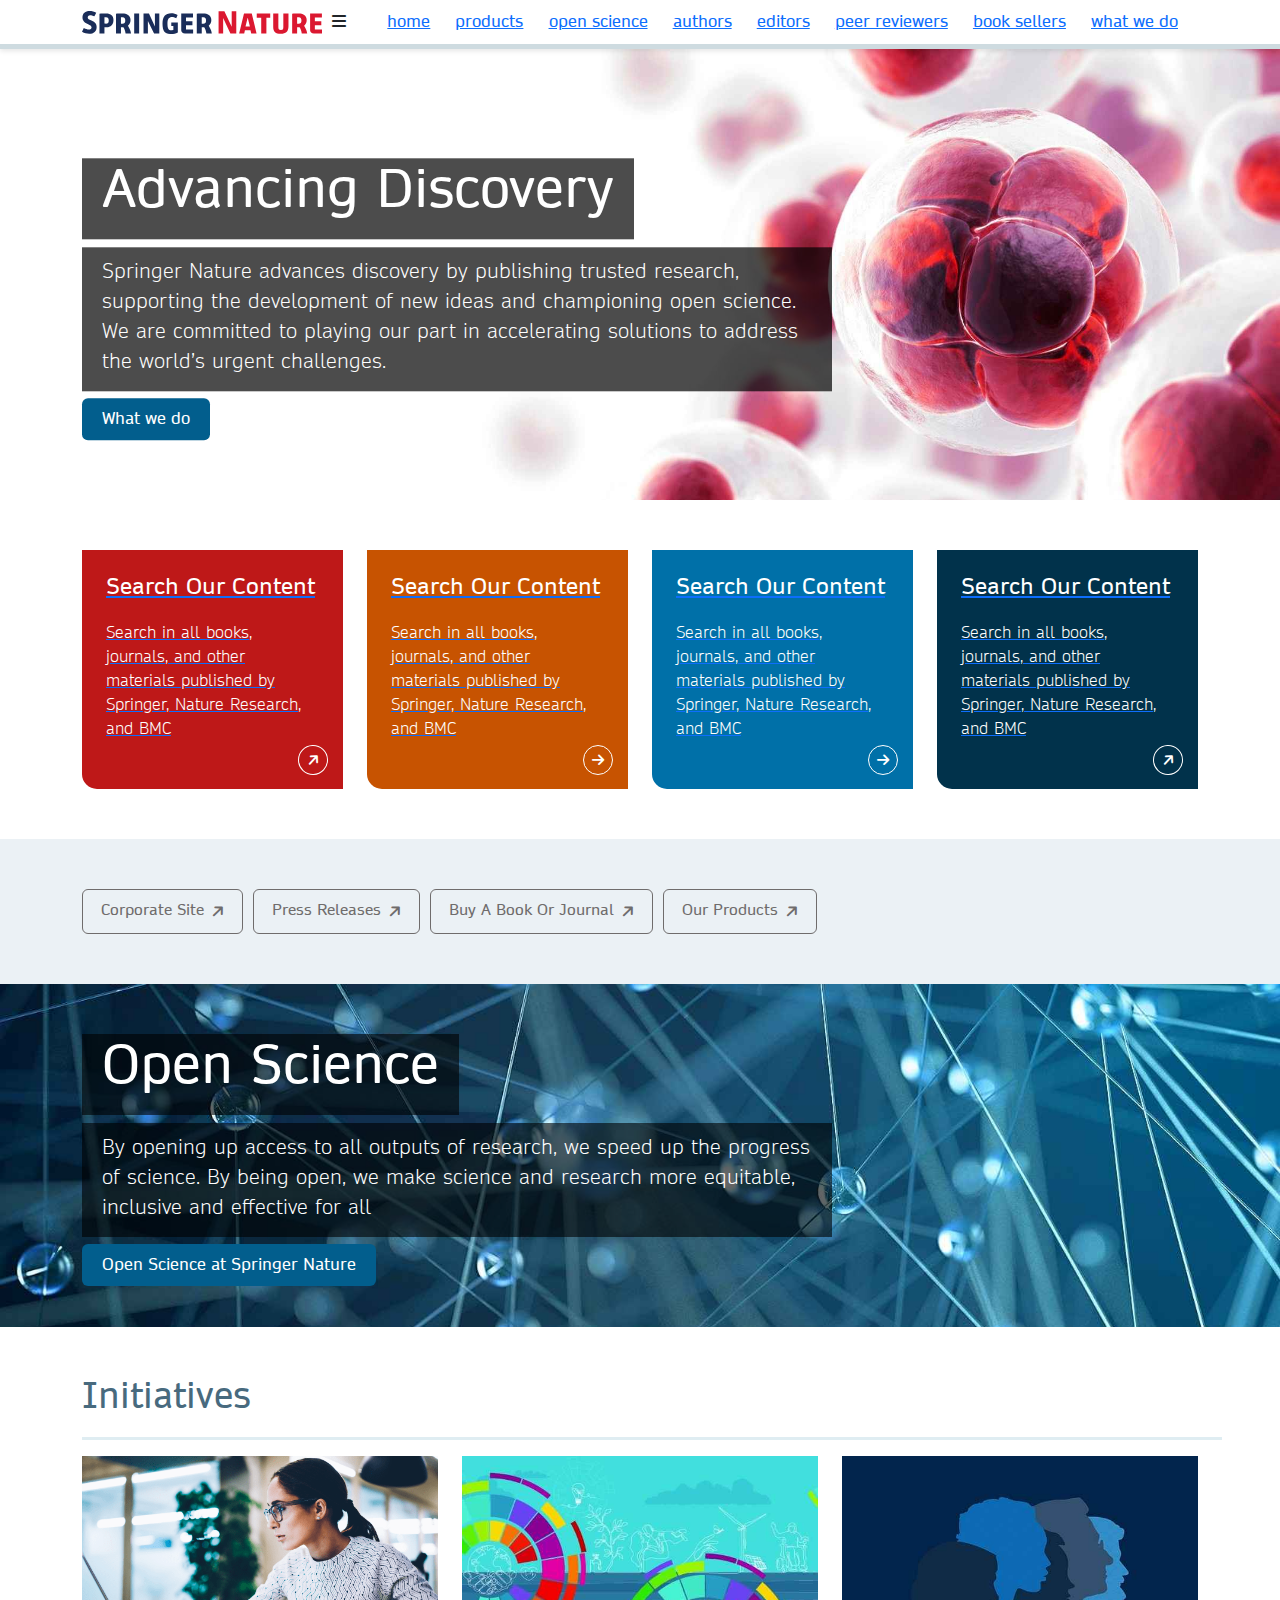
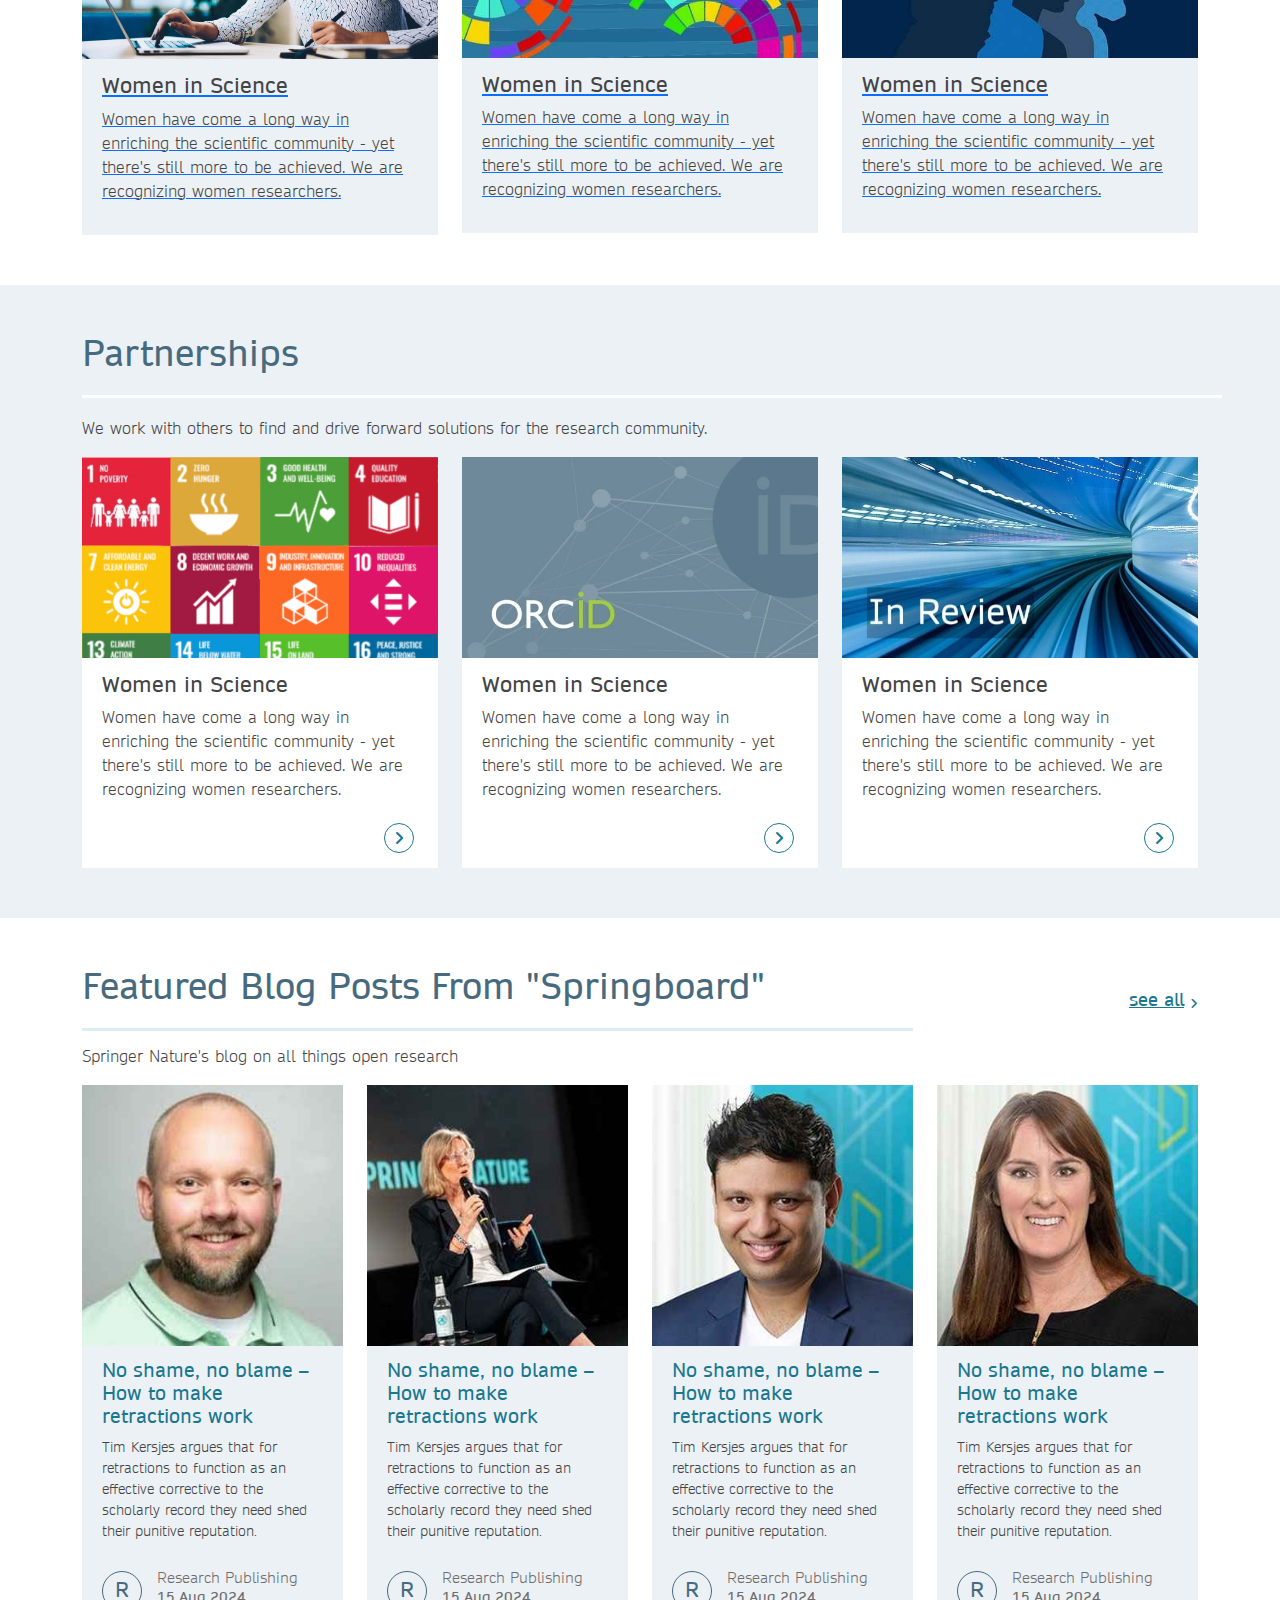
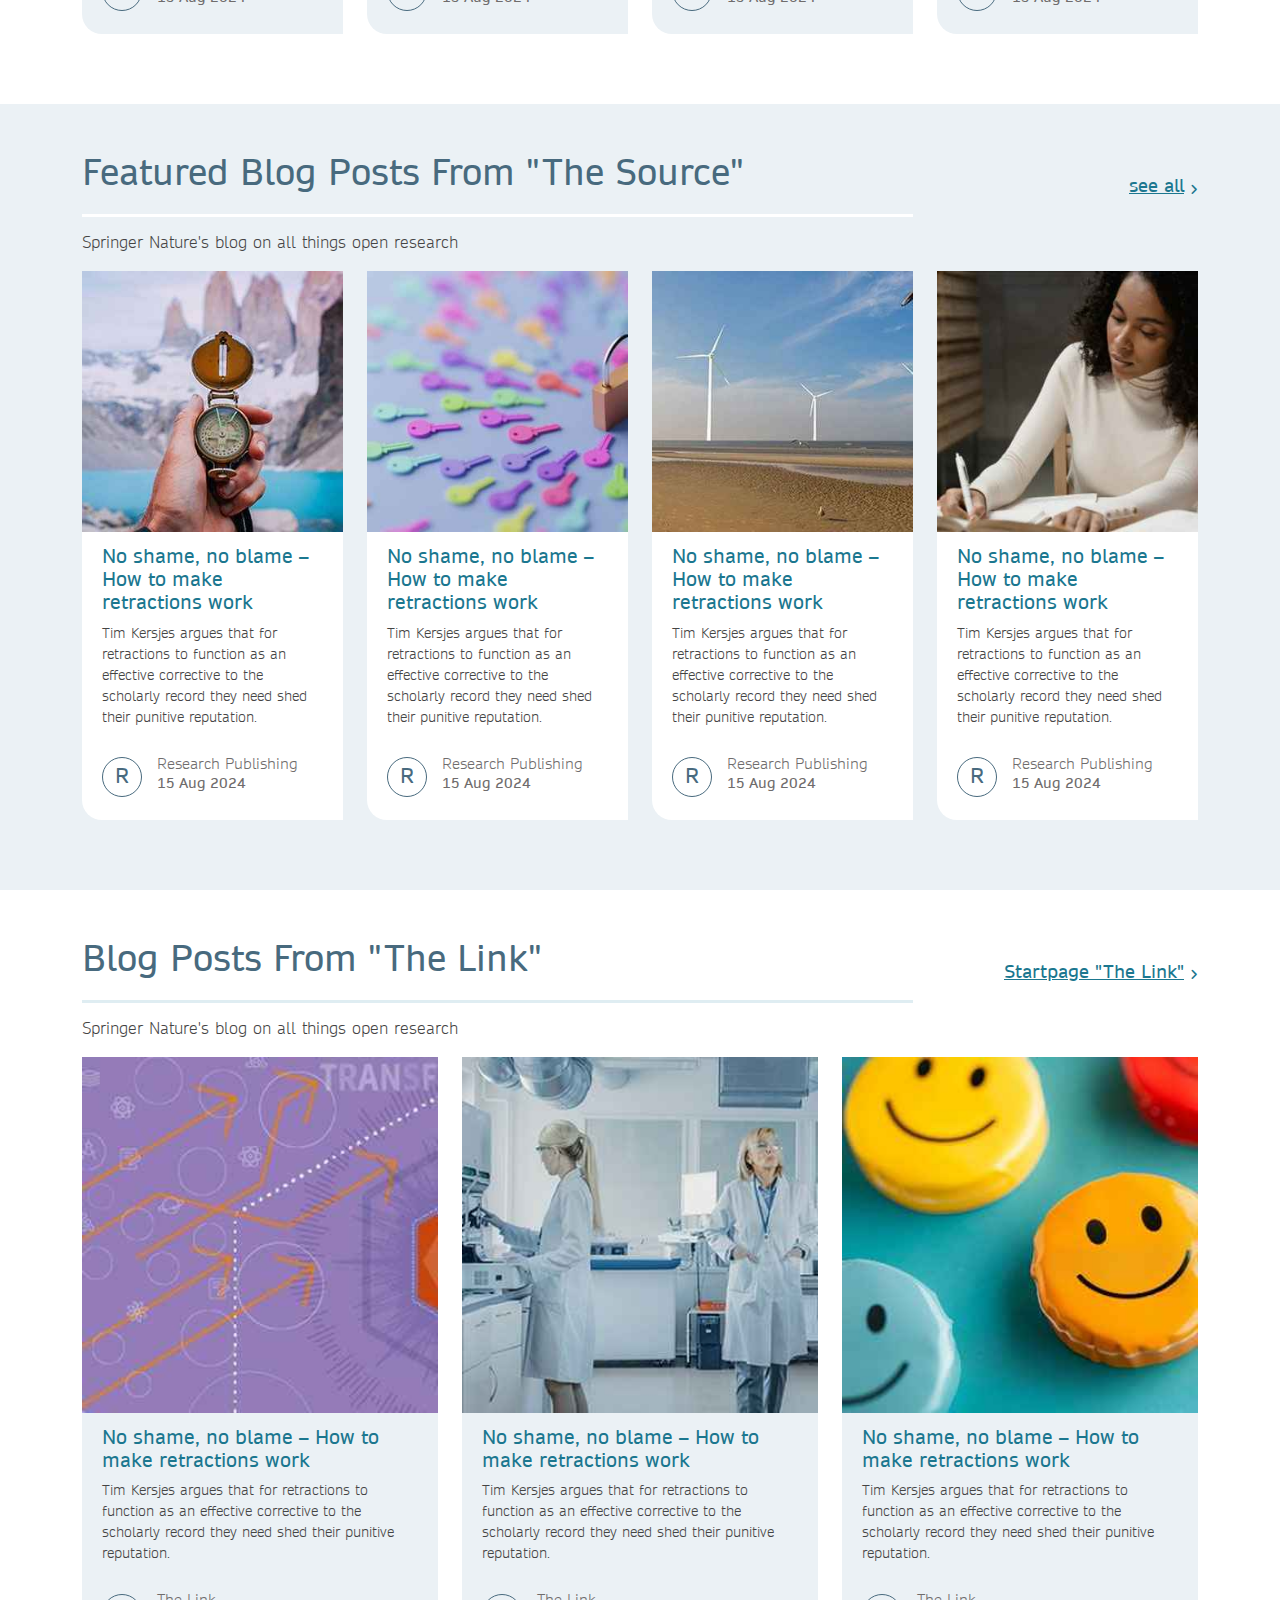
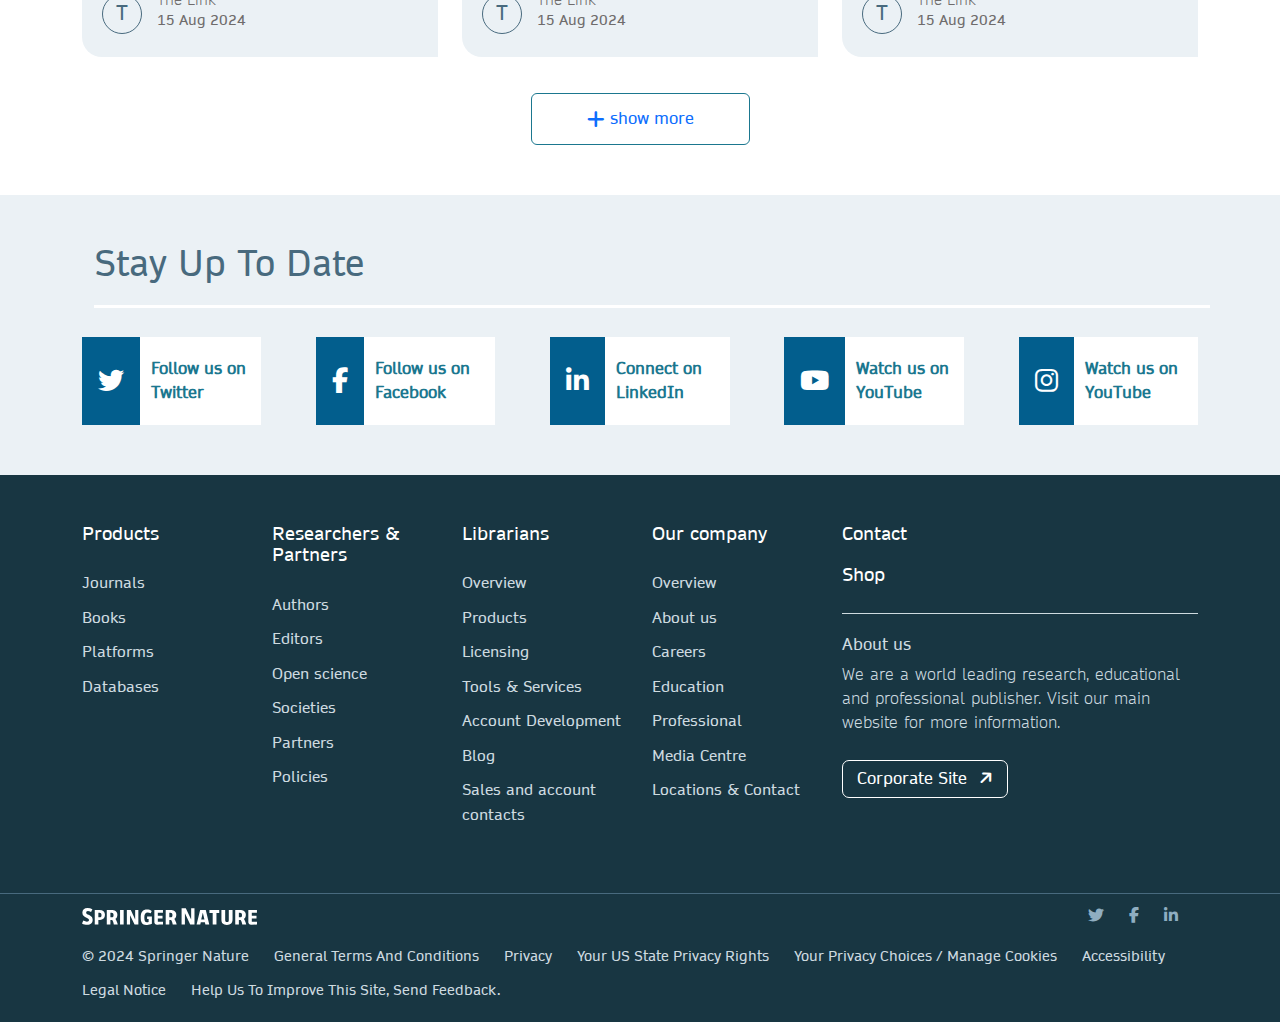
<file: index.html>
<!DOCTYPE html>
<html lang="en">
<head>
    <meta charset="UTF-8">
    <meta name="viewport" content="width=device-width, initial-scale=1.0">
    <title>Springer Nature</title>
    <link rel="stylesheet" href="assets/css/bootstrap.min.css">
    <link rel="stylesheet" href="https://cdnjs.cloudflare.com/ajax/libs/font-awesome/6.7.1/css/all.min.css">
    <link rel="stylesheet" href="assets/css/owl.carousel.min.css">
    <link rel="stylesheet" type="text/css" href="assets/css/style.css">
    <link rel="stylesheet" type="text/css" href="assets/css/responsive.css">
</head>
<body>

    <header class="desktop-menu">
        <div class="container">
            <nav>
                
                <a href="index.html" class="logo"> <img src="assets/images/logo.svg" class="img-fluid"/> </a>

                <div class="toggle4">
                    <i class="fa-solid fa-bars"></i>
                </div>

                <div class="collapse-menu"> 
                    <ul>
                        <!-- <li>
                            <div class="search-menu">
                                <i class="fa-solid fa-magnifying-glass"></i>
                                <p>search</p>
                            </div>
                        </li> -->

                        <li><a href="index.html">home</a></li>
                        <li><a href="products.html">products</a></li>
                        <li><a href="open-science.html">open science</a></li>
                        <li><a href="authors.html">authors</a></li>
                        <li><a href="editors.html">editors</a></li>
                        <li><a href="reviewers.html">peer reviewers</a></li>
                        <li><a href="booksellers.html">book sellers</a></li>
                        <li><a href="advancing-discovery.html">what we do</a></li>

                    </ul>
                </div>

                <!-- <div class="toggle-menu">
                    <div class="toggle">
                        <i class="fa-solid fa-bars"></i> <p>menu</p>
                        <div class="menu-list">
                            <ul>
                                <li><a href="index.html">home</a></li>
                                <li><a href="products.html">products</a></li>
                                <li><a href="open-science.html">open science</a></li>
                                <li><a href="authors.html">authors</a></li>
                                <li><a href="editors.html">editors</a></li>
                                <li><a href="reviewers.html">peer reviewers</a></li>
                                <li><a href="#">policies</a></li>
                                <li><a href="#">librarians</a></li>
                                <li><a href="booksellers.html">booksellers</a></li>
                                <li><a href="#">societies</a></li>
                                <li><a href="#">partners</a></li>
                                <li><a href="#">shop</a></li>
                                <li><a href="#">what we do</a></li>
                                <li><a href="#">contact</a></li>
                            </ul>

                            <div class="seperator1"></div>
    
                            <ul>
                                <li><a href="#">corporate site</a> <i class="fa-solid fa-arrow-right"></i></li>
                                <li><a href="#">media center</a> <i class="fa-solid fa-arrow-right"></i></li>
                            </ul>
                        </div>
                    </div>
                </div> -->
            </nav>
        </div>
    </header>

    <section class="homebanner">
        <div class="container absolute-center">
            <div class="row">
                <div class="col-lg-12 col-md-12 col-12">
                    <div class="banner-content">
                        <h1>Advancing Discovery</h1>
                        <p>Springer Nature advances discovery by publishing trusted research, supporting the development of new ideas and championing open science. We are committed to playing our part in accelerating solutions to address the world’s urgent challenges.
                        </p>
                        <div class="button1">
                            <a href="advancing-discovery.html">What we do</a>
                        </div>
                    </div>
                </div>
            </div>
        </div>
    </section>

    <section class="white-section">
        <div class="container">
            <div class="row">
                <div class="col-lg-3 col-md-6 col-12 m20">
                    <div class="column-wrapper">
                        <a href="#">
                            <div class="column background-red">
                                <h3>search our content</h3>
                                <p>Search in all books, journals, and other materials published by Springer, Nature Research, and BMC</p>
                                <div class="icon icon1">
                                    <i class="fa-solid fa-arrow-right"></i>
                                </div>
                            </div>
                        </a>
                    </div>
                </div>
                <div class="col-lg-3 col-md-6 col-12 m20">
                    <div class="column-wrapper">
                        <a href="licensing.html">
                            <div class="column background-yellow">
                                <h3>search our content</h3>
                                <p>Search in all books, journals, and other materials published by Springer, Nature Research, and BMC</p>
                                <div class="icon">
                                    <i class="fa-solid fa-arrow-right"></i>
                                </div>
                            </div>
                        </a>
                    </div>
                </div>
                <div class="col-lg-3 col-md-6 col-12 m20">
                    <div class="column-wrapper">
                        <a href="authors.html">
                            <div class="column background-lightblue">
                                <h3>search our content</h3>
                                <p>Search in all books, journals, and other materials published by Springer, Nature Research, and BMC</p>
                                <div class="icon">
                                    <i class="fa-solid fa-arrow-right"></i>
                                </div>
                            </div>
                        </a>
                    </div>
                </div>
                <div class="col-lg-3 col-md-6 col-12 m20">
                    <div class="column-wrapper">
                        <a href="contact.html">
                            <div class="column background-darkblue">
                                <h3>search our content</h3>
                                <p>Search in all books, journals, and other materials published by Springer, Nature Research, and BMC</p>
                                <div class="icon icon1">
                                    <i class="fa-solid fa-arrow-right"></i>
                                </div>
                            </div>
                        </a>
                    </div>
                </div>
            </div> 
        </div>
    </section>

    <section class="white-section gray-section">
        <div class="container">
            <div class="row gx-0 justify-content-left">
                <div class="links-buttonflex">
                    <div class="links-button">    
                        <a href="group.html">Corporate site <i class="fa-solid fa-arrow-right"></i></a>
                    </div>
                    <div class="links-button">    
                        <a href="press-releases.html">Press releases <i class="fa-solid fa-arrow-right"></i></a>
                    </div>
                    <div class="links-button">    
                        <a href="#">Buy a book or journal <i class="fa-solid fa-arrow-right"></i></a>
                    </div>
                    <div class="links-button">    
                        <a href="products.html">Our products <i class="fa-solid fa-arrow-right"></i></a>
                    </div>
                </div>
            </div>
        </div>
    </section>

    <section class="white-section cta-banner1">
        <div class="container">
            <div class="row">
                <div class="col-12">
                    <div class="cta-banner-content">
                        <h2 class="title">Open Science</h2>
                        <p>By opening up access to all outputs of research, we speed up the progress of science. By being open, we make science and research more equitable, inclusive and effective for all</p>
                        <div class="button1 button2">
                            <a href="open-science.html">Open Science at Springer Nature</a>
                        </div>
                    </div>
                </div>
            </div>
        </div>
    </section>

    <section class="initiative-section">
        <div class="container">
            <div class="row">
                <h3 class="subheading">initiatives</h3>
            </div>
            <div class="row mt-3">
            
                <div class="col-lg-4 col-md-6 col-12 m20">
                    <div class="initiative-wrapper">
                        <a href="women-in-science.html">
                            <div class="initiative-column">
                                <div class="initiative-header">
                                    <img src="assets/images/initiative/1.png" class="img-fluid" alt="">
                                </div>
                                <div class="initiative-body">
                                    <h3 class="initiative-heading">Women in Science </h3>
                                    <p>Women have come a long way in enriching the scientific community - yet there's still more to be achieved. We are recognizing women researchers.</p>
                                </div>
                            </div>
                        </a>
                    </div>
                </div>
                <div class="col-lg-4 col-md-6 col-12 m20">
                    <div class="initiative-wrapper">
                        <a href="sdg-programme.html">
                            <div class="initiative-column">
                                <div class="initiative-header">
                                    <img src="assets/images/initiative/2.jpg" class="img-fluid" alt="">
                                </div>
                                <div class="initiative-body">
                                    <h3 class="initiative-heading">Women in Science </h3>
                                    <p>Women have come a long way in enriching the scientific community - yet there's still more to be achieved. We are recognizing women researchers.</p>
                                </div>
                            </div>
                        </a>
                    </div>
                </div>
                <div class="col-lg-4 col-md-6 col-12 m20">
                    <div class="initiative-wrapper">
                        <a href="dei-for-editors.html">
                            <div class="initiative-column">
                                <div class="initiative-header">
                                    <img src="assets/images/initiative/3.jpg" class="img-fluid" alt="">
                                </div>
                                <div class="initiative-body">
                                    <h3 class="initiative-heading">Women in Science </h3>
                                    <p>Women have come a long way in enriching the scientific community - yet there's still more to be achieved. We are recognizing women researchers.</p>
                                </div>
                            </div>
                        </a>
                    </div>
                </div>
            </div>
        </div>
    </section>

    <section class="partnership-section gray-section">
        <div class="container">
            <div class="row">
                <h3 class="subheading">partnerships</h3>
                <p class="blue-text">We work with others to find and drive forward solutions for the research community.</p>
            </div>
            <div class="row mt-3">
            
                <div class="col-lg-4 col-md-6 col-12 m20">
                    <div class="partnership-column">
                        <div class="partnership-header">
                            <img src="assets/images/partnership/1.png" class="img-fluid" alt="">
                        </div>
                        <div class="partnership-body">
                            <h3 class="initiative-heading">Women in Science </h3>
                            <p>Women have come a long way in enriching the scientific community - yet there's still more to be achieved. We are recognizing women researchers.</p>

                            <div class="right-icon">
                                <i class="fa-solid fa-angle-right"></i>
                            </div>
                        </div>
                    </div>
                </div>
                <div class="col-lg-4 col-md-6 col-12 m20">
                    <div class="partnership-column">
                        <div class="partnership-header">
                            <img src="assets/images/partnership/2.jpg" class="img-fluid" alt="">
                        </div>
                        <div class="partnership-body">
                            <h3 class="partnership-heading">Women in Science </h3>
                            <p>Women have come a long way in enriching the scientific community - yet there's still more to be achieved. We are recognizing women researchers.</p>

                            <div class="right-icon">
                                <i class="fa-solid fa-angle-right"></i>
                            </div>
                        </div>
                    </div>
                </div>
                <div class="col-lg-4 col-md-6 col-12 m20">
                    <div class="partnership-column">
                        <div class="partnership-header">
                            <img src="assets/images/partnership/3.jpg" class="img-fluid" alt="">
                        </div>
                        <div class="partnership-body">
                            <h3 class="partnership-heading">Women in Science </h3>
                            <p>Women have come a long way in enriching the scientific community - yet there's still more to be achieved. We are recognizing women researchers.</p>

                            <div class="right-icon">
                                <i class="fa-solid fa-angle-right"></i>
                            </div>
                        </div>
                    </div>
                </div>
            </div>
        </div>
    </section>

    <section class="blog-section">
        <div class="container">
            <div class="row justify-content-between">
                <div class="col-lg-9 col-md-9 col-12">
                    <h3 class="subheading">Featured blog posts from "Springboard"</h3>
                    <p>Springer Nature's blog on all things open research</p>
                </div>
                <div class="col-lg-3 col-md-3 col-12">
                    <div class="view-search">
                        <a href="#">see all</a> <i class="fa-solid fa-angle-right"></i>
                    </div>
                </div>
            </div>
            <div class="row">
               <div class="col-lg-3 col-md-6 col-12 m20">
                <div class="blog-column">
                    <div class="blog-header">
                        <img src="assets/images/blog/01.jpg" class="img-fluid" alt="">
                    </div>
                    <div class="blog-body">
                        <h3 class="blog-heading">No shame, no blame – How to make retractions work</h3>
                        <p>Tim Kersjes argues that for retractions to function as an effective corrective to the scholarly record they need shed their punitive reputation.</p>
                    </div>
                    <div class="blog-footer">
                        <div class="blog-icon">
                            <h3>r</h3>
                        </div>
                        <div class="blog-text">
                            <p>research publishing</p>
                            <h5>15 aug 2024</h5>
                        </div>
                    </div>
                </div>
               </div>
               <div class="col-lg-3 col-md-6 col-12 m20">
                <div class="blog-column">
                    <div class="blog-header">
                        <img src="assets/images/blog/02.jpg" class="img-fluid" alt="">
                    </div>
                    <div class="blog-body">
                        <h3 class="blog-heading">No shame, no blame – How to make retractions work</h3>
                        <p>Tim Kersjes argues that for retractions to function as an effective corrective to the scholarly record they need shed their punitive reputation.</p>
                    </div>
                    <div class="blog-footer">
                        <div class="blog-icon">
                            <h3>r</h3>
                        </div>
                        <div class="blog-text">
                            <p>research publishing</p>
                            <h5>15 aug 2024</h5>
                        </div>
                    </div>
                </div>
               </div>
               <div class="col-lg-3 col-md-6 col-12 m20">
                <div class="blog-column">
                    <div class="blog-header">
                        <img src="assets/images/blog/03.jpg" class="img-fluid" alt="">
                    </div>
                    <div class="blog-body">
                        <h3 class="blog-heading">No shame, no blame – How to make retractions work</h3>
                        <p>Tim Kersjes argues that for retractions to function as an effective corrective to the scholarly record they need shed their punitive reputation.</p>
                    </div>
                    <div class="blog-footer">
                        <div class="blog-icon">
                            <h3>r</h3>
                        </div>
                        <div class="blog-text">
                            <p>research publishing</p>
                            <h5>15 aug 2024</h5>
                        </div>
                    </div>
                </div>
               </div>
               <div class="col-lg-3 col-md-6 col-12 m20">
                <div class="blog-column">
                    <div class="blog-header">
                        <img src="assets/images/blog/04.jpg" class="img-fluid" alt="">
                    </div>
                    <div class="blog-body">
                        <h3 class="blog-heading">No shame, no blame – How to make retractions work</h3>
                        <p>Tim Kersjes argues that for retractions to function as an effective corrective to the scholarly record they need shed their punitive reputation.</p>
                    </div>
                    <div class="blog-footer">
                        <div class="blog-icon">
                            <h3>r</h3>
                        </div>
                        <div class="blog-text">
                            <p>research publishing</p>
                            <h5>15 aug 2024</h5>
                        </div>
                    </div>
                </div>
               </div>
            </div>
        </div>
    </section>

    <section class="blog-section blog-section2 gray-section">
        <div class="container">
            <div class="row justify-content-between">
                <div class="col-lg-9 col-md-9 col-12">
                    <h3 class="subheading">Featured blog posts from "The Source"</h3>
                    <p>Springer Nature's blog on all things open research</p>
                </div>
                <div class="col-lg-3 col-md-3 col-12">
                    <div class="view-search">
                        <a href="#">see all</a> <i class="fa-solid fa-angle-right"></i>
                    </div>
                </div>
            </div>
            <div class="row">
               <div class="col-lg-3 col-md-6 col-12 m20">
                <div class="blog-column bg-white">
                    <div class="blog-header">
                        <img src="assets/images/blog/05.jpg" class="img-fluid" alt="">
                    </div>
                    <div class="blog-body">
                        <h3 class="blog-heading">No shame, no blame – How to make retractions work</h3>
                        <p>Tim Kersjes argues that for retractions to function as an effective corrective to the scholarly record they need shed their punitive reputation.</p>
                    </div>
                    <div class="blog-footer">
                        <div class="blog-icon">
                            <h3>r</h3>
                        </div>
                        <div class="blog-text">
                            <p>research publishing</p>
                            <h5>15 aug 2024</h5>
                        </div>
                    </div>
                </div>
               </div>
               <div class="col-lg-3 col-md-6 col-12 m20">
                <div class="blog-column bg-white">
                    <div class="blog-header">
                        <img src="assets/images/blog/06.jpg" class="img-fluid" alt="">
                    </div>
                    <div class="blog-body">
                        <h3 class="blog-heading">No shame, no blame – How to make retractions work</h3>
                        <p>Tim Kersjes argues that for retractions to function as an effective corrective to the scholarly record they need shed their punitive reputation.</p>
                    </div>
                    <div class="blog-footer">
                        <div class="blog-icon">
                            <h3>r</h3>
                        </div>
                        <div class="blog-text">
                            <p>research publishing</p>
                            <h5>15 aug 2024</h5>
                        </div>
                    </div>
                </div>
               </div>
               <div class="col-lg-3 col-md-6 col-12 m20">
                <div class="blog-column bg-white">
                    <div class="blog-header">
                        <img src="assets/images/blog/08.jpg" class="img-fluid" alt="">
                    </div>
                    <div class="blog-body">
                        <h3 class="blog-heading">No shame, no blame – How to make retractions work</h3>
                        <p>Tim Kersjes argues that for retractions to function as an effective corrective to the scholarly record they need shed their punitive reputation.</p>
                    </div>
                    <div class="blog-footer">
                        <div class="blog-icon">
                            <h3>r</h3>
                        </div>
                        <div class="blog-text">
                            <p>research publishing</p>
                            <h5>15 aug 2024</h5>
                        </div>
                    </div>
                </div>
               </div>
               <div class="col-lg-3 col-md-6 col-12 m20">
                <div class="blog-column bg-white">
                    <div class="blog-header">
                        <img src="assets/images/blog/07.jpg" class="img-fluid" alt="">
                    </div>
                    <div class="blog-body">
                        <h3 class="blog-heading">No shame, no blame – How to make retractions work</h3>
                        <p>Tim Kersjes argues that for retractions to function as an effective corrective to the scholarly record they need shed their punitive reputation.</p>
                    </div>
                    <div class="blog-footer">
                        <div class="blog-icon">
                            <h3>r</h3>
                        </div>
                        <div class="blog-text">
                            <p>research publishing</p>
                            <h5>15 aug 2024</h5>
                        </div>
                    </div>
                </div>
               </div>
            </div>
        </div>
    </section>

    <section class="blog-section">
        <div class="container">
            <div class="row justify-content-between">
                <div class="col-lg-9 col-md-9 col-12">
                    <h3 class="subheading">Blog posts from "The Link"</h3>
                    <p>Springer Nature's blog on all things open research</p>
                </div>
                <div class="col-lg-3 col-md-3 col-12">
                    <div class="view-search">
                        <a href="#">Startpage "The Link"</a> <i class="fa-solid fa-angle-right"></i>
                    </div>
                </div>
            </div>
            <div class="row">
               <div class="col-lg-4 col-md-6 col-12 m20 mt20 content">
                <div class="blog-column">
                    <div class="blog-header">
                        <img src="assets/images/blog/09.jpg" class="img-fluid" alt="">
                    </div>
                    <div class="blog-body">
                        <h3 class="blog-heading">No shame, no blame – How to make retractions work</h3>
                        <p>Tim Kersjes argues that for retractions to function as an effective corrective to the scholarly record they need shed their punitive reputation.</p>
                    </div>
                    <div class="blog-footer">
                        <div class="blog-icon">
                            <h3>t</h3>
                        </div>
                        <div class="blog-text">
                            <p>the link</p>
                            <h5>15 aug 2024</h5>
                        </div>
                    </div>
                </div>
               </div>
               <div class="col-lg-4 col-md-6 col-12 m20  mt20 content">
                <div class="blog-column">
                    <div class="blog-header">
                        <img src="assets/images/blog/010.jpg" class="img-fluid" alt="">
                    </div>
                    <div class="blog-body">
                        <h3 class="blog-heading">No shame, no blame – How to make retractions work</h3>
                        <p>Tim Kersjes argues that for retractions to function as an effective corrective to the scholarly record they need shed their punitive reputation.</p>
                    </div>
                    <div class="blog-footer">
                        <div class="blog-icon">
                            <h3>t</h3>
                        </div>
                        <div class="blog-text">
                            <p>the link</p>
                            <h5>15 aug 2024</h5>
                        </div>
                    </div>
                </div>
               </div>
               <div class="col-lg-4 col-md-6 col-12 m20 mt20 content">
                <div class="blog-column">
                    <div class="blog-header">
                        <img src="assets/images/blog/011.jpg" class="img-fluid" alt="">
                    </div>
                    <div class="blog-body">
                        <h3 class="blog-heading">No shame, no blame – How to make retractions work</h3>
                        <p>Tim Kersjes argues that for retractions to function as an effective corrective to the scholarly record they need shed their punitive reputation.</p>
                    </div>
                    <div class="blog-footer">
                        <div class="blog-icon">
                            <h3>t</h3>
                        </div>
                        <div class="blog-text">
                            <p>the link</p>
                            <h5>15 aug 2024</h5>
                        </div>
                    </div>
                </div>
               </div>
               <div class="col-lg-4 col-md-6 col-12 m20 mt20 content">
                <div class="blog-column">
                    <div class="blog-header">
                        <img src="assets/images/blog/09.jpg" class="img-fluid" alt="">
                    </div>
                    <div class="blog-body">
                        <h3 class="blog-heading">No shame, no blame – How to make retractions work</h3>
                        <p>Tim Kersjes argues that for retractions to function as an effective corrective to the scholarly record they need shed their punitive reputation.</p>
                    </div>
                    <div class="blog-footer">
                        <div class="blog-icon">
                            <h3>t</h3>
                        </div>
                        <div class="blog-text">
                            <p>the link</p>
                            <h5>15 aug 2024</h5>
                        </div>
                    </div>
                </div>
               </div>
               <div class="col-lg-4 col-md-6 col-12 m20 mt20 content">
                <div class="blog-column">
                    <div class="blog-header">
                        <img src="assets/images/blog/010.jpg" class="img-fluid" alt="">
                    </div>
                    <div class="blog-body">
                        <h3 class="blog-heading">No shame, no blame – How to make retractions work</h3>
                        <p>Tim Kersjes argues that for retractions to function as an effective corrective to the scholarly record they need shed their punitive reputation.</p>
                    </div>
                    <div class="blog-footer">
                        <div class="blog-icon">
                            <h3>t</h3>
                        </div>
                        <div class="blog-text">
                            <p>the link</p>
                            <h5>15 aug 2024</h5>
                        </div>
                    </div>
                </div>
               </div>
               <div class="col-lg-4 col-md-6 col-12 m20 mt20 content">
                <div class="blog-column">
                    <div class="blog-header">
                        <img src="assets/images/blog/011.jpg" class="img-fluid" alt="">
                    </div>
                    <div class="blog-body">
                        <h3 class="blog-heading">No shame, no blame – How to make retractions work</h3>
                        <p>Tim Kersjes argues that for retractions to function as an effective corrective to the scholarly record they need shed their punitive reputation.</p>
                    </div>
                    <div class="blog-footer">
                        <div class="blog-icon">
                            <h3>t</h3>
                        </div>
                        <div class="blog-text">
                            <p>the link</p>
                            <h5>15 aug 2024</h5>
                        </div>
                    </div>
                </div>
               </div>
               <div class="col-lg-4 col-md-6 col-12 m20 mt20 content">
                <div class="blog-column">
                    <div class="blog-header">
                        <img src="assets/images/blog/09.jpg" class="img-fluid" alt="">
                    </div>
                    <div class="blog-body">
                        <h3 class="blog-heading">No shame, no blame – How to make retractions work</h3>
                        <p>Tim Kersjes argues that for retractions to function as an effective corrective to the scholarly record they need shed their punitive reputation.</p>
                    </div>
                    <div class="blog-footer">
                        <div class="blog-icon">
                            <h3>t</h3>
                        </div>
                        <div class="blog-text">
                            <p>the link</p>
                            <h5>15 aug 2024</h5>
                        </div>
                    </div>
                </div>
               </div>
               <div class="col-lg-4 col-md-6 col-12 m20 mt20 content">
                <div class="blog-column">
                    <div class="blog-header">
                        <img src="assets/images/blog/010.jpg" class="img-fluid" alt="">
                    </div>
                    <div class="blog-body">
                        <h3 class="blog-heading">No shame, no blame – How to make retractions work</h3>
                        <p>Tim Kersjes argues that for retractions to function as an effective corrective to the scholarly record they need shed their punitive reputation.</p>
                    </div>
                    <div class="blog-footer">
                        <div class="blog-icon">
                            <h3>t</h3>
                        </div>
                        <div class="blog-text">
                            <p>the link</p>
                            <h5>15 aug 2024</h5>
                        </div>
                    </div>
                </div>
               </div>
               <div class="col-lg-4 col-md-6 col-12 m20 mt20 content">
                <div class="blog-column">
                    <div class="blog-header">
                        <img src="assets/images/blog/011.jpg" class="img-fluid" alt="">
                    </div>
                    <div class="blog-body">
                        <h3 class="blog-heading">No shame, no blame – How to make retractions work</h3>
                        <p>Tim Kersjes argues that for retractions to function as an effective corrective to the scholarly record they need shed their punitive reputation.</p>
                    </div>
                    <div class="blog-footer">
                        <div class="blog-icon">
                            <h3>t</h3>
                        </div>
                        <div class="blog-text">
                            <p>the link</p>
                            <h5>15 aug 2024</h5>
                        </div>
                    </div>
                </div>
               </div>
               <div class="col-lg-4 col-md-6 col-12 m20 mt20 content">
                <div class="blog-column">
                    <div class="blog-header">
                        <img src="assets/images/blog/09.jpg" class="img-fluid" alt="">
                    </div>
                    <div class="blog-body">
                        <h3 class="blog-heading">No shame, no blame – How to make retractions work</h3>
                        <p>Tim Kersjes argues that for retractions to function as an effective corrective to the scholarly record they need shed their punitive reputation.</p>
                    </div>
                    <div class="blog-footer">
                        <div class="blog-icon">
                            <h3>t</h3>
                        </div>
                        <div class="blog-text">
                            <p>the link</p>
                            <h5>15 aug 2024</h5>
                        </div>
                    </div>
                </div>
               </div>
               <div class="col-lg-4 col-md-6 col-12 m20 mt20 content">
                <div class="blog-column">
                    <div class="blog-header">
                        <img src="assets/images/blog/010.jpg" class="img-fluid" alt="">
                    </div>
                    <div class="blog-body">
                        <h3 class="blog-heading">No shame, no blame – How to make retractions work</h3>
                        <p>Tim Kersjes argues that for retractions to function as an effective corrective to the scholarly record they need shed their punitive reputation.</p>
                    </div>
                    <div class="blog-footer">
                        <div class="blog-icon">
                            <h3>t</h3>
                        </div>
                        <div class="blog-text">
                            <p>the link</p>
                            <h5>15 aug 2024</h5>
                        </div>
                    </div>
                </div>
               </div>
               <div class="col-lg-4 col-md-6 col-12 m20 mt20 content">
                <div class="blog-column">
                    <div class="blog-header">
                        <img src="assets/images/blog/011.jpg" class="img-fluid" alt="">
                    </div>
                    <div class="blog-body">
                        <h3 class="blog-heading">No shame, no blame – How to make retractions work</h3>
                        <p>Tim Kersjes argues that for retractions to function as an effective corrective to the scholarly record they need shed their punitive reputation.</p>
                    </div>
                    <div class="blog-footer">
                        <div class="blog-icon">
                            <h3>t</h3>
                        </div>
                        <div class="blog-text">
                            <p>the link</p>
                            <h5>15 aug 2024</h5>
                        </div>
                    </div>
                </div>
               </div>
               <div class="col-lg-4 col-md-6 col-12 m20 mt20 content">
                <div class="blog-column">
                    <div class="blog-header">
                        <img src="assets/images/blog/09.jpg" class="img-fluid" alt="">
                    </div>
                    <div class="blog-body">
                        <h3 class="blog-heading">No shame, no blame – How to make retractions work</h3>
                        <p>Tim Kersjes argues that for retractions to function as an effective corrective to the scholarly record they need shed their punitive reputation.</p>
                    </div>
                    <div class="blog-footer">
                        <div class="blog-icon">
                            <h3>t</h3>
                        </div>
                        <div class="blog-text">
                            <p>the link</p>
                            <h5>15 aug 2024</h5>
                        </div>
                    </div>
                </div>
               </div>
               <div class="col-lg-4 col-md-6 col-12 m20 mt20 content">
                <div class="blog-column">
                    <div class="blog-header">
                        <img src="assets/images/blog/010.jpg" class="img-fluid" alt="">
                    </div>
                    <div class="blog-body">
                        <h3 class="blog-heading">No shame, no blame – How to make retractions work</h3>
                        <p>Tim Kersjes argues that for retractions to function as an effective corrective to the scholarly record they need shed their punitive reputation.</p>
                    </div>
                    <div class="blog-footer">
                        <div class="blog-icon">
                            <h3>t</h3>
                        </div>
                        <div class="blog-text">
                            <p>the link</p>
                            <h5>15 aug 2024</h5>
                        </div>
                    </div>
                </div>
               </div>
               <div class="col-lg-4 col-md-6 col-12 m20 mt20 content">
                <div class="blog-column">
                    <div class="blog-header">
                        <img src="assets/images/blog/011.jpg" class="img-fluid" alt="">
                    </div>
                    <div class="blog-body">
                        <h3 class="blog-heading">No shame, no blame – How to make retractions work</h3>
                        <p>Tim Kersjes argues that for retractions to function as an effective corrective to the scholarly record they need shed their punitive reputation.</p>
                    </div>
                    <div class="blog-footer">
                        <div class="blog-icon">
                            <h3>t</h3>
                        </div>
                        <div class="blog-text">
                            <p>the link</p>
                            <h5>15 aug 2024</h5>
                        </div>
                    </div>
                </div>
               </div>
            </div>

            <div class="col-12 justify-content-center text-center mt-3">
                <div class="load-button">
                    <a href="#"><i class="fa-solid fa-plus plusicon"></i> <i class="fa-solid fa-minus minusicon"></i> show more</a>
                </div>
            </div>
        </div>
    </section>

    <section class="social-background">
        <div class="container">
            <div class="row">
                <div class="col-12">
                    <h3 class="subheading">Stay up to date</h3>
                </div>
            </div>
            <div class="row justify-content-between gx-2">
                <div class="col-lg-2 col-md-3 col-12 m20">
                    <div class="sc-links">
                        <a href="#">
                            <div class="socialbg-icon">
                                <div class="social-icon1">
                                    <i class="fa-brands fa-twitter"></i>
                                </div>
                                <div class="social-icon1txt">
                                    <p>Follow us on Twitter</p>
                                </div>
                            </div>
                        </a>
                    </div>
                </div>
                <div class="col-lg-2 col-md-3 col-12 m20">
                    <div class="sc-links">
                        <a href="#">
                            <div class="socialbg-icon">
                                <div class="social-icon1">
                                    <i class="fa-brands fa-facebook-f"></i>
                                </div>
                                <div class="social-icon1txt">
                                    <p>Follow us on Facebook</p>
                                </div>
                            </div>
                        </a>
                    </div>
                </div>
                <div class="col-lg-2 col-md-3 col-12 m20">
                    <div class="sc-links">
                        <a href="#">
                            <div class="socialbg-icon">
                                <div class="social-icon1">
                                    <i class="fa-brands fa-linkedin-in"></i>
                                </div>
                                <div class="social-icon1txt">
                                    <p>Connect on LinkedIn</p>
                                </div>
                            </div>
                        </a>
                    </div>
                </div>
                <div class="col-lg-2 col-md-3 col-12 m20">
                    <div class="sc-links">
                        <a href="#">
                            <div class="socialbg-icon">
                                <div class="social-icon1">
                                    <i class="fa-brands fa-youtube"></i>
                                </div>
                                <div class="social-icon1txt">
                                    <p>Watch us on YouTube</p>
                                </div>
                            </div>
                        </a>
                    </div>
                </div>
                <div class="col-lg-2 col-md-3 col-12 m20">
                    <div class="sc-links">
                        <a href="#">
                            <div class="socialbg-icon">
                                <div class="social-icon1">
                                    <i class="fa-brands fa-instagram"></i>
                                </div>
                                <div class="social-icon1txt">
                                    <p>Watch us on YouTube</p>
                                </div>
                            </div>
                        </a>
                    </div>
                </div>
            </div>
        </div>
    </section>

    <footer>
        <div class="container">
            <div class="row upper-footer">
                <div class="col-lg-8 col-md-12 col-12">
                    <div class="row">
                        <div class="col-lg-3 col-md-3 col-12">
                            <div class="footer-widget">
                                <h5>Products</h5>
                            </div>
                            <div class="footer-menu">
                                <ul>
                                    <li><a href="#"> Journals </a></li>
                                    <li><a href="#"> Books </a></li>
                                    <li><a href="#"> Platforms </a></li>
                                    <li><a href="#"> Databases </a></li>
                                </ul>
                            </div>
                        </div>
                        <div class="col-lg-3 col-md-3 col-12">
                            <div class="footer-widget">
                                <h5>Researchers & Partners</h5>
                            </div>
                            <div class="footer-menu">
                                <ul>
                                    <li><a href="#">Authors</a></li>
                                    <li><a href="#">Editors</a></li>
                                    <li><a href="#">Open science</a></li>
                                    <li><a href="#">Societies</a></li>
                                    <li><a href="#">Partners</a></li>
                                    <li><a href="#">Policies</a></li>
                                </ul>
                            </div>
                        </div>
                        <div class="col-lg-3 col-md-3 col-12">
                            <div class="footer-widget">
                                <h5>Librarians</h5>
                            </div>
                            <div class="footer-menu">
                                <ul>
                                    <li><a href="#">Overview</a></li>
                                    <li><a href="#">Products</a></li>
                                    <li><a href="#">Licensing</a></li>
                                    <li><a href="#">Tools & Services</a></li>
                                    <li><a href="#">Account Development</a></li>
                                    <li><a href="#">Blog</a></li>
                                    <li><a href="#">Sales and account contacts</a></li>
                                </ul>
                            </div>
                        </div>
                        <div class="col-lg-3 col-md-3 col-12">
                            <div class="footer-widget">
                                <h5>Our company</h5>
                            </div>
                            <div class="footer-menu">
                                <ul>
                                    <li><a href="#">Overview</a></li>
                                    <li><a href="#">About us</a></li>
                                    <li><a href="#">Careers</a></li>
                                    <li><a href="#">Education</a></li>
                                    <li><a href="#">Professional</a></li>
                                    <li><a href="#">Media Centre</a></li>
                                    <li><a href="#">Locations & Contact</a></li>
                                </ul>
                            </div>
                        </div>
                    </div>
                </div>
                <div class="col-lg-4 col-md-4 col-12">
                    <div class="footer-widget">
                        <h5 class="contact"><a href="contact.html">Contact</a></h5>
                        <h5 class="shop"><a href="#">Shop</a></h5>
                    </div>
                    <div class="seperator"></div>
                    <div class="footer-details">
                        <h6>About us</h6>
                        <p>We are a world leading research, educational and professional publisher. Visit our main website for more information.</p>
                    </div>
                    <div class="corporate-button">
                         <a href="group.html">corporate site <i class="fa-solid fa-arrow-right"></i> </a> 
                    </div>
                </div>
            </div>
        </div>
        <div class="bottom-footer">
            <div class="container">
                <div class="row">
                    <div class="col-lg-6 col-md-6 col-12">
                        <div class="footer-logo">
                            <img src="assets/images/white-logo.svg" class="img-fluid" alt="">
                        </div>
                    </div>
                    <div class="col-lg-6 col-md-6 col-12">
                        <div class="social-icon">
                            <ul>
                                <li><i class="fa-brands fa-twitter"></i></li>
                                <li><i class="fa-brands fa-facebook-f"></i></li>
                                <li><i class="fa-brands fa-linkedin-in"></i></li>
                            </ul>
                        </div>
                    </div>
                </div>
                <div class="row">
                    <div class="footerbottom-links">
                        <ul>
                            <li><a href="#">© 2024 Springer Nature</a></li>
                            <li><a href="#">General terms and conditions</a></li>
                            <li><a href="#">privacy</a></li>
                            <li><a href="#">Your US State Privacy Rights</a></li>
                            <li><a href="#">Your Privacy Choices / Manage Cookies</a></li>
                            <li><a href="#">Accessibility</a></li>
                            <li><a href="#">Legal notice</a></li>
                            <li><a href="#">Help us to improve this site, send feedback.</a></li>
                        </ul>
                    </div>
                </div>
            </div>
        </div>
    </footer>

    <script src="assets/js/jquery-3.7.1.min.js"></script>
    <script src="assets/js/bootstrap.bundle.min.js"></script>
    <script src="assets/js/owl.carousel.min.js"></script>
    <script src="assets/js/main.js"></script>
    
</body>
</html>
</file>
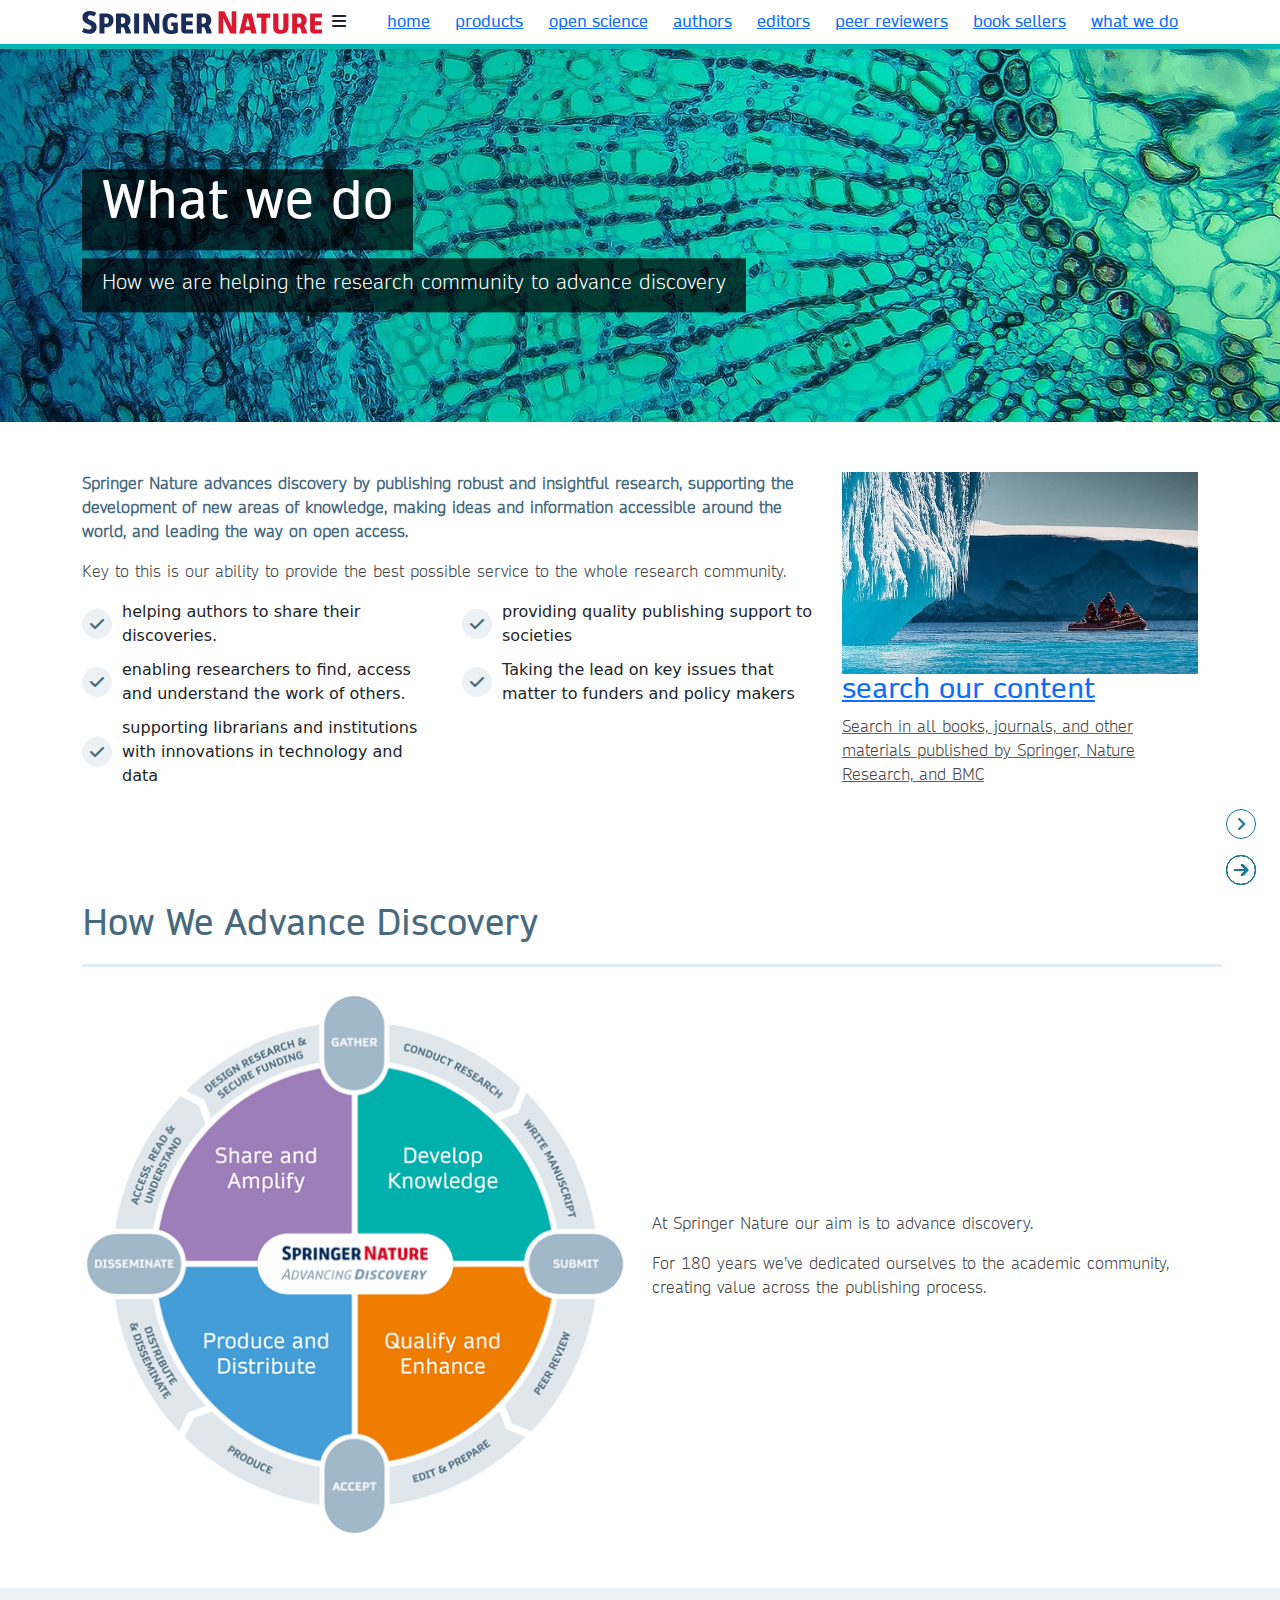
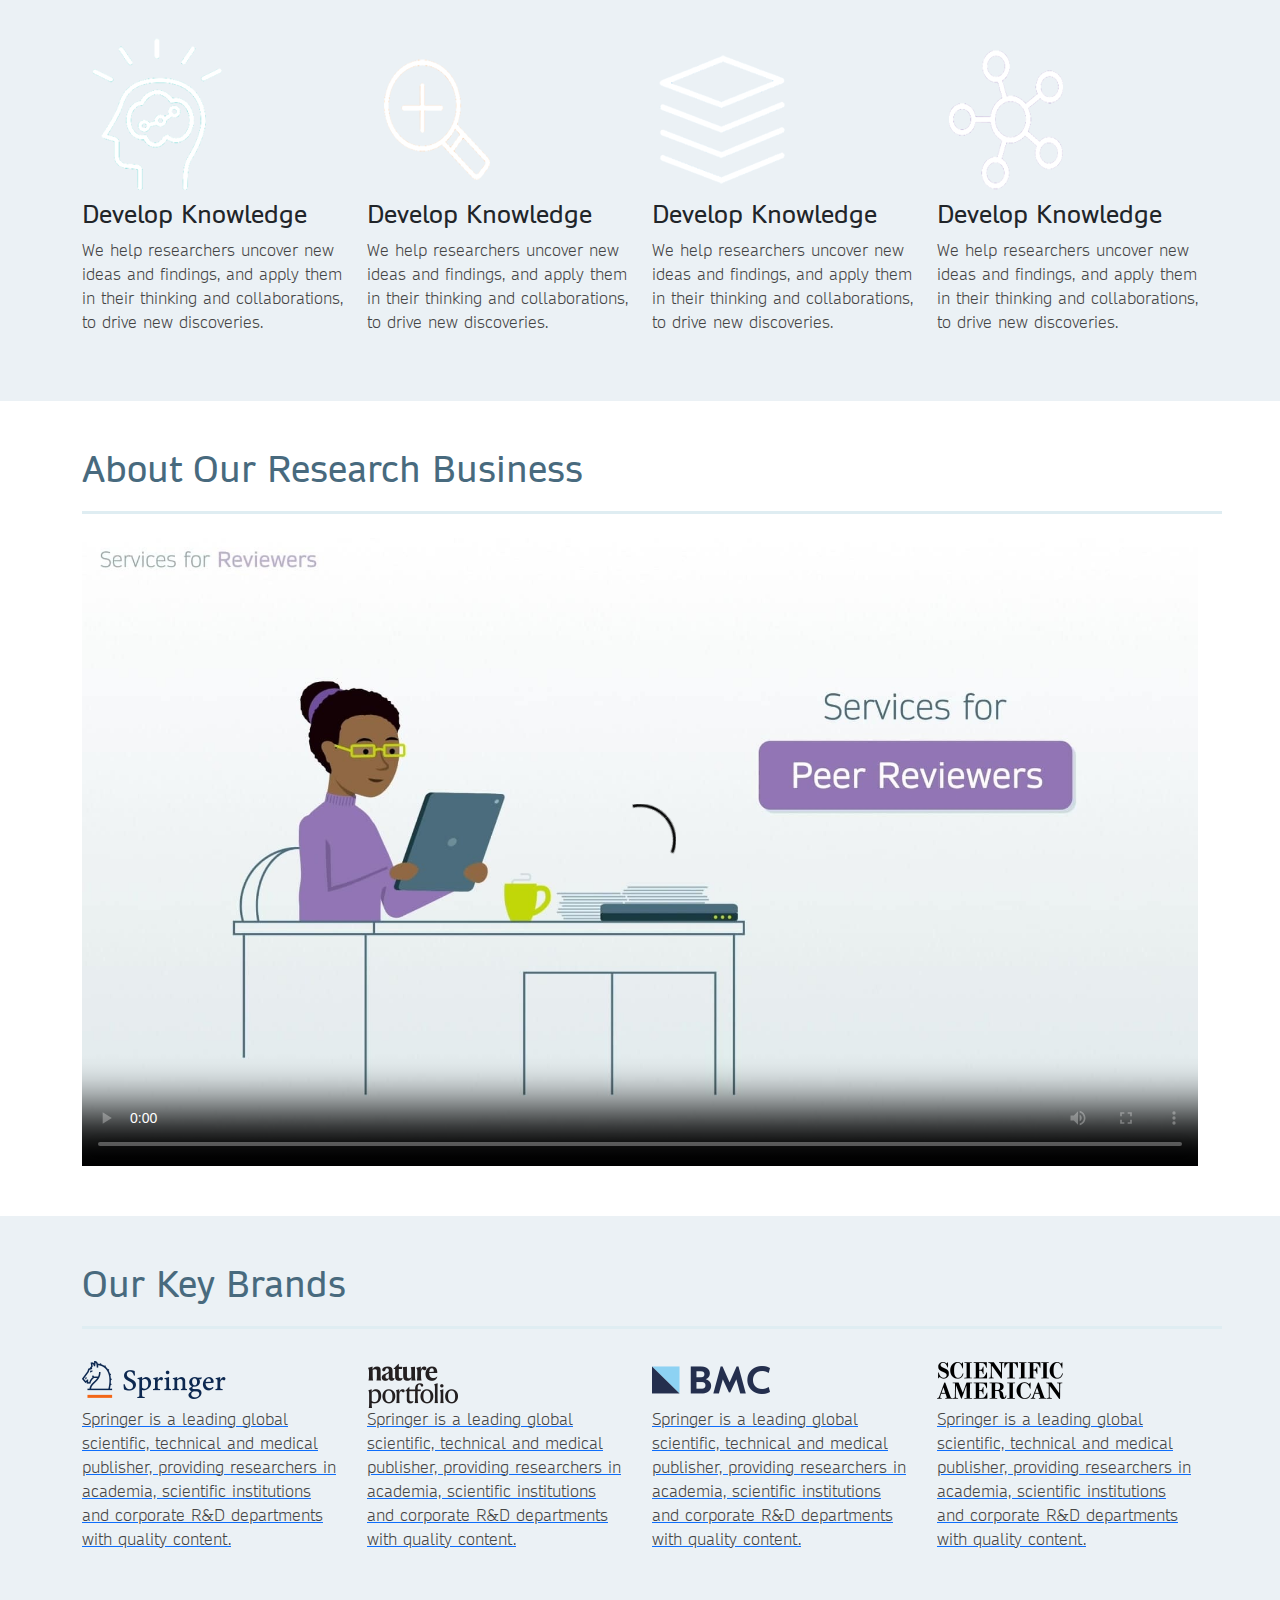
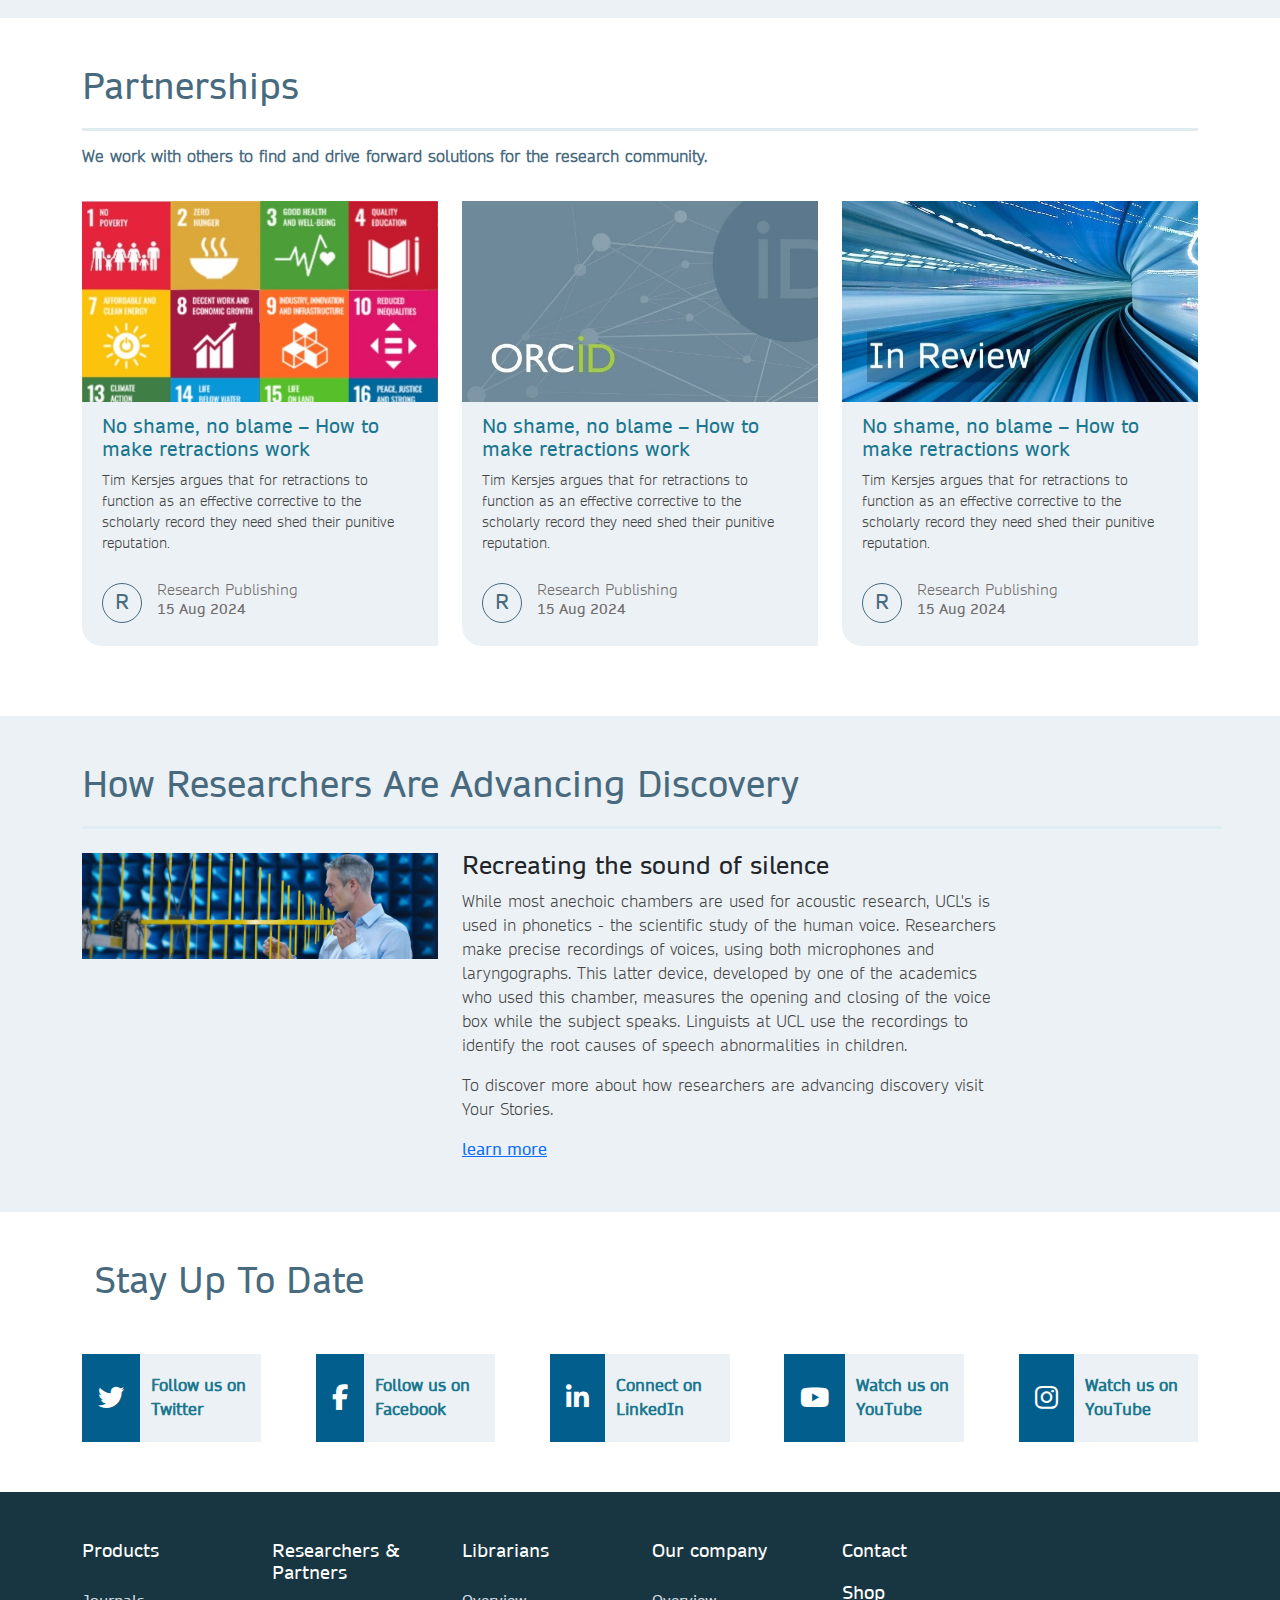
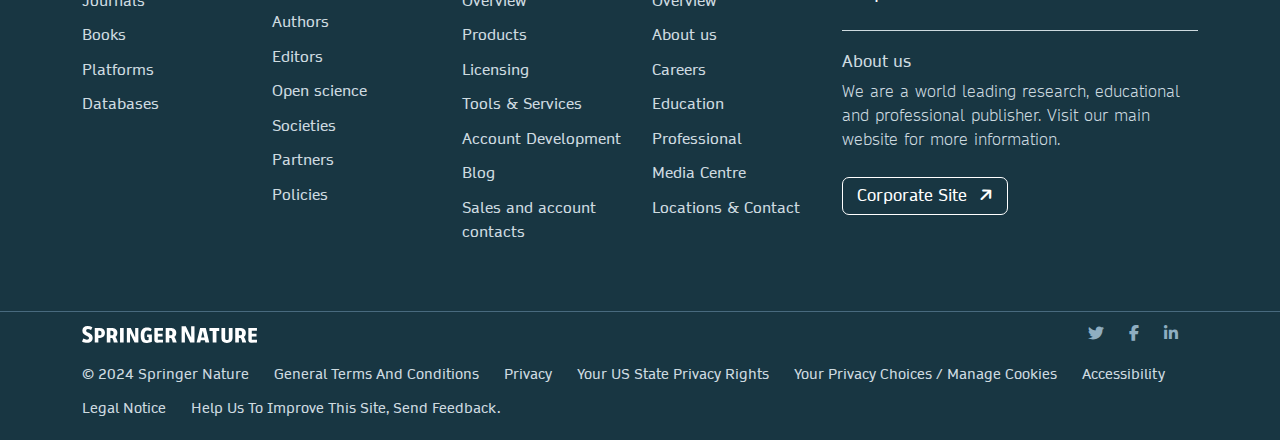
<file: advancing-discovery.html>
<!DOCTYPE html>
<html lang="en">
<head>
    <meta charset="UTF-8">
    <meta name="viewport" content="width=device-width, initial-scale=1.0">
    <title>Advancing Discovery | Springer Nature</title>
    <link rel="stylesheet" href="assets/css/bootstrap.min.css">
    <link rel="stylesheet" href="https://cdnjs.cloudflare.com/ajax/libs/font-awesome/6.7.1/css/all.min.css">
    <link href="https://vjs.zencdn.net/8.16.1/video-js.css" rel="stylesheet" />
    <link rel="stylesheet" href="assets/css/owl.carousel.min.css">
    <link rel="stylesheet" type="text/css" href="assets/css/style.css">
    <link rel="stylesheet" type="text/css" href="assets/css/responsive.css">

    <style>
        .video-js .vjs-control-bar 
        {
            bottom: -2px;
        }
    </style>

</head>
<body>
    
    <header class="desktop-menu desktop-menu2">
        <div class="container">
            <nav>
                <a href="index.html" class="logo"> <img src="assets/images/logo.svg" class="img-fluid"/> </a>

                <div class="toggle4">
                    <i class="fa-solid fa-bars"></i>
                </div>
                
                <div class="collapse-menu"> 
                    <ul>
                        <!-- <li>
                            <div class="search-menu">
                                <i class="fa-solid fa-magnifying-glass"></i>
                                <p>search</p>
                            </div>
                        </li> -->

                        <li><a href="index.html">home</a></li>
                        <li><a href="products.html">products</a></li>
                        <li><a href="open-science.html">open science</a></li>
                        <li><a href="authors.html">authors</a></li>
                        <li><a href="editors.html">editors</a></li>
                        <li><a href="reviewers.html">peer reviewers</a></li>
                        <li><a href="booksellers.html">book sellers</a></li>
                        <li><a href="advancing-discovery.html">what we do</a></li>
                    </ul>
                </div>

                <!-- <div class="toggle-menu">
                    <div class="toggle">
                        <i class="fa-solid fa-bars"></i> <p>menu</p>
                        <div class="menu-list">
                            <ul>
                                <li><a href="index.html">home</a></li>
                                <li><a href="products.html">products</a></li>
                                <li><a href="open-science.html">open science</a></li>
                                <li><a href="authors.html">authors</a></li>
                                <li><a href="editors.html">editors</a></li>
                                <li><a href="reviewers.html">peer reviewers</a></li>
                                <li><a href="#">policies</a></li>
                                <li><a href="#">librarians</a></li>
                                <li><a href="booksellers.html">booksellers</a></li>
                                <li><a href="#">societies</a></li>
                                <li><a href="#">partners</a></li>
                                <li><a href="#">shop</a></li>
                                <li><a href="#">what we do</a></li>
                                <li><a href="#">contact</a></li>
                            </ul>

                            <div class="seperator1"></div>
    
                            <ul>
                                <li><a href="#">corporate site</a> <i class="fa-solid fa-arrow-right"></i></li>
                                <li><a href="#">media center</a> <i class="fa-solid fa-arrow-right"></i></li>
                            </ul>
                        </div>
                    </div>

                    <div class="menu2">
                        <ul>
                            <li><a href="#">Editing a journal</a></li>
                            <li><a href="#">Resources and Tools</a></li>
                            <li><a href="#">Research Integrity</a></li>
                            <li><a href="#">Courses</a></li>
                        </ul>
                    </div>
                </div> -->
            </nav>
        </div>
    </header>

    <div class="mobile-menu">
        <nav>
            <a href="index.html" class="logo"> <img src="assets/images/logo.svg" class="img-fluid"/> </a>
        <div class="toggle2">
            <i class="fa-solid fa-bars"></i>            
        </div>
            <div class="core-menu">

                <div class="toggle3">
                   <div class="toggle3-list"> <a href="#">products </a> <div class="angledown"><i class="fa-solid fa-angle-down"></i></div></div>
                </div>

                <div class="menu-list2">
                    <ul>
                        <li><a href="index.html">home</a></li>
                        <li><a href="products.html">products</a></li>
                        <li><a href="open-science.html">open science</a></li>
                        <li><a href="authors.html">authors</a></li>
                        <li><a href="editors.html">editors</a></li>
                        <li><a href="reviewers.html">peer reviewers</a></li>
                        <li><a href="#">policies</a></li>
                        <li><a href="#">librarians</a></li>
                        <li><a href="booksellers.html">booksellers</a></li>
                        <li><a href="#">societies</a></li>
                        <li><a href="#">partners</a></li>
                        <li><a href="#">shop</a></li>
                        <li><a href="#">what we do</a></li>
                        <li><a href="#">contact</a></li>
                    </ul>
        
                    <div class="seperator1"></div>
        
                    <ul>
                        <li><a href="#">corporate site</a> <i class="fa-solid fa-arrow-right"></i></li>
                        <li><a href="#">media center</a> <i class="fa-solid fa-arrow-right"></i></li>
                    </ul>
                </div>
            </div>
            <div class="collapse-menu2">
                <ul>
                    <li><a href="#">journals</a></li>
                    <li><a href="#">books</a></li>
                    <li><a href="#">databases</a></li>
                    <li><a href="#">research management</a></li>
                    <li><a href="#">corporate & health</a></li>
                    <li><a href="#">platforms</a></li>
                </ul>
            </div>
        </nav>
    </div>

    <section class="commonbanner commonbanner6">
        <div class="container absolute-center">
            <div class="row">
                <div class="col-lg-12 col-md-12 col-12">
                    <div class="banner-content">
                        <h1>What we do</h1>
                        <p>How we are helping the research community to advance discovery</p>
                    </div>
                </div>
            </div>
        </div>
    </section>

    <section class="white-section">
        <div class="container">
            <div class="row">

                <div class="col-lg-8 col-md-8  col-12">
                    <p class="textinfo">Springer Nature advances discovery by publishing robust and insightful research, supporting the development of new areas of knowledge, making ideas and information accessible around the world, and leading the way on open access. 
                    </p>

                    <p>Key to this is our ability to provide the best possible service to the whole research community.</p>

                    <div class="row">
                        <div class="col-lg-6 col-md-6 col-12">
                            <div class="mlist">
                                <ul>
                                    <li><i class="fa-solid fa-check"></i> helping authors to share their discoveries.</li>
                                    <li><i class="fa-solid fa-check"></i> enabling researchers to find, access and understand the work of others.
                                    </li>
                                    <li><i class="fa-solid fa-check"></i> supporting librarians and institutions with innovations in technology and data
                                    </li>
                                </ul>
                            </div>
                        </div>
                        <div class="col-lg-6 col-md-6 col-12">
                            <div class="mlist">
                                <ul>
                                    <li><i class="fa-solid fa-check"></i> providing quality publishing support to societies</li>
                                    <li><i class="fa-solid fa-check"></i> Taking the lead on key issues that matter to funders and policy makers</li>
                                </ul>
                            </div>                                
                        </div>
                    </div>
                </div>

                <div class="col-lg-4 col-md-4  col-12">
                    <div class="p-wrapper">
                        <a href="#">
                            <div class="p-column">
                                <div class="p-header">
                                    <img src="assets/images/blog/16.jpg" class="img-fluid" alt="">
                                </div>
                                    <div class="p-body">
                                        <h3>search our content</h3>
                                        <p>Search in all books, journals, and other materials published by Springer, Nature Research, and BMC</p>
                                        <div class="right-icon">
                                            <i class="fa-solid fa-angle-right"></i>
                                        </div>    
                                    </div>
                                </div>
                            </a>
                    </div>
                </div>
            </div>
        </div>
    </section>

    <section class="white-section">
        <div class="container">
            <div class="row mb-4">
                <h3 class="subheading">How we advance discovery</h3>
            </div>
            <div class="row">
                <div class="col-lg-6 col-md-6 col-12">
                    <img src="assets/images/advancingdiscovery/1.png" class="img-fluid" alt="">
                </div>
                <div class="col-lg-6 col-md-6 col-12 my-auto">
                    <div class="advancediscovery-details">
                        <p>At Springer Nature our aim is to advance discovery.</p>
                        <p>For 180 years we’ve dedicated ourselves to the academic community, creating value across the publishing process.</p>
                    </div>
                </div>
            </div>
        </div>
    </section>

    <section class="gray-section advancingblog-section">
        <div class="container">
            <div class="row">
                <div class="col-lg-3 col-md-6 col-12 m20">
                    <div class="advancingblog-column">
                        <div class="advancingblog-header1">
                            <img src="assets/images/advancingdiscovery/2.png" class="img-fluid" alt="">
                        </div>
                        <div class="advancingblog-body">
                            <h4>Develop Knowledge</h4>
                            <p>We help researchers uncover new ideas and findings, and apply them in their thinking and collaborations, to drive new discoveries.</p>
                        </div>
                    </div>                   
                </div>
                <div class="col-lg-3 col-md-6 col-12 m20">
                    <div class="advancingblog-column">
                        <div class="advancingblog-header2">
                            <img src="assets/images/advancingdiscovery/3.png" class="img-fluid" alt="">
                        </div>
                        <div class="advancingblog-body">
                            <h4>Develop Knowledge</h4>
                            <p>We help researchers uncover new ideas and findings, and apply them in their thinking and collaborations, to drive new discoveries.</p>
                        </div>
                    </div>
                </div>
                <div class="col-lg-3 col-md-6 col-12 m20">
                    <div class="advancingblog-column">
                        <div class="advancingblog-header3">
                            <img src="assets/images/advancingdiscovery/4.png" class="img-fluid" alt="">
                        </div>
                        <div class="advancingblog-body">
                            <h4>Develop Knowledge</h4>
                            <p>We help researchers uncover new ideas and findings, and apply them in their thinking and collaborations, to drive new discoveries.</p>
                        </div>
                    </div>
                </div>
                <div class="col-lg-3 col-md-6 col-12 m20">
                    <div class="advancingblog-column">
                        <div class="advancingblog-header3">
                            <img src="assets/images/advancingdiscovery/5.png" class="img-fluid" alt="">
                        </div>
                        <div class="advancingblog-body">
                            <h4>Develop Knowledge</h4>
                            <p>We help researchers uncover new ideas and findings, and apply them in their thinking and collaborations, to drive new discoveries.</p>
                        </div>
                    </div>
                </div>
            </div>
        </div>
    </section>

    <section class="aboutbusiness-section">
        <div class="container">
            <div class="row mb-4">
                <h3 class="subheading">About our Research Business</h3>
            </div>

            <div class="row">
                <video
                    id="my-video"
                    class="video-js"
                    controls
                    preload="auto"
                    width="640"
                    height="900"
                    poster="assets/images/review/2.jpg"
                    data-setup="{}">
                    <source src="https://cdn.plyr.io/static/demo/View_From_A_Blue_Moon_Trailer-576p.mp4" type="video/mp4" />
                </video>
            </div>
        </div>
    </section>

    <section class="keybrands-section gray-section">
        <div class="container">
            <div class="row mb-4">
                <h3 class="subheading">Our Key Brands</h3>
            </div>
            <div class="row">
                <div class="col-lg-3 col-md-6 col-12 m20">
                    <div class="keybrands-wrapper">
                        <a href="#">
                            <div class="keybrands-column">
                                <div class="keybrands-header">
                                    <img src="assets/images/brands/1.png" class="img-fluid" alt="">
                                </div>
                                <div class="keybrands-body">
                                    <p>Springer is a leading global scientific, technical and medical publisher, providing researchers in academia, scientific institutions and corporate R&D departments with quality content.</p>
                                </div>
                            </div>
                        </a>
                        <div class="right-icon">
                            <i class="fa-solid fa-arrow-right"></i>
                        </div>
                    </div>
                </div>
                <div class="col-lg-3 col-md-6 col-12 m20">
                    <div class="keybrands-wrapper">
                        <a href="#">
                            <div class="keybrands-column">
                                <div class="keybrands-header">
                                    <img src="assets/images/brands/2.png" class="img-fluid" alt="">
                                </div>
                                <div class="keybrands-body">
                                    <p>Springer is a leading global scientific, technical and medical publisher, providing researchers in academia, scientific institutions and corporate R&D departments with quality content.</p>
                                </div>
                            </div>
                        </a>
                        <div class="right-icon">
                            <i class="fa-solid fa-arrow-right"></i>
                        </div>
                    </div>
                </div>
                <div class="col-lg-3 col-md-6 col-12 m20">
                    <div class="keybrands-wrapper">
                        <a href="#">
                            <div class="keybrands-column">
                                <div class="keybrands-header">
                                    <img src="assets/images/brands/3.png" class="img-fluid" alt="">
                                </div>
                                <div class="keybrands-body">
                                    <p>Springer is a leading global scientific, technical and medical publisher, providing researchers in academia, scientific institutions and corporate R&D departments with quality content.</p>
                                </div>
                            </div>
                        </a>
                        <div class="right-icon">
                            <i class="fa-solid fa-arrow-right"></i>
                        </div>
                    </div>
                </div>
                <div class="col-lg-3 col-md-6 col-12 m20">
                    <div class="keybrands-wrapper">
                        <a href="#">
                            <div class="keybrands-column">
                                <div class="keybrands-header">
                                    <img src="assets/images/brands/6.png" class="img-fluid" alt="">
                                </div>
                                <div class="keybrands-body">
                                    <p>Springer is a leading global scientific, technical and medical publisher, providing researchers in academia, scientific institutions and corporate R&D departments with quality content.</p>
                                </div>
                            </div>
                        </a>
                        <div class="right-icon">
                            <i class="fa-solid fa-arrow-right"></i>
                        </div>
                    </div>
                </div>
            </div>
        </div>
    </section>

    <section class="blog-section">
        <div class="container">
            <div class="row justify-content-between mb-3">
                <div class="col-12">
                    <h3 class="subheading">Partnerships</h3>
                    <p class="textinfo">We work with others to find and drive forward solutions for the research community.</p>
                </div>
            </div>
            <div class="row">
               <div class="col-lg-4 col-md-6 col-12 m20">
                <div class="blog-column">
                    <div class="blog-header">
                        <img src="assets/images/blog/17.jpg" class="img-fluid" alt="">
                    </div>
                    <div class="blog-body">
                        <h3 class="blog-heading">No shame, no blame – How to make retractions work</h3>
                        <p>Tim Kersjes argues that for retractions to function as an effective corrective to the scholarly record they need shed their punitive reputation.</p>
                    </div>
                    <div class="blog-footer">
                        <div class="blog-icon">
                            <h3>r</h3>
                        </div>
                        <div class="blog-text">
                            <p>research publishing</p>
                            <h5>15 aug 2024</h5>
                        </div>
                    </div>
                </div>
               </div>
               <div class="col-lg-4 col-md-6 col-12 m20">
                <div class="blog-column">
                    <div class="blog-header">
                        <img src="assets/images/blog/18.jpg" class="img-fluid" alt="">
                    </div>
                    <div class="blog-body">
                        <h3 class="blog-heading">No shame, no blame – How to make retractions work</h3>
                        <p>Tim Kersjes argues that for retractions to function as an effective corrective to the scholarly record they need shed their punitive reputation.</p>
                    </div>
                    <div class="blog-footer">
                        <div class="blog-icon">
                            <h3>r</h3>
                        </div>
                        <div class="blog-text">
                            <p>research publishing</p>
                            <h5>15 aug 2024</h5>
                        </div>
                    </div>
                </div>
               </div>
               <div class="col-lg-4 col-md-6 col-12 m20">
                <div class="blog-column">
                    <div class="blog-header">
                        <img src="assets/images/blog/19.jpg" class="img-fluid" alt="">
                    </div>
                    <div class="blog-body">
                        <h3 class="blog-heading">No shame, no blame – How to make retractions work</h3>
                        <p>Tim Kersjes argues that for retractions to function as an effective corrective to the scholarly record they need shed their punitive reputation.</p>
                    </div>
                    <div class="blog-footer">
                        <div class="blog-icon">
                            <h3>r</h3>
                        </div>
                        <div class="blog-text">
                            <p>research publishing</p>
                            <h5>15 aug 2024</h5>
                        </div>
                    </div>
                </div>
               </div>
            </div>
        </div>
    </section>

    <section class="advanceresearch-section gray-section">
        <div class="container">
            <div class="row mb-4">
                <h3 class="subheading">How researchers are advancing discovery</h3>
            </div>
            <div class="row">
                <div class="col-lg-4 col-md-4 col-12">
                    <div class="advanceresearch-img">
                        <img src="assets/images/banner/8.jpg" class="img-fluid" alt="">
                    </div>
                </div>
                <div class="col-lg-6 col-md-6 col-12">
                    <div class="advanceresearch-details">
                        <h4>Recreating the sound of silence</h4>
                        <p>While most anechoic chambers are used for acoustic research, UCL's is used in phonetics - the scientific study of the human voice. Researchers make precise recordings of voices, using both microphones and laryngographs. This latter device, developed by one of the academics who used this chamber, measures the opening and closing of the voice box while the subject speaks. Linguists at UCL use the recordings to identify the root causes of speech abnormalities in children.
                        </p>
                        <p>To discover more about how researchers are advancing discovery visit Your Stories.</p>

                        <div class="gry-btn">
                            <a href="#">learn more</a>
                        </div>
                    </div>
                </div>
            </div>
        </div>
    </section>

    <section class="bg-white social-background">
        <div class="container">
            <div class="row">
                <div class="col-12">
                    <h3 class="subheading">Stay up to date</h3>
                </div>
            </div>
            <div class="row justify-content-between gx-2">
                <div class="col-lg-2 col-md-3 col-12 m20">
                    <div class="sc-links">
                        <a href="#">
                            <div class="socialbg-icon">
                                <div class="social-icon1">
                                    <i class="fa-brands fa-twitter"></i>
                                </div>
                                <div class="social-icon1txt">
                                    <p>Follow us on Twitter</p>
                                </div>
                            </div>
                        </a>
                    </div>
                </div>
                <div class="col-lg-2 col-md-3 col-12 m20">
                    <div class="sc-links">
                        <a href="#">
                            <div class="socialbg-icon">
                                <div class="social-icon1">
                                    <i class="fa-brands fa-facebook-f"></i>
                                </div>
                                <div class="social-icon1txt">
                                    <p>Follow us on Facebook</p>
                                </div>
                            </div>
                        </a>
                    </div>
                </div>
                <div class="col-lg-2 col-md-3 col-12 m20">
                    <div class="sc-links">
                        <a href="#">
                            <div class="socialbg-icon">
                                <div class="social-icon1">
                                    <i class="fa-brands fa-linkedin-in"></i>
                                </div>
                                <div class="social-icon1txt">
                                    <p>Connect on LinkedIn</p>
                                </div>
                            </div>
                        </a>
                    </div>
                </div>
                <div class="col-lg-2 col-md-3 col-12 m20">
                    <div class="sc-links">
                        <a href="#">
                            <div class="socialbg-icon">
                                <div class="social-icon1">
                                    <i class="fa-brands fa-youtube"></i>
                                </div>
                                <div class="social-icon1txt">
                                    <p>Watch us on YouTube</p>
                                </div>
                            </div>
                        </a>
                    </div>
                </div>
                <div class="col-lg-2 col-md-3 col-12 m20">
                    <div class="sc-links">
                        <a href="#">
                            <div class="socialbg-icon">
                                <div class="social-icon1">
                                    <i class="fa-brands fa-instagram"></i>
                                </div>
                                <div class="social-icon1txt">
                                    <p>Watch us on YouTube</p>
                                </div>
                            </div>
                        </a>
                    </div>
                </div>
            </div>
        </div>
    </section>

    <footer>
        <div class="container">
            <div class="row upper-footer">
                <div class="col-lg-8 col-md-12 col-12">
                    <div class="row">
                        <div class="col-lg-3 col-md-3 col-12">
                            <div class="footer-widget">
                                <h5>Products</h5>
                            </div>
                            <div class="footer-menu">
                                <ul>
                                    <li><a href="#"> Journals </a></li>
                                    <li><a href="#"> Books </a></li>
                                    <li><a href="#"> Platforms </a></li>
                                    <li><a href="#"> Databases </a></li>
                                </ul>
                            </div>
                        </div>
                        <div class="col-lg-3 col-md-3 col-12">
                            <div class="footer-widget">
                                <h5>Researchers & Partners</h5>
                            </div>
                            <div class="footer-menu">
                                <ul>
                                    <li><a href="#">Authors</a></li>
                                    <li><a href="#">Editors</a></li>
                                    <li><a href="#">Open science</a></li>
                                    <li><a href="#">Societies</a></li>
                                    <li><a href="#">Partners</a></li>
                                    <li><a href="#">Policies</a></li>
                                </ul>
                            </div>
                        </div>
                        <div class="col-lg-3 col-md-3 col-12">
                            <div class="footer-widget">
                                <h5>Librarians</h5>
                            </div>
                            <div class="footer-menu">
                                <ul>
                                    <li><a href="#">Overview</a></li>
                                    <li><a href="#">Products</a></li>
                                    <li><a href="#">Licensing</a></li>
                                    <li><a href="#">Tools & Services</a></li>
                                    <li><a href="#">Account Development</a></li>
                                    <li><a href="#">Blog</a></li>
                                    <li><a href="#">Sales and account contacts</a></li>
                                </ul>
                            </div>
                        </div>
                        <div class="col-lg-3 col-md-3 col-12">
                            <div class="footer-widget">
                                <h5>Our company</h5>
                            </div>
                            <div class="footer-menu">
                                <ul>
                                    <li><a href="#">Overview</a></li>
                                    <li><a href="#">About us</a></li>
                                    <li><a href="#">Careers</a></li>
                                    <li><a href="#">Education</a></li>
                                    <li><a href="#">Professional</a></li>
                                    <li><a href="#">Media Centre</a></li>
                                    <li><a href="#">Locations & Contact</a></li>
                                </ul>
                            </div>
                        </div>
                    </div>
                </div>
                <div class="col-lg-4 col-md-4 col-12">
                    <div class="footer-widget">
                        <h5 class="contact"><a href="#">Contact</a></h5>
                        <h5 class="shop"><a href="#">Shop</a></h5>
                    </div>
                    <div class="seperator"></div>
                    <div class="footer-details">
                        <h6>About us</h6>
                        <p>We are a world leading research, educational and professional publisher. Visit our main website for more information.</p>
                    </div>
                    <div class="corporate-button">
                         <a href="#">corporate site <i class="fa-solid fa-arrow-right"></i> </a> 
                    </div>
                </div>
            </div>
        </div>
        <div class="bottom-footer">
            <div class="container">
                <div class="row">
                    <div class="col-lg-6 col-md-6 col-12">
                        <div class="footer-logo">
                            <img src="assets/images/white-logo.svg" class="img-fluid" alt="">
                        </div>
                    </div>
                    <div class="col-lg-6 col-md-6 col-12">
                        <div class="social-icon">
                            <ul>
                                <li><i class="fa-brands fa-twitter"></i></li>
                                <li><i class="fa-brands fa-facebook-f"></i></li>
                                <li><i class="fa-brands fa-linkedin-in"></i></li>
                            </ul>
                        </div>
                    </div>
                </div>
                <div class="row">
                    <div class="footerbottom-links">
                        <ul>
                            <li><a href="#">© 2024 Springer Nature</a></li>
                            <li><a href="#">General terms and conditions</a></li>
                            <li><a href="#">privacy</a></li>
                            <li><a href="#">Your US State Privacy Rights</a></li>
                            <li><a href="#">Your Privacy Choices / Manage Cookies</a></li>
                            <li><a href="#">Accessibility</a></li>
                            <li><a href="#">Legal notice</a></li>
                            <li><a href="#">Help us to improve this site, send feedback.</a></li>
                        </ul>
                    </div>
                </div>
            </div>
        </div>
    </footer>

    <script src="assets/js/jquery-3.7.1.min.js"></script>
    <script src="assets/js/bootstrap.bundle.min.js"></script>
    <script src="assets/js/owl.carousel.min.js"></script>
    <script src="https://vjs.zencdn.net/8.16.1/video.min.js"></script>
    <script src="assets/js/main.js"></script>

</body>
</html>
</file>
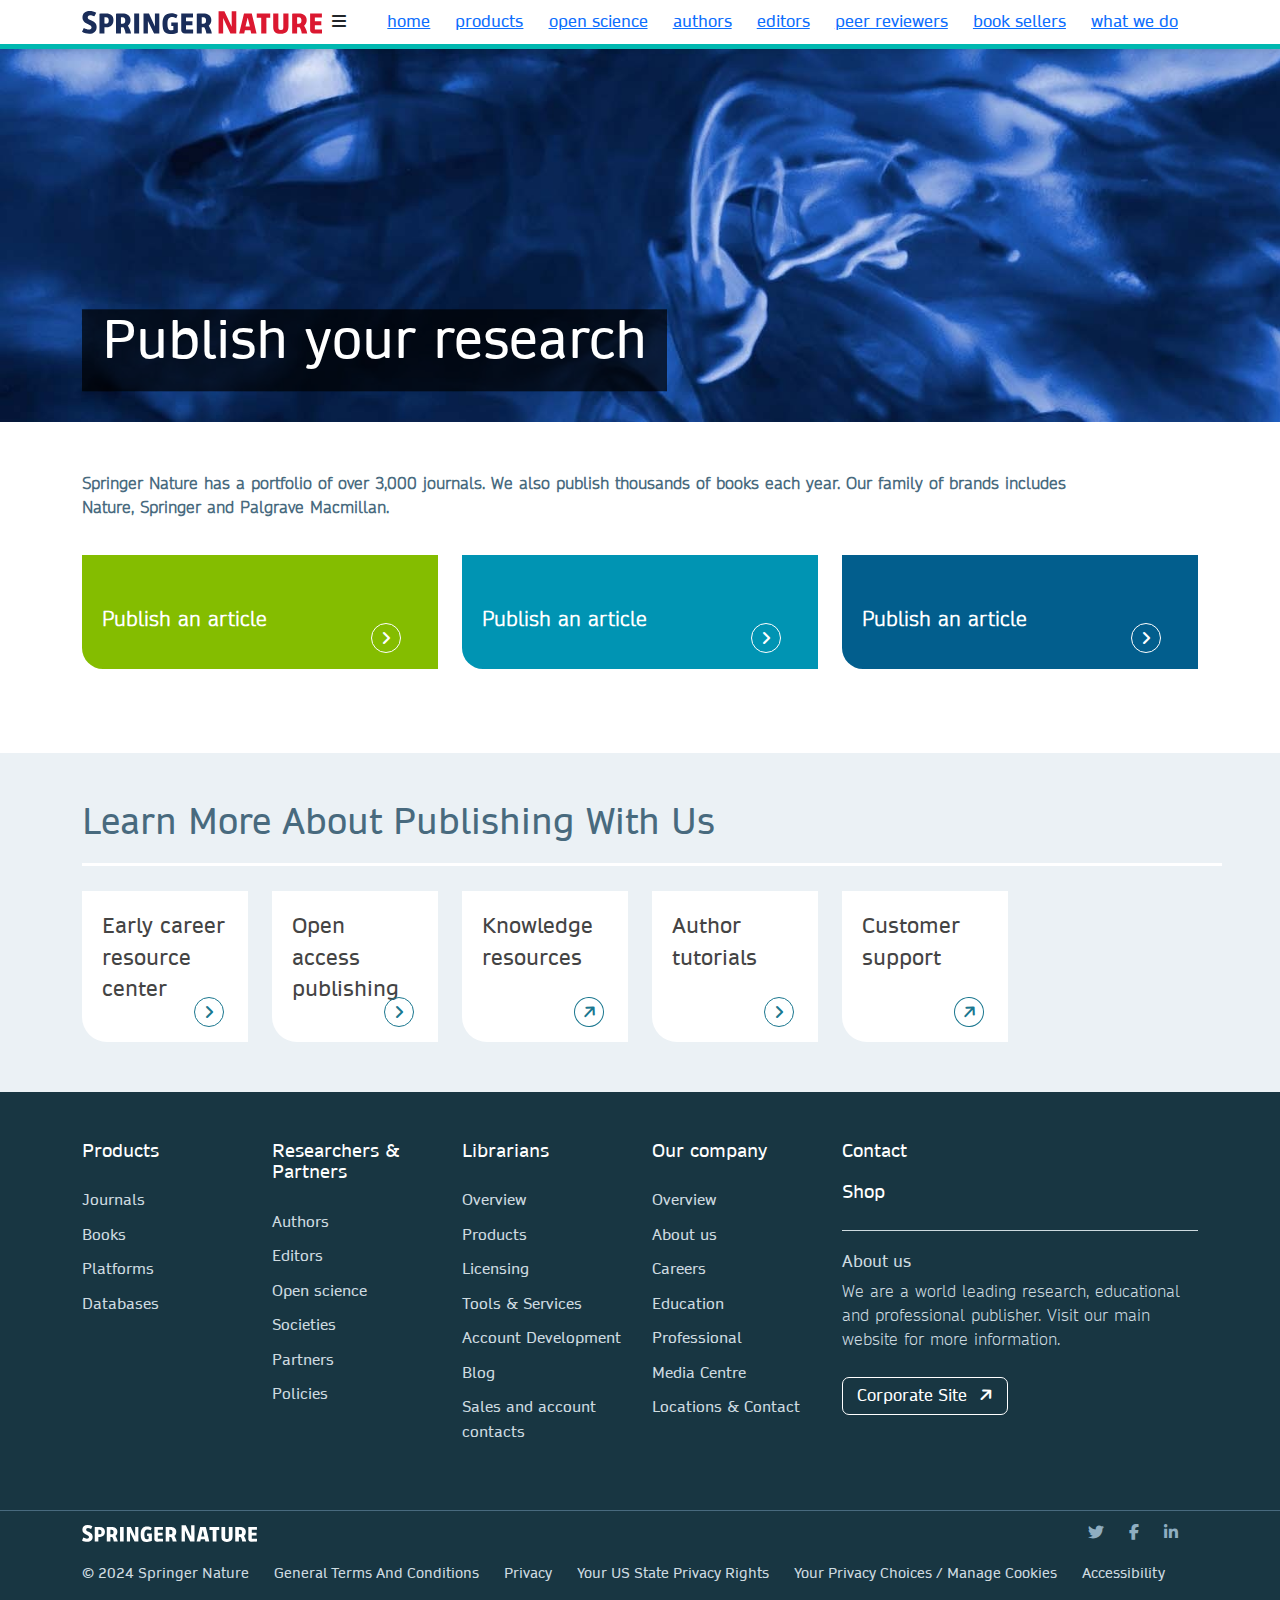
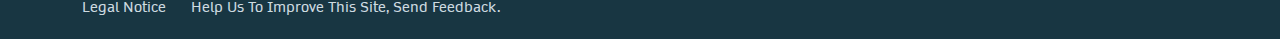
<file: authors.html>
<!DOCTYPE html>
<html lang="en">
<head>
    <meta charset="UTF-8">
    <meta name="viewport" content="width=device-width, initial-scale=1.0">
    <title>Products | Springer Nature</title>
    <link rel="stylesheet" href="assets/css/bootstrap.min.css">
    <link href="https://vjs.zencdn.net/8.16.1/video-js.css" rel="stylesheet" />
    <link rel="stylesheet" href="https://cdnjs.cloudflare.com/ajax/libs/font-awesome/6.7.1/css/all.min.css">
    <link rel="stylesheet" href="assets/css/owl.carousel.min.css">
    <link rel="stylesheet" type="text/css" href="assets/css/style.css">
    <link rel="stylesheet" type="text/css" href="assets/css/responsive.css">
</head>
<body>

    <header class="desktop-menu desktop-menu2">
        <div class="container">
            <nav>
                <a href="index.html" class="logo"> <img src="assets/images/logo.svg" class="img-fluid"/> </a>

                <div class="toggle4">
                    <i class="fa-solid fa-bars"></i>
                </div>
                
                <div class="collapse-menu"> 
                    <ul>
                        <!-- <li>
                            <div class="search-menu">
                                <i class="fa-solid fa-magnifying-glass"></i>
                                <p>search</p>
                            </div>
                        </li> -->

                        <li><a href="index.html">home</a></li>
                        <li><a href="products.html">products</a></li>
                        <li><a href="open-science.html">open science</a></li>
                        <li><a href="authors.html">authors</a></li>
                        <li><a href="editors.html">editors</a></li>
                        <li><a href="reviewers.html">peer reviewers</a></li>
                        <li><a href="booksellers.html">book sellers</a></li>
                        <li><a href="advancing-discovery.html">what we do</a></li>
                    </ul>
                </div>

                <!-- <div class="toggle-menu">
                    <div class="toggle">
                        <i class="fa-solid fa-bars"></i> <p>menu</p>
                        <div class="menu-list">
                            <ul>
                                <li><a href="index.html">home</a></li>
                                <li><a href="products.html">products</a></li>
                                <li><a href="open-science.html">open science</a></li>
                                <li><a href="authors.html">authors</a></li>
                                <li><a href="rditors.html">editors</a></li>
                                <li><a href="reviewers.html">peer reviewers</a></li>
                                <li><a href="#">policies</a></li>
                                <li><a href="#">librarians</a></li>
                                <li><a href="booksellers.html">booksellers</a></li>
                                <li><a href="#">societies</a></li>
                                <li><a href="#">partners</a></li>
                                <li><a href="#">shop</a></li>
                                <li><a href="#">what we do</a></li>
                                <li><a href="#">contact</a></li>
                            </ul>

                            <div class="seperator1"></div>
    
                            <ul>
                                <li><a href="#">corporate site</a> <i class="fa-solid fa-arrow-right"></i></li>
                                <li><a href="#">media center</a> <i class="fa-solid fa-arrow-right"></i></li>
                            </ul>
                        </div>
                    </div>

                    <div class="menu2">
                        <ul>
                            <li><a href="#">journals</a></li>
                            <li><a href="#">books</a></li>
                            <li><a href="#">databases</a></li>
                            <li><a href="#">research management</a></li>
                            <li><a href="#">corporate & health</a></li>
                            <li><a href="#">platforms</a></li>
                        </ul>
                    </div>
                </div> -->
            </nav>
        </div>
    </header>

    <div class="mobile-menu">
        <nav>
            <a href="index.html" class="logo"> <img src="assets/images/logo.svg" class="img-fluid"/> </a>
        <div class="toggle2">
            <i class="fa-solid fa-bars"></i>            
        </div>
            <div class="core-menu">

                <div class="toggle3">
                   <div class="toggle3-list"> <a href="#">products </a> <div class="angledown"><i class="fa-solid fa-angle-down"></i></div></div>
                </div>

                <div class="menu-list2">
                    <ul>
                        <li><a href="index.html">home</a></li>
                        <li><a href="products.html">products</a></li>
                        <li><a href="open-science.html">open science</a></li>
                        <li><a href="authors.html">authors</a></li>
                        <li><a href="rditors.html">editors</a></li>
                        <li><a href="reviewers.html">peer reviewers</a></li>
                        <li><a href="#">policies</a></li>
                        <li><a href="#">librarians</a></li>
                        <li><a href="booksellers.html">booksellers</a></li>
                        <li><a href="#">societies</a></li>
                        <li><a href="#">partners</a></li>
                        <li><a href="#">shop</a></li>
                        <li><a href="#">what we do</a></li>
                        <li><a href="#">contact</a></li>
                    </ul>
        
                    <div class="seperator1"></div>
        
                    <ul>
                        <li><a href="#">corporate site</a> <i class="fa-solid fa-arrow-right"></i></li>
                        <li><a href="#">media center</a> <i class="fa-solid fa-arrow-right"></i></li>
                    </ul>
                </div>
            </div>
            <div class="collapse-menu2">
                <ul>
                    <li><a href="#">journals</a></li>
                    <li><a href="#">books</a></li>
                    <li><a href="#">databases</a></li>
                    <li><a href="#">research management</a></li>
                    <li><a href="#">corporate & health</a></li>
                    <li><a href="#">platforms</a></li>
                </ul>
            </div>
        </nav>
    </div>

    <section class="commonbanner3">
        <div class="container absolute-center">
            <div class="row">
                <div class="col-lg-12 col-md-12 col-12">
                    <div class="banner-content">
                        <h1>Publish your research</h1>
                    </div>
                </div>
            </div>
        </div>
    </section>

    <section class="white-section">
        <div class="container">
            <div class="row">
                <div class="col-lg-11">
                    <p class="textinfo">Springer Nature has a portfolio of over 3,000 journals. We also publish thousands of books each year. Our family of brands includes Nature, Springer and Palgrave Macmillan.
                    </p>
                </div>
            </div>
            <div class="row">
                <div class="col-lg-4 col-m4 col-12">
                    <div class="publish-wrapper">
                        <a href="#">
                            <div class="publish-column backgrdound-green">
                                <p>Publish an article</p>    

                                <div class="right-icon">
                                    <i class="fa-solid fa-angle-right"></i>
                                </div>
                            </div>
                        </a>
                    </div>
                </div>
                <div class="col-lg-4 col-m4 col-12">
                    <div class="publish-wrapper">
                        <a href="#">
                            <div class="publish-column backgrdound-lightblue">
                                <p>Publish an article</p>   
                                
                                <div class="right-icon">
                                    <i class="fa-solid fa-angle-right"></i>
                                </div>
                            </div>
                        </a>
                    </div>
                </div>
                <div class="col-lg-4 col-m4 col-12">
                    <div class="publish-wrapper">
                        <a href="#">
                            <div class="publish-column backgrdound-darkblue">
                                <p>Publish an article</p>    
                                
                                <div class="right-icon">
                                    <i class="fa-solid fa-angle-right"></i>
                                </div>
                            </div>
                        </a>
                    </div>
                </div>
            </div>
        </div>
    </section>

    <section class="learnpublishing-section gray-section">
        <div class="container">
            <div class="row">
                <h3 class="subheading">Learn more about publishing with us</h3>
            </div>
            <div class="row">
                <div class="col-lg-2 col-md-4 col-12 m20">
                    <div class="learnpublishing-wrapper">
                        <a href="#">
                            <div class="learnpublishing-column">
                                <p>Early career <br> resource center</p>
        
                                <div class="right-icon">
                                    <i class="fa-solid fa-angle-right"></i>
                                </div>
                            </div>
                        </a>
                    </div>
                </div>
                <div class="col-lg-2 col-md-4 col-12 m20">
                    <div class="learnpublishing-wrapper">
                        <a href="#">
                            <div class="learnpublishing-column">
                                <p>Open access <br> publishing</p>
        
                                <div class="right-icon">
                                    <i class="fa-solid fa-angle-right"></i>
                                </div>
                            </div>
                        </a>
                    </div>
                </div>
                <div class="col-lg-2 col-md-4 col-12 m20">
                    <div class="learnpublishing-wrapper">
                        <a href="#">
                            <div class="learnpublishing-column">
                                <p>Knowledge resources</p>
        
                                <div class="right-icon">
                                    <i class="fa-solid fa-arrow-right arrowright"></i>
                                </div>
                            </div>
                        </a>
                    </div>
                </div>
                <div class="col-lg-2 col-md-4 col-12 m20">
                    <div class="learnpublishing-wrapper">
                        <a href="#">
                            <div class="learnpublishing-column">
                                <p>Author tutorials</p>
        
                                <div class="right-icon">
                                    <i class="fa-solid fa-angle-right"></i>
                                </div>
                            </div>
                        </a>
                    </div>
                </div>
                <div class="col-lg-2 col-md-4 col-12 m20">
                    <div class="learnpublishing-wrapper">
                        <a href="#">
                            <div class="learnpublishing-column">
                                <p>Customer support</p>
        
                                <div class="right-icon">
                                    <i class="fa-solid fa-arrow-right arrowright"></i>
                                </div>
                            </div>
                        </a>
                    </div>
                </div>
            </div>
        </div>
    </section>

    <footer>
        <div class="container">
            <div class="row upper-footer">
                <div class="col-lg-8 col-md-12 col-12">
                    <div class="row">
                        <div class="col-lg-3 col-md-3 col-12">
                            <div class="footer-widget">
                                <h5>Products</h5>
                            </div>
                            <div class="footer-menu">
                                <ul>
                                    <li><a href="#"> Journals </a></li>
                                    <li><a href="#"> Books </a></li>
                                    <li><a href="#"> Platforms </a></li>
                                    <li><a href="#"> Databases </a></li>
                                </ul>
                            </div>
                        </div>
                        <div class="col-lg-3 col-md-3 col-12">
                            <div class="footer-widget">
                                <h5>Researchers & Partners</h5>
                            </div>
                            <div class="footer-menu">
                                <ul>
                                    <li><a href="#">Authors</a></li>
                                    <li><a href="#">Editors</a></li>
                                    <li><a href="#">Open science</a></li>
                                    <li><a href="#">Societies</a></li>
                                    <li><a href="#">Partners</a></li>
                                    <li><a href="#">Policies</a></li>
                                </ul>
                            </div>
                        </div>
                        <div class="col-lg-3 col-md-3 col-12">
                            <div class="footer-widget">
                                <h5>Librarians</h5>
                            </div>
                            <div class="footer-menu">
                                <ul>
                                    <li><a href="#">Overview</a></li>
                                    <li><a href="#">Products</a></li>
                                    <li><a href="#">Licensing</a></li>
                                    <li><a href="#">Tools & Services</a></li>
                                    <li><a href="#">Account Development</a></li>
                                    <li><a href="#">Blog</a></li>
                                    <li><a href="#">Sales and account contacts</a></li>
                                </ul>
                            </div>
                        </div>
                        <div class="col-lg-3 col-md-3 col-12">
                            <div class="footer-widget">
                                <h5>Our company</h5>
                            </div>
                            <div class="footer-menu">
                                <ul>
                                    <li><a href="#">Overview</a></li>
                                    <li><a href="#">About us</a></li>
                                    <li><a href="#">Careers</a></li>
                                    <li><a href="#">Education</a></li>
                                    <li><a href="#">Professional</a></li>
                                    <li><a href="#">Media Centre</a></li>
                                    <li><a href="#">Locations & Contact</a></li>
                                </ul>
                            </div>
                        </div>
                    </div>
                </div>
                <div class="col-lg-4 col-md-4 col-12">
                    <div class="footer-widget">
                        <h5 class="contact"><a href="#">Contact</a></h5>
                        <h5 class="shop"><a href="#">Shop</a></h5>
                    </div>
                    <div class="seperator"></div>
                    <div class="footer-details">
                        <h6>About us</h6>
                        <p>We are a world leading research, educational and professional publisher. Visit our main website for more information.</p>
                    </div>
                    <div class="corporate-button">
                         <a href="#">corporate site <i class="fa-solid fa-arrow-right"></i> </a> 
                    </div>
                </div>
            </div>
        </div>
        <div class="bottom-footer">
            <div class="container">
                <div class="row">
                    <div class="col-lg-6 col-md-6 col-12">
                        <div class="footer-logo">
                            <img src="assets/images/white-logo.svg" class="img-fluid" alt="">
                        </div>
                    </div>
                    <div class="col-lg-6 col-md-6 col-12">
                        <div class="social-icon">
                            <ul>
                                <li><i class="fa-brands fa-twitter"></i></li>
                                <li><i class="fa-brands fa-facebook-f"></i></li>
                                <li><i class="fa-brands fa-linkedin-in"></i></li>
                            </ul>
                        </div>
                    </div>
                </div>
                <div class="row">
                    <div class="footerbottom-links">
                        <ul>
                            <li><a href="#">© 2024 Springer Nature</a></li>
                            <li><a href="#">General terms and conditions</a></li>
                            <li><a href="#">privacy</a></li>
                            <li><a href="#">Your US State Privacy Rights</a></li>
                            <li><a href="#">Your Privacy Choices / Manage Cookies</a></li>
                            <li><a href="#">Accessibility</a></li>
                            <li><a href="#">Legal notice</a></li>
                            <li><a href="#">Help us to improve this site, send feedback.</a></li>
                        </ul>
                    </div>
                </div>
            </div>
        </div>
    </footer>

    <script src="assets/js/jquery-3.7.1.min.js"></script>
    <script src="assets/js/bootstrap.bundle.min.js"></script>
    <script src="assets/js/owl.carousel.min.js"></script>
    <script src="https://vjs.zencdn.net/8.16.1/video.min.js"></script>
    <script src="assets/js/main.js"></script>
    
</body>
</html>
</file>
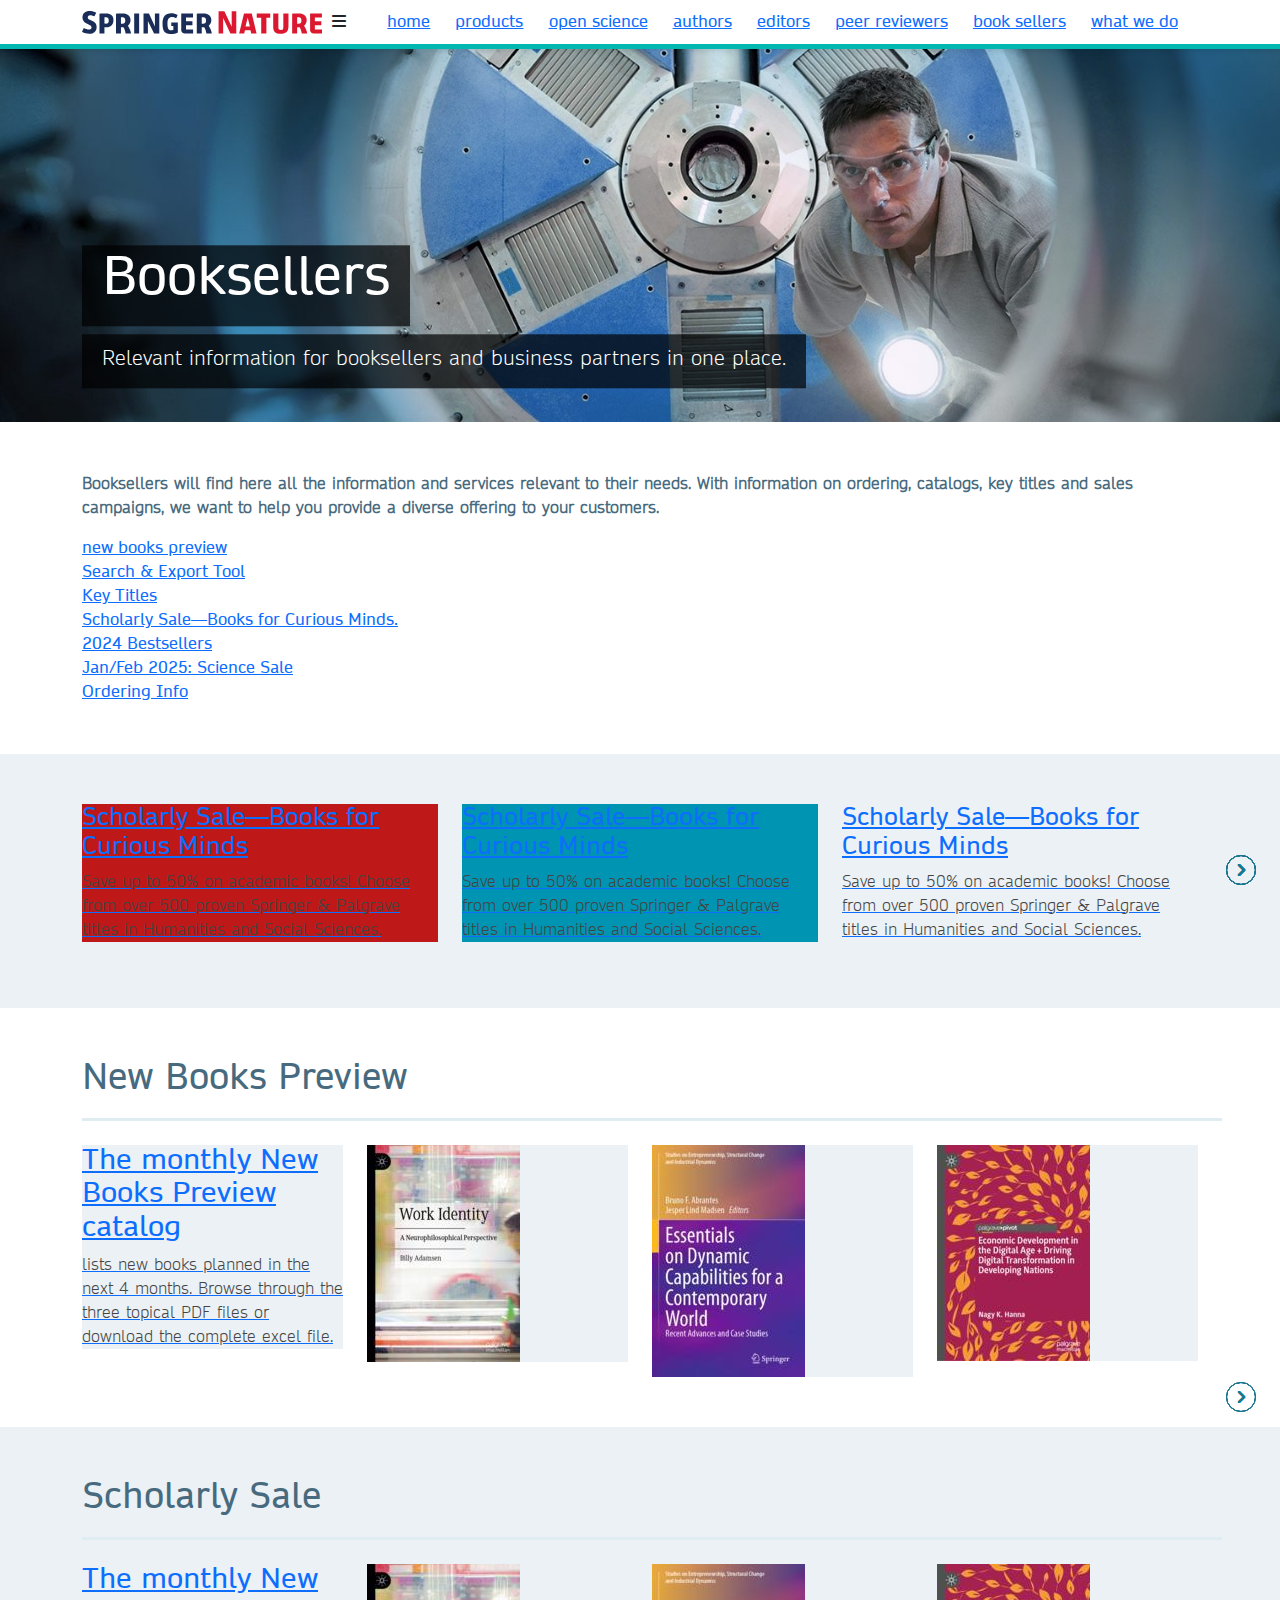
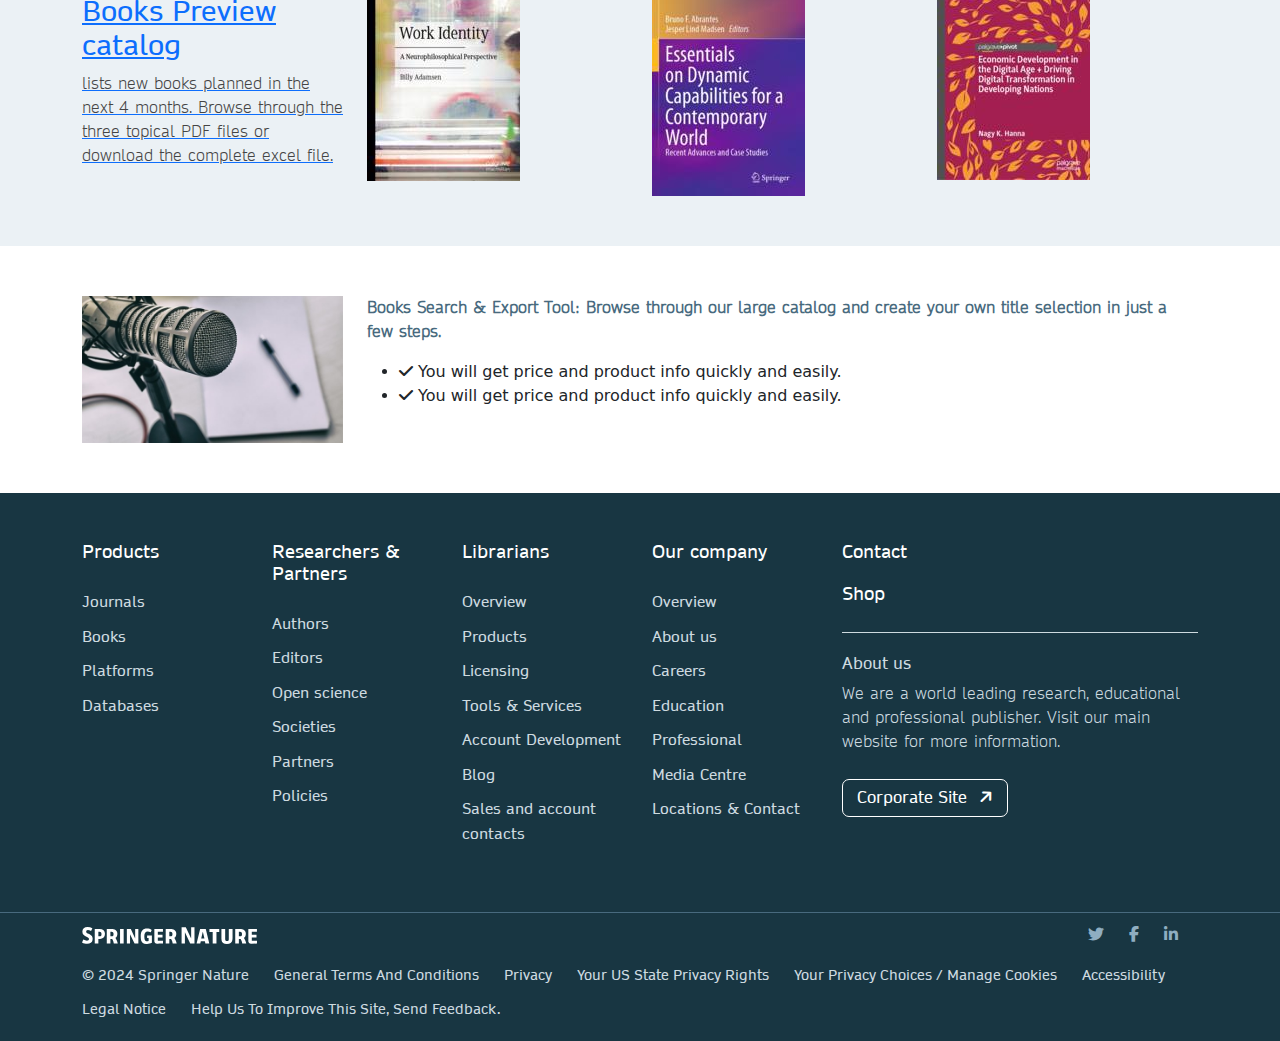
<file: booksellers.html>
<!DOCTYPE html>
<html lang="en">
<head>
    <meta charset="UTF-8">
    <meta name="viewport" content="width=device-width, initial-scale=1.0">
    <title>Book Sellers | Springer Nature</title>
    <link rel="stylesheet" href="assets/css/bootstrap.min.css">
    <link href="https://vjs.zencdn.net/8.16.1/video-js.css" rel="stylesheet" />
    <link rel="stylesheet" href="https://cdnjs.cloudflare.com/ajax/libs/font-awesome/6.7.1/css/all.min.css">
    <link rel="stylesheet" href="assets/css/owl.carousel.min.css">
    <link rel="stylesheet" type="text/css" href="assets/css/style.css">
    <link rel="stylesheet" type="text/css" href="assets/css/responsive.css">

</head>
<body>

    <header class="desktop-menu desktop-menu2 border-bottom1">
        <div class="container">
            <nav>
                <a href="index.html" class="logo"> <img src="assets/images/logo.svg" class="img-fluid"/> </a>

                <div class="toggle4">
                    <i class="fa-solid fa-bars"></i>
                </div>
                
                <div class="collapse-menu"> 
                    <ul>
                        <!-- <li>
                            <div class="search-menu">
                                <i class="fa-solid fa-magnifying-glass"></i>
                                <p>search</p>
                            </div>
                        </li> -->

                        <li><a href="index.html">home</a></li>
                        <li><a href="products.html">products</a></li>
                        <li><a href="open-science.html">open science</a></li>
                        <li><a href="authors.html">authors</a></li>
                        <li><a href="editors.html">editors</a></li>
                        <li><a href="reviewers.html">peer reviewers</a></li>
                        <li><a href="booksellers.html">book sellers</a></li>
                        <li><a href="advancing-discovery.html">what we do</a></li>
                    </ul>
                </div>

                <!-- <div class="toggle-menu">
                    <div class="toggle">
                        <i class="fa-solid fa-bars"></i> <p>menu</p>
                        <div class="menu-list">
                            <ul>
                                <li><a href="index.html">home</a></li>
                                <li><a href="products.html">products</a></li>
                                <li><a href="open-science.html">open science</a></li>
                                <li><a href="authors.html">authors</a></li>
                                <li><a href="editors.html">editors</a></li>
                                <li><a href="reviewers.html">peer reviewers</a></li>
                                <li><a href="#">policies</a></li>
                                <li><a href="#">librarians</a></li>
                                <li><a href="booksellers.html">booksellers</a></li>
                                <li><a href="#">societies</a></li>
                                <li><a href="#">partners</a></li>
                                <li><a href="#">shop</a></li>
                                <li><a href="#">what we do</a></li>
                                <li><a href="#">contact</a></li>
                            </ul>

                            <div class="seperator1"></div>
    
                            <ul>
                                <li><a href="#">corporate site</a> <i class="fa-solid fa-arrow-right"></i></li>
                                <li><a href="#">media center</a> <i class="fa-solid fa-arrow-right"></i></li>
                            </ul>
                        </div>
                    </div>

                    <div class="menu2">
                        <ul>
                            <li><a href="#">Editing a journal</a></li>
                            <li><a href="#">Resources and Tools</a></li>
                            <li><a href="#">Research Integrity</a></li>
                            <li><a href="#">Courses</a></li>
                        </ul>
                    </div>
                </div> -->
            </nav>
        </div>
    </header>

    <div class="mobile-menu">
        <nav>
            <a href="index.html" class="logo"> <img src="assets/images/logo.svg" class="img-fluid"/> </a>
        <div class="toggle2">
            <i class="fa-solid fa-bars"></i>            
        </div>
            <div class="core-menu">

                <div class="toggle3">
                   <div class="toggle3-list"> <a href="#">products </a> <div class="angledown"><i class="fa-solid fa-angle-down"></i></div></div>
                </div>

                <div class="menu-list2">
                    <ul>
                        <li><a href="index.html">home</a></li>
                        <li><a href="products.html">products</a></li>
                        <li><a href="open-science.html">open science</a></li>
                        <li><a href="authors.html">authors</a></li>
                        <li><a href="editors.html">editors</a></li>
                        <li><a href="reviewers.html">peer reviewers</a></li>
                        <li><a href="#">policies</a></li>
                        <li><a href="#">librarians</a></li>
                        <li><a href="booksellers.html">booksellers</a></li>
                        <li><a href="#">societies</a></li>
                        <li><a href="#">partners</a></li>
                        <li><a href="#">shop</a></li>
                        <li><a href="#">what we do</a></li>
                        <li><a href="#">contact</a></li>
                    </ul>
        
                    <div class="seperator1"></div>
        
                    <ul>
                        <li><a href="#">corporate site</a> <i class="fa-solid fa-arrow-right"></i></li>
                        <li><a href="#">media center</a> <i class="fa-solid fa-arrow-right"></i></li>
                    </ul>
                </div>
            </div>
            <div class="collapse-menu2">
                <ul>
                    <li><a href="#">journals</a></li>
                    <li><a href="#">books</a></li>
                    <li><a href="#">databases</a></li>
                    <li><a href="#">research management</a></li>
                    <li><a href="#">corporate & health</a></li>
                    <li><a href="#">platforms</a></li>
                </ul>
            </div>
        </nav>
    </div>

    <section class="commonbanner commonbanner5">
        <div class="container absolute-center">
            <div class="row">
                <div class="col-lg-12 col-md-12 col-12">
                    <div class="banner-content">
                        <h1>Booksellers</h1>
                        <p>Relevant information for booksellers and business partners in one place.</p>
                    </div>
                </div>
            </div>
        </div>
    </section>

    <section class="white-section">
        <div class="container">
            <div class="row">
                <p class="textinfo">Booksellers will find here all the information and services relevant to their needs. With information on ordering, catalogs, key titles and sales campaigns, we want to help you provide a diverse offering to your customers.
                </p>

                <div class="buttonlinks">
                    <div class="button011">
                        <a href="#">new books preview</a>
                    </div>
                    <div class="button021">
                        <a href="#">Search & Export Tool</a>
                    </div>
                    <div class="button033">
                        <a href="#">Key Titles</a>
                    </div>
                    <div class="button044">
                        <a href="#">Scholarly Sale—Books for Curious Minds.</a>
                    </div>
                    <div class="button055">
                        <a href="#">2024 Bestsellers</a>
                    </div>
                    <div class="button066">
                        <a href="#">Jan/Feb 2025: Science Sale</a>
                    </div>
                    <div class="button077">
                        <a href="#">Ordering Info</a>
                    </div>
                </div>
            </div>
        </div>
    </section>

    <section class="gray-section booksale-section">
        <div class="container">
            <div class="row">
                <div class="col-lg-4 col-md-6 col-12 m20">
                    <div class="booksale-wrapper background-red">
                        <a href="#">
                            <div class="booksale-column">
                                <h4>Scholarly Sale—Books for Curious Minds</h4>
                                <p>Save up to 50% on academic books! Choose from over 500 proven Springer & Palgrave titles in Humanities and Social Sciences.
                                </p>
                            </div>
                        </a>
                        <div class="right-icon">
                            <i class="fa-solid fa-angle-right"></i>
                        </div>
                    </div>
                </div>
                <div class="col-lg-4 col-md-6 col-12 m20">
                    <div class="booksale-wrapper background-blue">
                        <a href="#">
                            <div class="booksale-column">
                                <h4>Scholarly Sale—Books for Curious Minds</h4>
                                <p>Save up to 50% on academic books! Choose from over 500 proven Springer & Palgrave titles in Humanities and Social Sciences.
                                </p>
                            </div>
                        </a>
                        <div class="right-icon">
                            <i class="fa-solid fa-angle-right"></i>
                        </div>
                    </div>
                </div>
                <div class="col-lg-4 col-md-6 col-12 m20">
                    <div class="booksale-wrapper background-purple">
                        <a href="#">
                            <div class="booksale-column">
                                <h4>Scholarly Sale—Books for Curious Minds</h4>
                                <p>Save up to 50% on academic books! Choose from over 500 proven Springer & Palgrave titles in Humanities and Social Sciences.
                                </p>
                            </div>
                        </a>
                        <div class="right-icon">
                            <i class="fa-solid fa-angle-right"></i>
                        </div>
                    </div>
                </div>
            </div>
        </div>
    </section>

    <section class="white-section booksreview-section">
        <div class="container">
            <div class="row mb-4">
                <h3 class="subheading">New Books Preview</h3>
            </div>
            <div class="row">
                <div class="col-lg-3 col-md-3 col-12 m20">
                    <div class="booksreview-wrapper">
                        <a href="#">
                            <div class="booksreview-column gray-section">
                                <h3>The monthly New Books Preview catalog </h3>
                                <p>lists new books planned in the next 4 months. Browse through the three topical PDF files or download the complete excel file.</p>
                            </div>
                        </a>
                        <div class="right-icon">
                            <i class="fa-solid fa-angle-right"></i>
                        </div>
                    </div>
                </div>
                <div class="col-lg-3 col-md-3 col-12 m20">
                    <div class="booksreview-wrapper">
                        <a href="#">
                            <div class="booksreview-column gray-section">
                                <img src="assets/images/book-review/1.jpg" class="img-fluid" alt="">
                            </div>
                        </a>
                        <div class="right-icon">
                            <i class="fa-solid fa-angle-right"></i>
                        </div>
                    </div>
                </div>
                <div class="col-lg-3 col-md-3 col-12 m20">
                    <div class="booksreview-wrapper">
                        <a href="#">
                            <div class="booksreview-column gray-section">
                                <img src="assets/images/book-review/2.jpg" class="img-fluid" alt="">
                            </div>
                        </a>
                        <div class="right-icon">
                            <i class="fa-solid fa-angle-right"></i>
                        </div>
                    </div>
                </div>
                <div class="col-lg-3 col-md-3 col-12 m20">
                    <div class="booksreview-wrapper">
                        <a href="#">
                            <div class="booksreview-column gray-section">
                                <img src="assets/images/book-review/3.jpg" class="img-fluid" alt="">
                            </div>
                        </a>
                        <div class="right-icon">
                            <i class="fa-solid fa-angle-right"></i>
                        </div>
                    </div>
                </div>
            </div>
        </div>
    </section>

    <section class="gray-section scholarlysale-section">
        <div class="container">
            <div class="row mb-4">
                <h3 class="subheading">Scholarly Sale</h3>
            </div>
            <div class="row">
                <div class="col-lg-3 col-md-3 col-12 m20">
                    <div class="scholarlysale-wrapper">
                        <a href="#">
                            <div class="scholarlysale-column">
                                <h3>The monthly New Books Preview catalog </h3>
                                <p>lists new books planned in the next 4 months. Browse through the three topical PDF files or download the complete excel file.</p>
                            </div>
                        </a>
                        <div class="right-icon">
                            <i class="fa-solid fa-angle-right"></i>
                        </div>
                    </div>
                </div>
                <div class="col-lg-3 col-md-3 col-12 m20">
                    <div class="scholarlysale-wrapper">
                        <a href="#">
                            <div class="booksreview-column">
                                <img src="assets/images/book-review/1.jpg" class="img-fluid" alt="">
                            </div>
                        </a>
                        <div class="right-icon">
                            <i class="fa-solid fa-angle-right"></i>
                        </div>
                    </div>
                </div>
                <div class="col-lg-3 col-md-3 col-12 m20">
                    <div class="scholarlysale-wrapper">
                        <a href="#">
                            <div class="booksreview-column">
                                <img src="assets/images/book-review/2.jpg" class="img-fluid" alt="">
                            </div>
                        </a>
                        <div class="right-icon">
                            <i class="fa-solid fa-angle-right"></i>
                        </div>
                    </div>
                </div>
                <div class="col-lg-3 col-md-3 col-12 m20">
                    <div class="scholarlysale-wrapper">
                        <a href="#">
                            <div class="booksreview-column">
                                <img src="assets/images/book-review/3.jpg" class="img-fluid" alt="">
                            </div>
                        </a>
                        <div class="right-icon">
                            <i class="fa-solid fa-angle-right"></i>
                        </div>
                    </div>
                </div>
            </div>
        </div>
    </section>

    <section class="white-section">
        <div class="container">
            <div class="row">
                <div class="col-lg-3 col-md-3 col-12">
                    <img src="assets/images/book-review/4.jpg" class="img-fluid" alt="">
                </div>
                <div class="col-lg-9 col-md-9 col-12">
                    <p class="textinfo">Books Search & Export Tool: Browse through our large catalog and create your own title selection in just a few steps.
                    </p>

                    <div class="bkslist">
                        <ul>
                            <li><i class="fa-solid fa-check"></i> You will get price and product info quickly and easily.</li>
                            <li><i class="fa-solid fa-check"></i> You will get price and product info quickly and easily.</li>
                        </ul>
                    </div>
                </div>
            </div>
        </div>
    </section>

    <footer>
        <div class="container">
            <div class="row upper-footer">
                <div class="col-lg-8 col-md-12 col-12">
                    <div class="row">
                        <div class="col-lg-3 col-md-3 col-12">
                            <div class="footer-widget">
                                <h5>Products</h5>
                            </div>
                            <div class="footer-menu">
                                <ul>
                                    <li><a href="#"> Journals </a></li>
                                    <li><a href="#"> Books </a></li>
                                    <li><a href="#"> Platforms </a></li>
                                    <li><a href="#"> Databases </a></li>
                                </ul>
                            </div>
                        </div>
                        <div class="col-lg-3 col-md-3 col-12">
                            <div class="footer-widget">
                                <h5>Researchers & Partners</h5>
                            </div>
                            <div class="footer-menu">
                                <ul>
                                    <li><a href="#">Authors</a></li>
                                    <li><a href="#">Editors</a></li>
                                    <li><a href="#">Open science</a></li>
                                    <li><a href="#">Societies</a></li>
                                    <li><a href="#">Partners</a></li>
                                    <li><a href="#">Policies</a></li>
                                </ul>
                            </div>
                        </div>
                        <div class="col-lg-3 col-md-3 col-12">
                            <div class="footer-widget">
                                <h5>Librarians</h5>
                            </div>
                            <div class="footer-menu">
                                <ul>
                                    <li><a href="#">Overview</a></li>
                                    <li><a href="#">Products</a></li>
                                    <li><a href="#">Licensing</a></li>
                                    <li><a href="#">Tools & Services</a></li>
                                    <li><a href="#">Account Development</a></li>
                                    <li><a href="#">Blog</a></li>
                                    <li><a href="#">Sales and account contacts</a></li>
                                </ul>
                            </div>
                        </div>
                        <div class="col-lg-3 col-md-3 col-12">
                            <div class="footer-widget">
                                <h5>Our company</h5>
                            </div>
                            <div class="footer-menu">
                                <ul>
                                    <li><a href="#">Overview</a></li>
                                    <li><a href="#">About us</a></li>
                                    <li><a href="#">Careers</a></li>
                                    <li><a href="#">Education</a></li>
                                    <li><a href="#">Professional</a></li>
                                    <li><a href="#">Media Centre</a></li>
                                    <li><a href="#">Locations & Contact</a></li>
                                </ul>
                            </div>
                        </div>
                    </div>
                </div>
                <div class="col-lg-4 col-md-4 col-12">
                    <div class="footer-widget">
                        <h5 class="contact"><a href="#">Contact</a></h5>
                        <h5 class="shop"><a href="#">Shop</a></h5>
                    </div>
                    <div class="seperator"></div>
                    <div class="footer-details">
                        <h6>About us</h6>
                        <p>We are a world leading research, educational and professional publisher. Visit our main website for more information.</p>
                    </div>
                    <div class="corporate-button">
                         <a href="#">corporate site <i class="fa-solid fa-arrow-right"></i> </a> 
                    </div>
                </div>
            </div>
        </div>
        <div class="bottom-footer">
            <div class="container">
                <div class="row">
                    <div class="col-lg-6 col-md-6 col-12">
                        <div class="footer-logo">
                            <img src="assets/images/white-logo.svg" class="img-fluid" alt="">
                        </div>
                    </div>
                    <div class="col-lg-6 col-md-6 col-12">
                        <div class="social-icon">
                            <ul>
                                <li><i class="fa-brands fa-twitter"></i></li>
                                <li><i class="fa-brands fa-facebook-f"></i></li>
                                <li><i class="fa-brands fa-linkedin-in"></i></li>
                            </ul>
                        </div>
                    </div>
                </div>
                <div class="row">
                    <div class="footerbottom-links">
                        <ul>
                            <li><a href="#">© 2024 Springer Nature</a></li>
                            <li><a href="#">General terms and conditions</a></li>
                            <li><a href="#">privacy</a></li>
                            <li><a href="#">Your US State Privacy Rights</a></li>
                            <li><a href="#">Your Privacy Choices / Manage Cookies</a></li>
                            <li><a href="#">Accessibility</a></li>
                            <li><a href="#">Legal notice</a></li>
                            <li><a href="#">Help us to improve this site, send feedback.</a></li>
                        </ul>
                    </div>
                </div>
            </div>
        </div>
    </footer>

    <script src="assets/js/jquery-3.7.1.min.js"></script>
    <script src="assets/js/bootstrap.bundle.min.js"></script>
    <script src="assets/js/owl.carousel.min.js"></script>
    <script src="https://vjs.zencdn.net/8.16.1/video.min.js"></script>
    <script src="assets/js/main.js"></script>
    
</body>
</html>
</file>
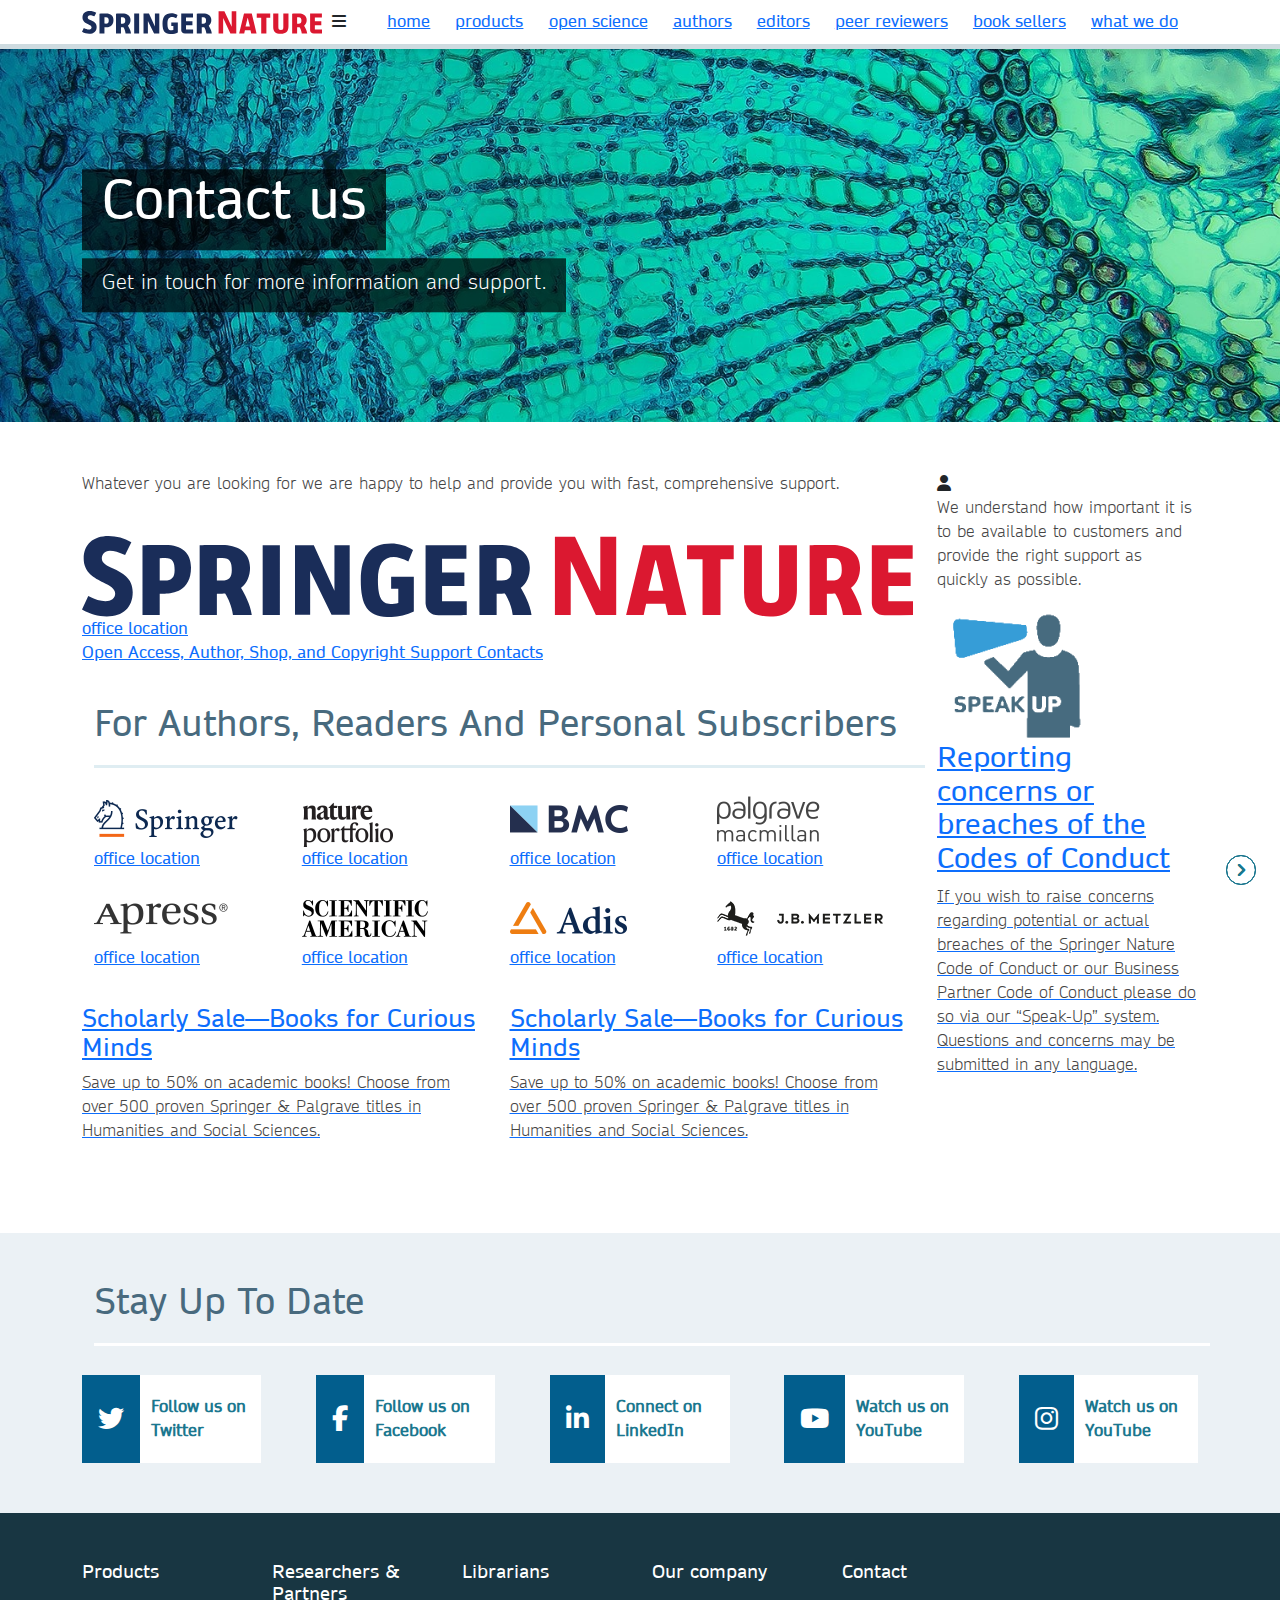
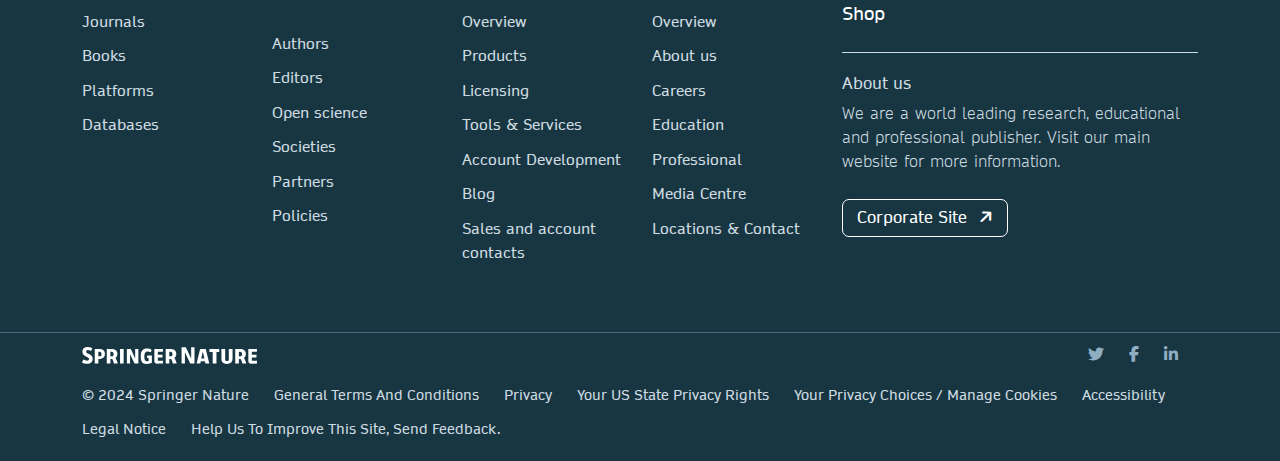
<file: contact.html>
<!DOCTYPE html>
<html lang="en">
<head>
    <meta charset="UTF-8">
    <meta name="viewport" content="width=device-width, initial-scale=1.0">
    <title>Contact | Springer Nature</title>
    <link rel="stylesheet" href="assets/css/bootstrap.min.css">
    <link rel="stylesheet" href="https://cdnjs.cloudflare.com/ajax/libs/font-awesome/6.7.1/css/all.min.css">
    <link rel="stylesheet" href="assets/css/owl.carousel.min.css">
    <link rel="stylesheet" type="text/css" href="assets/css/style.css">
    <link rel="stylesheet" type="text/css" href="assets/css/responsive.css">
</head>
<body>

    <header class="desktop-menu">
        <div class="container">
            <nav>
                
                <a href="index.html" class="logo"> <img src="assets/images/logo.svg" class="img-fluid"/> </a>

                <div class="toggle4">
                    <i class="fa-solid fa-bars"></i>
                </div>

                <div class="collapse-menu"> 
                    <ul>
                        <!-- <li>
                            <div class="search-menu">
                                <i class="fa-solid fa-magnifying-glass"></i>
                                <p>search</p>
                            </div>
                        </li> -->

                        <li><a href="index.html">home</a></li>
                        <li><a href="products.html">products</a></li>
                        <li><a href="open-science.html">open science</a></li>
                        <li><a href="authors.html">authors</a></li>
                        <li><a href="editors.html">editors</a></li>
                        <li><a href="reviewers.html">peer reviewers</a></li>
                        <li><a href="booksellers.html">book sellers</a></li>
                        <li><a href="advancing-discovery.html">what we do</a></li>

                    </ul>
                </div>

                <!-- <div class="toggle-menu">
                    <div class="toggle">
                        <i class="fa-solid fa-bars"></i> <p>menu</p>
                        <div class="menu-list">
                            <ul>
                                <li><a href="index.html">home</a></li>
                                <li><a href="products.html">products</a></li>
                                <li><a href="open-science.html">open science</a></li>
                                <li><a href="authors.html">authors</a></li>
                                <li><a href="editors.html">editors</a></li>
                                <li><a href="reviewers.html">peer reviewers</a></li>
                                <li><a href="#">policies</a></li>
                                <li><a href="#">librarians</a></li>
                                <li><a href="booksellers.html">booksellers</a></li>
                                <li><a href="#">societies</a></li>
                                <li><a href="#">partners</a></li>
                                <li><a href="#">shop</a></li>
                                <li><a href="#">what we do</a></li>
                                <li><a href="#">contact</a></li>
                            </ul>

                            <div class="seperator1"></div>
    
                            <ul>
                                <li><a href="#">corporate site</a> <i class="fa-solid fa-arrow-right"></i></li>
                                <li><a href="#">media center</a> <i class="fa-solid fa-arrow-right"></i></li>
                            </ul>
                        </div>
                    </div>
                </div> -->
            </nav>
        </div>
    </header>

    <section class="commonbanner commonbanner8">
        <div class="container absolute-center">
            <div class="row">
                <div class="col-lg-12 col-md-12 col-12">
                    <div class="banner-content">
                        <h1>Contact us</h1>
                        <p>Get in touch for more information and support.</p>
                    </div>
                </div>
            </div>
        </div>
    </section>

    <section class="contactblog-section">
        <div class="container">
            <div class="row">
                <div class="col-lg-9 col-md-8 col-12">
                    <div class="row mb-4">
                        <p>Whatever you are looking for we are happy to help and provide you with fast, comprehensive support.</p>
                    </div>
                    <div class="row mb-4">
                        <img src="assets/images/logo.svg" class="img-fluid contactblog-logo" alt="">

                        <div class="buttonlinks">
                            <div class="border-button1">
                                <a href="#">office location</a>
                            </div>
                            <div class="border-button1">
                                <a href="#">Open Access, Author, Shop, and Copyright Support Contacts</a>
                            </div>
                        </div>
                    </div>
                    <div class="row py-3 m-0">

                        <h3 class="subheading subheading3 mb-4">For authors, readers and personal subscribers</h3>

                        <div class="col-lg-3 col-md-4 col-6 m20">
                            <div class="explorebrands-column">
                                <img src="assets/images/brands/1.png" class="img-fluid" alt="">

                                <div class="border-button1">
                                    <a href="#">office location</a>
                                </div>
                            </div>
                        </div>
                        <div class="col-lg-3 col-md-4 col-6 m20">
                            <div class="explorebrands-column">
                                <img src="assets/images/brands/2.png" class="img-fluid" alt="">

                                <div class="border-button1">
                                    <a href="#">office location</a>
                                </div>
                            </div>
                        </div>
                        <div class="col-lg-3 col-md-4 col-6 m20">
                            <div class="explorebrands-column">
                                <img src="assets/images/brands/3.png" class="img-fluid" alt="">

                                <div class="border-button1">
                                    <a href="#">office location</a>
                                </div>
                            </div>
                        </div>
                        <div class="col-lg-3 col-md-4 col-6 m20">
                            <div class="explorebrands-column">
                                <img src="assets/images/brands/4.png" class="img-fluid" alt="">

                                <div class="border-button1">
                                    <a href="#">office location</a>
                                </div>
                            </div>
                        </div>
                        <div class="col-lg-3 col-md-4 col-6 m20">
                            <div class="explorebrands-column">
                                <img src="assets/images/brands/5.png" class="img-fluid" alt="">

                                <div class="border-button1">
                                    <a href="#">office location</a>
                                </div>
                            </div>
                        </div>
                        <div class="col-lg-3 col-md-4 col-6 m20">
                            <div class="explorebrands-column">
                                <img src="assets/images/brands/6.png" class="img-fluid" alt="">

                                <div class="border-button1">
                                    <a href="#">office location</a>
                                </div>
                            </div>
                        </div>
                        <div class="col-lg-3 col-md-4 col-6 m20">
                            <div class="explorebrands-column">
                                <img src="assets/images/brands/7.png" class="img-fluid" alt="">

                                <div class="border-button1">
                                    <a href="#">office location</a>
                                </div>
                            </div>
                        </div>
                        <div class="col-lg-3 col-md-4 col-6 m20">
                            <div class="explorebrands-column">
                                <img src="assets/images/brands/8.png" class="img-fluid" alt="">

                                <div class="border-button1">
                                    <a href="#">office location</a>
                                </div>
                            </div>
                        </div>
                    </div>
                    <div class="row mb-4">
                        <div class="col-lg-6 col-md-6 col-12 m20">
                            <div class="booksale-wrapper background-orange">
                                <a href="#">
                                    <div class="booksale-column">
                                        <h4>Scholarly Sale—Books for Curious Minds</h4>
                                        <p>Save up to 50% on academic books! Choose from over 500 proven Springer &amp; Palgrave titles in Humanities and Social Sciences.
                                        </p>
                                    </div>
                                </a>
                                <div class="right-icon">
                                    <i class="fa-solid fa-angle-right"></i>
                                </div>
                            </div>
                        </div>
                        <div class="col-lg-6 col-md-6 col-12 m20">
                            <div class="booksale-wrapper background-blue3">
                                <a href="#">
                                    <div class="booksale-column">
                                        <h4>Scholarly Sale—Books for Curious Minds</h4>
                                        <p>Save up to 50% on academic books! Choose from over 500 proven Springer &amp; Palgrave titles in Humanities and Social Sciences.
                                        </p>
                                    </div>
                                </a>
                                <div class="right-icon">
                                    <i class="fa-solid fa-angle-right"></i>
                                </div>
                            </div>
                        </div>
                    </div>
                </div>
                <div class="col-lg-3 col-md-4 col-12">
                    <div class="row">
                        <div class="text-box">
                            <i class="fa-solid fa-user"></i> <p>We understand how important it is to be available to customers and provide the right support as quickly as possible.</p>
                        </div>

                       <div class="itemwrapper">
                            <a href="#">
                                <div class="item-list">

                                    <img src="assets/images/contact/1.png" class="img-fluid" alt="">

                                    <h3>Reporting concerns or breaches of the Codes of Conduct</h3>

                                    <p>If you wish to raise concerns regarding potential or actual breaches of the Springer Nature Code of Conduct or our Business Partner Code of Conduct please do so via our “Speak-Up” system. Questions and concerns may be submitted in any language.</p>
        
                                    <div class="right-icon">
                                        <i class="fa-solid fa-angle-right"></i>
                                    </div>
                                </div>
                            </a>
                       </div>
                    </div>
                </div>
            </div>
        </div>
    </section>

    <section class="social-background">
        <div class="container">
            <div class="row">
                <div class="col-12">
                    <h3 class="subheading border-white">Stay up to date</h3>
                </div>
            </div>
            <div class="row justify-content-between gx-2">
                <div class="col-lg-2 col-md-3 col-12 m20">
                    <div class="sc-links">
                        <a href="#">
                            <div class="socialbg-icon">
                                <div class="social-icon1">
                                    <i class="fa-brands fa-twitter"></i>
                                </div>
                                <div class="social-icon1txt">
                                    <p>Follow us on Twitter</p>
                                </div>
                            </div>
                        </a>
                    </div>
                </div>
                <div class="col-lg-2 col-md-3 col-12 m20">
                    <div class="sc-links">
                        <a href="#">
                            <div class="socialbg-icon">
                                <div class="social-icon1">
                                    <i class="fa-brands fa-facebook-f"></i>
                                </div>
                                <div class="social-icon1txt">
                                    <p>Follow us on Facebook</p>
                                </div>
                            </div>
                        </a>
                    </div>
                </div>
                <div class="col-lg-2 col-md-3 col-12 m20">
                    <div class="sc-links">
                        <a href="#">
                            <div class="socialbg-icon">
                                <div class="social-icon1">
                                    <i class="fa-brands fa-linkedin-in"></i>
                                </div>
                                <div class="social-icon1txt">
                                    <p>Connect on LinkedIn</p>
                                </div>
                            </div>
                        </a>
                    </div>
                </div>
                <div class="col-lg-2 col-md-3 col-12 m20">
                    <div class="sc-links">
                        <a href="#">
                            <div class="socialbg-icon">
                                <div class="social-icon1">
                                    <i class="fa-brands fa-youtube"></i>
                                </div>
                                <div class="social-icon1txt">
                                    <p>Watch us on YouTube</p>
                                </div>
                            </div>
                        </a>
                    </div>
                </div>
                <div class="col-lg-2 col-md-3 col-12 m20">
                    <div class="sc-links">
                        <a href="#">
                            <div class="socialbg-icon">
                                <div class="social-icon1">
                                    <i class="fa-brands fa-instagram"></i>
                                </div>
                                <div class="social-icon1txt">
                                    <p>Watch us on YouTube</p>
                                </div>
                            </div>
                        </a>
                    </div>
                </div>
            </div>
        </div>
    </section>

    <footer>
        <div class="container">
            <div class="row upper-footer">
                <div class="col-lg-8 col-md-12 col-12">
                    <div class="row">
                        <div class="col-lg-3 col-md-3 col-12">
                            <div class="footer-widget">
                                <h5>Products</h5>
                            </div>
                            <div class="footer-menu">
                                <ul>
                                    <li><a href="#"> Journals </a></li>
                                    <li><a href="#"> Books </a></li>
                                    <li><a href="#"> Platforms </a></li>
                                    <li><a href="#"> Databases </a></li>
                                </ul>
                            </div>
                        </div>
                        <div class="col-lg-3 col-md-3 col-12">
                            <div class="footer-widget">
                                <h5>Researchers & Partners</h5>
                            </div>
                            <div class="footer-menu">
                                <ul>
                                    <li><a href="#">Authors</a></li>
                                    <li><a href="#">Editors</a></li>
                                    <li><a href="#">Open science</a></li>
                                    <li><a href="#">Societies</a></li>
                                    <li><a href="#">Partners</a></li>
                                    <li><a href="#">Policies</a></li>
                                </ul>
                            </div>
                        </div>
                        <div class="col-lg-3 col-md-3 col-12">
                            <div class="footer-widget">
                                <h5>Librarians</h5>
                            </div>
                            <div class="footer-menu">
                                <ul>
                                    <li><a href="#">Overview</a></li>
                                    <li><a href="#">Products</a></li>
                                    <li><a href="#">Licensing</a></li>
                                    <li><a href="#">Tools & Services</a></li>
                                    <li><a href="#">Account Development</a></li>
                                    <li><a href="#">Blog</a></li>
                                    <li><a href="#">Sales and account contacts</a></li>
                                </ul>
                            </div>
                        </div>
                        <div class="col-lg-3 col-md-3 col-12">
                            <div class="footer-widget">
                                <h5>Our company</h5>
                            </div>
                            <div class="footer-menu">
                                <ul>
                                    <li><a href="#">Overview</a></li>
                                    <li><a href="#">About us</a></li>
                                    <li><a href="#">Careers</a></li>
                                    <li><a href="#">Education</a></li>
                                    <li><a href="#">Professional</a></li>
                                    <li><a href="#">Media Centre</a></li>
                                    <li><a href="#">Locations & Contact</a></li>
                                </ul>
                            </div>
                        </div>
                    </div>
                </div>
                <div class="col-lg-4 col-md-4 col-12">
                    <div class="footer-widget">
                        <h5 class="contact"><a href="contact.html">Contact</a></h5>
                        <h5 class="shop"><a href="#">Shop</a></h5>
                    </div>
                    <div class="seperator"></div>
                    <div class="footer-details">
                        <h6>About us</h6>
                        <p>We are a world leading research, educational and professional publisher. Visit our main website for more information.</p>
                    </div>
                    <div class="corporate-button">
                         <a href="group.html">corporate site <i class="fa-solid fa-arrow-right"></i> </a> 
                    </div>
                </div>
            </div>
        </div>
        <div class="bottom-footer">
            <div class="container">
                <div class="row">
                    <div class="col-lg-6 col-md-6 col-12">
                        <div class="footer-logo">
                            <img src="assets/images/white-logo.svg" class="img-fluid" alt="">
                        </div>
                    </div>
                    <div class="col-lg-6 col-md-6 col-12">
                        <div class="social-icon">
                            <ul>
                                <li><i class="fa-brands fa-twitter"></i></li>
                                <li><i class="fa-brands fa-facebook-f"></i></li>
                                <li><i class="fa-brands fa-linkedin-in"></i></li>
                            </ul>
                        </div>
                    </div>
                </div>
                <div class="row">
                    <div class="footerbottom-links">
                        <ul>
                            <li><a href="#">© 2024 Springer Nature</a></li>
                            <li><a href="#">General terms and conditions</a></li>
                            <li><a href="#">privacy</a></li>
                            <li><a href="#">Your US State Privacy Rights</a></li>
                            <li><a href="#">Your Privacy Choices / Manage Cookies</a></li>
                            <li><a href="#">Accessibility</a></li>
                            <li><a href="#">Legal notice</a></li>
                            <li><a href="#">Help us to improve this site, send feedback.</a></li>
                        </ul>
                    </div>
                </div>
            </div>
        </div>
    </footer>

    <script src="assets/js/jquery-3.7.1.min.js"></script>
    <script src="assets/js/bootstrap.bundle.min.js"></script>
    <script src="assets/js/owl.carousel.min.js"></script>
    <script src="assets/js/main.js"></script>
    
</body>
</html>
</file>
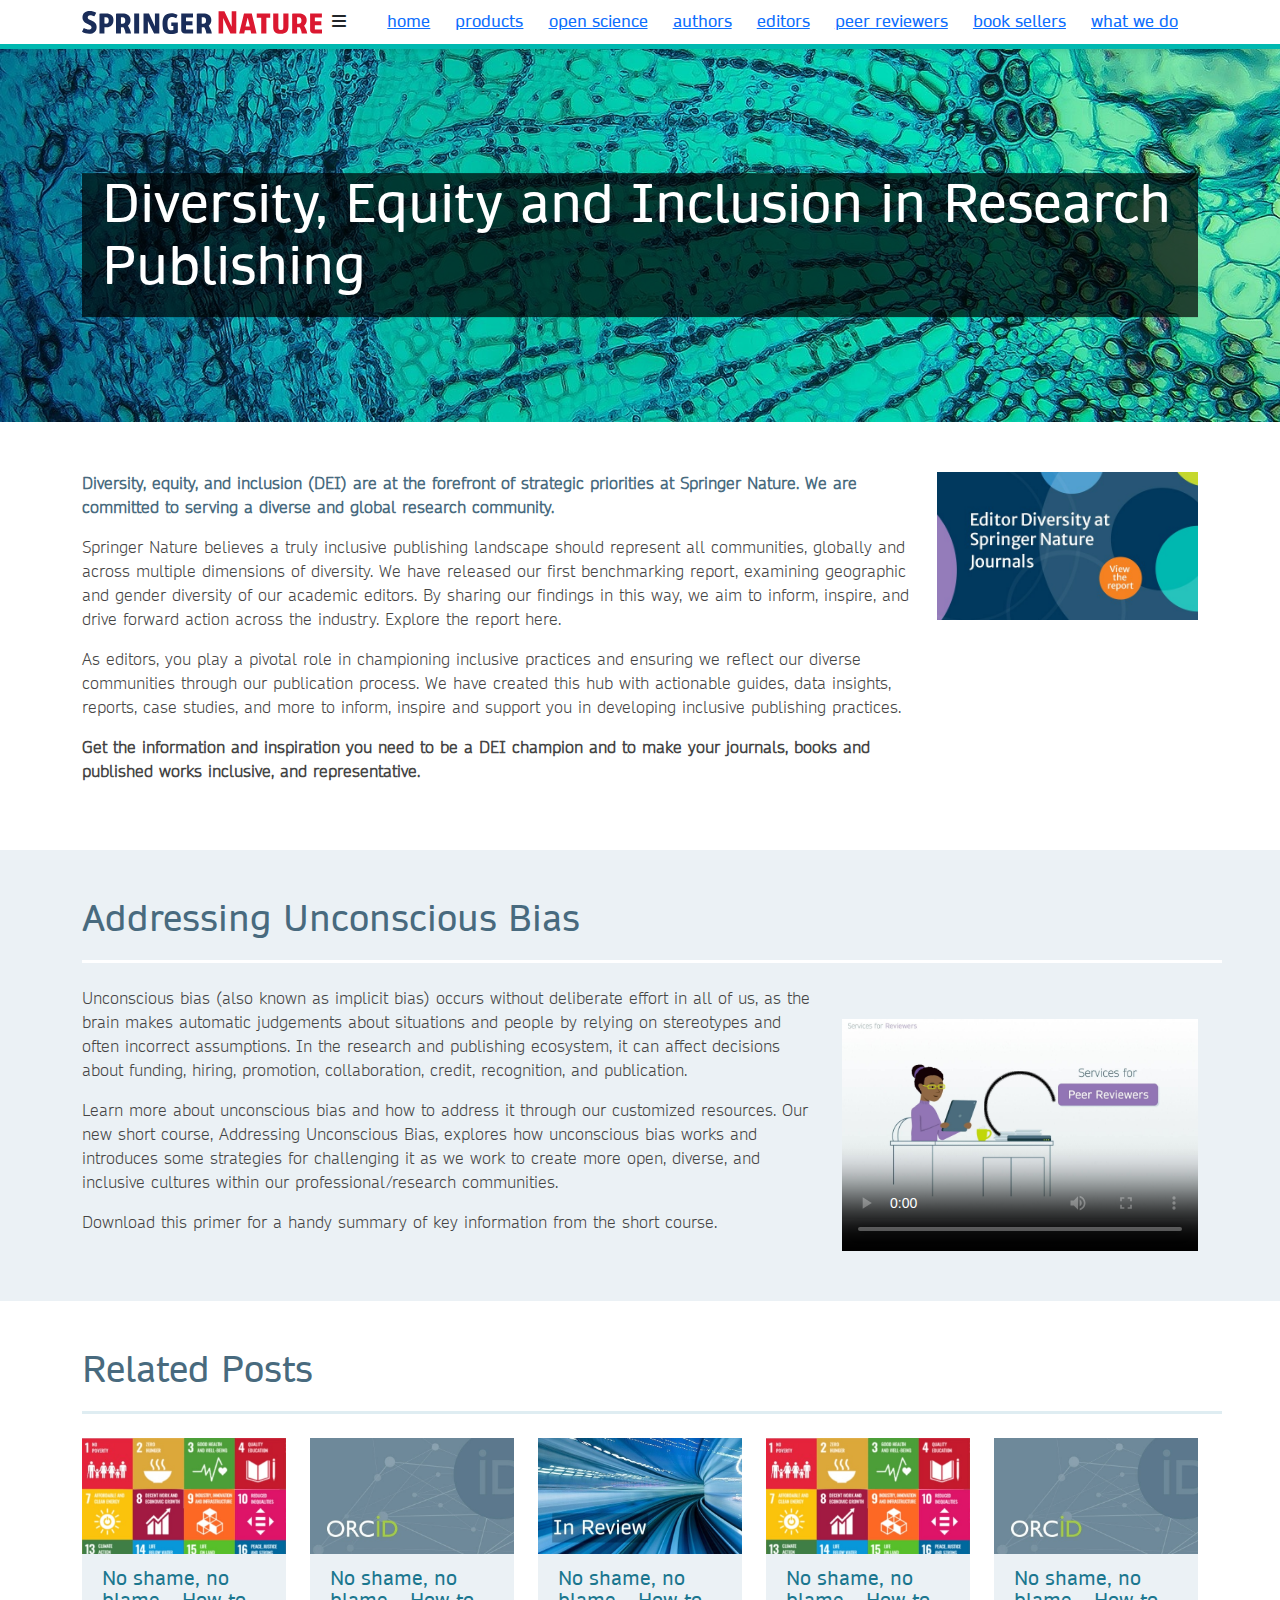
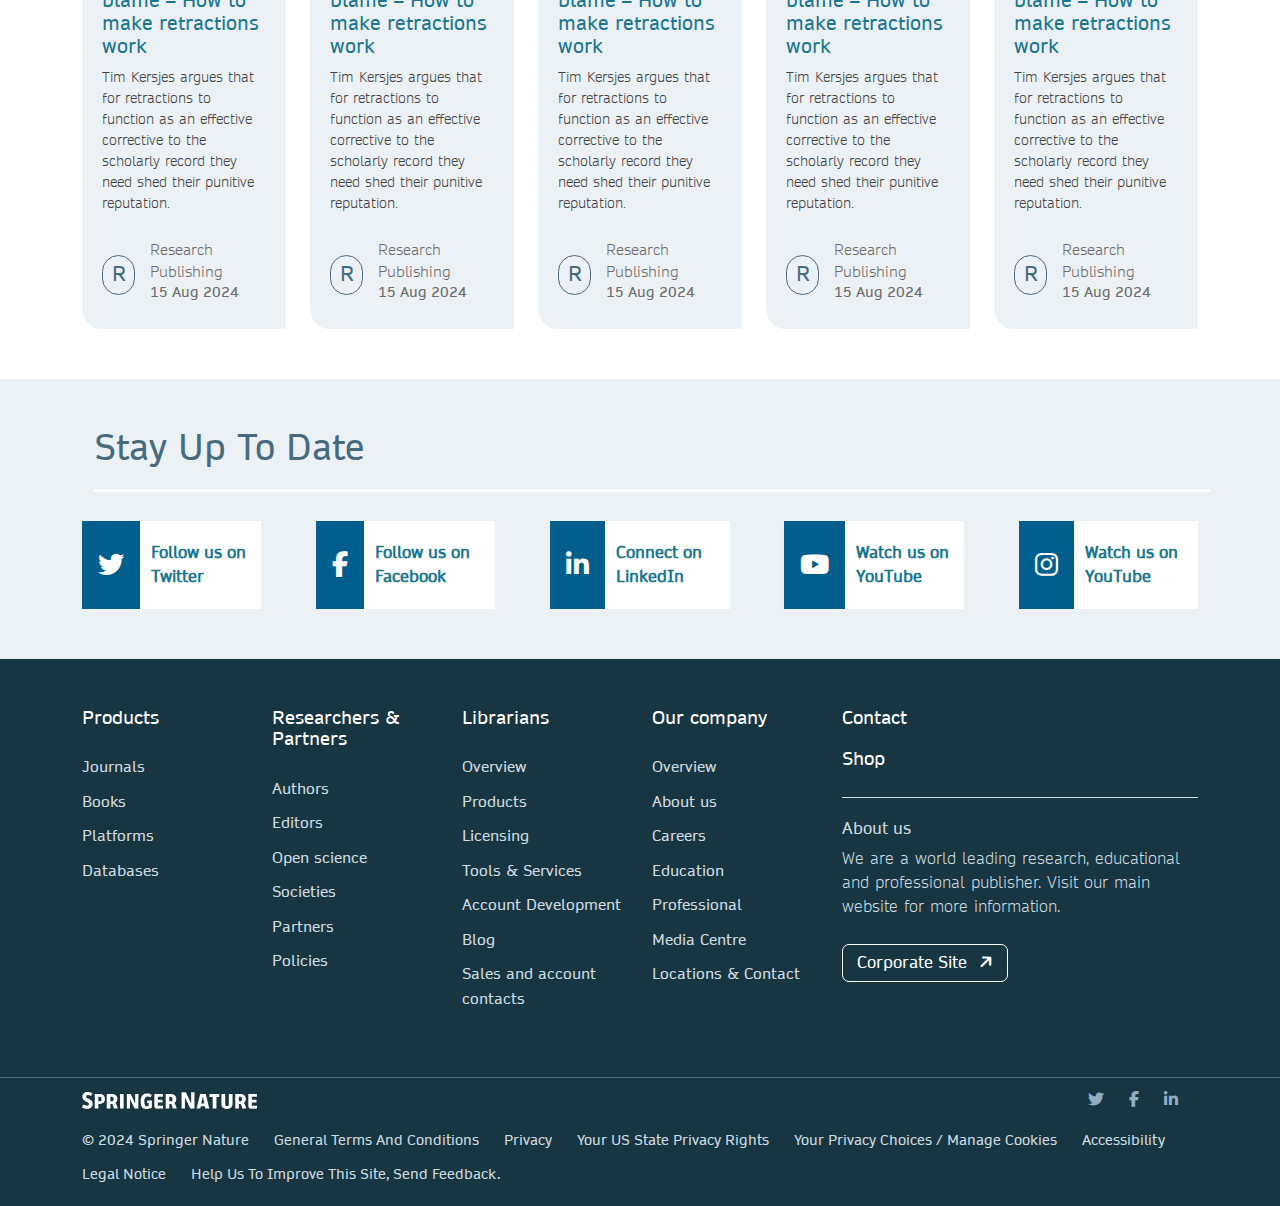
<file: dei-for-editors.html>
<!DOCTYPE html>
<html lang="en">
<head>
    <meta charset="UTF-8">
    <meta name="viewport" content="width=device-width, initial-scale=1.0">
    <title>DEI data and resource</title>
    <link rel="stylesheet" href="assets/css/bootstrap.min.css">
    <link href="https://vjs.zencdn.net/8.16.1/video-js.css" rel="stylesheet" />
    <link rel="stylesheet" href="https://cdnjs.cloudflare.com/ajax/libs/font-awesome/6.7.1/css/all.min.css">
    <link rel="stylesheet" href="assets/css/owl.carousel.min.css">
    <link rel="stylesheet" type="text/css" href="assets/css/style.css">
    <link rel="stylesheet" type="text/css" href="assets/css/responsive.css">
</head>
<body>

    <header class="desktop-menu desktop-menu2">
        <div class="container">
            <nav>

                <a href="index.html" class="logo"> <img src="assets/images/logo.svg" class="img-fluid"/> </a>
                
                <div class="toggle4">
                    <i class="fa-solid fa-bars"></i>
                </div>

                <div class="collapse-menu"> 
                    <ul>
                        <!-- <li>
                            <div class="search-menu">
                                <i class="fa-solid fa-magnifying-glass"></i>
                                <p>search</p>
                            </div>
                        </li> -->

                        <li><a href="index.html">home</a></li>
                        <li><a href="products.html">products</a></li>
                        <li><a href="open-science.html">open science</a></li>
                        <li><a href="authors.html">authors</a></li>
                        <li><a href="editors.html">editors</a></li>
                        <li><a href="reviewers.html">peer reviewers</a></li>
                        <li><a href="booksellers.html">book sellers</a></li>
                        <li><a href="advancing-discovery.html">what we do</a></li>
                    </ul>
                </div>

                <!-- <div class="toggle-menu">
                    <div class="toggle">
                        <i class="fa-solid fa-bars"></i> <p>menu</p>
                        <div class="menu-list">
                            <ul>
                                <li><a href="index.html">home</a></li>
                                <li><a href="products.html">products</a></li>
                                <li><a href="open-science.html">open science</a></li>
                                <li><a href="authors.html">authors</a></li>
                                <li><a href="editors.html">editors</a></li>
                                <li><a href="reviewers.html">peer reviewers</a></li>
                                <li><a href="#">policies</a></li>
                                <li><a href="#">librarians</a></li>
                                <li><a href="booksellers.html">booksellers</a></li>
                                <li><a href="#">societies</a></li>
                                <li><a href="#">partners</a></li>
                                <li><a href="#">shop</a></li>
                                <li><a href="#">what we do</a></li>
                                <li><a href="#">contact</a></li>
                            </ul>

                            <div class="seperator1"></div>
    
                            <ul>
                                <li><a href="#">corporate site</a> <i class="fa-solid fa-arrow-right"></i></li>
                                <li><a href="#">media center</a> <i class="fa-solid fa-arrow-right"></i></li>
                            </ul>
                        </div>
                    </div>

                    <div class="menu2">
                        <ul>
                            <li><a href="#">journals</a></li>
                            <li><a href="#">books</a></li>
                            <li><a href="#">databases</a></li>
                            <li><a href="#">research management</a></li>
                            <li><a href="#">corporate & health</a></li>
                            <li><a href="#">platforms</a></li>
                        </ul>
                    </div>
                </div> -->
            </nav>
        </div>
    </header>

    <section class="commonbanner commonbanner11">
        <div class="container absolute-center">
            <div class="row">
                <div class="col-lg-12 col-md-12 col-12">
                    <div class="banner-content">
                        <h1>Diversity, Equity and Inclusion in Research Publishing</h1>
                    </div>
                </div>
            </div>
        </div>
    </section>

    <section class="white-section">
        <div class="container">
            <div class="row">
                <div class="col-lg-9 col-md-9 col-12">

                    <p class="textinfo">Diversity, equity, and inclusion (DEI) are at the forefront of strategic priorities at Springer Nature. We are committed to serving a diverse and global research community.</p>

                    <p>Springer Nature believes a truly inclusive publishing landscape should represent all communities, globally and across multiple dimensions of diversity. We have released our first benchmarking report, examining geographic and gender diversity of our academic editors. By sharing our findings in this way, we aim to inform, inspire, and drive forward action across the industry. Explore the report here.
                    </p>

                    <p>As editors, you play a pivotal role in championing inclusive practices and ensuring we reflect our diverse communities through our publication process. We have created this hub with actionable guides, data insights, reports, case studies, and more to inform, inspire and support you in developing inclusive publishing practices. 
                    </p>

                    <p><b>Get the information and inspiration you need to be a DEI champion and to make your journals, books and published works inclusive, and representative.
                    </b></p>
                </div>
                <div class="col-lg-3 col-md-3 col-12">
                    <a href="#">
                        <img src="assets/images/cms/3.jpg" class="img-fluid" alt="">
                    </a>
                </div>
            </div>
        </div>
    </section>

    <section class="gray-section">
        <div class="container">
            <div class="row mb-4">
                <h3 class="subheading border-white">Addressing Unconscious Bias</h3>
            </div>
            <div class="row">
                <div class="col-lg-8 col-md-8 col-12">
                    <p>Unconscious bias (also known as implicit bias) occurs without deliberate effort in all of us, as the brain makes automatic judgements about situations and people by relying on stereotypes and often incorrect assumptions. In the research and publishing ecosystem, it can affect decisions about funding, hiring, promotion, collaboration, credit, recognition, and publication.</p>
                    <p>Learn more about unconscious bias and how to address it through our customized resources. Our new short course, Addressing Unconscious Bias, explores how unconscious bias works and introduces some strategies for challenging it as we work to create more open, diverse, and inclusive cultures within our professional/research communities.</p>
                    <p>Download this primer for a handy summary of key information from the short course.</p>
                </div>

                <div class="col-lg-4 col-md-4 col-12">
                    <video
                        id="my-video"
                        class="video-js"
                        controls
                        preload="auto"
                        poster="assets/images/review/2.jpg"
                        data-setup="{}">
                        <source src="https://cdn.plyr.io/static/demo/View_From_A_Blue_Moon_Trailer-576p.mp4" type="video/mp4" />
                    </video>
                </div>
            </div>
        </div>
    </section>

    <section class="white-section">
        <div class="container">
            <div class="row mb-4">
                <h3 class="subheading">Related posts</h3>
            </div>
            <div class="row">
                    <div class="col m20">
                     <div class="blog-column">
                         <div class="blog-header">
                             <img src="assets/images/blog/17.jpg" class="img-fluid" alt="">
                         </div>
                         <div class="blog-body">
                             <h3 class="blog-heading">No shame, no blame – How to make retractions work</h3>
                             <p>Tim Kersjes argues that for retractions to function as an effective corrective to the scholarly record they need shed their punitive reputation.</p>
                         </div>
                         <div class="blog-footer">
                             <div class="blog-icon">
                                 <h3>r</h3>
                             </div>
                             <div class="blog-text">
                                 <p>research publishing</p>
                                 <h5>15 aug 2024</h5>
                             </div>
                         </div>
                     </div>
                    </div>
                    <div class="col m20">
                     <div class="blog-column">
                         <div class="blog-header">
                             <img src="assets/images/blog/18.jpg" class="img-fluid" alt="">
                         </div>
                         <div class="blog-body">
                             <h3 class="blog-heading">No shame, no blame – How to make retractions work</h3>
                             <p>Tim Kersjes argues that for retractions to function as an effective corrective to the scholarly record they need shed their punitive reputation.</p>
                         </div>
                         <div class="blog-footer">
                             <div class="blog-icon">
                                 <h3>r</h3>
                             </div>
                             <div class="blog-text">
                                 <p>research publishing</p>
                                 <h5>15 aug 2024</h5>
                             </div>
                         </div>
                     </div>
                    </div>
                    <div class="col m20">
                     <div class="blog-column">
                         <div class="blog-header">
                             <img src="assets/images/blog/19.jpg" class="img-fluid" alt="">
                         </div>
                         <div class="blog-body">
                             <h3 class="blog-heading">No shame, no blame – How to make retractions work</h3>
                             <p>Tim Kersjes argues that for retractions to function as an effective corrective to the scholarly record they need shed their punitive reputation.</p>
                         </div>
                         <div class="blog-footer">
                             <div class="blog-icon">
                                 <h3>r</h3>
                             </div>
                             <div class="blog-text">
                                 <p>research publishing</p>
                                 <h5>15 aug 2024</h5>
                             </div>
                         </div>
                     </div>
                    </div>
                    <div class="col m20">
                        <div class="blog-column">
                            <div class="blog-header">
                                <img src="assets/images/blog/17.jpg" class="img-fluid" alt="">
                            </div>
                            <div class="blog-body">
                                <h3 class="blog-heading">No shame, no blame – How to make retractions work</h3>
                                <p>Tim Kersjes argues that for retractions to function as an effective corrective to the scholarly record they need shed their punitive reputation.</p>
                            </div>
                            <div class="blog-footer">
                                <div class="blog-icon">
                                    <h3>r</h3>
                                </div>
                                <div class="blog-text">
                                    <p>research publishing</p>
                                    <h5>15 aug 2024</h5>
                                </div>
                            </div>
                        </div>
                    </div>
                    <div class="col m20">
                    <div class="blog-column">
                        <div class="blog-header">
                            <img src="assets/images/blog/18.jpg" class="img-fluid" alt="">
                        </div>
                        <div class="blog-body">
                            <h3 class="blog-heading">No shame, no blame – How to make retractions work</h3>
                            <p>Tim Kersjes argues that for retractions to function as an effective corrective to the scholarly record they need shed their punitive reputation.</p>
                        </div>
                        <div class="blog-footer">
                            <div class="blog-icon">
                                <h3>r</h3>
                            </div>
                            <div class="blog-text">
                                <p>research publishing</p>
                                <h5>15 aug 2024</h5>
                            </div>
                        </div>
                    </div>
                    </div>
            </div>
        </div>
    </section>

    <section class="social-background">
        <div class="container">
            <div class="row">
                <div class="col-12">
                    <h3 class="subheading border-white">Stay up to date</h3>
                </div>
            </div>
            <div class="row justify-content-between gx-2">
                <div class="col-lg-2 col-md-3 col-12 m20">
                    <div class="sc-links">
                        <a href="#">
                            <div class="socialbg-icon">
                                <div class="social-icon1">
                                    <i class="fa-brands fa-twitter"></i>
                                </div>
                                <div class="social-icon1txt">
                                    <p>Follow us on Twitter</p>
                                </div>
                            </div>
                        </a>
                    </div>
                </div>
                <div class="col-lg-2 col-md-3 col-12 m20">
                    <div class="sc-links">
                        <a href="#">
                            <div class="socialbg-icon">
                                <div class="social-icon1">
                                    <i class="fa-brands fa-facebook-f"></i>
                                </div>
                                <div class="social-icon1txt">
                                    <p>Follow us on Facebook</p>
                                </div>
                            </div>
                        </a>
                    </div>
                </div>
                <div class="col-lg-2 col-md-3 col-12 m20">
                    <div class="sc-links">
                        <a href="#">
                            <div class="socialbg-icon">
                                <div class="social-icon1">
                                    <i class="fa-brands fa-linkedin-in"></i>
                                </div>
                                <div class="social-icon1txt">
                                    <p>Connect on LinkedIn</p>
                                </div>
                            </div>
                        </a>
                    </div>
                </div>
                <div class="col-lg-2 col-md-3 col-12 m20">
                    <div class="sc-links">
                        <a href="#">
                            <div class="socialbg-icon">
                                <div class="social-icon1">
                                    <i class="fa-brands fa-youtube"></i>
                                </div>
                                <div class="social-icon1txt">
                                    <p>Watch us on YouTube</p>
                                </div>
                            </div>
                        </a>
                    </div>
                </div>
                <div class="col-lg-2 col-md-3 col-12 m20">
                    <div class="sc-links">
                        <a href="#">
                            <div class="socialbg-icon">
                                <div class="social-icon1">
                                    <i class="fa-brands fa-instagram"></i>
                                </div>
                                <div class="social-icon1txt">
                                    <p>Watch us on YouTube</p>
                                </div>
                            </div>
                        </a>
                    </div>
                </div>
            </div>
        </div>
    </section>

    <footer>
        <div class="container">
            <div class="row upper-footer">
                <div class="col-lg-8 col-md-12 col-12">
                    <div class="row">
                        <div class="col-lg-3 col-md-3 col-12">
                            <div class="footer-widget">
                                <h5>Products</h5>
                            </div>
                            <div class="footer-menu">
                                <ul>
                                    <li><a href="#"> Journals </a></li>
                                    <li><a href="#"> Books </a></li>
                                    <li><a href="#"> Platforms </a></li>
                                    <li><a href="#"> Databases </a></li>
                                </ul>
                            </div>
                        </div>
                        <div class="col-lg-3 col-md-3 col-12">
                            <div class="footer-widget">
                                <h5>Researchers & Partners</h5>
                            </div>
                            <div class="footer-menu">
                                <ul>
                                    <li><a href="#">Authors</a></li>
                                    <li><a href="#">Editors</a></li>
                                    <li><a href="#">Open science</a></li>
                                    <li><a href="#">Societies</a></li>
                                    <li><a href="#">Partners</a></li>
                                    <li><a href="#">Policies</a></li>
                                </ul>
                            </div>
                        </div>
                        <div class="col-lg-3 col-md-3 col-12">
                            <div class="footer-widget">
                                <h5>Librarians</h5>
                            </div>
                            <div class="footer-menu">
                                <ul>
                                    <li><a href="#">Overview</a></li>
                                    <li><a href="#">Products</a></li>
                                    <li><a href="#">Licensing</a></li>
                                    <li><a href="#">Tools & Services</a></li>
                                    <li><a href="#">Account Development</a></li>
                                    <li><a href="#">Blog</a></li>
                                    <li><a href="#">Sales and account contacts</a></li>
                                </ul>
                            </div>
                        </div>
                        <div class="col-lg-3 col-md-3 col-12">
                            <div class="footer-widget">
                                <h5>Our company</h5>
                            </div>
                            <div class="footer-menu">
                                <ul>
                                    <li><a href="#">Overview</a></li>
                                    <li><a href="#">About us</a></li>
                                    <li><a href="#">Careers</a></li>
                                    <li><a href="#">Education</a></li>
                                    <li><a href="#">Professional</a></li>
                                    <li><a href="#">Media Centre</a></li>
                                    <li><a href="#">Locations & Contact</a></li>
                                </ul>
                            </div>
                        </div>
                    </div>
                </div>
                <div class="col-lg-4 col-md-4 col-12">
                    <div class="footer-widget">
                        <h5 class="contact"><a href="contact.html">Contact</a></h5>
                        <h5 class="shop"><a href="#">Shop</a></h5>
                    </div>
                    <div class="seperator"></div>
                    <div class="footer-details">
                        <h6>About us</h6>
                        <p>We are a world leading research, educational and professional publisher. Visit our main website for more information.</p>
                    </div>
                    <div class="corporate-button">
                         <a href="group.html">corporate site <i class="fa-solid fa-arrow-right"></i> </a> 
                    </div>
                </div>
            </div>
        </div>
        <div class="bottom-footer">
            <div class="container">
                <div class="row">
                    <div class="col-lg-6 col-md-6 col-12">
                        <div class="footer-logo">
                            <img src="assets/images/white-logo.svg" class="img-fluid" alt="">
                        </div>
                    </div>
                    <div class="col-lg-6 col-md-6 col-12">
                        <div class="social-icon">
                            <ul>
                                <li><i class="fa-brands fa-twitter"></i></li>
                                <li><i class="fa-brands fa-facebook-f"></i></li>
                                <li><i class="fa-brands fa-linkedin-in"></i></li>
                            </ul>
                        </div>
                    </div>
                </div>
                <div class="row">
                    <div class="footerbottom-links">
                        <ul>
                            <li><a href="#">© 2024 Springer Nature</a></li>
                            <li><a href="#">General terms and conditions</a></li>
                            <li><a href="#">privacy</a></li>
                            <li><a href="#">Your US State Privacy Rights</a></li>
                            <li><a href="#">Your Privacy Choices / Manage Cookies</a></li>
                            <li><a href="#">Accessibility</a></li>
                            <li><a href="#">Legal notice</a></li>
                            <li><a href="#">Help us to improve this site, send feedback.</a></li>
                        </ul>
                    </div>
                </div>
            </div>
        </div>
    </footer>

    <script src="assets/js/jquery-3.7.1.min.js"></script>
    <script src="assets/js/bootstrap.bundle.min.js"></script>
    <script src="assets/js/owl.carousel.min.js"></script>
    <script src="https://vjs.zencdn.net/8.16.1/video.min.js"></script>
    <script src="assets/js/main.js"></script>
    
</body>
</html>
</file>
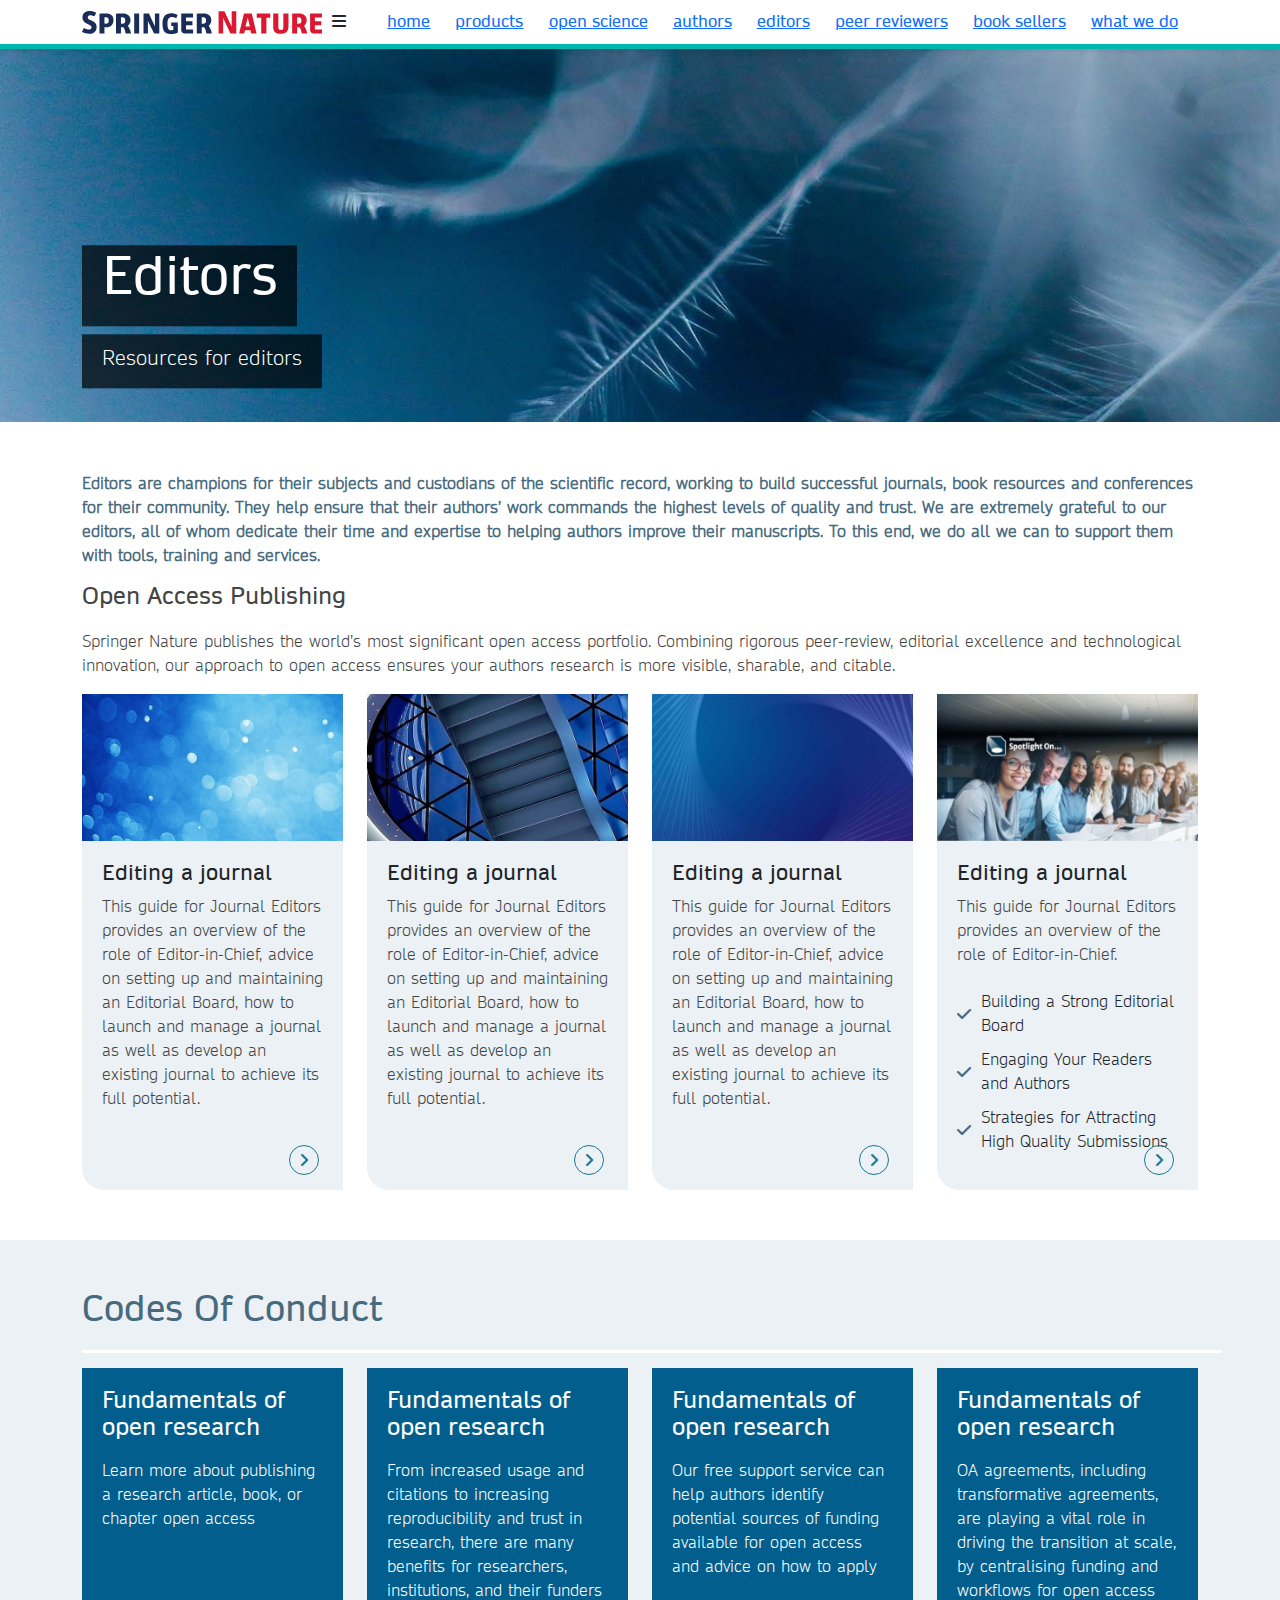
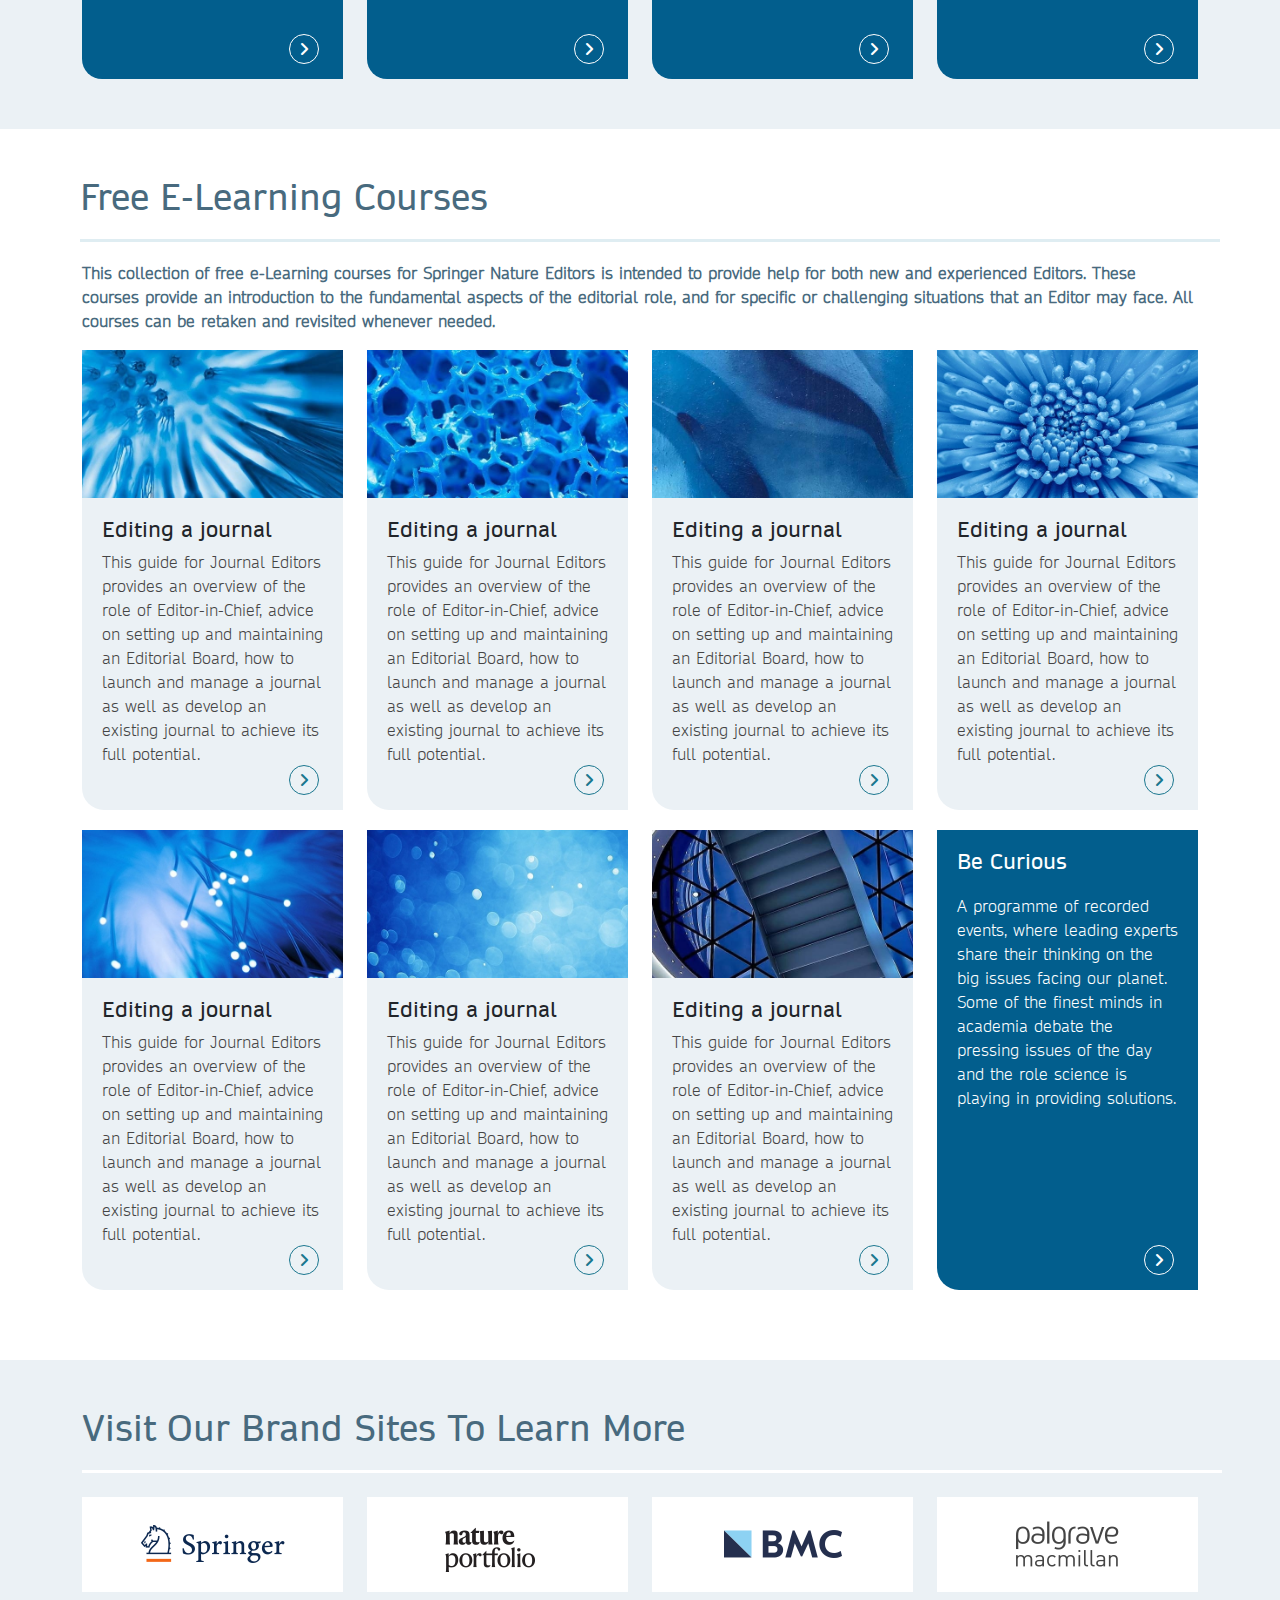
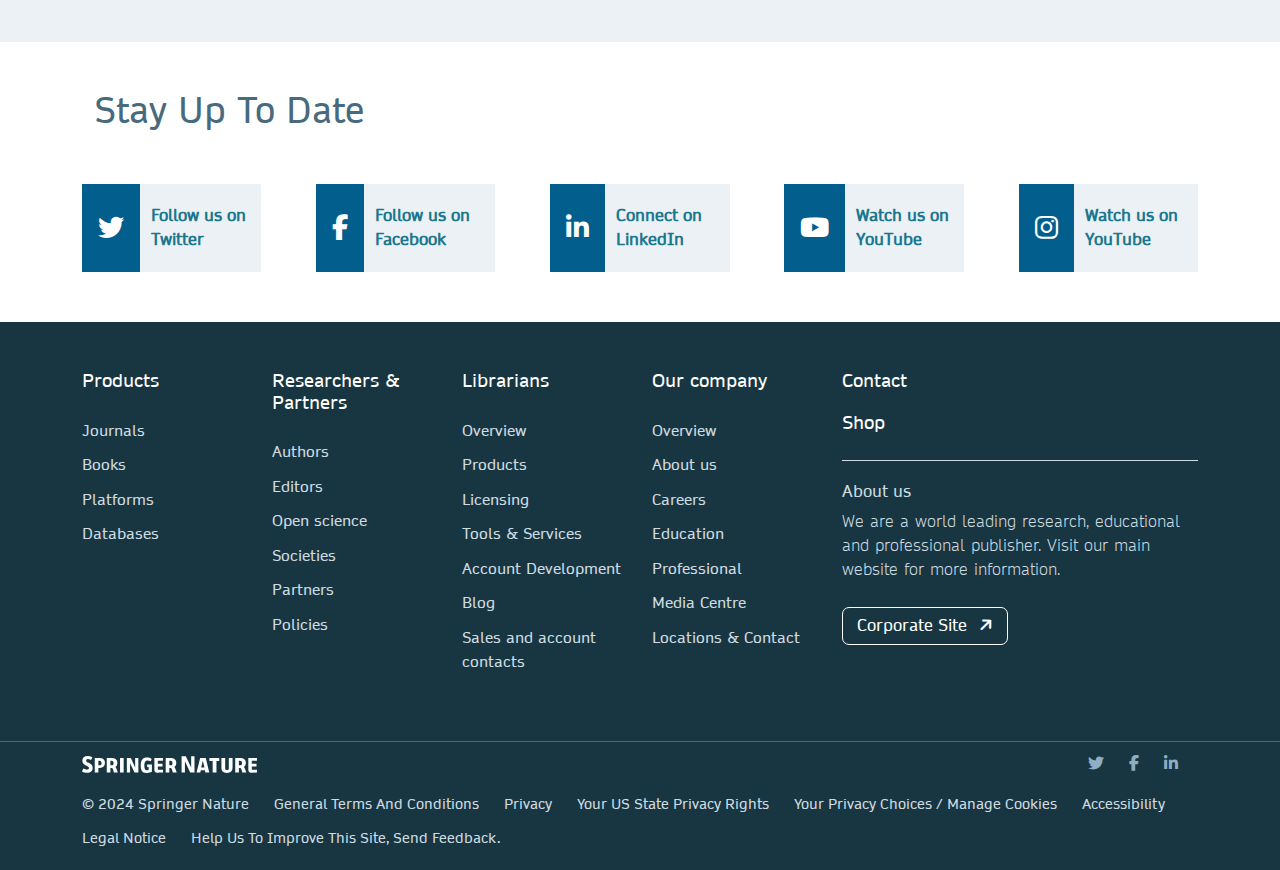
<file: editors.html>
<!DOCTYPE html>
<html lang="en">
<head>
    <meta charset="UTF-8">
    <meta name="viewport" content="width=device-width, initial-scale=1.0">
    <title>Editors | Springer Nature</title>
    <link rel="stylesheet" href="assets/css/bootstrap.min.css">
    <link href="https://vjs.zencdn.net/8.16.1/video-js.css" rel="stylesheet" />
    <link rel="stylesheet" href="https://cdnjs.cloudflare.com/ajax/libs/font-awesome/6.7.1/css/all.min.css">
    <link rel="stylesheet" href="assets/css/owl.carousel.min.css">
    <link rel="stylesheet" type="text/css" href="assets/css/style.css">
    <link rel="stylesheet" type="text/css" href="assets/css/responsive.css">
</head>
<body>

    <header class="desktop-menu desktop-menu2">
        <div class="container">
            <nav>
                <a href="index.html" class="logo"> <img src="assets/images/logo.svg" class="img-fluid"/> </a>
                
                <div class="toggle4">
                    <i class="fa-solid fa-bars"></i>
                </div>

                <div class="collapse-menu"> 
                    <ul>
                        <!-- <li>
                            <div class="search-menu">
                                <i class="fa-solid fa-magnifying-glass"></i>
                                <p>search</p>
                            </div>
                        </li> -->

                        <li><a href="index.html">home</a></li>
                        <li><a href="products.html">products</a></li>
                        <li><a href="open-science.html">open science</a></li>
                        <li><a href="authors.html">authors</a></li>
                        <li><a href="editors.html">editors</a></li>
                        <li><a href="reviewers.html">peer reviewers</a></li>
                        <li><a href="booksellers.html">book sellers</a></li>
                        <li><a href="advancing-discovery.html">what we do</a></li>
                    </ul>
                </div>

                <!-- <div class="toggle-menu">
                    <div class="toggle">
                        <i class="fa-solid fa-bars"></i> <p>menu</p>
                        <div class="menu-list">
                            <ul>
                                <li><a href="index.html">home</a></li>
                                <li><a href="products.html">products</a></li>
                                <li><a href="open-science.html">open science</a></li>
                                <li><a href="authors.html">authors</a></li>
                                <li><a href="editors.html">editors</a></li>
                                <li><a href="reviewers.html">peer reviewers</a></li>
                                <li><a href="#">policies</a></li>
                                <li><a href="#">librarians</a></li>
                                <li><a href="booksellers.html">booksellers</a></li>
                                <li><a href="#">societies</a></li>
                                <li><a href="#">partners</a></li>
                                <li><a href="#">shop</a></li>
                                <li><a href="#">what we do</a></li>
                                <li><a href="#">contact</a></li>
                            </ul>

                            <div class="seperator1"></div>
    
                            <ul>
                                <li><a href="#">corporate site</a> <i class="fa-solid fa-arrow-right"></i></li>
                                <li><a href="#">media center</a> <i class="fa-solid fa-arrow-right"></i></li>
                            </ul>
                        </div>
                    </div>

                    <div class="menu2">
                        <ul>
                            <li><a href="#">Editing a journal</a></li>
                            <li><a href="#">Resources and Tools</a></li>
                            <li><a href="#">Research Integrity</a></li>
                            <li><a href="#">Courses</a></li>
                        </ul>
                    </div>
                </div> -->
            </nav>
        </div>
    </header>

    <!-- <div class="mobile-menu">
        <nav>
            <a href="index.html" class="logo"> <img src="assets/images/logo.svg" class="img-fluid"/> </a>
        <div class="toggle2">
            <i class="fa-solid fa-bars"></i>            
        </div>
            <div class="core-menu">

                <div class="toggle3">
                   <div class="toggle3-list"> <a href="#">products </a> <div class="angledown"><i class="fa-solid fa-angle-down"></i></div></div>
                </div>

                <div class="menu-list2">
                    <ul>
                        <li><a href="index.html">home</a></li>
                        <li><a href="products.html">products</a></li>
                        <li><a href="open-science.html">open science</a></li>
                        <li><a href="authors.html">authors</a></li>
                        <li><a href="editors.html">editors</a></li>
                        <li><a href="reviewers.html">peer reviewers</a></li>
                        <li><a href="#">policies</a></li>
                        <li><a href="#">librarians</a></li>
                        <li><a href="booksellers.html">booksellers</a></li>
                        <li><a href="#">societies</a></li>
                        <li><a href="#">partners</a></li>
                        <li><a href="#">shop</a></li>
                        <li><a href="#">what we do</a></li>
                        <li><a href="#">contact</a></li>
                    </ul>
        
                    <div class="seperator1"></div>
        
                    <ul>
                        <li><a href="#">corporate site</a> <i class="fa-solid fa-arrow-right"></i></li>
                        <li><a href="#">media center</a> <i class="fa-solid fa-arrow-right"></i></li>
                    </ul>
                </div>
            </div>
            <div class="collapse-menu2">
                <ul>
                    <li><a href="#">journals</a></li>
                    <li><a href="#">books</a></li>
                    <li><a href="#">databases</a></li>
                    <li><a href="#">research management</a></li>
                    <li><a href="#">corporate & health</a></li>
                    <li><a href="#">platforms</a></li>
                </ul>
            </div>
        </nav>
    </div> -->

    <section class="commonbanner commonbanner4">
        <div class="container absolute-center">
            <div class="row">
                <div class="col-lg-12 col-md-12 col-12">
                    <div class="banner-content">
                        <h1>Editors</h1>
                        <p>Resources for editors</p>
                    </div>
                </div>
            </div>
        </div>
    </section>

    <section class="white-section editorpublishing-section">
        <div class="container">
            <div class="row">
                <p class="textinfo">Editors are champions for their subjects and custodians of the scientific record, working to build successful journals, book resources and conferences for their community. They help ensure that their authors’ work commands the highest levels of quality and trust. We are extremely grateful to our editors, all of whom dedicate their time and expertise to helping authors improve their manuscripts. To this end, we do all we can to support them with tools, training and services. 
                </p>
            </div>

            <div class="row">

                <div class="editors-row">
                    <h3 class="subheading">Open Access Publishing</h3>
                    <p>Springer Nature publishes the world’s most significant open access portfolio. Combining rigorous peer-review, editorial excellence and technological innovation, our approach to open access ensures your authors research is more visible, sharable, and citable.</p>
                </div>

            </div>

            <div class="row">
                <div class="col-lg-3 col-md-6 col-12 m20">
                    <div class="editors-column">
                        <div class="editors-header"> 
                            <img src="assets/images/editors/1.jpg" class="img-fluid" alt="">
                        </div>
                        <div class="editors-body">
                            <h4>Editing a journal</h4>
                            <p>This guide for Journal Editors provides an overview of the role of Editor-in-Chief, advice on setting up and maintaining an Editorial Board, how to launch and manage a journal as well as develop an existing journal to achieve its full potential.</p>

                            <div class="right-icon">
                                <i class="fa-solid fa-angle-right"></i>
                            </div>
                        </div>
                    </div>
                </div>
                <div class="col-lg-3 col-md-6 col-12 m20">
                    <div class="editors-column">
                        <div class="editors-header"> 
                            <img src="assets/images/editors/2.jpg" class="img-fluid" alt="">
                        </div>
                        <div class="editors-body">
                            <h4>Editing a journal</h4>
                            <p>This guide for Journal Editors provides an overview of the role of Editor-in-Chief, advice on setting up and maintaining an Editorial Board, how to launch and manage a journal as well as develop an existing journal to achieve its full potential.</p>

                            <div class="right-icon">
                                <i class="fa-solid fa-angle-right"></i>
                            </div>
                        </div>
                    </div>
                </div>
                <div class="col-lg-3 col-md-6 col-12 m20">
                    <div class="editors-column">
                        <div class="editors-header"> 
                            <img src="assets/images/editors/3.jpg" class="img-fluid" alt="">
                        </div>
                        <div class="editors-body">
                            <h4>Editing a journal</h4>
                            <p>This guide for Journal Editors provides an overview of the role of Editor-in-Chief, advice on setting up and maintaining an Editorial Board, how to launch and manage a journal as well as develop an existing journal to achieve its full potential.</p>

                            <div class="right-icon">
                                <i class="fa-solid fa-angle-right"></i>
                            </div>
                        </div>
                    </div>
                </div>
                <div class="col-lg-3 col-md-6 col-12 m20">
                    <div class="editors-column">
                        <div class="editors-header"> 
                            <img src="assets/images/editors/4.jpg" class="img-fluid" alt="">
                        </div>
                        <div class="editors-body">
                            <h4>Editing a journal</h4>
                            <p>This guide for Journal Editors provides an overview of the role of Editor-in-Chief.</p>

                            <ul class="elist">
                                <li><i class="fa-solid fa-check"></i> Building a Strong Editorial Board </li>
                                <li><i class="fa-solid fa-check"></i> Engaging Your Readers and Authors</li>
                                <li><i class="fa-solid fa-check"></i> Strategies for Attracting High Quality Submissions</li>
                            </ul>

                            <div class="right-icon">
                                <i class="fa-solid fa-angle-right"></i>
                            </div>
                        </div>
                    </div>
                </div>
            </div>
        </div>
    </section>

    <section class="gray-section openaccess-section">
        <div class="container">
            <div class="row">
                <h3 class="subheading">Codes of conduct</h3>
            </div>
            <div class="row">
                <div class="col-lg-3 col-md-6 col-12 m20">
                  <div class="openaccess-wrapper">
                        <a href="#">
                            <div class="openaccess-column">
                                <h3>Fundamentals of open research</h3>
                                <p>Learn more about publishing a research article, book, or chapter open access</p>
                                <div class="right-icon">
                                    <i class="fa-solid fa-angle-right"></i>
                                </div>
                            </div>
                    </a>
                  </div>
                </div>
                <div class="col-lg-3 col-md-6 col-12 m20">
                  <div class="openaccess-wrapper">
                    <a href="#">
                        <div class="openaccess-column">
                            <h3>Fundamentals of open research</h3>
                            <p>From increased usage and citations to increasing reproducibility and trust in research, there are many benefits for researchers, institutions, and their funders</p>
                            <div class="right-icon">
                                <i class="fa-solid fa-angle-right"></i>
                            </div>
                        </div>
                    </a>
                  </div>
                </div>
                <div class="col-lg-3 col-md-6 col-12 m20">
                    <div class="openaccess-wrapper">
                        <a href="#">
                            <div class="openaccess-column">
                                <h3>Fundamentals of open research</h3>
                                <p>Our free support service can help authors identify potential sources of funding available for open access and advice on how to apply</p>
                                <div class="right-icon">
                                    <i class="fa-solid fa-angle-right"></i>
                                </div>
                            </div>
                        </a>
                    </div>
                </div>
                <div class="col-lg-3 col-md-6 col-12 m20">
                   <div class="openaccess-wrapper">
                        <a href="#">
                            <div class="openaccess-column">
                                <h3>Fundamentals of open research</h3>
                                <p>OA agreements, including transformative agreements, are playing a vital role in driving the transition at scale, by centralising funding and workflows for open access</p>
                                <div class="right-icon">
                                    <i class="fa-solid fa-angle-right"></i>
                                </div>
                            </div>
                        </a>
                   </div>
                </div>
            </div>
        </div>
    </section>

    <section class="white-section editorcources-section">
        <div class="container">
            <div class="row">
                <h3 class="subheading">Free e-Learning courses</h3>
                <p class="textinfo">This collection of free e-Learning courses for Springer Nature Editors is intended to provide help for both new and experienced Editors. These courses provide an introduction to the fundamental aspects of the editorial role, and for specific or challenging situations that an Editor may face. All courses can be retaken and revisited whenever needed.

                </p>
            </div>           
            <div class="row">
                <div class="col-lg-3 col-md-6 col-12 m20">
                    <div class="editors-column">
                        <div class="editors-header"> 
                            <img src="assets/images/editors/5.jpg" class="img-fluid" alt="">
                        </div>
                        <div class="editors-body">
                            <h4>Editing a journal</h4>
                            <p>This guide for Journal Editors provides an overview of the role of Editor-in-Chief, advice on setting up and maintaining an Editorial Board, how to launch and manage a journal as well as develop an existing journal to achieve its full potential.</p>

                            <div class="right-icon">
                                <i class="fa-solid fa-angle-right"></i>
                            </div>
                        </div>
                    </div>
                </div>
                <div class="col-lg-3 col-md-6 col-12 m20">
                    <div class="editors-column">
                        <div class="editors-header"> 
                            <img src="assets/images/editors/6.jpg" class="img-fluid" alt="">
                        </div>
                        <div class="editors-body">
                            <h4>Editing a journal</h4>
                            <p>This guide for Journal Editors provides an overview of the role of Editor-in-Chief, advice on setting up and maintaining an Editorial Board, how to launch and manage a journal as well as develop an existing journal to achieve its full potential.</p>

                            <div class="right-icon">
                                <i class="fa-solid fa-angle-right"></i>
                            </div>
                        </div>
                    </div>
                </div>
                <div class="col-lg-3 col-md-6 col-12 m20">
                    <div class="editors-column">
                        <div class="editors-header"> 
                            <img src="assets/images/editors/7.jpg" class="img-fluid" alt="">
                        </div>
                        <div class="editors-body">
                            <h4>Editing a journal</h4>
                            <p>This guide for Journal Editors provides an overview of the role of Editor-in-Chief, advice on setting up and maintaining an Editorial Board, how to launch and manage a journal as well as develop an existing journal to achieve its full potential.</p>

                            <div class="right-icon">
                                <i class="fa-solid fa-angle-right"></i>
                            </div>
                        </div>
                    </div>
                </div>
                <div class="col-lg-3 col-md-6 col-12 m20">
                    <div class="editors-column">
                        <div class="editors-header"> 
                            <img src="assets/images/editors/8.jpg" class="img-fluid" alt="">
                        </div>
                        <div class="editors-body">
                            <h4>Editing a journal</h4>
                            <p>This guide for Journal Editors provides an overview of the role of Editor-in-Chief, advice on setting up and maintaining an Editorial Board, how to launch and manage a journal as well as develop an existing journal to achieve its full potential.</p>

                            <div class="right-icon">
                                <i class="fa-solid fa-angle-right"></i>
                            </div>
                        </div>
                    </div>
                </div>
                <div class="col-lg-3 col-md-6 col-12 m20">
                    <div class="editors-column">
                        <div class="editors-header"> 
                            <img src="assets/images/editors/9.jpg" class="img-fluid" alt="">
                        </div>
                        <div class="editors-body">
                            <h4>Editing a journal</h4>
                            <p>This guide for Journal Editors provides an overview of the role of Editor-in-Chief, advice on setting up and maintaining an Editorial Board, how to launch and manage a journal as well as develop an existing journal to achieve its full potential.</p>

                            <div class="right-icon">
                                <i class="fa-solid fa-angle-right"></i>
                            </div>
                        </div>
                    </div>
                </div>
                <div class="col-lg-3 col-md-6 col-12 m20">
                    <div class="editors-column">
                        <div class="editors-header"> 
                            <img src="assets/images/editors/10.jpg" class="img-fluid" alt="">
                        </div>
                        <div class="editors-body">
                            <h4>Editing a journal</h4>
                            <p>This guide for Journal Editors provides an overview of the role of Editor-in-Chief, advice on setting up and maintaining an Editorial Board, how to launch and manage a journal as well as develop an existing journal to achieve its full potential.</p>

                            <div class="right-icon">
                                <i class="fa-solid fa-angle-right"></i>
                            </div>
                        </div>
                    </div>
                </div>
                <div class="col-lg-3 col-md-6 col-12 m20">
                    <div class="editors-column">
                        <div class="editors-header"> 
                            <img src="assets/images/editors/11.jpg" class="img-fluid" alt="">
                        </div>
                        <div class="editors-body">
                            <h4>Editing a journal</h4>
                            <p>This guide for Journal Editors provides an overview of the role of Editor-in-Chief, advice on setting up and maintaining an Editorial Board, how to launch and manage a journal as well as develop an existing journal to achieve its full potential.</p>

                            <div class="right-icon">
                                <i class="fa-solid fa-angle-right"></i>
                            </div>
                        </div>
                    </div>
                </div>
                <div class="col-lg-3 col-md-6 col-12 m20 bg">
                    <div class="editors-column editors-column2">
                        <div class="editors-body">
                            <h4>Be Curious</h4>
                            <p>A programme of recorded events, where leading experts share their thinking on the big issues facing our planet. Some of the finest minds in academia debate the pressing issues of the day and the role science is playing in providing solutions.</p>

                            <div class="right-icon">
                                <i class="fa-solid fa-angle-right lasticon"></i>
                            </div>
                        </div>
                    </div>
                </div>
            </div>
        </div>
    </section>

    <section class="gray-section editorsbrands-section">
        <div class="container">
            <div class="row mb-4">
                <h3 class="subheading">Visit our brand sites to learn more</h3>
            </div>
            <div class="row">
                <div class="col-lg-3 col-md-3 col-12 m20">
                    <div class="editorsbrands-column">
                        <img src="assets/images/brands/1.png" class="img-fluid" alt="">
                    </div>
                </div>
                <div class="col-lg-3 col-md-3 col-12 m20">
                    <div class="editorsbrands-column">
                        <img src="assets/images/brands/2.png" class="img-fluid" alt="">
                    </div>
                </div>
                <div class="col-lg-3 col-md-3 col-12 m20">
                    <div class="editorsbrands-column">
                        <img src="assets/images/brands/3.png" class="img-fluid" alt="">
                    </div>
                </div>
                <div class="col-lg-3 col-md-3 col-12 m20">
                    <div class="editorsbrands-column">
                        <img src="assets/images/brands/4.png" class="img-fluid" alt="">
                    </div>
                </div>
            </div>
        </div>
    </section>

    <section class="bg-white social-background">
        <div class="container">
            <div class="row">
                <div class="col-12">
                    <h3 class="subheading">Stay up to date</h3>
                </div>
            </div>
            <div class="row justify-content-between gx-2">
                <div class="col-lg-2 col-md-3 col-12 m20">
                    <div class="sc-links">
                        <a href="#">
                            <div class="socialbg-icon">
                                <div class="social-icon1">
                                    <i class="fa-brands fa-twitter"></i>
                                </div>
                                <div class="social-icon1txt">
                                    <p>Follow us on Twitter</p>
                                </div>
                            </div>
                        </a>
                    </div>
                </div>
                <div class="col-lg-2 col-md-3 col-12 m20">
                    <div class="sc-links">
                        <a href="#">
                            <div class="socialbg-icon">
                                <div class="social-icon1">
                                    <i class="fa-brands fa-facebook-f"></i>
                                </div>
                                <div class="social-icon1txt">
                                    <p>Follow us on Facebook</p>
                                </div>
                            </div>
                        </a>
                    </div>
                </div>
                <div class="col-lg-2 col-md-3 col-12 m20">
                    <div class="sc-links">
                        <a href="#">
                            <div class="socialbg-icon">
                                <div class="social-icon1">
                                    <i class="fa-brands fa-linkedin-in"></i>
                                </div>
                                <div class="social-icon1txt">
                                    <p>Connect on LinkedIn</p>
                                </div>
                            </div>
                        </a>
                    </div>
                </div>
                <div class="col-lg-2 col-md-3 col-12 m20">
                    <div class="sc-links">
                        <a href="#">
                            <div class="socialbg-icon">
                                <div class="social-icon1">
                                    <i class="fa-brands fa-youtube"></i>
                                </div>
                                <div class="social-icon1txt">
                                    <p>Watch us on YouTube</p>
                                </div>
                            </div>
                        </a>
                    </div>
                </div>
                <div class="col-lg-2 col-md-3 col-12 m20">
                    <div class="sc-links">
                        <a href="#">
                            <div class="socialbg-icon">
                                <div class="social-icon1">
                                    <i class="fa-brands fa-instagram"></i>
                                </div>
                                <div class="social-icon1txt">
                                    <p>Watch us on YouTube</p>
                                </div>
                            </div>
                        </a>
                    </div>
                </div>
            </div>
        </div>
    </section>

    <footer>
        <div class="container">
            <div class="row upper-footer">
                <div class="col-lg-8 col-md-12 col-12">
                    <div class="row">
                        <div class="col-lg-3 col-md-3 col-12">
                            <div class="footer-widget">
                                <h5>Products</h5>
                            </div>
                            <div class="footer-menu">
                                <ul>
                                    <li><a href="#"> Journals </a></li>
                                    <li><a href="#"> Books </a></li>
                                    <li><a href="#"> Platforms </a></li>
                                    <li><a href="#"> Databases </a></li>
                                </ul>
                            </div>
                        </div>
                        <div class="col-lg-3 col-md-3 col-12">
                            <div class="footer-widget">
                                <h5>Researchers & Partners</h5>
                            </div>
                            <div class="footer-menu">
                                <ul>
                                    <li><a href="#">Authors</a></li>
                                    <li><a href="#">Editors</a></li>
                                    <li><a href="#">Open science</a></li>
                                    <li><a href="#">Societies</a></li>
                                    <li><a href="#">Partners</a></li>
                                    <li><a href="#">Policies</a></li>
                                </ul>
                            </div>
                        </div>
                        <div class="col-lg-3 col-md-3 col-12">
                            <div class="footer-widget">
                                <h5>Librarians</h5>
                            </div>
                            <div class="footer-menu">
                                <ul>
                                    <li><a href="#">Overview</a></li>
                                    <li><a href="#">Products</a></li>
                                    <li><a href="#">Licensing</a></li>
                                    <li><a href="#">Tools & Services</a></li>
                                    <li><a href="#">Account Development</a></li>
                                    <li><a href="#">Blog</a></li>
                                    <li><a href="#">Sales and account contacts</a></li>
                                </ul>
                            </div>
                        </div>
                        <div class="col-lg-3 col-md-3 col-12">
                            <div class="footer-widget">
                                <h5>Our company</h5>
                            </div>
                            <div class="footer-menu">
                                <ul>
                                    <li><a href="#">Overview</a></li>
                                    <li><a href="#">About us</a></li>
                                    <li><a href="#">Careers</a></li>
                                    <li><a href="#">Education</a></li>
                                    <li><a href="#">Professional</a></li>
                                    <li><a href="#">Media Centre</a></li>
                                    <li><a href="#">Locations & Contact</a></li>
                                </ul>
                            </div>
                        </div>
                    </div>
                </div>
                <div class="col-lg-4 col-md-4 col-12">
                    <div class="footer-widget">
                        <h5 class="contact"><a href="#">Contact</a></h5>
                        <h5 class="shop"><a href="#">Shop</a></h5>
                    </div>
                    <div class="seperator"></div>
                    <div class="footer-details">
                        <h6>About us</h6>
                        <p>We are a world leading research, educational and professional publisher. Visit our main website for more information.</p>
                    </div>
                    <div class="corporate-button">
                         <a href="#">corporate site <i class="fa-solid fa-arrow-right"></i> </a> 
                    </div>
                </div>
            </div>
        </div>
        <div class="bottom-footer">
            <div class="container">
                <div class="row">
                    <div class="col-lg-6 col-md-6 col-12">
                        <div class="footer-logo">
                            <img src="assets/images/white-logo.svg" class="img-fluid" alt="">
                        </div>
                    </div>
                    <div class="col-lg-6 col-md-6 col-12">
                        <div class="social-icon">
                            <ul>
                                <li><i class="fa-brands fa-twitter"></i></li>
                                <li><i class="fa-brands fa-facebook-f"></i></li>
                                <li><i class="fa-brands fa-linkedin-in"></i></li>
                            </ul>
                        </div>
                    </div>
                </div>
                <div class="row">
                    <div class="footerbottom-links">
                        <ul>
                            <li><a href="#">© 2024 Springer Nature</a></li>
                            <li><a href="#">General terms and conditions</a></li>
                            <li><a href="#">privacy</a></li>
                            <li><a href="#">Your US State Privacy Rights</a></li>
                            <li><a href="#">Your Privacy Choices / Manage Cookies</a></li>
                            <li><a href="#">Accessibility</a></li>
                            <li><a href="#">Legal notice</a></li>
                            <li><a href="#">Help us to improve this site, send feedback.</a></li>
                        </ul>
                    </div>
                </div>
            </div>
        </div>
    </footer>

    <script src="assets/js/jquery-3.7.1.min.js"></script>
    <script src="assets/js/bootstrap.bundle.min.js"></script>
    <script src="assets/js/owl.carousel.min.js"></script>
    <script src="https://vjs.zencdn.net/8.16.1/video.min.js"></script>
    <script src="assets/js/main.js"></script>

    
</body>
</html>
</file>
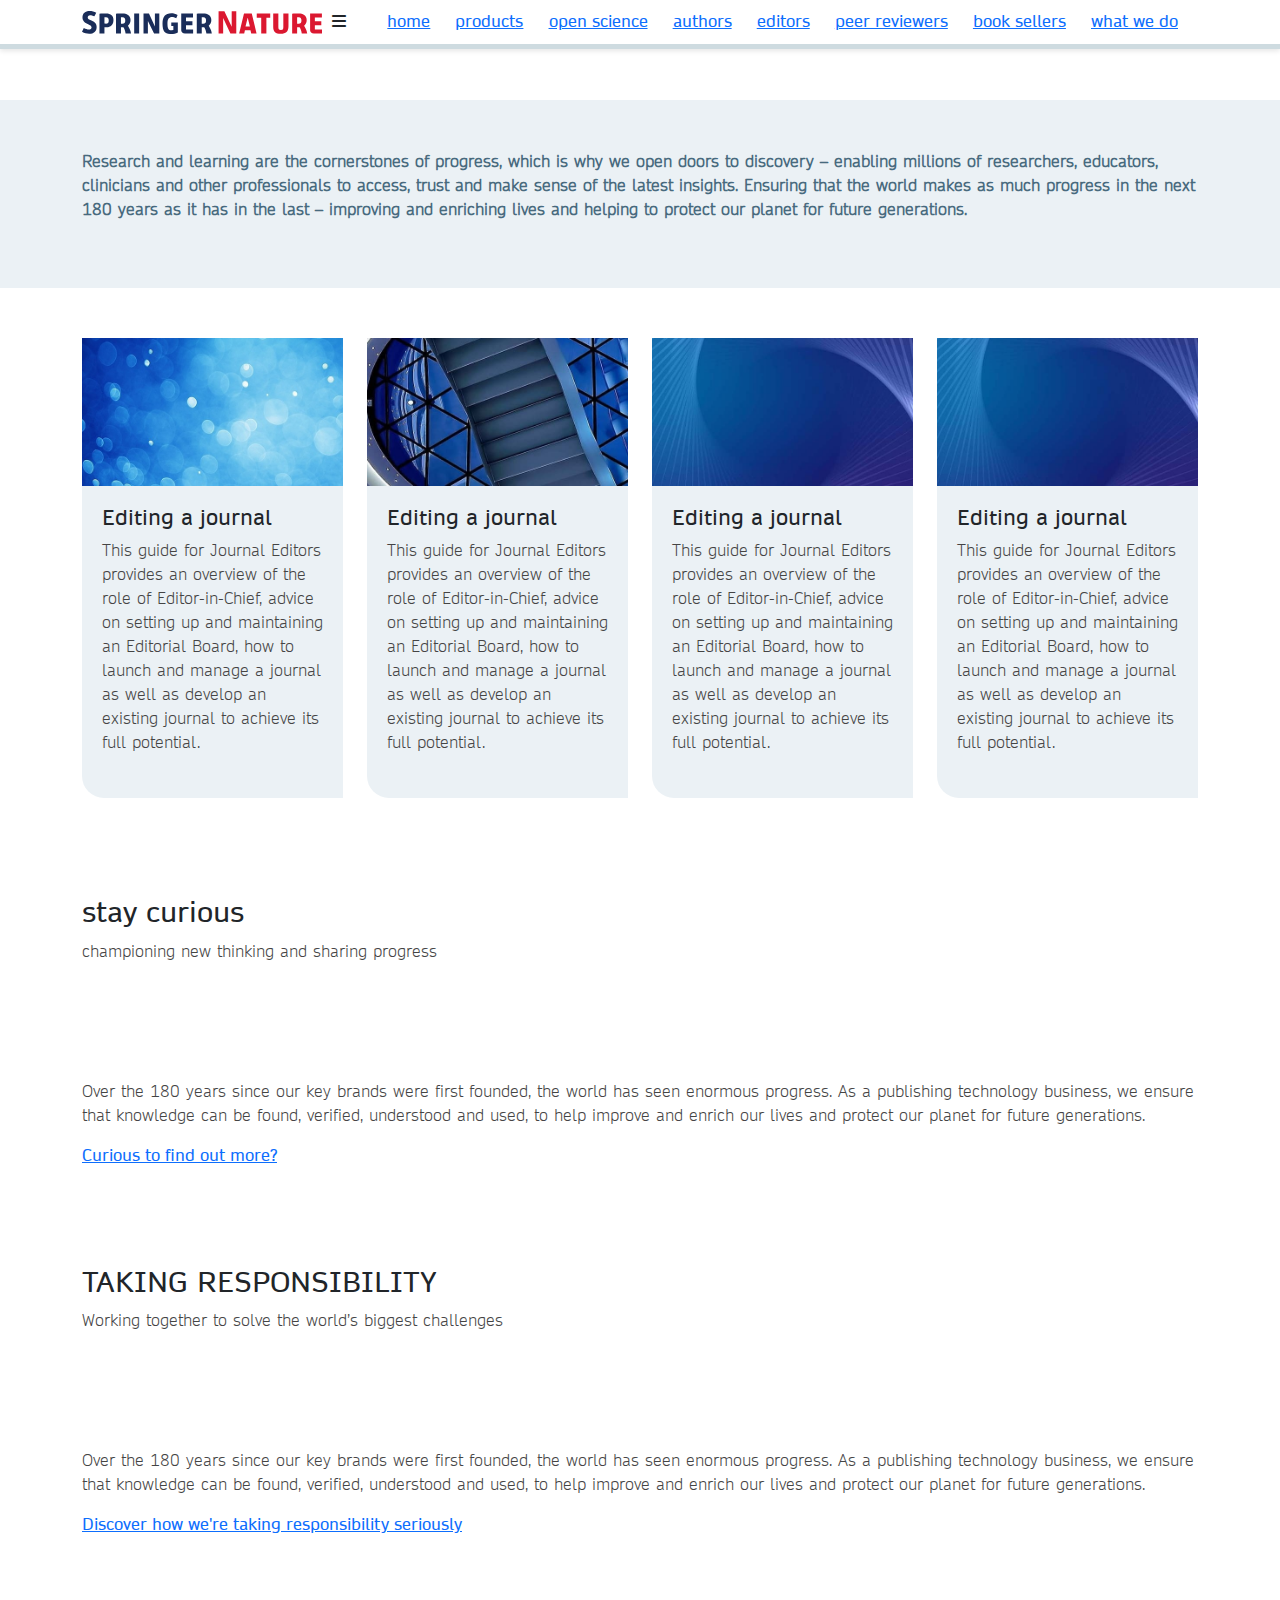
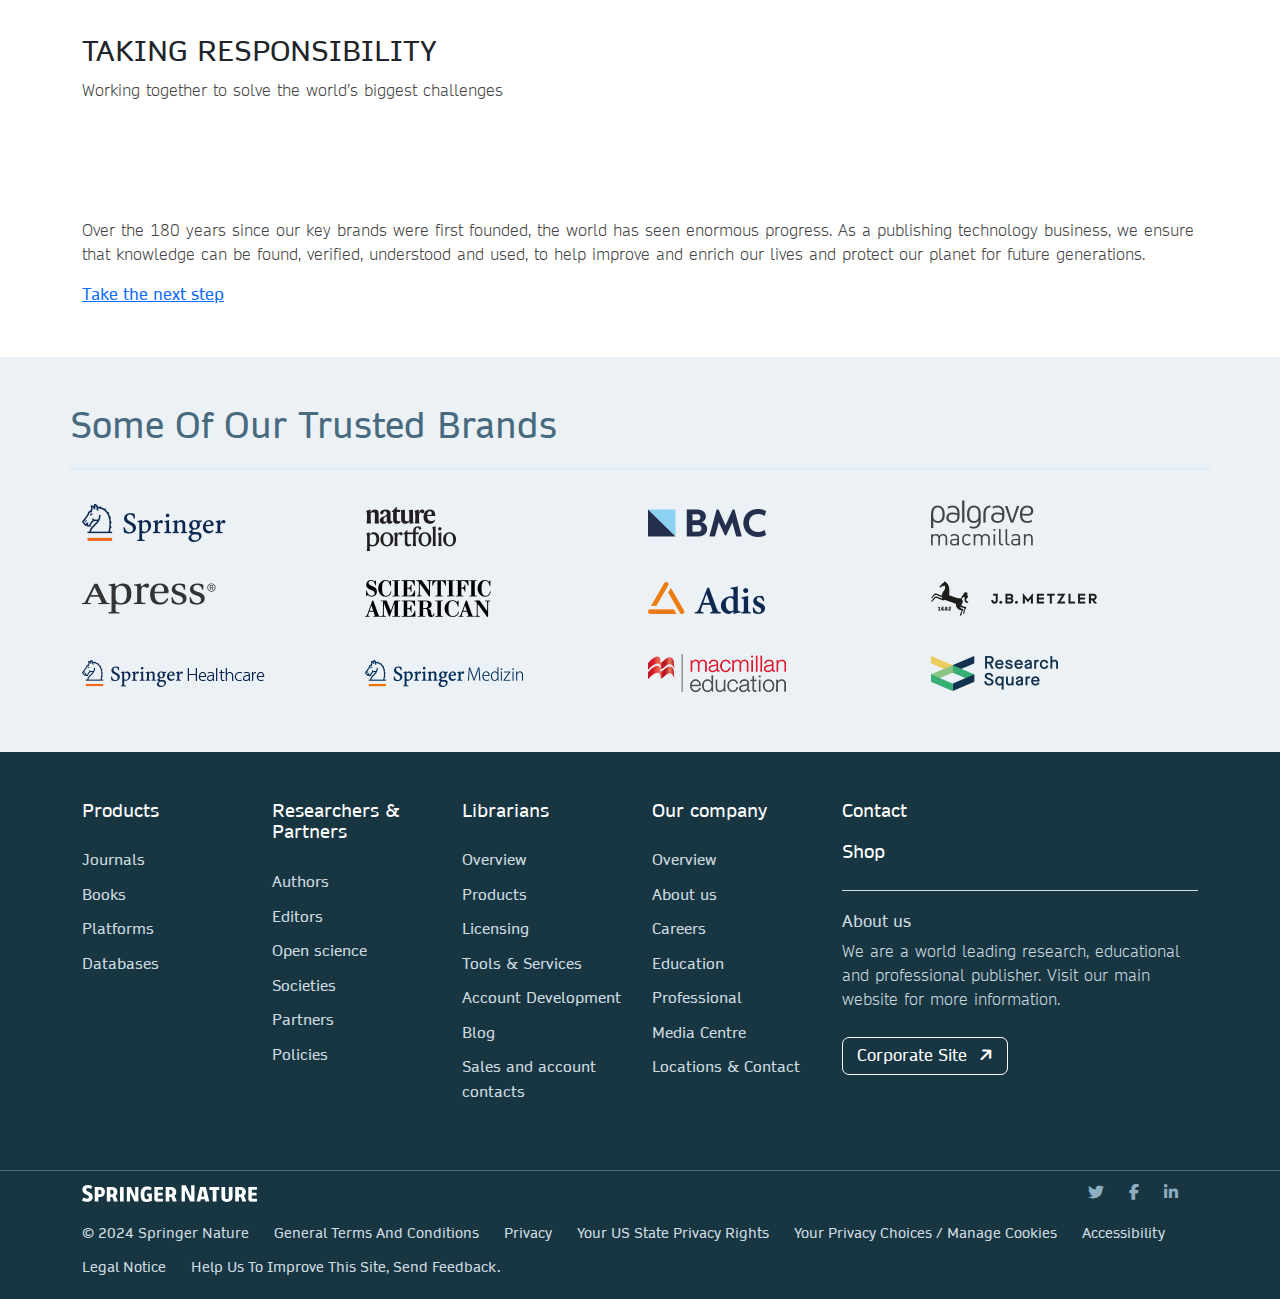
<file: group.html>
<!DOCTYPE html>
<html lang="en">
<head>
    <meta charset="UTF-8">
    <meta name="viewport" content="width=device-width, initial-scale=1.0">
    <title> Springer Nature Group | Springer Nature</title>
    <link rel="stylesheet" href="assets/css/bootstrap.min.css">
    <link rel="stylesheet" href="https://cdnjs.cloudflare.com/ajax/libs/font-awesome/6.7.1/css/all.min.css">
    <link rel="stylesheet" href="assets/css/owl.carousel.min.css">
    <link rel="stylesheet" type="text/css" href="assets/css/style.css">
    <link rel="stylesheet" type="text/css" href="assets/css/responsive.css">
</head>
<body>

    <header class="desktop-menu">
        <div class="container">
            <nav>
                
                <a href="index.html" class="logo"> <img src="assets/images/logo.svg" class="img-fluid"/> </a>

                <div class="toggle4">
                    <i class="fa-solid fa-bars"></i>
                </div>

                <div class="collapse-menu"> 
                    <ul>
                        <!-- <li>
                            <div class="search-menu">
                                <i class="fa-solid fa-magnifying-glass"></i>
                                <p>search</p>
                            </div>
                        </li> -->

                        <li><a href="index.html">home</a></li>
                        <li><a href="products.html">products</a></li>
                        <li><a href="open-science.html">open science</a></li>
                        <li><a href="authors.html">authors</a></li>
                        <li><a href="editors.html">editors</a></li>
                        <li><a href="reviewers.html">peer reviewers</a></li>
                        <li><a href="booksellers.html">book sellers</a></li>
                        <li><a href="advancing-discovery.html">what we do</a></li>

                    </ul>
                </div>

                <!-- <div class="toggle-menu">
                    <div class="toggle">
                        <i class="fa-solid fa-bars"></i> <p>menu</p>
                        <div class="menu-list">
                            <ul>
                                <li><a href="index.html">home</a></li>
                                <li><a href="products.html">products</a></li>
                                <li><a href="open-science.html">open science</a></li>
                                <li><a href="authors.html">authors</a></li>
                                <li><a href="editors.html">editors</a></li>
                                <li><a href="reviewers.html">peer reviewers</a></li>
                                <li><a href="#">policies</a></li>
                                <li><a href="#">librarians</a></li>
                                <li><a href="booksellers.html">booksellers</a></li>
                                <li><a href="#">societies</a></li>
                                <li><a href="#">partners</a></li>
                                <li><a href="#">shop</a></li>
                                <li><a href="#">what we do</a></li>
                                <li><a href="#">contact</a></li>
                            </ul>

                            <div class="seperator1"></div>
    
                            <ul>
                                <li><a href="#">corporate site</a> <i class="fa-solid fa-arrow-right"></i></li>
                                <li><a href="#">media center</a> <i class="fa-solid fa-arrow-right"></i></li>
                            </ul>
                        </div>
                    </div>
                </div> -->
            </nav>
        </div>
    </header>

    <section class="homebanner2">
        <div class="container-fluid p-0">
            <div class="row m-0">
                <div class="owl-carousel homeslider">
                    <div class="item">
                        <img src="assets/images/banner/12.jpg" class="img-fluid" alt="">
                    </div>
                    <div class="item">
                        <img src="assets/images/banner/13.jpg" class="img-fluid" alt="">
                    </div>
                </div>
            </div>
        </div>
    </section>

    <section class="gray-section">
        <div class="container">
            <div class="row">
                <p class="textinfo">Research and learning are the cornerstones of progress, which is why we open doors to discovery – enabling millions of researchers, educators, clinicians and other professionals to access, trust and make sense of the latest insights. Ensuring that the world makes as much progress in the next 180 years as it has in the last – improving and enriching lives and helping to protect our planet for future generations.</p>
            </div>
        </div>
    </section>

    <section class="white-section">
        <div class="container">
            <div class="row">
                <div class="col-lg-3 col-md-6 col-12 m20">
                    <div class="editors-column">
                        <div class="editors-header"> 
                            <img src="assets/images/editors/1.jpg" class="img-fluid" alt="">
                        </div>
                        <div class="editors-body">
                            <h4>Editing a journal</h4>
                            <p>This guide for Journal Editors provides an overview of the role of Editor-in-Chief, advice on setting up and maintaining an Editorial Board, how to launch and manage a journal as well as develop an existing journal to achieve its full potential.</p>

                        </div>
                    </div>
                </div>
                <div class="col-lg-3 col-md-6 col-12 m20">
                    <div class="editors-column">
                        <div class="editors-header"> 
                            <img src="assets/images/editors/2.jpg" class="img-fluid" alt="">
                        </div>
                        <div class="editors-body">
                            <h4>Editing a journal</h4>
                            <p>This guide for Journal Editors provides an overview of the role of Editor-in-Chief, advice on setting up and maintaining an Editorial Board, how to launch and manage a journal as well as develop an existing journal to achieve its full potential.</p>

                        </div>
                    </div>
                </div>
                <div class="col-lg-3 col-md-6 col-12 m20">
                    <div class="editors-column">
                        <div class="editors-header"> 
                            <img src="assets/images/editors/3.jpg" class="img-fluid" alt="">
                        </div>
                        <div class="editors-body">
                            <h4>Editing a journal</h4>
                            <p>This guide for Journal Editors provides an overview of the role of Editor-in-Chief, advice on setting up and maintaining an Editorial Board, how to launch and manage a journal as well as develop an existing journal to achieve its full potential.</p>

                        </div>
                    </div>
                </div>
                <div class="col-lg-3 col-md-6 col-12 m20">
                    <div class="editors-column">
                        <div class="editors-header"> 
                            <img src="assets/images/editors/3.jpg" class="img-fluid" alt="">
                        </div>
                        <div class="editors-body">
                            <h4>Editing a journal</h4>
                            <p>This guide for Journal Editors provides an overview of the role of Editor-in-Chief, advice on setting up and maintaining an Editorial Board, how to launch and manage a journal as well as develop an existing journal to achieve its full potential.</p>

                        </div>
                    </div>
                </div>
            </div>
        </div>
    </section>

    <section class="bg-section1">
        <div class="container absolute-center2">
            <div class="row">
                <div class="bgsection1-details">
                    <h3>stay curious</h3>
                    <p>championing new thinking and sharing progress</p>
                </div>
            </div>
        </div>
    </section>

    <section class="white-section">
        <div class="container">
            <div class="row">
                <p>Over the 180 years since our key brands were first founded, the world has seen enormous progress. As a publishing technology business, we ensure that knowledge can be found, verified, understood and used, to help improve and enrich our lives and protect our planet for future generations.</p>

                <div class="border-button1">
                    <a href="#">Curious to find out more?</a>
                </div>
            </div>
        </div>
    </section>

    <section class="bg-section2">
        <div class="container absolute-center2">
            <div class="row">
                <div class="bgsection1-details">
                    <h3>TAKING RESPONSIBILITY</h3>
                    <p>Working together to solve the world’s biggest challenges</p>
                </div>
            </div>
        </div>
    </section>

    <section class="white-section">
        <div class="container">
            <div class="row">
                <p>Over the 180 years since our key brands were first founded, the world has seen enormous progress. As a publishing technology business, we ensure that knowledge can be found, verified, understood and used, to help improve and enrich our lives and protect our planet for future generations.</p>

                <div class="border-button1 border-button2">
                    <a href="#">Discover how we're taking responsibility seriously</a>
                </div>
            </div>
        </div>
    </section>

    <section class="bg-section3">
        <div class="container absolute-center2">
            <div class="row">
                <div class="bgsection1-details">
                    <h3>TAKING RESPONSIBILITY</h3>
                    <p>Working together to solve the world’s biggest challenges</p>
                </div>
            </div>
        </div>
    </section>

    <section class="white-section">
        <div class="container">
            <div class="row">
                <p>Over the 180 years since our key brands were first founded, the world has seen enormous progress. As a publishing technology business, we ensure that knowledge can be found, verified, understood and used, to help improve and enrich our lives and protect our planet for future generations.</p>

                <div class="border-button1">
                    <a href="#">Take the next step</a>
                </div>
            </div>
        </div>
    </section>

    <section class="explorebrands-section gray-section bluebrand-section">
        <div class="container">
            <div class="row justify-content-between">
                <div class="col-12 p-0">
                    <h3 class="subheading">Some of our trusted brands</h3>
                </div>
            </div>
            <div class="row gx-3 py-3">
                <div class="col-lg-3 col-md-3 col-6">
                    <div class="explorebrands-column">
                        <img src="assets/images/brands/1.png" class="img-fluid" alt="">
                    </div>
                </div>
                <div class="col-lg-3 col-md-3 col-6">
                    <div class="explorebrands-column">
                        <img src="assets/images/brands/2.png" class="img-fluid" alt="">
                    </div>
                </div>
                <div class="col-lg-3 col-md-3 col-6">
                    <div class="explorebrands-column">
                        <img src="assets/images/brands/3.png" class="img-fluid" alt="">
                    </div>
                </div>
                <div class="col-lg-3 col-md-3 col-6">
                    <div class="explorebrands-column">
                        <img src="assets/images/brands/4.png" class="img-fluid" alt="">
                    </div>
                </div>
                <div class="col-lg-3 col-md-3 col-6">
                    <div class="explorebrands-column">
                        <img src="assets/images/brands/5.png" class="img-fluid" alt="">
                    </div>
                </div>
                <div class="col-lg-3 col-md-3 col-6">
                    <div class="explorebrands-column">
                        <img src="assets/images/brands/6.png" class="img-fluid" alt="">
                    </div>
                </div>
                <div class="col-lg-3 col-md-3 col-6">
                    <div class="explorebrands-column">
                        <img src="assets/images/brands/7.png" class="img-fluid" alt="">
                    </div>
                </div>
                <div class="col-lg-3 col-md-3 col-6">
                    <div class="explorebrands-column">
                        <img src="assets/images/brands/8.png" class="img-fluid" alt="">
                    </div>
                </div>
                <div class="col-lg-3 col-md-3 col-6">
                    <div class="explorebrands-column">
                        <img src="assets/images/brands/10.png" class="img-fluid" alt="">
                    </div>
                </div>
                <div class="col-lg-3 col-md-3 col-6">
                    <div class="explorebrands-column">
                        <img src="assets/images/brands/11.png" class="img-fluid" alt="">
                    </div>
                </div>
                <div class="col-lg-3 col-md-3 col-6">
                    <div class="explorebrands-column">
                        <img src="assets/images/brands/12.png" class="img-fluid" alt="">
                    </div>
                </div>
                <div class="col-lg-3 col-md-3 col-6">
                    <div class="explorebrands-column">
                        <img src="assets/images/brands/13.png" class="img-fluid" alt="">
                    </div>
                </div>
            </div>
        </div>
    </section>
    
    <footer>
        <div class="container">
            <div class="row upper-footer">
                <div class="col-lg-8 col-md-12 col-12">
                    <div class="row">
                        <div class="col-lg-3 col-md-3 col-12">
                            <div class="footer-widget">
                                <h5>Products</h5>
                            </div>
                            <div class="footer-menu">
                                <ul>
                                    <li><a href="#"> Journals </a></li>
                                    <li><a href="#"> Books </a></li>
                                    <li><a href="#"> Platforms </a></li>
                                    <li><a href="#"> Databases </a></li>
                                </ul>
                            </div>
                        </div>
                        <div class="col-lg-3 col-md-3 col-12">
                            <div class="footer-widget">
                                <h5>Researchers & Partners</h5>
                            </div>
                            <div class="footer-menu">
                                <ul>
                                    <li><a href="#">Authors</a></li>
                                    <li><a href="#">Editors</a></li>
                                    <li><a href="#">Open science</a></li>
                                    <li><a href="#">Societies</a></li>
                                    <li><a href="#">Partners</a></li>
                                    <li><a href="#">Policies</a></li>
                                </ul>
                            </div>
                        </div>
                        <div class="col-lg-3 col-md-3 col-12">
                            <div class="footer-widget">
                                <h5>Librarians</h5>
                            </div>
                            <div class="footer-menu">
                                <ul>
                                    <li><a href="#">Overview</a></li>
                                    <li><a href="#">Products</a></li>
                                    <li><a href="#">Licensing</a></li>
                                    <li><a href="#">Tools & Services</a></li>
                                    <li><a href="#">Account Development</a></li>
                                    <li><a href="#">Blog</a></li>
                                    <li><a href="#">Sales and account contacts</a></li>
                                </ul>
                            </div>
                        </div>
                        <div class="col-lg-3 col-md-3 col-12">
                            <div class="footer-widget">
                                <h5>Our company</h5>
                            </div>
                            <div class="footer-menu">
                                <ul>
                                    <li><a href="#">Overview</a></li>
                                    <li><a href="#">About us</a></li>
                                    <li><a href="#">Careers</a></li>
                                    <li><a href="#">Education</a></li>
                                    <li><a href="#">Professional</a></li>
                                    <li><a href="#">Media Centre</a></li>
                                    <li><a href="#">Locations & Contact</a></li>
                                </ul>
                            </div>
                        </div>
                    </div>
                </div>
                <div class="col-lg-4 col-md-4 col-12">
                    <div class="footer-widget">
                        <h5 class="contact"><a href="contact.html">Contact</a></h5>
                        <h5 class="shop"><a href="#">Shop</a></h5>
                    </div>
                    <div class="seperator"></div>
                    <div class="footer-details">
                        <h6>About us</h6>
                        <p>We are a world leading research, educational and professional publisher. Visit our main website for more information.</p>
                    </div>
                    <div class="corporate-button">
                         <a href="#">corporate site <i class="fa-solid fa-arrow-right"></i> </a> 
                    </div>
                </div>
            </div>
        </div>
        <div class="bottom-footer">
            <div class="container">
                <div class="row">
                    <div class="col-lg-6 col-md-6 col-12">
                        <div class="footer-logo">
                            <img src="assets/images/white-logo.svg" class="img-fluid" alt="">
                        </div>
                    </div>
                    <div class="col-lg-6 col-md-6 col-12">
                        <div class="social-icon">
                            <ul>
                                <li><i class="fa-brands fa-twitter"></i></li>
                                <li><i class="fa-brands fa-facebook-f"></i></li>
                                <li><i class="fa-brands fa-linkedin-in"></i></li>
                            </ul>
                        </div>
                    </div>
                </div>
                <div class="row">
                    <div class="footerbottom-links">
                        <ul>
                            <li><a href="#">© 2024 Springer Nature</a></li>
                            <li><a href="#">General terms and conditions</a></li>
                            <li><a href="#">privacy</a></li>
                            <li><a href="#">Your US State Privacy Rights</a></li>
                            <li><a href="#">Your Privacy Choices / Manage Cookies</a></li>
                            <li><a href="#">Accessibility</a></li>
                            <li><a href="#">Legal notice</a></li>
                            <li><a href="#">Help us to improve this site, send feedback.</a></li>
                        </ul>
                    </div>
                </div>
            </div>
        </div>
    </footer>

    <script src="assets/js/jquery-3.7.1.min.js"></script>
    <script src="assets/js/bootstrap.bundle.min.js"></script>
    <script src="assets/js/owl.carousel.min.js"></script>
    <script src="assets/js/main.js"></script>
    
</body>
</html>
</file>
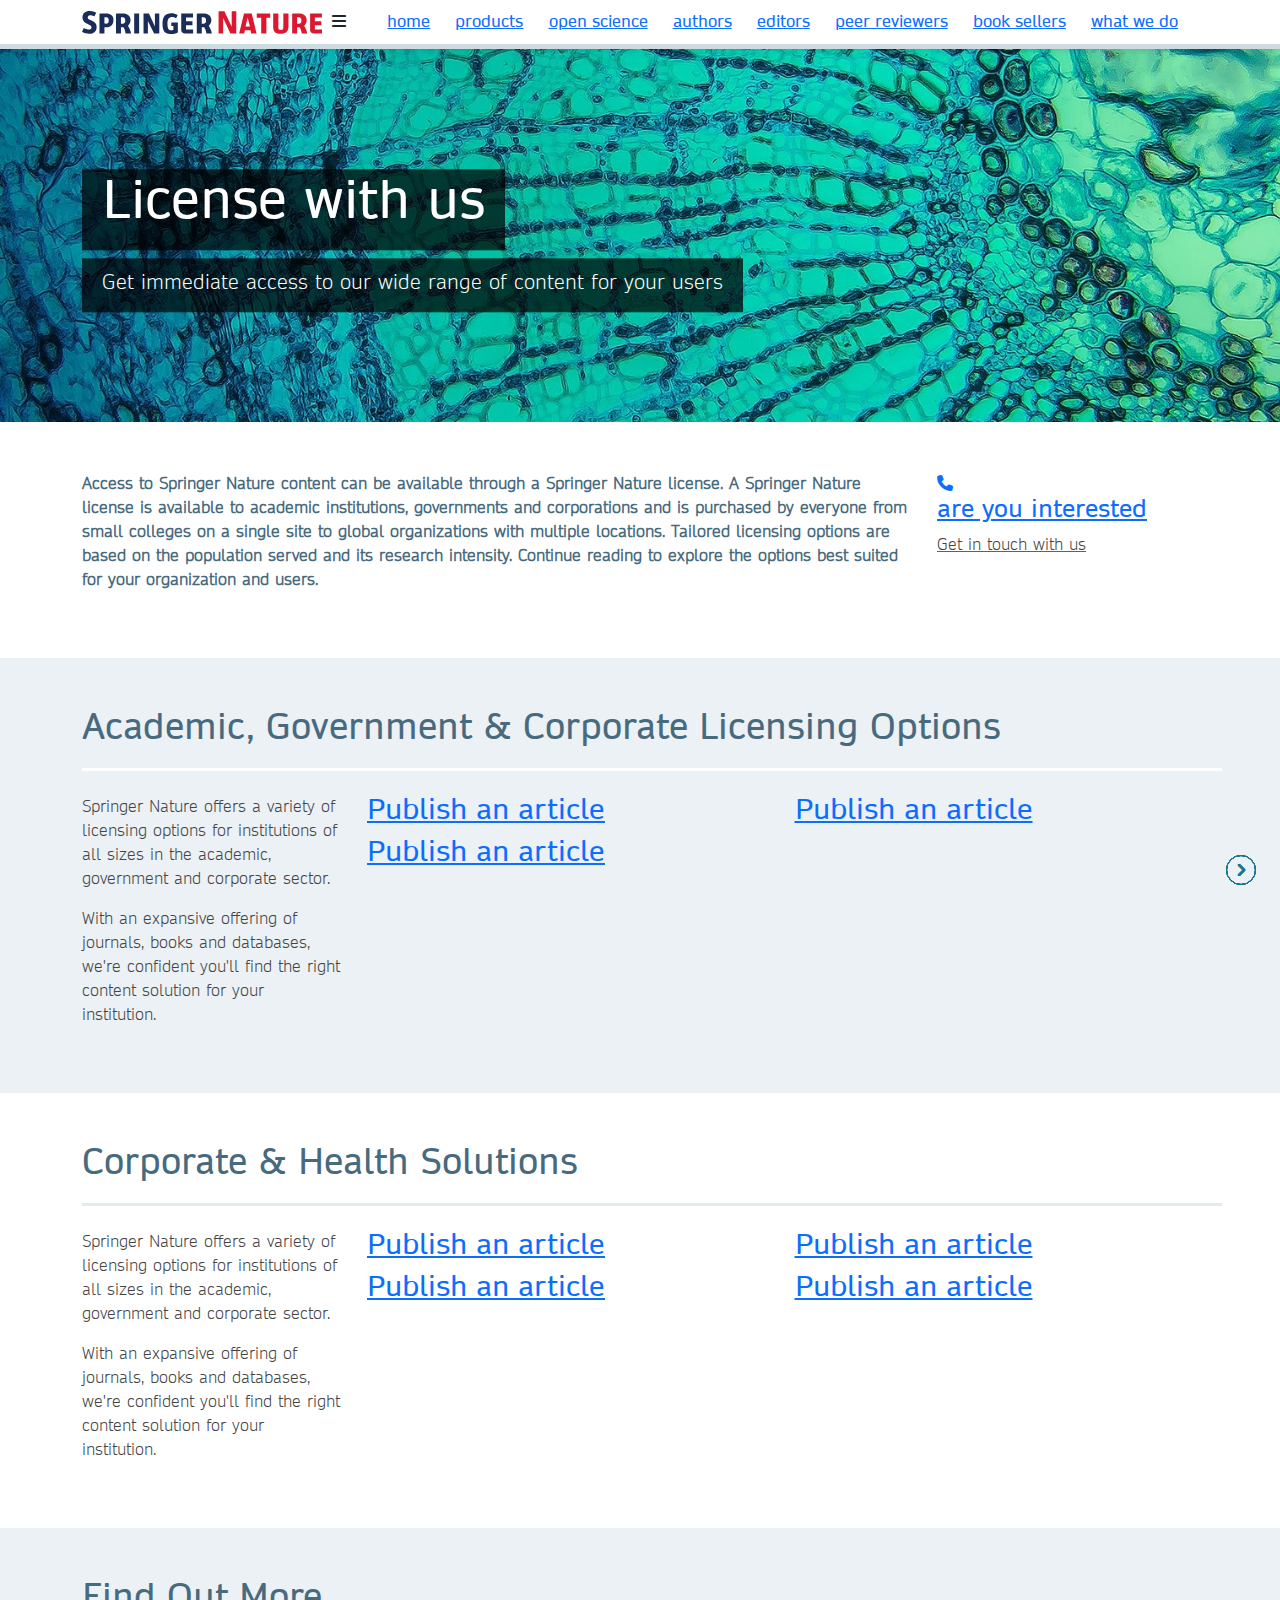
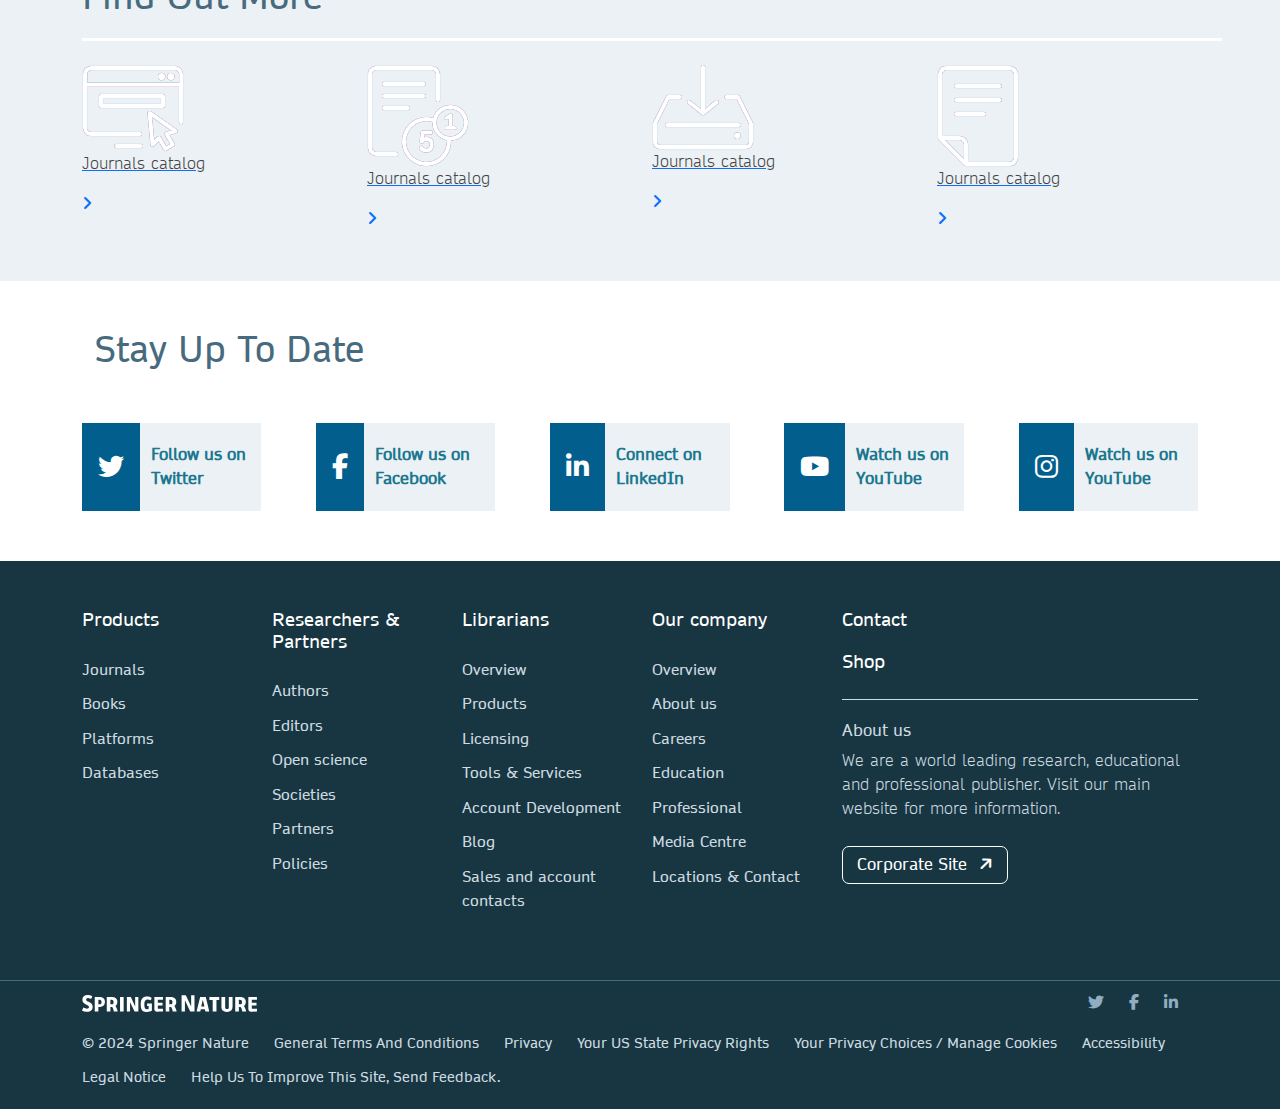
<file: licensing.html>
<!DOCTYPE html>
<html lang="en">
<head>
    <meta charset="UTF-8">
    <meta name="viewport" content="width=device-width, initial-scale=1.0">
    <title>Licensing | Springer Nature</title>
    <link rel="stylesheet" href="assets/css/bootstrap.min.css">
    <link rel="stylesheet" href="https://cdnjs.cloudflare.com/ajax/libs/font-awesome/6.7.1/css/all.min.css">
    <link rel="stylesheet" href="assets/css/owl.carousel.min.css">
    <link rel="stylesheet" type="text/css" href="assets/css/style.css">
    <link rel="stylesheet" type="text/css" href="assets/css/responsive.css">
</head>
<body>
    
    <header class="desktop-menu">
        <div class="container">
            <nav>
                
                <a href="index.html" class="logo"> <img src="assets/images/logo.svg" class="img-fluid"/> </a>

                <div class="toggle4">
                    <i class="fa-solid fa-bars"></i>
                </div>

                <div class="collapse-menu"> 
                    <ul>
                        <!-- <li>
                            <div class="search-menu">
                                <i class="fa-solid fa-magnifying-glass"></i>
                                <p>search</p>
                            </div>
                        </li> -->

                        <li><a href="index.html">home</a></li>
                        <li><a href="products.html">products</a></li>
                        <li><a href="open-science.html">open science</a></li>
                        <li><a href="authors.html">authors</a></li>
                        <li><a href="editors.html">editors</a></li>
                        <li><a href="reviewers.html">peer reviewers</a></li>
                        <li><a href="booksellers.html">book sellers</a></li>
                        <li><a href="advancing-discovery.html">what we do</a></li>

                    </ul>
                </div>

                <!-- <div class="toggle-menu">
                    <div class="toggle">
                        <i class="fa-solid fa-bars"></i> <p>menu</p>
                        <div class="menu-list">
                            <ul>
                                <li><a href="index.html">home</a></li>
                                <li><a href="products.html">products</a></li>
                                <li><a href="open-science.html">open science</a></li>
                                <li><a href="authors.html">authors</a></li>
                                <li><a href="editors.html">editors</a></li>
                                <li><a href="reviewers.html">peer reviewers</a></li>
                                <li><a href="#">policies</a></li>
                                <li><a href="#">librarians</a></li>
                                <li><a href="booksellers.html">booksellers</a></li>
                                <li><a href="#">societies</a></li>
                                <li><a href="#">partners</a></li>
                                <li><a href="#">shop</a></li>
                                <li><a href="#">what we do</a></li>
                                <li><a href="#">contact</a></li>
                            </ul>

                            <div class="seperator1"></div>
    
                            <ul>
                                <li><a href="#">corporate site</a> <i class="fa-solid fa-arrow-right"></i></li>
                                <li><a href="#">media center</a> <i class="fa-solid fa-arrow-right"></i></li>
                            </ul>
                        </div>
                    </div>
                </div> -->
            </nav>
        </div>
    </header>

    <section class="commonbanner commonbanner7">
        <div class="container absolute-center">
            <div class="row">
                <div class="col-lg-12 col-md-12 col-12">
                    <div class="banner-content">
                        <h1>License with us</h1>
                        <p>Get immediate access to our wide range of content for your users</p>
                    </div>
                </div>
            </div>
        </div>
    </section>

    <section class="white-section">
        <div class="container">
            <div class="row">
                <div class="col-lg-9 col-md-9 col-12">
                    <p class="textinfo">Access to Springer Nature content can be available through a Springer Nature license. A Springer Nature license is available to academic institutions, governments and corporations and is purchased by everyone from small colleges on a single site to global organizations with multiple locations. Tailored licensing options are based on the population served and its research intensity. Continue reading to explore the options best suited for your organization and users.
                    </p>
                </div>
                <div class="col-lg-3 col-md-3 col-12">
                    <div class="call-wrapper">
                        <a href="#">
                            <div class="call-column">
                                <div class="call-icon">
                                    <i class="fa-solid fa-phone"></i>
                                </div>
                                <div class="text">
                                    <h4>are you interested</h4>
                                    <p>Get in touch with us</p>
                                </div>
                            </div>
                        </a>
                    </div>
                </div>
            </div>
        </div>
    </section>

    <section class="gray-section academiclicense-section">
        <div class="container">
            <div class="row mb-4">
                <h3 class="subheading border-white">Academic, Government & Corporate licensing options</h3>
            </div>
            <div class="row">
                <div class="col-lg-3">
                    <p>Springer Nature offers a variety of licensing options for institutions of all sizes in the academic, government and corporate sector.</p>
                    <p>With an expansive offering of journals, books and databases, we're confident you'll find the right content solution for your institution.</p>
                </div>
                <div class="col-lg-9">
                    <div class="row">
                        <div class="col-lg-6 col-md-6 col-12 m20">
                            <div class="academic-wrapper">
                                <a href="#">
                                    <div class="academic-column backgrdound-blue2">
                                        <h3>Publish an article</h3>    
        
                                        <div class="right-icon">
                                            <i class="fa-solid fa-angle-right"></i>
                                        </div>
                                    </div>
                                </a>
                            </div>
                        </div>
                        <div class="col-lg-6 col-md-6 col-12 m20">
                            <div class="academic-wrapper">
                                <a href="#">
                                    <div class="academic-column backgrdound-blue2">
                                        <h3>Publish an article</h3>    
        
                                        <div class="right-icon">
                                            <i class="fa-solid fa-angle-right"></i>
                                        </div>
                                    </div>
                                </a>
                            </div>
                        </div>
                        <div class="col-12 m20">
                            <div class="academic-wrapper">
                                <a href="#">
                                    <div class="academic-column backgrdound-blue2">
                                        <h3>Publish an article</h3>    
        
                                        <div class="right-icon">
                                            <i class="fa-solid fa-angle-right"></i>
                                        </div>
                                    </div>
                                </a>
                            </div>
                        </div>
                    </div>
                </div>
            </div>
        </div>
    </section>

    <section class="corporatehealth-section">
        <div class="container">
            <div class="row mb-4">
                <h3 class="subheading">Corporate & Health solutions</h3>
            </div>
            <div class="row">
                <div class="col-lg-3">
                    <p>Springer Nature offers a variety of licensing options for institutions of all sizes in the academic, government and corporate sector.</p>
                    <p>With an expansive offering of journals, books and databases, we're confident you'll find the right content solution for your institution.</p>
                </div>
                <div class="col-lg-9">
                    <div class="row">
                        <div class="col-lg-6 col-md-6 col-12 m20">
                            <div class="academic-wrapper">
                                <a href="#">
                                    <div class="academic-column background-cgreen">
                                        <h3>Publish an article</h3>    
        
                                        <div class="right-icon">
                                            <i class="fa-solid fa-angle-right"></i>
                                        </div>
                                    </div>
                                </a>
                            </div>
                        </div>
                        <div class="col-lg-6 col-md-6 col-12 m20">
                            <div class="academic-wrapper">
                                <a href="#">
                                    <div class="academic-column background-cgreen">
                                        <h3>Publish an article</h3>    
        
                                        <div class="right-icon">
                                            <i class="fa-solid fa-angle-right"></i>
                                        </div>
                                    </div>
                                </a>
                            </div>
                        </div>
                        <div class="col-lg-6 col-md-6 col-12 m20">
                            <div class="academic-wrapper">
                                <a href="#">
                                    <div class="academic-column background-cgreen">
                                        <h3>Publish an article</h3>    
        
                                        <div class="right-icon">
                                            <i class="fa-solid fa-angle-right"></i>
                                        </div>
                                    </div>
                                </a>
                            </div>
                        </div>
                        <div class="col-lg-6 col-md-6 col-12 m20">
                            <div class="academic-wrapper">
                                <a href="#">
                                    <div class="academic-column background-cgreen">
                                        <h3>Publish an article</h3>    
        
                                        <div class="right-icon">
                                            <i class="fa-solid fa-angle-right"></i>
                                        </div>
                                    </div>
                                </a>
                            </div>
                        </div>
                    </div>
                </div>
            </div>
        </div>
    </section>

    <section class="gray-section">
        <div class="container">
            <div class="row mb-4">
                <h3 class="subheading border-white">Find out more</h3>
            </div>
            <div class="row">
                <div class="col-lg-3 col-md-6 col-12 m20">
                    <div class="licence-wcon">
                        <a href="#">
                            <div class="license-icon">
                                <img src="assets/images/licenning/1.png" class="img-fluid" alt="">
                                <div class="license-footer">
                                    <div class="license-ptxt">
                                        <p>Journals catalog</p>
                                    </div>
                                    <div class="license-icn">
                                        <i class="fa-solid fa-angle-right"></i>
                                    </div>
                                </div>
                            </div>
                        </a>
                    </div>
                </div>
                <div class="col-lg-3 col-md-6 col-12 m20">
                    <div class="licence-wcon">
                        <a href="#">
                            <div class="license-icon">
                                <img src="assets/images/licenning/2.png" class="img-fluid" alt="">
                                <div class="license-footer">
                                    <div class="license-ptxt">
                                        <p>Journals catalog</p>
                                    </div>
                                    <div class="license-icn">
                                        <i class="fa-solid fa-angle-right"></i>
                                    </div>
                                </div>
                            </div>
                        </a>
                    </div>
                </div>
                <div class="col-lg-3 col-md-6 col-12 m20">
                    <div class="licence-wcon">
                        <a href="#">
                            <div class="license-icon">
                                <img src="assets/images/licenning/3.png" class="img-fluid" alt="">
                                <div class="license-footer">
                                    <div class="license-ptxt">
                                        <p>Journals catalog</p>
                                    </div>
                                    <div class="license-icn">
                                        <i class="fa-solid fa-angle-right"></i>
                                    </div>
                                </div>
                            </div>
                        </a>
                    </div>
                </div>
                <div class="col-lg-3 col-md-6 col-12 m20">
                    <div class="licence-wcon">
                        <a href="#">
                            <div class="license-icon">
                                <img src="assets/images/licenning/4.png" class="img-fluid" alt="">
                                <div class="license-footer">
                                    <div class="license-ptxt">
                                        <p>Journals catalog</p>
                                    </div>
                                    <div class="license-icn">
                                        <i class="fa-solid fa-angle-right"></i>
                                    </div>
                                </div>
                            </div>
                        </a>
                    </div>
                </div>
            </div>
        </div>
    </section>

    <section class="bg-white social-background">
        <div class="container">
            <div class="row">
                <div class="col-12">
                    <h3 class="subheading">Stay up to date</h3>
                </div>
            </div>
            <div class="row justify-content-between gx-2">
                <div class="col-lg-2 col-md-3 col-12 m20">
                    <div class="sc-links">
                        <a href="#">
                            <div class="socialbg-icon">
                                <div class="social-icon1">
                                    <i class="fa-brands fa-twitter"></i>
                                </div>
                                <div class="social-icon1txt">
                                    <p>Follow us on Twitter</p>
                                </div>
                            </div>
                        </a>
                    </div>
                </div>
                <div class="col-lg-2 col-md-3 col-12 m20">
                    <div class="sc-links">
                        <a href="#">
                            <div class="socialbg-icon">
                                <div class="social-icon1">
                                    <i class="fa-brands fa-facebook-f"></i>
                                </div>
                                <div class="social-icon1txt">
                                    <p>Follow us on Facebook</p>
                                </div>
                            </div>
                        </a>
                    </div>
                </div>
                <div class="col-lg-2 col-md-3 col-12 m20">
                    <div class="sc-links">
                        <a href="#">
                            <div class="socialbg-icon">
                                <div class="social-icon1">
                                    <i class="fa-brands fa-linkedin-in"></i>
                                </div>
                                <div class="social-icon1txt">
                                    <p>Connect on LinkedIn</p>
                                </div>
                            </div>
                        </a>
                    </div>
                </div>
                <div class="col-lg-2 col-md-3 col-12 m20">
                    <div class="sc-links">
                        <a href="#">
                            <div class="socialbg-icon">
                                <div class="social-icon1">
                                    <i class="fa-brands fa-youtube"></i>
                                </div>
                                <div class="social-icon1txt">
                                    <p>Watch us on YouTube</p>
                                </div>
                            </div>
                        </a>
                    </div>
                </div>
                <div class="col-lg-2 col-md-3 col-12 m20">
                    <div class="sc-links">
                        <a href="#">
                            <div class="socialbg-icon">
                                <div class="social-icon1">
                                    <i class="fa-brands fa-instagram"></i>
                                </div>
                                <div class="social-icon1txt">
                                    <p>Watch us on YouTube</p>
                                </div>
                            </div>
                        </a>
                    </div>
                </div>
            </div>
        </div>
    </section>

    <footer>
        <div class="container">
            <div class="row upper-footer">
                <div class="col-lg-8 col-md-12 col-12">
                    <div class="row">
                        <div class="col-lg-3 col-md-3 col-12">
                            <div class="footer-widget">
                                <h5>Products</h5>
                            </div>
                            <div class="footer-menu">
                                <ul>
                                    <li><a href="#"> Journals </a></li>
                                    <li><a href="#"> Books </a></li>
                                    <li><a href="#"> Platforms </a></li>
                                    <li><a href="#"> Databases </a></li>
                                </ul>
                            </div>
                        </div>
                        <div class="col-lg-3 col-md-3 col-12">
                            <div class="footer-widget">
                                <h5>Researchers & Partners</h5>
                            </div>
                            <div class="footer-menu">
                                <ul>
                                    <li><a href="#">Authors</a></li>
                                    <li><a href="#">Editors</a></li>
                                    <li><a href="#">Open science</a></li>
                                    <li><a href="#">Societies</a></li>
                                    <li><a href="#">Partners</a></li>
                                    <li><a href="#">Policies</a></li>
                                </ul>
                            </div>
                        </div>
                        <div class="col-lg-3 col-md-3 col-12">
                            <div class="footer-widget">
                                <h5>Librarians</h5>
                            </div>
                            <div class="footer-menu">
                                <ul>
                                    <li><a href="#">Overview</a></li>
                                    <li><a href="#">Products</a></li>
                                    <li><a href="#">Licensing</a></li>
                                    <li><a href="#">Tools & Services</a></li>
                                    <li><a href="#">Account Development</a></li>
                                    <li><a href="#">Blog</a></li>
                                    <li><a href="#">Sales and account contacts</a></li>
                                </ul>
                            </div>
                        </div>
                        <div class="col-lg-3 col-md-3 col-12">
                            <div class="footer-widget">
                                <h5>Our company</h5>
                            </div>
                            <div class="footer-menu">
                                <ul>
                                    <li><a href="#">Overview</a></li>
                                    <li><a href="#">About us</a></li>
                                    <li><a href="#">Careers</a></li>
                                    <li><a href="#">Education</a></li>
                                    <li><a href="#">Professional</a></li>
                                    <li><a href="#">Media Centre</a></li>
                                    <li><a href="#">Locations & Contact</a></li>
                                </ul>
                            </div>
                        </div>
                    </div>
                </div>
                <div class="col-lg-4 col-md-4 col-12">
                    <div class="footer-widget">
                        <h5 class="contact"><a href="contact.html">Contact</a></h5>
                        <h5 class="shop"><a href="#">Shop</a></h5>
                    </div>
                    <div class="seperator"></div>
                    <div class="footer-details">
                        <h6>About us</h6>
                        <p>We are a world leading research, educational and professional publisher. Visit our main website for more information.</p>
                    </div>
                    <div class="corporate-button">
                         <a href="group.html">corporate site <i class="fa-solid fa-arrow-right"></i> </a> 
                    </div>
                </div>
            </div>
        </div>
        <div class="bottom-footer">
            <div class="container">
                <div class="row">
                    <div class="col-lg-6 col-md-6 col-12">
                        <div class="footer-logo">
                            <img src="assets/images/white-logo.svg" class="img-fluid" alt="">
                        </div>
                    </div>
                    <div class="col-lg-6 col-md-6 col-12">
                        <div class="social-icon">
                            <ul>
                                <li><i class="fa-brands fa-twitter"></i></li>
                                <li><i class="fa-brands fa-facebook-f"></i></li>
                                <li><i class="fa-brands fa-linkedin-in"></i></li>
                            </ul>
                        </div>
                    </div>
                </div>
                <div class="row">
                    <div class="footerbottom-links">
                        <ul>
                            <li><a href="#">© 2024 Springer Nature</a></li>
                            <li><a href="#">General terms and conditions</a></li>
                            <li><a href="#">privacy</a></li>
                            <li><a href="#">Your US State Privacy Rights</a></li>
                            <li><a href="#">Your Privacy Choices / Manage Cookies</a></li>
                            <li><a href="#">Accessibility</a></li>
                            <li><a href="#">Legal notice</a></li>
                            <li><a href="#">Help us to improve this site, send feedback.</a></li>
                        </ul>
                    </div>
                </div>
            </div>
        </div>
    </footer>

    <script src="assets/js/jquery-3.7.1.min.js"></script>
    <script src="assets/js/bootstrap.bundle.min.js"></script>
    <script src="assets/js/owl.carousel.min.js"></script>
    <script src="assets/js/main.js"></script>
</body>
</html>
</file>
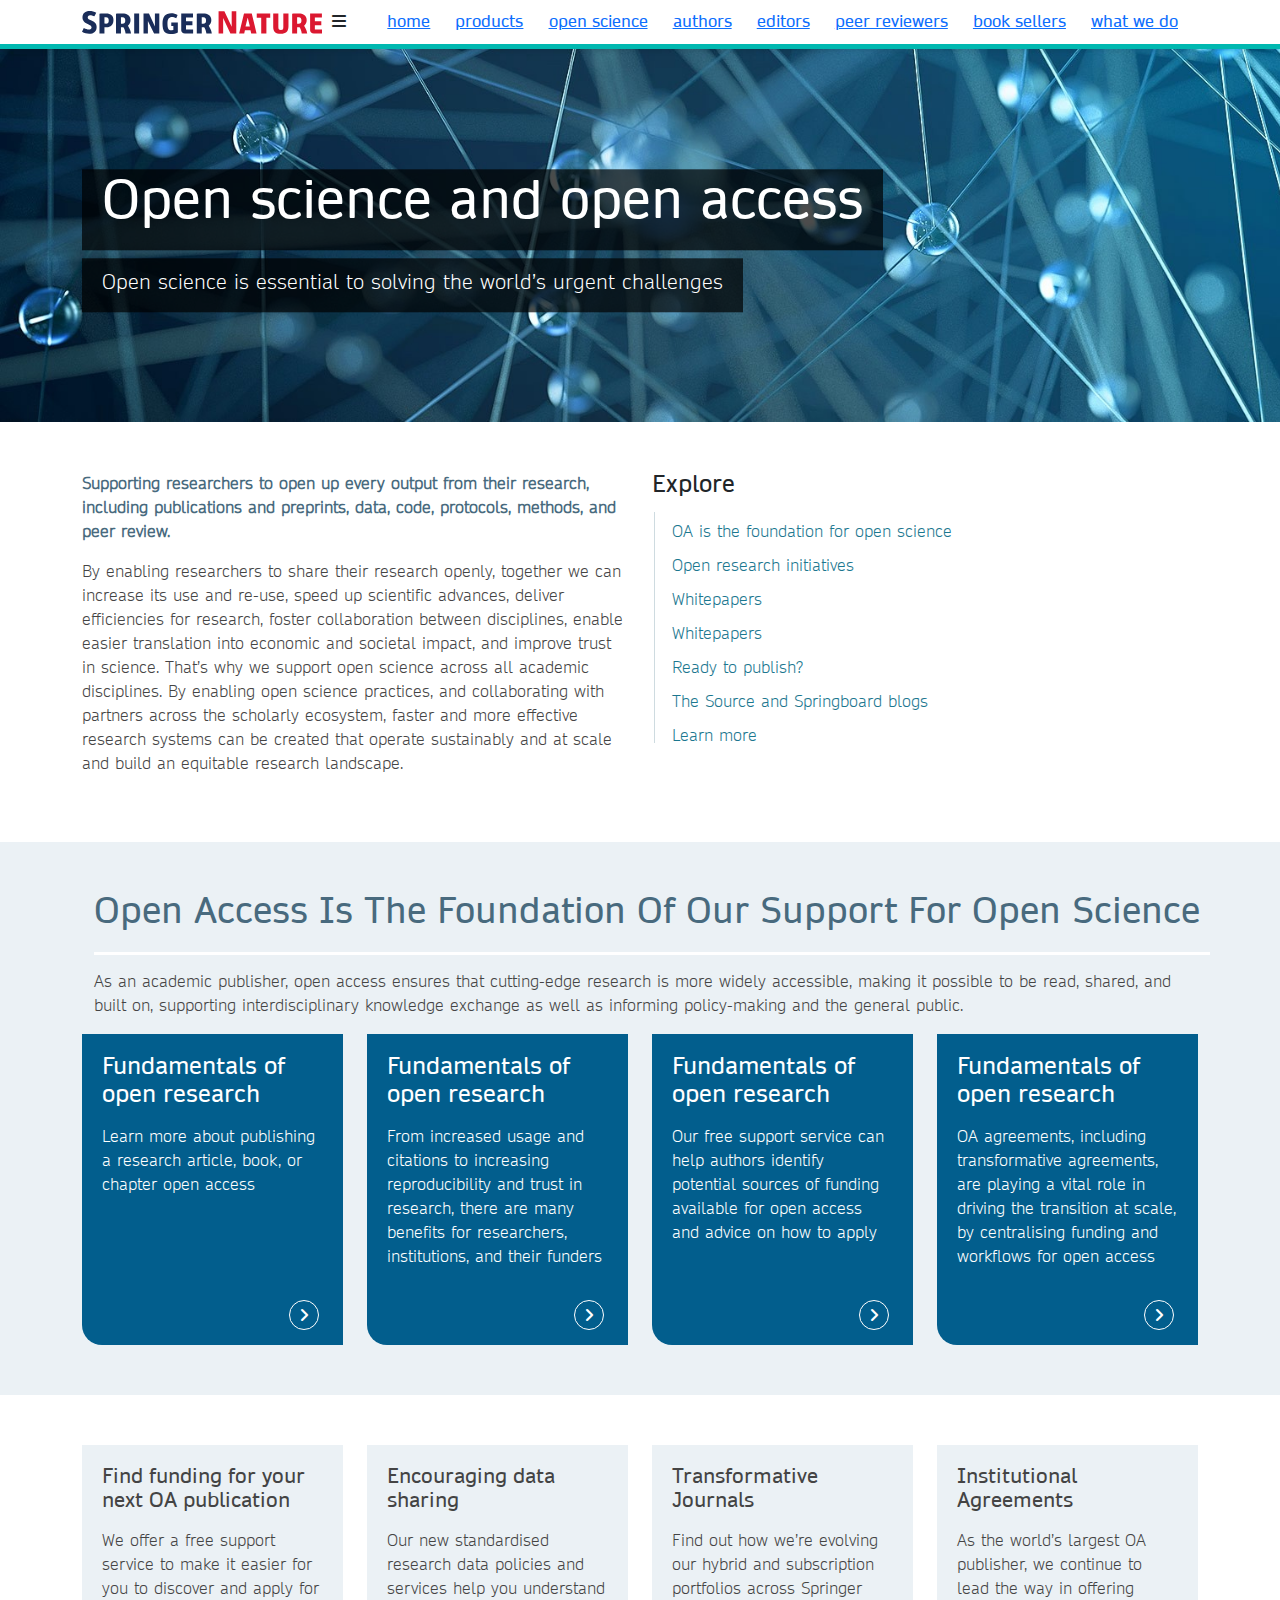
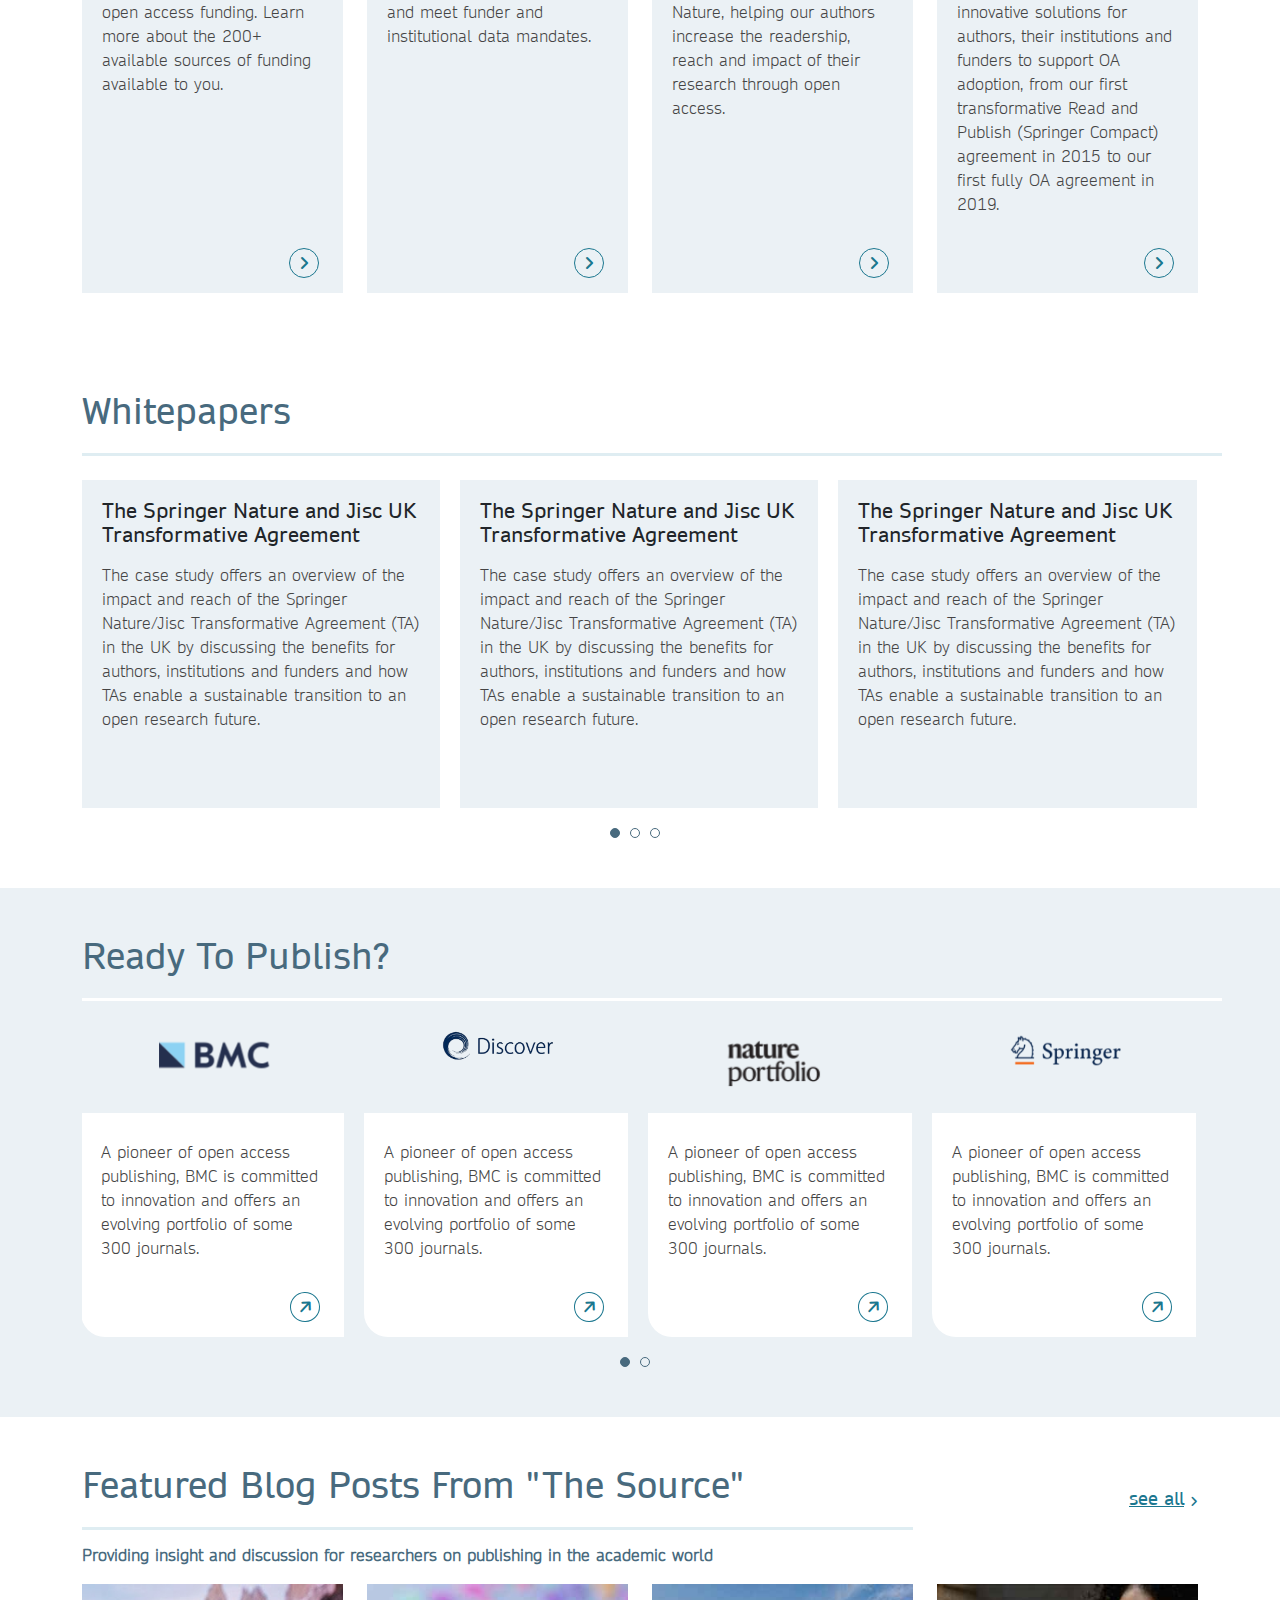
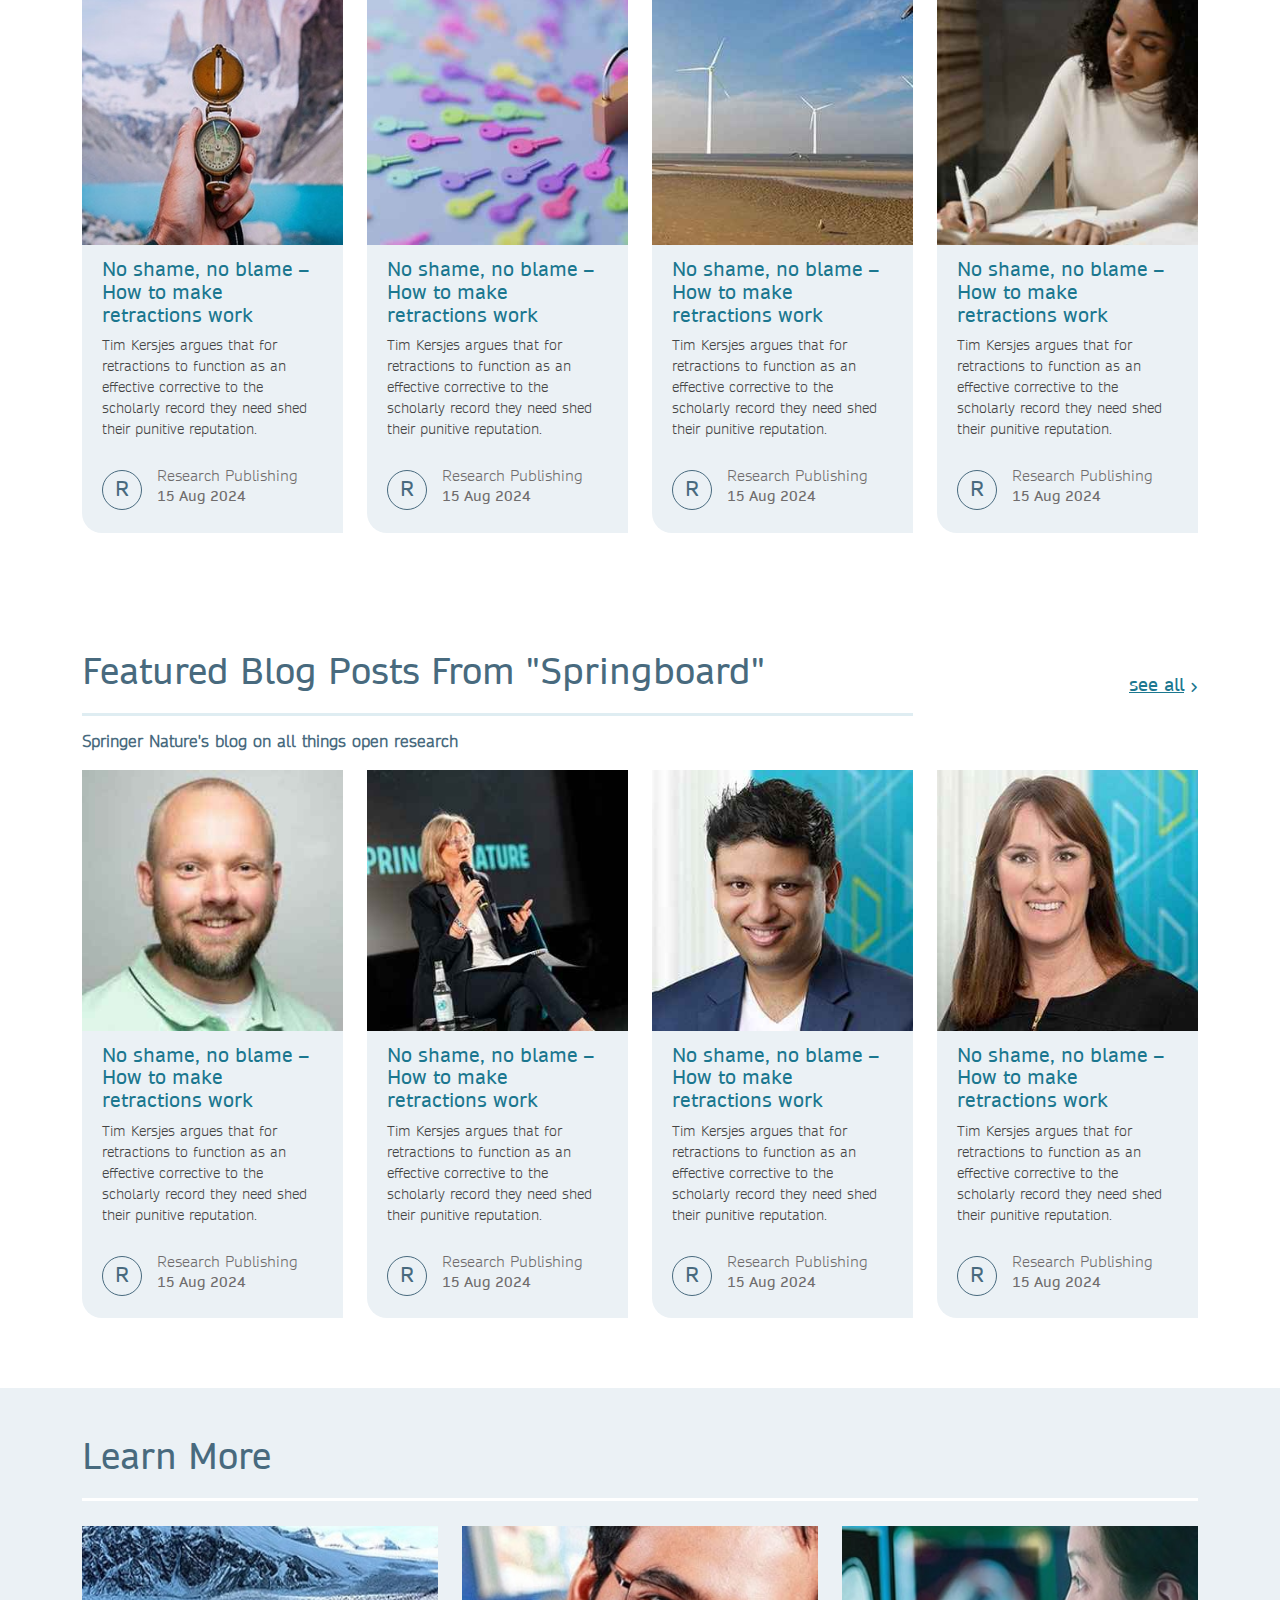
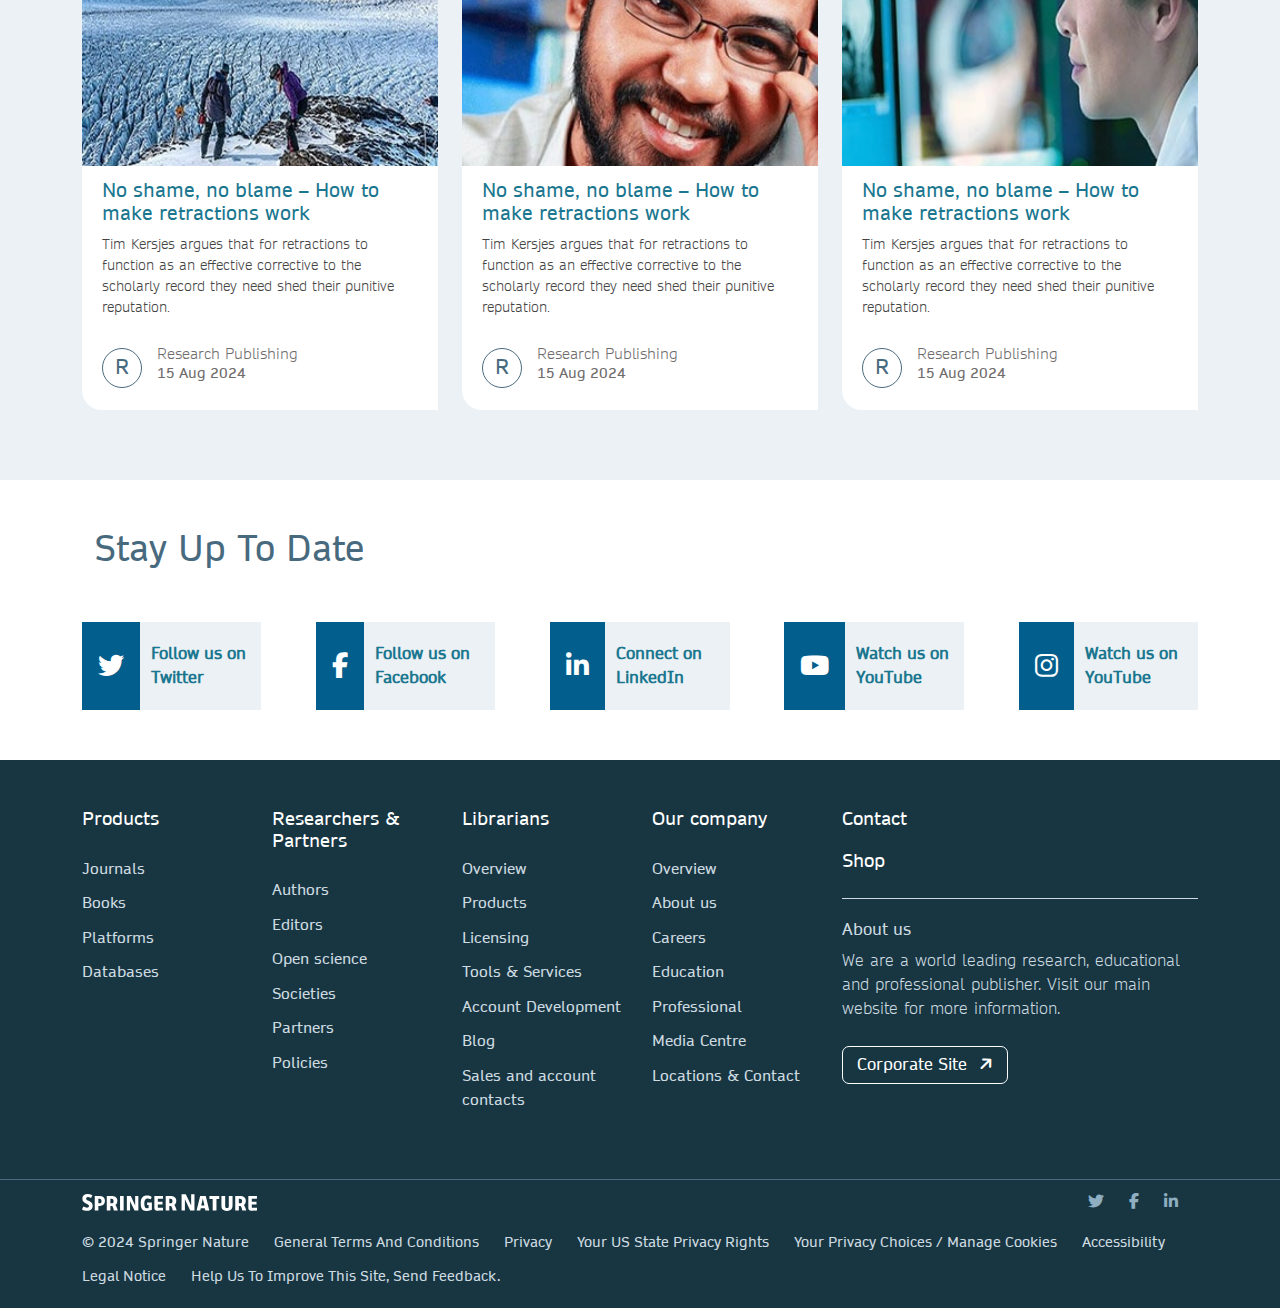
<file: open-science.html>
<!DOCTYPE html>
<html lang="en">
<head>
    <meta charset="UTF-8">
    <meta name="viewport" content="width=device-width, initial-scale=1.0">
    <title>Open Science | Springer Nature</title>
    <link rel="stylesheet" href="assets/css/bootstrap.min.css">
    <link rel="stylesheet" href="https://cdnjs.cloudflare.com/ajax/libs/font-awesome/6.7.1/css/all.min.css">
    <link rel="stylesheet" href="assets/css/owl.carousel.min.css">
    <link rel="stylesheet" type="text/css" href="assets/css/style.css">
    <link rel="stylesheet" type="text/css" href="assets/css/responsive.css">
</head>
<body>

    <header class="desktop-menu desktop-menu2">
        <div class="container">
            <nav>
                <a href="index.html" class="logo"> <img src="assets/images/logo.svg" class="img-fluid"/> </a>

                <div class="toggle4">
                    <i class="fa-solid fa-bars"></i>
                </div>
                
                <div class="collapse-menu"> 
                    <ul>
                        <!-- <li>
                            <div class="search-menu">
                                <i class="fa-solid fa-magnifying-glass"></i>
                                <p>search</p>
                            </div>
                        </li> -->

                        <li><a href="index.html">home</a></li>
                        <li><a href="products.html">products</a></li>
                        <li><a href="open-science.html">open science</a></li>
                        <li><a href="authors.html">authors</a></li>
                        <li><a href="editors.html">editors</a></li>
                        <li><a href="reviewers.html">peer reviewers</a></li>
                        <li><a href="booksellers.html">book sellers</a></li>
                        <li><a href="advancing-discovery.html">what we do</a></li>
                    </ul>
                </div>

                <!-- <div class="toggle-menu">
                    <div class="toggle">
                        <i class="fa-solid fa-bars"></i> <p>menu</p>
                        <div class="menu-list">
                            <ul>
                                <li><a href="index.html">home</a></li>
                                <li><a href="products.html">products</a></li>
                                <li><a href="open-science.html">open science</a></li>
                                <li><a href="authors.html">authors</a></li>
                                <li><a href="editors.html">editors</a></li>
                                <li><a href="reviewers.html">peer reviewers</a></li>
                                <li><a href="#">policies</a></li>
                                <li><a href="#">librarians</a></li>
                                <li><a href="#">booksellers</a></li>
                                <li><a href="#">societies</a></li>
                                <li><a href="#">partners</a></li>
                                <li><a href="#">shop</a></li>
                                <li><a href="#">what we do</a></li>
                                <li><a href="#">contact</a></li>
                            </ul>

                            <div class="seperator1"></div>
    
                            <ul>
                                <li><a href="#">corporate site</a> <i class="fa-solid fa-arrow-right"></i></li>
                                <li><a href="#">media center</a> <i class="fa-solid fa-arrow-right"></i></li>
                            </ul>
                        </div>
                    </div>

                    <div class="menu2">
                        <ul>
                            <li><a href="#">journals</a></li>
                            <li><a href="#">books</a></li>
                            <li><a href="#">databases</a></li>
                            <li><a href="#">research management</a></li>
                            <li><a href="#">corporate & health</a></li>
                            <li><a href="#">platforms</a></li>
                        </ul>
                    </div>
                </div> -->
            </nav>
        </div>
    </header>

    <div class="mobile-menu">
        <nav>
            <a href="index.html" class="logo"> <img src="assets/images/logo.svg" class="img-fluid"/> </a>
        <div class="toggle2">
            <i class="fa-solid fa-bars"></i>            
        </div>
            <div class="core-menu">

                <div class="toggle3">
                   <div class="toggle3-list"> <a href="#">products </a> <div class="angledown"><i class="fa-solid fa-angle-down"></i></div></div>
                </div>

                <div class="menu-list2">
                    <ul>
                        <li><a href="index.html">home</a></li>
                        <li><a href="products.html">products</a></li>
                        <li><a href="open-science.html">open science</a></li>
                        <li><a href="authors.html">authors</a></li>
                        <li><a href="editors.html">editors</a></li>
                        <li><a href="reviewers.html">peer reviewers</a></li>
                        <li><a href="#">policies</a></li>
                        <li><a href="#">librarians</a></li>
                        <li><a href="#">booksellers</a></li>
                        <li><a href="#">societies</a></li>
                        <li><a href="#">partners</a></li>
                        <li><a href="#">shop</a></li>
                        <li><a href="#">what we do</a></li>
                        <li><a href="#">contact</a></li>
                    </ul>
        
                    <div class="seperator1"></div>
        
                    <ul>
                        <li><a href="#">corporate site</a> <i class="fa-solid fa-arrow-right"></i></li>
                        <li><a href="#">media center</a> <i class="fa-solid fa-arrow-right"></i></li>
                    </ul>
                </div>
            </div>
            <div class="collapse-menu2">
                <ul>
                    <li><a href="#">journals</a></li>
                    <li><a href="#">books</a></li>
                    <li><a href="#">databases</a></li>
                    <li><a href="#">research management</a></li>
                    <li><a href="#">corporate & health</a></li>
                    <li><a href="#">platforms</a></li>
                </ul>
            </div>
        </nav>
    </div>

    <section class="commonbanner commonbanner2">
        <div class="container absolute-center">
            <div class="row">
                <div class="col-lg-12 col-md-12 col-12">
                    <div class="banner-content">
                        <h1>Open science and open access</h1>
                        <p>Open science is essential to solving the world’s urgent challenges</p>
                    </div>
                </div>
            </div>
        </div>
    </section>

    <section class="white-section">
        <div class="container">
            <div class="row">
                <div class="col-lg-6 col-md-6 col-12">
                    <p class="textinfo">Supporting researchers to open up every output from their research, including publications and preprints, data, code, protocols, methods, and peer review.
                    </p>
                    <p>By enabling researchers to share their research openly, together we can increase its use and re-use, speed up scientific advances, deliver efficiencies for research, foster collaboration between disciplines, enable easier translation into economic and societal impact, and improve trust in science. That’s why we support open science across all academic disciplines. By enabling open science practices, and collaborating with partners across the scholarly ecosystem, faster and more effective research systems can be created that operate sustainably and at scale and build an equitable research landscape. 
                    </p>
                </div>
                <div class="col-lg-4 col-md-4 col-12">
                    <div class="coreist">

                        <h3>Explore</h3>
                        <ul>
                            <li><a href="#">OA is the foundation for open science</a></li>
                            <li><a href="#">Open research initiatives</a></li>
                            <li><a href="#">Whitepapers</a></li>
                            <li><a href="#">Whitepapers</a></li>
                            <li><a href="#">Ready to publish?</a></li>
                            <li><a href="#">The Source and Springboard blogs</a></li>
                            <li><a href="#">Learn more</a></li>
                        </ul>
                    </div>
                </div>
            </div>
        </div>
    </section>

    <section class="gray-section openaccess-section">
        <div class="container">
            <div class="row m-0">
                <h3 class="subheading">Open access is the foundation of our support for open science</h3>
                <p class="blue-text"> As an academic publisher, open access ensures that cutting-edge research is more widely accessible, making it possible to be read, shared, and built on, supporting interdisciplinary knowledge exchange as well as informing policy-making and the general public.
                </p>
            </div>
            <div class="row">
                <div class="col-lg-3 col-md-6 col-12 m20">
                  <div class="openaccess-wrapper">
                        <a href="#">
                            <div class="openaccess-column">
                                <h3>Fundamentals of open research</h3>
                                <p>Learn more about publishing a research article, book, or chapter open access</p>
                                <div class="right-icon">
                                    <i class="fa-solid fa-angle-right"></i>
                                </div>
                            </div>
                    </a>
                  </div>
                </div>
                <div class="col-lg-3 col-md-6 col-12 m20">
                  <div class="openaccess-wrapper">
                    <a href="#">
                        <div class="openaccess-column">
                            <h3>Fundamentals of open research</h3>
                            <p>From increased usage and citations to increasing reproducibility and trust in research, there are many benefits for researchers, institutions, and their funders</p>
                            <div class="right-icon">
                                <i class="fa-solid fa-angle-right"></i>
                            </div>
                        </div>
                    </a>
                  </div>
                </div>
                <div class="col-lg-3 col-md-6 col-12 m20">
                    <div class="openaccess-wrapper">
                        <a href="#">
                            <div class="openaccess-column">
                                <h3>Fundamentals of open research</h3>
                                <p>Our free support service can help authors identify potential sources of funding available for open access and advice on how to apply</p>
                                <div class="right-icon">
                                    <i class="fa-solid fa-angle-right"></i>
                                </div>
                            </div>
                        </a>
                    </div>
                </div>
                <div class="col-lg-3 col-md-6 col-12 m20">
                   <div class="openaccess-wrapper">
                        <a href="#">
                            <div class="openaccess-column">
                                <h3>Fundamentals of open research</h3>
                                <p>OA agreements, including transformative agreements, are playing a vital role in driving the transition at scale, by centralising funding and workflows for open access</p>
                                <div class="right-icon">
                                    <i class="fa-solid fa-angle-right"></i>
                                </div>
                            </div>
                        </a>
                   </div>
                </div>
            </div>
        </div>
    </section>

    <section class="white-section researchinitiative-section">
        <div class="container">
            <div class="row">
                <div class="col-lg-3 col-md-6 col-12">
                    <div class="researchinitiative-wrapper">
                        <a href="#">
                            <div class="researchinitiative-column">
                                <h3>Find funding for your next OA publication</h3>
                                <p>We offer a free support service to make it easier for you to discover and apply for open access funding. Learn more about the 200+ available sources of funding available to you.</p>
                                <div class="right-icon">
                                    <i class="fa-solid fa-angle-right"></i>
                                </div>
                            </div>
                        </a>
                    </div>
                </div>
                <div class="col-lg-3 col-md-6 col-12">
                    <div class="researchinitiative-wrapper">
                        <a href="#">
                            <div class="researchinitiative-column">
                                <h3>Encouraging data sharing</h3>
                                <p>Our new standardised research data policies and services help you understand and meet funder and institutional data mandates.</p>
                                <div class="right-icon">
                                    <i class="fa-solid fa-angle-right"></i>
                                </div>
                            </div>
                        </a>
                    </div>
                </div>
                <div class="col-lg-3 col-md-6 col-12">
                    <div class="researchinitiative-wrapper">
                        <a href="#">
                            <div class="researchinitiative-column">
                                <h3>Transformative Journals</h3>
                                <p>Find out how we’re evolving our hybrid and subscription portfolios across Springer Nature, helping our authors increase the readership, reach and impact of their research through open access.</p>
                                <div class="right-icon">
                                    <i class="fa-solid fa-angle-right"></i>
                                </div>
                            </div>
                        </a>
                    </div>
                </div>
                <div class="col-lg-3 col-md-6 col-12">
                    <div class="researchinitiative-wrapper">
                        <a href="#">
                            <div class="researchinitiative-column">
                                <h3>Institutional Agreements</h3>
                                <p>As the world’s largest OA publisher, we continue to lead the way in offering innovative solutions for authors, their institutions and funders to support OA adoption, from our first transformative Read and Publish (Springer Compact) agreement in 2015 to our first fully OA agreement in 2019.</p>
                                <div class="right-icon">
                                    <i class="fa-solid fa-angle-right"></i>
                                </div>
                            </div>
                        </a>
                    </div>
                </div>
            </div>
        </div>
    </section>

    <section class="white-section whitepapers-section">
        <div class="container">
            <div class="row mb-4">
                <h3 class="subheading">Whitepapers</h3>
            </div>
            <div class="row">
                <div class="whitepapers-slider owl-carousel">
                    <div class="item">
                        <div class="whitepapers-column">
                            <h3>The Springer Nature and Jisc UK Transformative Agreement</h3>
                            <p>The case study offers an overview of the impact and reach of the Springer Nature/Jisc Transformative Agreement (TA) in the UK by discussing the benefits for authors, institutions and funders and how TAs enable a sustainable transition to an open research future.</p>
                        </div>
                    </div>
                    <div class="item">
                        <div class="whitepapers-column">
                            <h3>The Springer Nature and Jisc UK Transformative Agreement</h3>
                            <p>The case study offers an overview of the impact and reach of the Springer Nature/Jisc Transformative Agreement (TA) in the UK by discussing the benefits for authors, institutions and funders and how TAs enable a sustainable transition to an open research future.</p>
                        </div>
                    </div>
                    <div class="item">
                        <div class="whitepapers-column">
                            <h3>The Springer Nature and Jisc UK Transformative Agreement</h3>
                            <p>The case study offers an overview of the impact and reach of the Springer Nature/Jisc Transformative Agreement (TA) in the UK by discussing the benefits for authors, institutions and funders and how TAs enable a sustainable transition to an open research future.</p>
                        </div>
                    </div>
                    <div class="item">
                        <div class="whitepapers-column">
                            <h3>The Springer Nature and Jisc UK Transformative Agreement</h3>
                            <p>The case study offers an overview of the impact and reach of the Springer Nature/Jisc Transformative Agreement (TA) in the UK by discussing the benefits for authors, institutions and funders and how TAs enable a sustainable transition to an open research future.</p>
                        </div>
                    </div>
                    <div class="item">
                        <div class="whitepapers-column">
                            <h3>The Springer Nature and Jisc UK Transformative Agreement</h3>
                            <p>The case study offers an overview of the impact and reach of the Springer Nature/Jisc Transformative Agreement (TA) in the UK by discussing the benefits for authors, institutions and funders and how TAs enable a sustainable transition to an open research future.</p>
                        </div>
                    </div>
                    <div class="item">
                        <div class="whitepapers-column">
                            <h3>The Springer Nature and Jisc UK Transformative Agreement</h3>
                            <p>The case study offers an overview of the impact and reach of the Springer Nature/Jisc Transformative Agreement (TA) in the UK by discussing the benefits for authors, institutions and funders and how TAs enable a sustainable transition to an open research future.</p>
                        </div>
                    </div>
                    <div class="item">
                        <div class="whitepapers-column">
                            <h3>The Springer Nature and Jisc UK Transformative Agreement</h3>
                            <p>The case study offers an overview of the impact and reach of the Springer Nature/Jisc Transformative Agreement (TA) in the UK by discussing the benefits for authors, institutions and funders and how TAs enable a sustainable transition to an open research future.</p>
                        </div>
                    </div>
                    <div class="item">
                        <div class="whitepapers-column">
                            <h3>The Springer Nature and Jisc UK Transformative Agreement</h3>
                            <p>The case study offers an overview of the impact and reach of the Springer Nature/Jisc Transformative Agreement (TA) in the UK by discussing the benefits for authors, institutions and funders and how TAs enable a sustainable transition to an open research future.</p>
                        </div>
                    </div>
                    
                </div>
            </div>
        </div>
    </section>

    <section class="gray-section readypublish-section">
        <div class="container">
            <div class="row mb-4">
                <h3 class="subheading">Ready to publish?</h3>
            </div>
            <div class="row">
                 <div class="readypublish-logoslider owl-carousel">
                    <div class="item">
                        <div class="readypublish-logos">
                            <img src="assets/images/brands/3.png" class="img-fluid" alt="">
                        </div>
                 </div>
                 <div class="item">
                    <div class="readypublish-logos">
                        <img src="assets/images/brands/9.png" class="img-fluid" alt="">
                    </div>
                 </div>
                 <div class="item">
                    <div class="readypublish-logos">
                        <img src="assets/images/brands/2.png" class="img-fluid" alt="">
                    </div>
                 </div>
                 <div class="item">
                    <div class="readypublish-logos">
                        <img src="assets/images/brands/1.png" class="img-fluid" alt="">
                    </div>
                 </div>
                 <div class="item">
                    <div class="readypublish-logos">
                        <img src="assets/images/brands/4.png" class="img-fluid" alt="">
                    </div>
                 </div>
                 <div class="item">
                    <div class="readypublish-logos">
                        <img src="assets/images/brands/5.png" class="img-fluid" alt="">
                    </div>
                 </div>
                 </div>
            </div>
            <div class="row">
                <div class="readypublish-slider owl-carousel">
                    <div class="item">
                        <div class="readypublish-column">
                            <p>A pioneer of open access publishing, BMC is committed to innovation and offers an evolving portfolio of some 300 journals.</p>
                            <div class="right-icon">
                                <i class="fa-solid fa-arrow-right"></i>
                            </div>                        
                        </div>
                    </div>
                    <div class="item">
                        <div class="readypublish-column">
                            <p>A pioneer of open access publishing, BMC is committed to innovation and offers an evolving portfolio of some 300 journals.</p>
                            <div class="right-icon">
                                <i class="fa-solid fa-arrow-right"></i>
                            </div>                        
                        </div>
                    </div>
                    <div class="item">
                        <div class="readypublish-column">
                            <p>A pioneer of open access publishing, BMC is committed to innovation and offers an evolving portfolio of some 300 journals.</p>
                            <div class="right-icon">
                                <i class="fa-solid fa-arrow-right"></i>
                            </div>                                                
                        </div>
                    </div>
                    <div class="item">
                        <div class="readypublish-column">
                            <p>A pioneer of open access publishing, BMC is committed to innovation and offers an evolving portfolio of some 300 journals.</p>
                            <div class="right-icon">
                                <i class="fa-solid fa-arrow-right"></i>
                            </div>                        
                        </div>
                    </div>
                    <div class="item">
                        <div class="readypublish-column">
                            <p>A pioneer of open access publishing, BMC is committed to innovation and offers an evolving portfolio of some 300 journals.</p>
                            <div class="right-icon">
                                <i class="fa-solid fa-arrow-right"></i>
                            </div>                        
                        </div>
                    </div>
                    <div class="item">
                        <div class="readypublish-column">
                            <p>A pioneer of open access publishing, BMC is committed to innovation and offers an evolving portfolio of some 300 journals.</p>
                            <div class="right-icon">
                                <i class="fa-solid fa-arrow-right"></i>
                            </div>                        
                        </div>
                    </div>
                    <div class="item">
                        <div class="readypublish-column">
                            <p>A pioneer of open access publishing, BMC is committed to innovation and offers an evolving portfolio of some 300 journals.</p>
                            <div class="right-icon">
                                <i class="fa-solid fa-arrow-right"></i>
                            </div>                                                
                        </div>
                    </div>
                    <div class="item">
                        <div class="readypublish-column">
                            <p>A pioneer of open access publishing, BMC is committed to innovation and offers an evolving portfolio of some 300 journals.</p>
                            <div class="right-icon">
                                <i class="fa-solid fa-arrow-right"></i>
                            </div>                                                
                        </div>
                    </div>
                    
                </div>
            </div>
        </div>
    </section>

    <section class="blog-section">
        <div class="container">
            <div class="row justify-content-between">
                <div class="col-lg-9 col-md-9 col-12">
                    <h3 class="subheading">Featured blog posts from "The Source"</h3>
                    <p class="textinfo">Providing insight and discussion for researchers on publishing in the academic world</p>
                </div>
                <div class="col-lg-3 col-md-3 col-12">
                    <div class="view-search">
                        <a href="#">see all</a> <i class="fa-solid fa-angle-right"></i>
                    </div>
                </div>
            </div>
            <div class="row">
               <div class="col-lg-3 col-md-6 col-12 m20">
                <div class="blog-column">
                    <div class="blog-header">
                        <img src="assets/images/blog/12.jpg" class="img-fluid" alt="">
                    </div>
                    <div class="blog-body">
                        <h3 class="blog-heading">No shame, no blame – How to make retractions work</h3>
                        <p>Tim Kersjes argues that for retractions to function as an effective corrective to the scholarly record they need shed their punitive reputation.</p>
                    </div>
                    <div class="blog-footer">
                        <div class="blog-icon">
                            <h3>r</h3>
                        </div>
                        <div class="blog-text">
                            <p>research publishing</p>
                            <h5>15 aug 2024</h5>
                        </div>
                    </div>
                </div>
               </div>
               <div class="col-lg-3 col-md-6 col-12 m20">
                <div class="blog-column">
                    <div class="blog-header">
                        <img src="assets/images/blog/06.jpg" class="img-fluid" alt="">
                    </div>
                    <div class="blog-body">
                        <h3 class="blog-heading">No shame, no blame – How to make retractions work</h3>
                        <p>Tim Kersjes argues that for retractions to function as an effective corrective to the scholarly record they need shed their punitive reputation.</p>
                    </div>
                    <div class="blog-footer">
                        <div class="blog-icon">
                            <h3>r</h3>
                        </div>
                        <div class="blog-text">
                            <p>research publishing</p>
                            <h5>15 aug 2024</h5>
                        </div>
                    </div>
                </div>
               </div>
               <div class="col-lg-3 col-md-6 col-12 m20">
                <div class="blog-column">
                    <div class="blog-header">
                        <img src="assets/images/blog/08.jpg" class="img-fluid" alt="">
                    </div>
                    <div class="blog-body">
                        <h3 class="blog-heading">No shame, no blame – How to make retractions work</h3>
                        <p>Tim Kersjes argues that for retractions to function as an effective corrective to the scholarly record they need shed their punitive reputation.</p>
                    </div>
                    <div class="blog-footer">
                        <div class="blog-icon">
                            <h3>r</h3>
                        </div>
                        <div class="blog-text">
                            <p>research publishing</p>
                            <h5>15 aug 2024</h5>
                        </div>
                    </div>
                </div>
               </div>
               <div class="col-lg-3 col-md-6 col-12 m20">
                <div class="blog-column">
                    <div class="blog-header">
                        <img src="assets/images/blog/07.jpg" class="img-fluid" alt="">
                    </div>
                    <div class="blog-body">
                        <h3 class="blog-heading">No shame, no blame – How to make retractions work</h3>
                        <p>Tim Kersjes argues that for retractions to function as an effective corrective to the scholarly record they need shed their punitive reputation.</p>
                    </div>
                    <div class="blog-footer">
                        <div class="blog-icon">
                            <h3>r</h3>
                        </div>
                        <div class="blog-text">
                            <p>research publishing</p>
                            <h5>15 aug 2024</h5>
                        </div>
                    </div>
                </div>
               </div>
            </div>
        </div>
    </section>

    <section class="blog-section pt0">
        <div class="container">
            <div class="row justify-content-between">
                <div class="col-lg-9 col-md-9 col-12">
                    <h3 class="subheading">Featured blog posts from "Springboard"</h3>
                    <p class="textinfo">Springer Nature's blog on all things open research </p>
                </div>
                <div class="col-lg-3 col-md-3 col-12">
                    <div class="view-search">
                        <a href="#">see all</a> <i class="fa-solid fa-angle-right"></i>
                    </div>
                </div>
            </div>
            <div class="row">
               <div class="col-lg-3 col-md-6 col-12 m20">
                <div class="blog-column">
                    <div class="blog-header">
                        <img src="assets/images/blog/01.jpg" class="img-fluid" alt="">
                    </div>
                    <div class="blog-body">
                        <h3 class="blog-heading">No shame, no blame – How to make retractions work</h3>
                        <p>Tim Kersjes argues that for retractions to function as an effective corrective to the scholarly record they need shed their punitive reputation.</p>
                    </div>
                    <div class="blog-footer">
                        <div class="blog-icon">
                            <h3>r</h3>
                        </div>
                        <div class="blog-text">
                            <p>research publishing</p>
                            <h5>15 aug 2024</h5>
                        </div>
                    </div>
                </div>
               </div>
               <div class="col-lg-3 col-md-6 col-12 m20">
                <div class="blog-column">
                    <div class="blog-header">
                        <img src="assets/images/blog/02.jpg" class="img-fluid" alt="">
                    </div>
                    <div class="blog-body">
                        <h3 class="blog-heading">No shame, no blame – How to make retractions work</h3>
                        <p>Tim Kersjes argues that for retractions to function as an effective corrective to the scholarly record they need shed their punitive reputation.</p>
                    </div>
                    <div class="blog-footer">
                        <div class="blog-icon">
                            <h3>r</h3>
                        </div>
                        <div class="blog-text">
                            <p>research publishing</p>
                            <h5>15 aug 2024</h5>
                        </div>
                    </div>
                </div>
               </div>
               <div class="col-lg-3 col-md-6 col-12 m20">
                <div class="blog-column">
                    <div class="blog-header">
                        <img src="assets/images/blog/03.jpg" class="img-fluid" alt="">
                    </div>
                    <div class="blog-body">
                        <h3 class="blog-heading">No shame, no blame – How to make retractions work</h3>
                        <p>Tim Kersjes argues that for retractions to function as an effective corrective to the scholarly record they need shed their punitive reputation.</p>
                    </div>
                    <div class="blog-footer">
                        <div class="blog-icon">
                            <h3>r</h3>
                        </div>
                        <div class="blog-text">
                            <p>research publishing</p>
                            <h5>15 aug 2024</h5>
                        </div>
                    </div>
                </div>
               </div>
               <div class="col-lg-3 col-md-6 col-12 m20">
                <div class="blog-column">
                    <div class="blog-header">
                        <img src="assets/images/blog/04.jpg" class="img-fluid" alt="">
                    </div>
                    <div class="blog-body">
                        <h3 class="blog-heading">No shame, no blame – How to make retractions work</h3>
                        <p>Tim Kersjes argues that for retractions to function as an effective corrective to the scholarly record they need shed their punitive reputation.</p>
                    </div>
                    <div class="blog-footer">
                        <div class="blog-icon">
                            <h3>r</h3>
                        </div>
                        <div class="blog-text">
                            <p>research publishing</p>
                            <h5>15 aug 2024</h5>
                        </div>
                    </div>
                </div>
               </div>
            </div>
        </div>
    </section>

    <section class="gray-section blog-section learnmore-section">
        <div class="container">
            <div class="row justify-content-between">
                <div class="col-12">
                    <h3 class="subheading">Learn more</h3>
                </div>
            </div>
            <div class="row">
               <div class="col-lg-4 col-md-6 col-12 m20">
                <div class="blog-column">
                    <div class="blog-header">
                        <img src="assets/images/blog/13.jpg" class="img-fluid" alt="">
                    </div>
                    <div class="blog-body">
                        <h3 class="blog-heading">No shame, no blame – How to make retractions work</h3>
                        <p>Tim Kersjes argues that for retractions to function as an effective corrective to the scholarly record they need shed their punitive reputation.</p>
                    </div>
                    <div class="blog-footer">
                        <div class="blog-icon">
                            <h3>r</h3>
                        </div>
                        <div class="blog-text">
                            <p>research publishing</p>
                            <h5>15 aug 2024</h5>
                        </div>
                    </div>
                </div>
               </div>
               <div class="col-lg-4 col-md-6 col-12 m20">
                <div class="blog-column">
                    <div class="blog-header">
                        <img src="assets/images/blog/14.jpg" class="img-fluid" alt="">
                    </div>
                    <div class="blog-body">
                        <h3 class="blog-heading">No shame, no blame – How to make retractions work</h3>
                        <p>Tim Kersjes argues that for retractions to function as an effective corrective to the scholarly record they need shed their punitive reputation.</p>
                    </div>
                    <div class="blog-footer">
                        <div class="blog-icon">
                            <h3>r</h3>
                        </div>
                        <div class="blog-text">
                            <p>research publishing</p>
                            <h5>15 aug 2024</h5>
                        </div>
                    </div>
                </div>
               </div>
               <div class="col-lg-4 col-md-6 col-12 m20">
                <div class="blog-column">
                    <div class="blog-header">
                        <img src="assets/images/blog/15.jpg" class="img-fluid" alt="">
                    </div>
                    <div class="blog-body">
                        <h3 class="blog-heading">No shame, no blame – How to make retractions work</h3>
                        <p>Tim Kersjes argues that for retractions to function as an effective corrective to the scholarly record they need shed their punitive reputation.</p>
                    </div>
                    <div class="blog-footer">
                        <div class="blog-icon">
                            <h3>r</h3>
                        </div>
                        <div class="blog-text">
                            <p>research publishing</p>
                            <h5>15 aug 2024</h5>
                        </div>
                    </div>
                </div>
               </div>
              
            </div>
        </div>
    </section>

    <section class="bg-white social-background">
        <div class="container">
            <div class="row">
                <div class="col-12">
                    <h3 class="subheading">Stay up to date</h3>
                </div>
            </div>
            <div class="row justify-content-between gx-2">
                <div class="col-lg-2 col-md-3 col-12 m20">
                    <div class="sc-links">
                        <a href="#">
                            <div class="socialbg-icon">
                                <div class="social-icon1">
                                    <i class="fa-brands fa-twitter"></i>
                                </div>
                                <div class="social-icon1txt">
                                    <p>Follow us on Twitter</p>
                                </div>
                            </div>
                        </a>
                    </div>
                </div>
                <div class="col-lg-2 col-md-3 col-12 m20">
                    <div class="sc-links">
                        <a href="#">
                            <div class="socialbg-icon">
                                <div class="social-icon1">
                                    <i class="fa-brands fa-facebook-f"></i>
                                </div>
                                <div class="social-icon1txt">
                                    <p>Follow us on Facebook</p>
                                </div>
                            </div>
                        </a>
                    </div>
                </div>
                <div class="col-lg-2 col-md-3 col-12 m20">
                    <div class="sc-links">
                        <a href="#">
                            <div class="socialbg-icon">
                                <div class="social-icon1">
                                    <i class="fa-brands fa-linkedin-in"></i>
                                </div>
                                <div class="social-icon1txt">
                                    <p>Connect on LinkedIn</p>
                                </div>
                            </div>
                        </a>
                    </div>
                </div>
                <div class="col-lg-2 col-md-3 col-12 m20">
                    <div class="sc-links">
                        <a href="#">
                            <div class="socialbg-icon">
                                <div class="social-icon1">
                                    <i class="fa-brands fa-youtube"></i>
                                </div>
                                <div class="social-icon1txt">
                                    <p>Watch us on YouTube</p>
                                </div>
                            </div>
                        </a>
                    </div>
                </div>
                <div class="col-lg-2 col-md-3 col-12 m20">
                    <div class="sc-links">
                        <a href="#">
                            <div class="socialbg-icon">
                                <div class="social-icon1">
                                    <i class="fa-brands fa-instagram"></i>
                                </div>
                                <div class="social-icon1txt">
                                    <p>Watch us on YouTube</p>
                                </div>
                            </div>
                        </a>
                    </div>
                </div>
            </div>
        </div>
    </section>

    <footer>
        <div class="container">
            <div class="row upper-footer">
                <div class="col-lg-8 col-md-12 col-12">
                    <div class="row">
                        <div class="col-lg-3 col-md-3 col-12">
                            <div class="footer-widget">
                                <h5>Products</h5>
                            </div>
                            <div class="footer-menu">
                                <ul>
                                    <li><a href="#"> Journals </a></li>
                                    <li><a href="#"> Books </a></li>
                                    <li><a href="#"> Platforms </a></li>
                                    <li><a href="#"> Databases </a></li>
                                </ul>
                            </div>
                        </div>
                        <div class="col-lg-3 col-md-3 col-12">
                            <div class="footer-widget">
                                <h5>Researchers & Partners</h5>
                            </div>
                            <div class="footer-menu">
                                <ul>
                                    <li><a href="#">Authors</a></li>
                                    <li><a href="#">Editors</a></li>
                                    <li><a href="#">Open science</a></li>
                                    <li><a href="#">Societies</a></li>
                                    <li><a href="#">Partners</a></li>
                                    <li><a href="#">Policies</a></li>
                                </ul>
                            </div>
                        </div>
                        <div class="col-lg-3 col-md-3 col-12">
                            <div class="footer-widget">
                                <h5>Librarians</h5>
                            </div>
                            <div class="footer-menu">
                                <ul>
                                    <li><a href="#">Overview</a></li>
                                    <li><a href="#">Products</a></li>
                                    <li><a href="#">Licensing</a></li>
                                    <li><a href="#">Tools & Services</a></li>
                                    <li><a href="#">Account Development</a></li>
                                    <li><a href="#">Blog</a></li>
                                    <li><a href="#">Sales and account contacts</a></li>
                                </ul>
                            </div>
                        </div>
                        <div class="col-lg-3 col-md-3 col-12">
                            <div class="footer-widget">
                                <h5>Our company</h5>
                            </div>
                            <div class="footer-menu">
                                <ul>
                                    <li><a href="#">Overview</a></li>
                                    <li><a href="#">About us</a></li>
                                    <li><a href="#">Careers</a></li>
                                    <li><a href="#">Education</a></li>
                                    <li><a href="#">Professional</a></li>
                                    <li><a href="#">Media Centre</a></li>
                                    <li><a href="#">Locations & Contact</a></li>
                                </ul>
                            </div>
                        </div>
                    </div>
                </div>
                <div class="col-lg-4 col-md-4 col-12">
                    <div class="footer-widget">
                        <h5 class="contact"><a href="contact.html">Contact</a></h5>
                        <h5 class="shop"><a href="#">Shop</a></h5>
                    </div>
                    <div class="seperator"></div>
                    <div class="footer-details">
                        <h6>About us</h6>
                        <p>We are a world leading research, educational and professional publisher. Visit our main website for more information.</p>
                    </div>
                    <div class="corporate-button">
                         <a href="group.html">corporate site <i class="fa-solid fa-arrow-right"></i> </a> 
                    </div>
                </div>
            </div>
        </div>
        <div class="bottom-footer">
            <div class="container">
                <div class="row">
                    <div class="col-lg-6 col-md-6 col-12">
                        <div class="footer-logo">
                            <img src="assets/images/white-logo.svg" class="img-fluid" alt="">
                        </div>
                    </div>
                    <div class="col-lg-6 col-md-6 col-12">
                        <div class="social-icon">
                            <ul>
                                <li><i class="fa-brands fa-twitter"></i></li>
                                <li><i class="fa-brands fa-facebook-f"></i></li>
                                <li><i class="fa-brands fa-linkedin-in"></i></li>
                            </ul>
                        </div>
                    </div>
                </div>
                <div class="row">
                    <div class="footerbottom-links">
                        <ul>
                            <li><a href="#">© 2024 Springer Nature</a></li>
                            <li><a href="#">General terms and conditions</a></li>
                            <li><a href="#">privacy</a></li>
                            <li><a href="#">Your US State Privacy Rights</a></li>
                            <li><a href="#">Your Privacy Choices / Manage Cookies</a></li>
                            <li><a href="#">Accessibility</a></li>
                            <li><a href="#">Legal notice</a></li>
                            <li><a href="#">Help us to improve this site, send feedback.</a></li>
                        </ul>
                    </div>
                </div>
            </div>
        </div>
    </footer>

    <script src="assets/js/jquery-3.7.1.min.js"></script>
    <script src="assets/js/bootstrap.bundle.min.js"></script>
    <script src="assets/js/owl.carousel.min.js"></script>
    <script src="assets/js/main.js"></script>
    
</body>
</html>
</file>
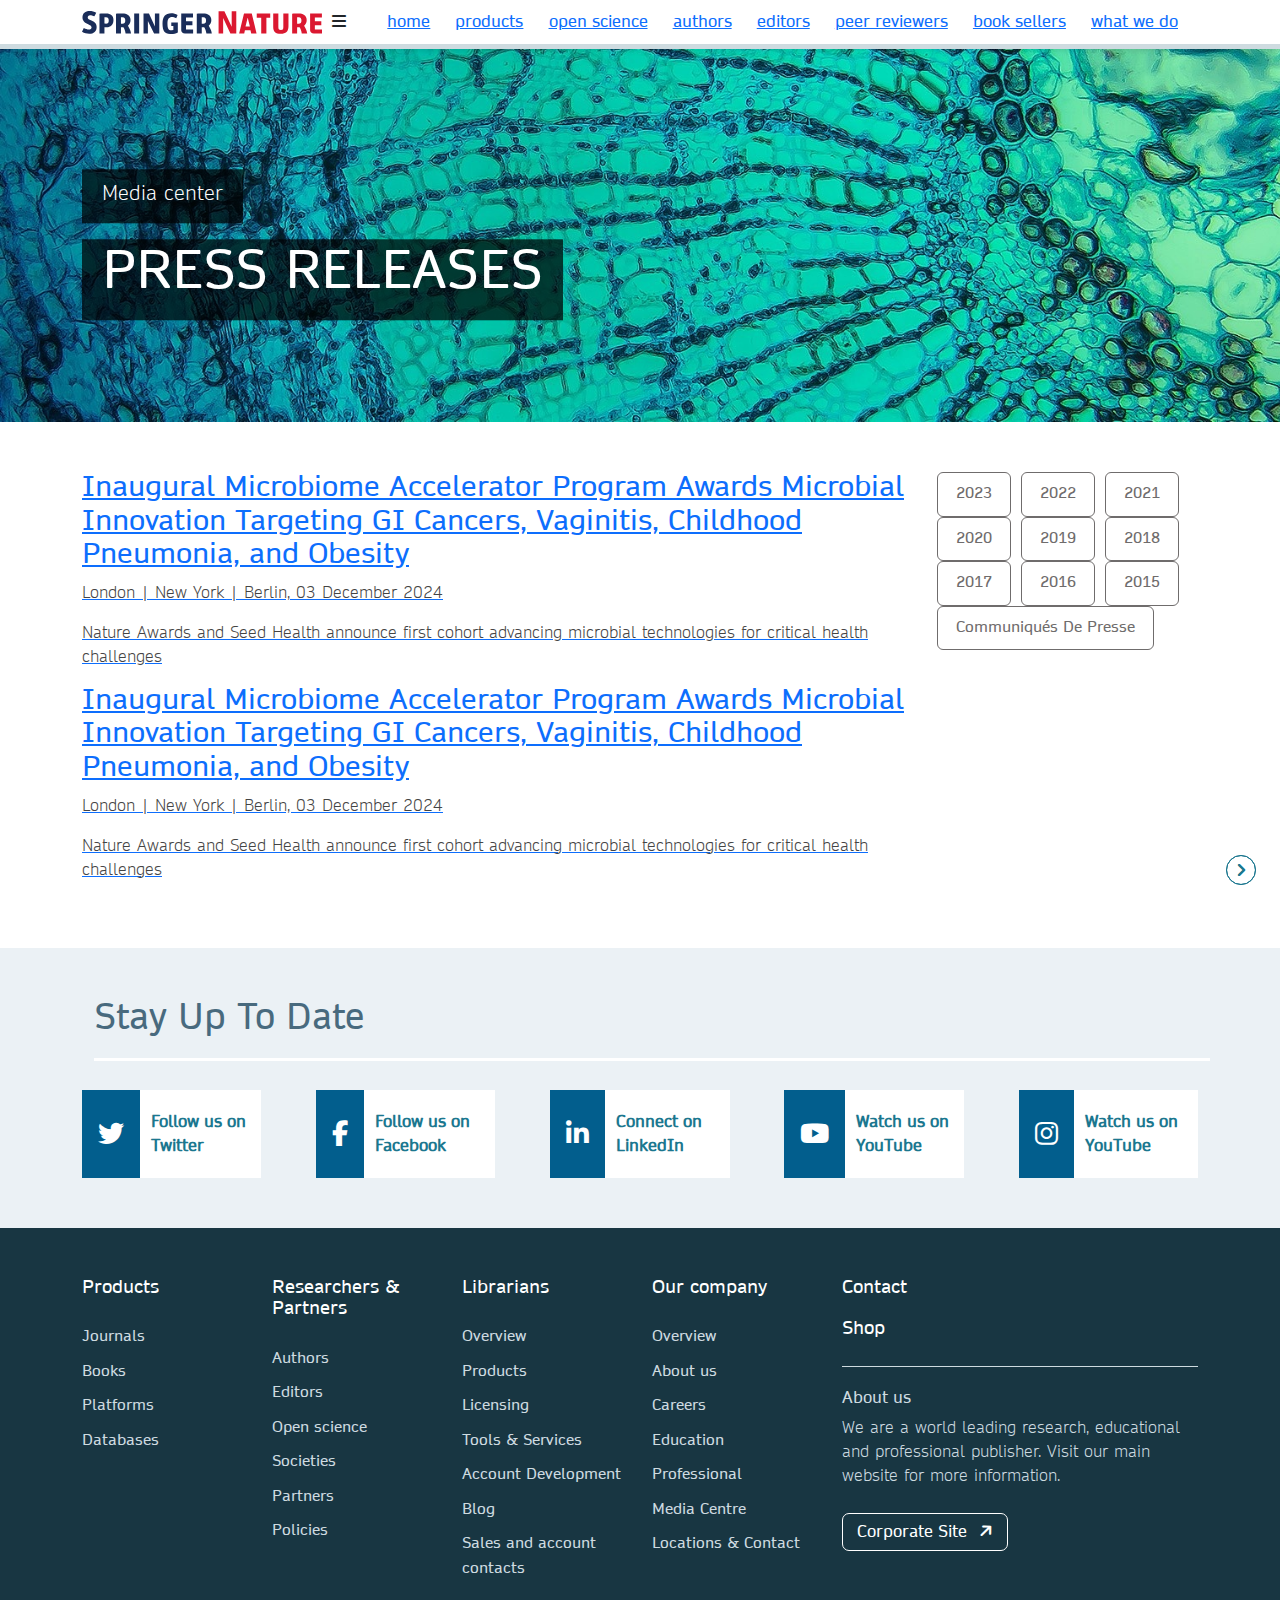
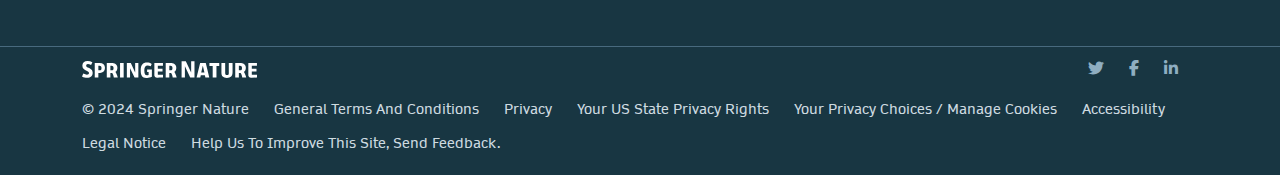
<file: press-releases.html>
<!DOCTYPE html>
<html lang="en">
<head>
    <meta charset="UTF-8">
    <meta name="viewport" content="width=device-width, initial-scale=1.0">
    <title> Press Release | Springer Nature</title>
    <link rel="stylesheet" href="assets/css/bootstrap.min.css">
    <link rel="stylesheet" href="https://cdnjs.cloudflare.com/ajax/libs/font-awesome/6.7.1/css/all.min.css">
    <link rel="stylesheet" href="assets/css/owl.carousel.min.css">
    <link rel="stylesheet" type="text/css" href="assets/css/style.css">
    <link rel="stylesheet" type="text/css" href="assets/css/responsive.css">
</head>
<body>

    <header class="desktop-menu">
        <div class="container">
            <nav>
                
                <a href="index.html" class="logo"> <img src="assets/images/logo.svg" class="img-fluid"/> </a>

                <div class="toggle4">
                    <i class="fa-solid fa-bars"></i>
                </div>

                <div class="collapse-menu"> 
                    <ul>
                        <!-- <li>
                            <div class="search-menu">
                                <i class="fa-solid fa-magnifying-glass"></i>
                                <p>search</p>
                            </div>
                        </li> -->

                        <li><a href="index.html">home</a></li>
                        <li><a href="products.html">products</a></li>
                        <li><a href="open-science.html">open science</a></li>
                        <li><a href="authors.html">authors</a></li>
                        <li><a href="editors.html">editors</a></li>
                        <li><a href="reviewers.html">peer reviewers</a></li>
                        <li><a href="booksellers.html">book sellers</a></li>
                        <li><a href="advancing-discovery.html">what we do</a></li>

                    </ul>
                </div>

                <!-- <div class="toggle-menu">
                    <div class="toggle">
                        <i class="fa-solid fa-bars"></i> <p>menu</p>
                        <div class="menu-list">
                            <ul>
                                <li><a href="index.html">home</a></li>
                                <li><a href="products.html">products</a></li>
                                <li><a href="open-science.html">open science</a></li>
                                <li><a href="authors.html">authors</a></li>
                                <li><a href="editors.html">editors</a></li>
                                <li><a href="reviewers.html">peer reviewers</a></li>
                                <li><a href="#">policies</a></li>
                                <li><a href="#">librarians</a></li>
                                <li><a href="booksellers.html">booksellers</a></li>
                                <li><a href="#">societies</a></li>
                                <li><a href="#">partners</a></li>
                                <li><a href="#">shop</a></li>
                                <li><a href="#">what we do</a></li>
                                <li><a href="#">contact</a></li>
                            </ul>

                            <div class="seperator1"></div>
    
                            <ul>
                                <li><a href="#">corporate site</a> <i class="fa-solid fa-arrow-right"></i></li>
                                <li><a href="#">media center</a> <i class="fa-solid fa-arrow-right"></i></li>
                            </ul>
                        </div>
                    </div>
                </div> -->
            </nav>
        </div>
    </header>

    <section class="commonbanner commonbanner6">
        <div class="container absolute-center">
            <div class="row">
                <div class="col-lg-12 col-md-12 col-12">
                    <div class="banner-content">
                        <p>Media center</p>
                        <h1>PRESS RELEASES</h1>
                    </div>
                </div>
            </div>
        </div>
    </section>

    <section class="press-section">
        <div class="container">
            <div class="row">
                <div class="col-lg-9 col-md-9 col-12">
                    <div class="press-wrapper">
                        <a href="#">
                            <div class="press-column">
                                <h3>Inaugural Microbiome Accelerator Program Awards Microbial Innovation Targeting GI Cancers, Vaginitis, Childhood Pneumonia, and Obesity</h3>
                                <p>London | New York | Berlin, 03 December 2024</p>
                                <p>Nature Awards and Seed Health announce first cohort advancing microbial technologies for critical health challenges</p>
                            </div>
                        </a>

                        <div class="right-icon">
                            <i class="fa-solid fa-angle-right"></i>
                        </div>
                    </div>

                    <div class="press-wrapper">
                        <a href="#">
                            <div class="press-column">
                                <h3>Inaugural Microbiome Accelerator Program Awards Microbial Innovation Targeting GI Cancers, Vaginitis, Childhood Pneumonia, and Obesity</h3>
                                <p>London | New York | Berlin, 03 December 2024</p>
                                <p>Nature Awards and Seed Health announce first cohort advancing microbial technologies for critical health challenges</p>
                            </div>
                        </a>

                        <div class="right-icon">
                            <i class="fa-solid fa-angle-right"></i>
                        </div>
                    </div>
                </div>
                <div class="col-lg-3 col-md-3 col-12">
                    <div class="links-buttonflex">
                        <div class="links-button">    
                            <a href="group.html">2023 </a>
                        </div>
                        <div class="links-button">    
                            <a href="press-releases.html">2022</a>
                        </div>
                        <div class="links-button">    
                            <a href="#">2021 </a>
                        </div>
                        <div class="links-button">    
                            <a href="#">2020</a>
                        </div>
                        <div class="links-button">    
                            <a href="#">2019</a>
                        </div>
                        <div class="links-button">    
                            <a href="#">2018</a>
                        </div>
                        <div class="links-button">    
                            <a href="#">2017</a>
                        </div>
                        <div class="links-button">    
                            <a href="#">2016</a>
                        </div>
                        <div class="links-button">    
                            <a href="#">2015</a>
                        </div>
                        <div class="links-button">    
                            <a href="#">Communiqués de presse</a>
                        </div>
                    </div>
                </div>
            </div>
        </div>
    </section>

    <section class="social-background">
        <div class="container">
            <div class="row">
                <div class="col-12">
                    <h3 class="subheading">Stay up to date</h3>
                </div>
            </div>
            <div class="row justify-content-between gx-2">
                <div class="col-lg-2 col-md-3 col-12 m20">
                    <div class="sc-links">
                        <a href="#">
                            <div class="socialbg-icon">
                                <div class="social-icon1">
                                    <i class="fa-brands fa-twitter"></i>
                                </div>
                                <div class="social-icon1txt">
                                    <p>Follow us on Twitter</p>
                                </div>
                            </div>
                        </a>
                    </div>
                </div>
                <div class="col-lg-2 col-md-3 col-12 m20">
                    <div class="sc-links">
                        <a href="#">
                            <div class="socialbg-icon">
                                <div class="social-icon1">
                                    <i class="fa-brands fa-facebook-f"></i>
                                </div>
                                <div class="social-icon1txt">
                                    <p>Follow us on Facebook</p>
                                </div>
                            </div>
                        </a>
                    </div>
                </div>
                <div class="col-lg-2 col-md-3 col-12 m20">
                    <div class="sc-links">
                        <a href="#">
                            <div class="socialbg-icon">
                                <div class="social-icon1">
                                    <i class="fa-brands fa-linkedin-in"></i>
                                </div>
                                <div class="social-icon1txt">
                                    <p>Connect on LinkedIn</p>
                                </div>
                            </div>
                        </a>
                    </div>
                </div>
                <div class="col-lg-2 col-md-3 col-12 m20">
                    <div class="sc-links">
                        <a href="#">
                            <div class="socialbg-icon">
                                <div class="social-icon1">
                                    <i class="fa-brands fa-youtube"></i>
                                </div>
                                <div class="social-icon1txt">
                                    <p>Watch us on YouTube</p>
                                </div>
                            </div>
                        </a>
                    </div>
                </div>
                <div class="col-lg-2 col-md-3 col-12 m20">
                    <div class="sc-links">
                        <a href="#">
                            <div class="socialbg-icon">
                                <div class="social-icon1">
                                    <i class="fa-brands fa-instagram"></i>
                                </div>
                                <div class="social-icon1txt">
                                    <p>Watch us on YouTube</p>
                                </div>
                            </div>
                        </a>
                    </div>
                </div>
            </div>
        </div>
    </section>

    <footer>
        <div class="container">
            <div class="row upper-footer">
                <div class="col-lg-8 col-md-12 col-12">
                    <div class="row">
                        <div class="col-lg-3 col-md-3 col-12">
                            <div class="footer-widget">
                                <h5>Products</h5>
                            </div>
                            <div class="footer-menu">
                                <ul>
                                    <li><a href="#"> Journals </a></li>
                                    <li><a href="#"> Books </a></li>
                                    <li><a href="#"> Platforms </a></li>
                                    <li><a href="#"> Databases </a></li>
                                </ul>
                            </div>
                        </div>
                        <div class="col-lg-3 col-md-3 col-12">
                            <div class="footer-widget">
                                <h5>Researchers & Partners</h5>
                            </div>
                            <div class="footer-menu">
                                <ul>
                                    <li><a href="#">Authors</a></li>
                                    <li><a href="#">Editors</a></li>
                                    <li><a href="#">Open science</a></li>
                                    <li><a href="#">Societies</a></li>
                                    <li><a href="#">Partners</a></li>
                                    <li><a href="#">Policies</a></li>
                                </ul>
                            </div>
                        </div>
                        <div class="col-lg-3 col-md-3 col-12">
                            <div class="footer-widget">
                                <h5>Librarians</h5>
                            </div>
                            <div class="footer-menu">
                                <ul>
                                    <li><a href="#">Overview</a></li>
                                    <li><a href="#">Products</a></li>
                                    <li><a href="#">Licensing</a></li>
                                    <li><a href="#">Tools & Services</a></li>
                                    <li><a href="#">Account Development</a></li>
                                    <li><a href="#">Blog</a></li>
                                    <li><a href="#">Sales and account contacts</a></li>
                                </ul>
                            </div>
                        </div>
                        <div class="col-lg-3 col-md-3 col-12">
                            <div class="footer-widget">
                                <h5>Our company</h5>
                            </div>
                            <div class="footer-menu">
                                <ul>
                                    <li><a href="#">Overview</a></li>
                                    <li><a href="#">About us</a></li>
                                    <li><a href="#">Careers</a></li>
                                    <li><a href="#">Education</a></li>
                                    <li><a href="#">Professional</a></li>
                                    <li><a href="#">Media Centre</a></li>
                                    <li><a href="#">Locations & Contact</a></li>
                                </ul>
                            </div>
                        </div>
                    </div>
                </div>
                <div class="col-lg-4 col-md-4 col-12">
                    <div class="footer-widget">
                        <h5 class="contact"><a href="contact.html">Contact</a></h5>
                        <h5 class="shop"><a href="#">Shop</a></h5>
                    </div>
                    <div class="seperator"></div>
                    <div class="footer-details">
                        <h6>About us</h6>
                        <p>We are a world leading research, educational and professional publisher. Visit our main website for more information.</p>
                    </div>
                    <div class="corporate-button">
                         <a href="group.html">corporate site <i class="fa-solid fa-arrow-right"></i> </a> 
                    </div>
                </div>
            </div>
        </div>
        <div class="bottom-footer">
            <div class="container">
                <div class="row">
                    <div class="col-lg-6 col-md-6 col-12">
                        <div class="footer-logo">
                            <img src="assets/images/white-logo.svg" class="img-fluid" alt="">
                        </div>
                    </div>
                    <div class="col-lg-6 col-md-6 col-12">
                        <div class="social-icon">
                            <ul>
                                <li><i class="fa-brands fa-twitter"></i></li>
                                <li><i class="fa-brands fa-facebook-f"></i></li>
                                <li><i class="fa-brands fa-linkedin-in"></i></li>
                            </ul>
                        </div>
                    </div>
                </div>
                <div class="row">
                    <div class="footerbottom-links">
                        <ul>
                            <li><a href="#">© 2024 Springer Nature</a></li>
                            <li><a href="#">General terms and conditions</a></li>
                            <li><a href="#">privacy</a></li>
                            <li><a href="#">Your US State Privacy Rights</a></li>
                            <li><a href="#">Your Privacy Choices / Manage Cookies</a></li>
                            <li><a href="#">Accessibility</a></li>
                            <li><a href="#">Legal notice</a></li>
                            <li><a href="#">Help us to improve this site, send feedback.</a></li>
                        </ul>
                    </div>
                </div>
            </div>
        </div>
    </footer>
    
    <script src="assets/js/jquery-3.7.1.min.js"></script>
    <script src="assets/js/bootstrap.bundle.min.js"></script>
    <script src="assets/js/owl.carousel.min.js"></script>
    <script src="assets/js/main.js"></script>

</body>
</html>
</file>
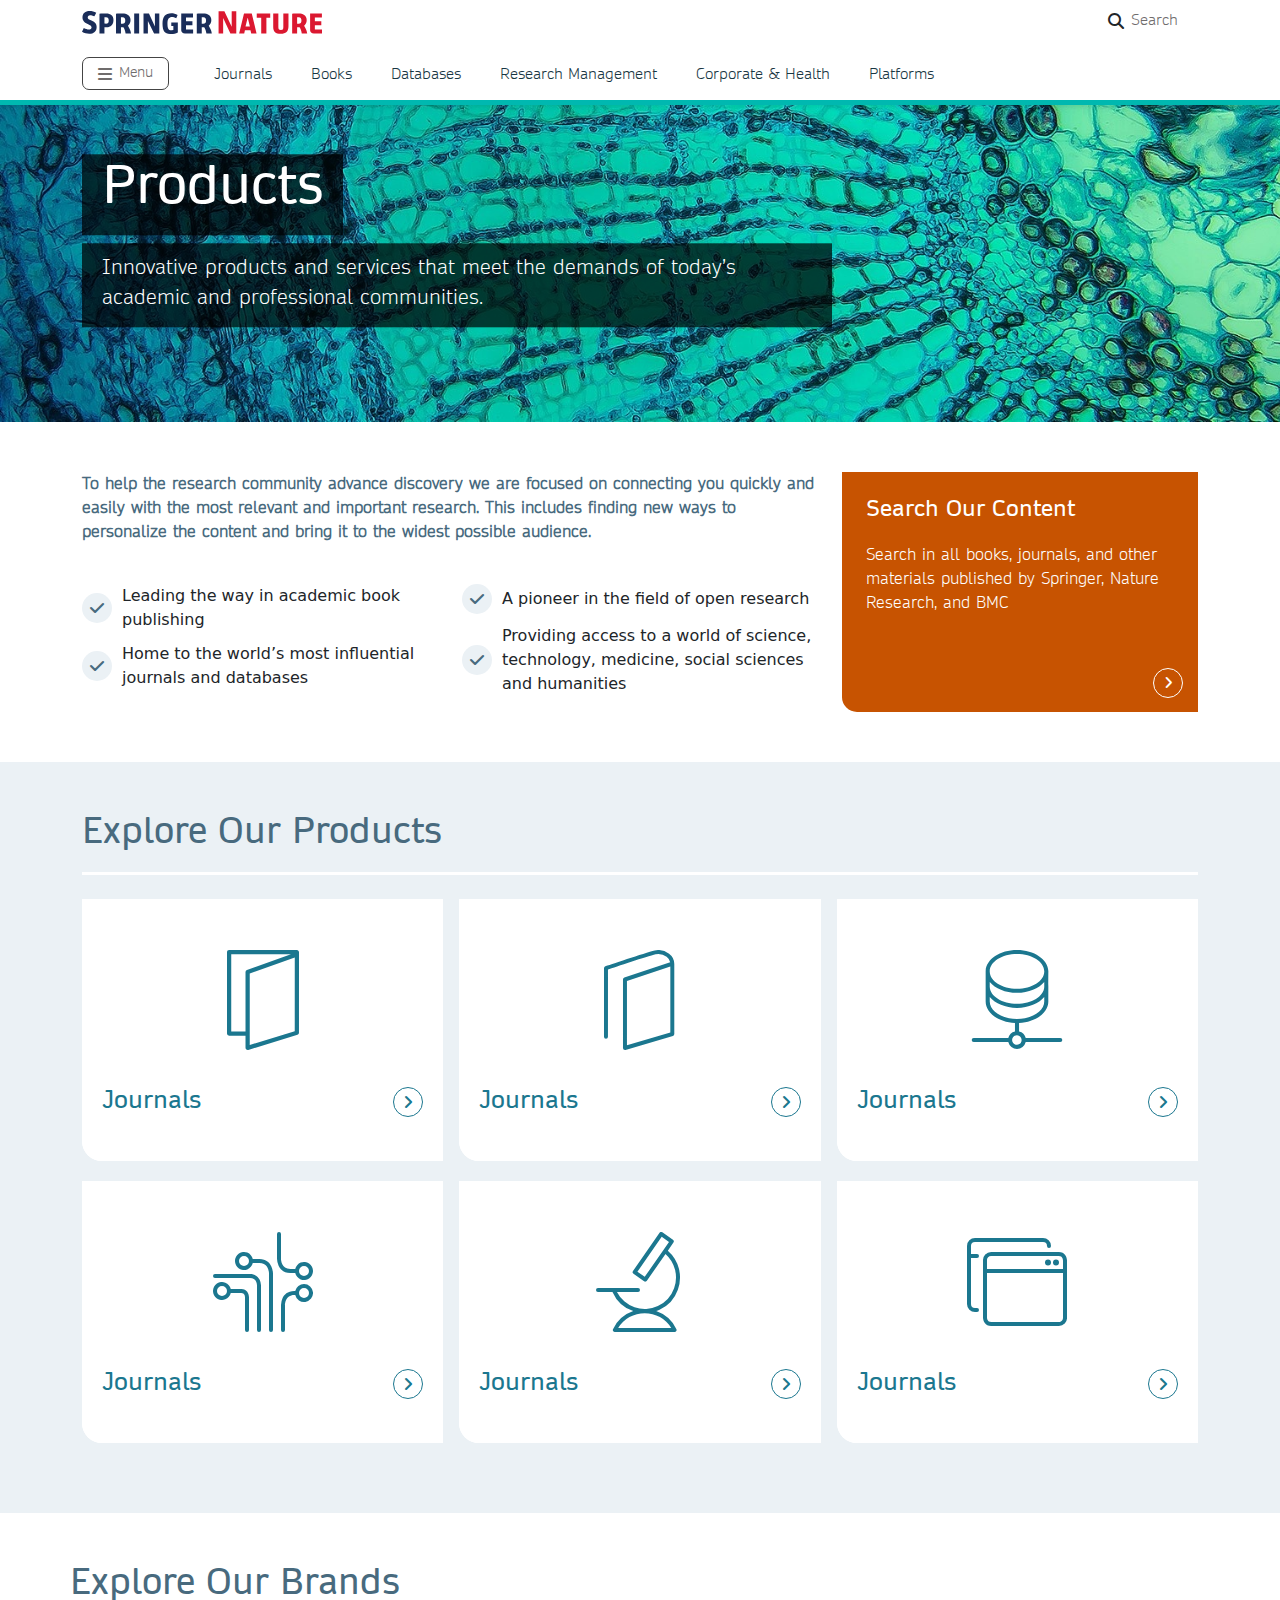
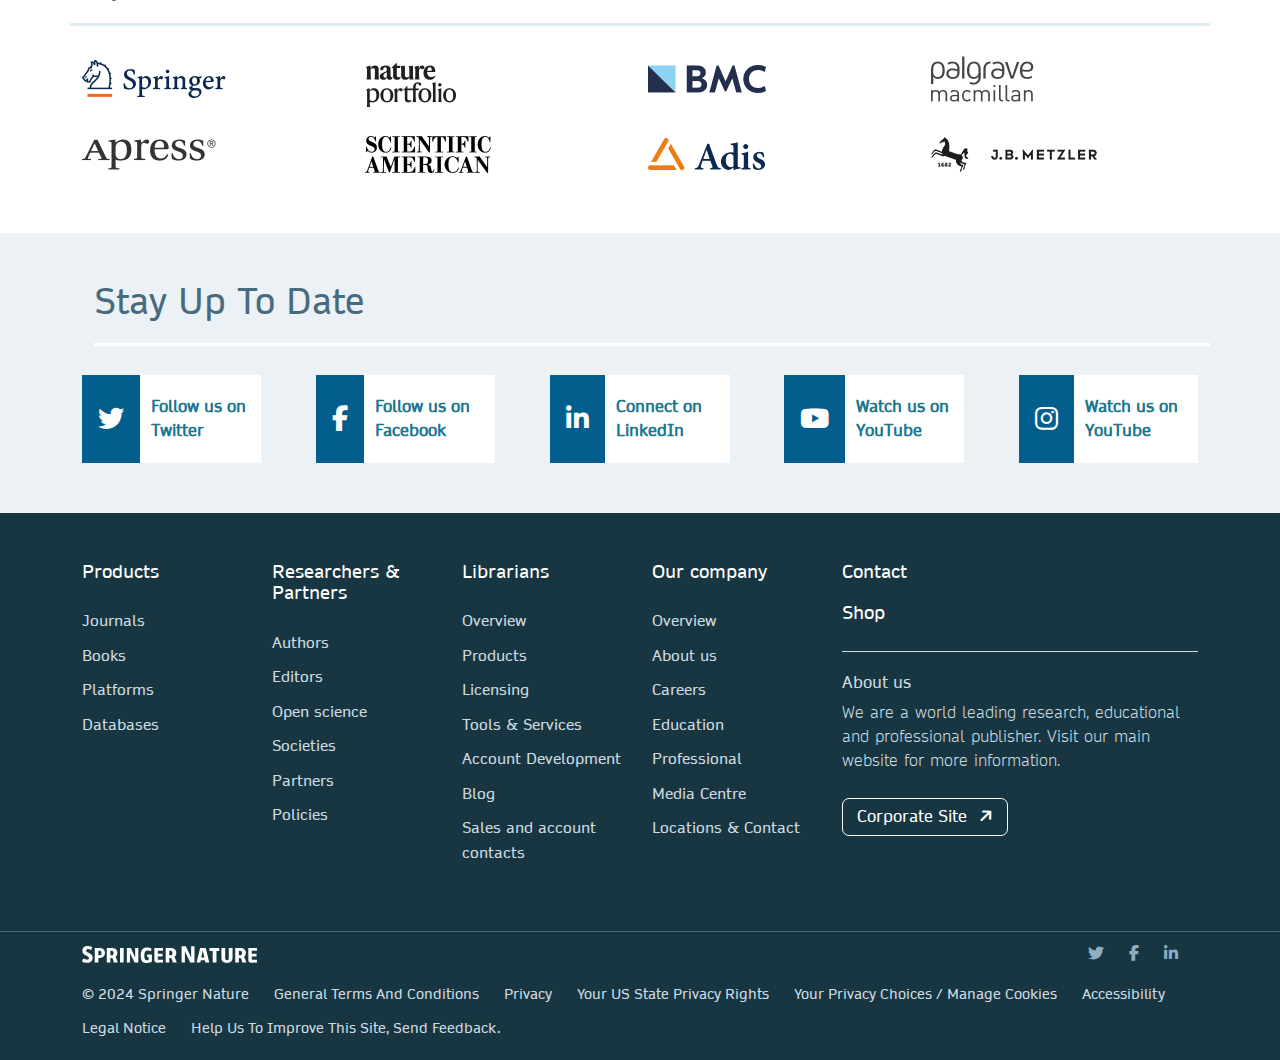
<file: products.html>
<!DOCTYPE html>
<html lang="en">
<head>
    <meta charset="UTF-8">
    <meta name="viewport" content="width=device-width, initial-scale=1.0">
    <title>Products | Springer Nature</title>
    <link rel="stylesheet" href="assets/css/bootstrap.min.css">
    <link href="https://vjs.zencdn.net/8.16.1/video-js.css" rel="stylesheet" />
    <link rel="stylesheet" href="https://cdnjs.cloudflare.com/ajax/libs/font-awesome/6.7.1/css/all.min.css">
    <link rel="stylesheet" href="assets/css/owl.carousel.min.css">
    <link rel="stylesheet" type="text/css" href="assets/css/style.css">
    <link rel="stylesheet" type="text/css" href="assets/css/responsive.css">
</head>
<body>

    <header class="desktop-menu desktop-menu2">
        <div class="container">
            <nav>
                <a href="index.html" class="logo"> <img src="assets/images/logo.svg" class="img-fluid"/> </a>
                
                <div class="collapse-menu"> 
                    <ul>
                        <li>
                            <div class="search-menu">
                                <i class="fa-solid fa-magnifying-glass"></i>
                                <p>search</p>
                            </div>
                        </li>
                    </ul>
                </div>

                <div class="toggle-menu">
                    <div class="toggle">
                        <i class="fa-solid fa-bars"></i> <p>menu</p>
                        <div class="menu-list">
                            <ul>
                                <li><a href="index.html">home</a></li>
                                <li><a href="products.html">products</a></li>
                                <li><a href="open-science.html">open science</a></li>
                                <li><a href="authors.html">authors</a></li>
                                <li><a href="editors.html">editors</a></li>
                                <li><a href="reviewers.html">peer reviewers</a></li>
                                <li><a href="#">policies</a></li>
                                <li><a href="#">librarians</a></li>
                                <li><a href="booksellers.html">booksellers</a></li>
                                <li><a href="#">societies</a></li>
                                <li><a href="#">partners</a></li>
                                <li><a href="#">shop</a></li>
                                <li><a href="#">what we do</a></li>
                                <li><a href="#">contact</a></li>
                            </ul>

                            <div class="seperator1"></div>
    
                            <ul>
                                <li><a href="#">corporate site</a> <i class="fa-solid fa-arrow-right"></i></li>
                                <li><a href="#">media center</a> <i class="fa-solid fa-arrow-right"></i></li>
                            </ul>
                        </div>
                    </div>

                    <div class="menu2">
                        <ul>
                            <li><a href="#">journals</a></li>
                            <li><a href="#">books</a></li>
                            <li><a href="#">databases</a></li>
                            <li><a href="#">research management</a></li>
                            <li><a href="#">corporate & health</a></li>
                            <li><a href="#">platforms</a></li>
                        </ul>
                    </div>
                </div>
            </nav>
        </div>
    </header>

    <div class="mobile-menu">
        <nav>
            <a href="index.html" class="logo"> <img src="assets/images/logo.svg" class="img-fluid"/> </a>
        <div class="toggle2">
            <i class="fa-solid fa-bars"></i>            
        </div>
            <div class="core-menu">

                <div class="toggle3">
                   <div class="toggle3-list"> <a href="#">products </a> <div class="angledown"><i class="fa-solid fa-angle-down"></i></div></div>
                </div>

                <div class="menu-list2">
                    <ul>
                        <li><a href="index.html">home</a></li>
                        <li><a href="products.html">products</a></li>
                        <li><a href="open-science.html">open science</a></li>
                        <li><a href="authors.html">authors</a></li>
                        <li><a href="editors.html">editors</a></li>
                        <li><a href="reviewers.html">peer reviewers</a></li>
                        <li><a href="#">policies</a></li>
                        <li><a href="#">librarians</a></li>
                        <li><a href="#">booksellers</a></li>
                        <li><a href="#">societies</a></li>
                        <li><a href="#">partners</a></li>
                        <li><a href="#">shop</a></li>
                        <li><a href="#">what we do</a></li>
                        <li><a href="#">contact</a></li>
                    </ul>
        
                    <div class="seperator1"></div>
        
                    <ul>
                        <li><a href="#">corporate site</a> <i class="fa-solid fa-arrow-right"></i></li>
                        <li><a href="#">media center</a> <i class="fa-solid fa-arrow-right"></i></li>
                    </ul>
                </div>
            </div>
            <div class="collapse-menu2">
                <ul>
                    <li><a href="#">journals</a></li>
                    <li><a href="#">books</a></li>
                    <li><a href="#">databases</a></li>
                    <li><a href="#">research management</a></li>
                    <li><a href="#">corporate & health</a></li>
                    <li><a href="#">platforms</a></li>
                </ul>
            </div>
        </nav>
    </div>

    <section class="commonbanner">
        <div class="container absolute-center">
            <div class="row">
                <div class="col-lg-12 col-md-12 col-12">
                    <div class="banner-content">
                        <h1>Products</h1>
                        <p>Innovative products and services that meet the demands of today’s academic and professional communities.
                        </p>
                    </div>
                </div>
            </div>
        </div>
    </section>

    <section class="white-section">
        <div class="container">
            <div class="row">

                <div class="col-lg-8 col-md-8  col-12">
                    <p class="textinfo pb-4">To help the research community advance discovery we are focused on connecting you quickly and easily with the most relevant and important research. This includes finding new ways to personalize the content and bring it to the widest possible audience. 
                    </p>

                    <div class="row">
                        <div class="col-lg-6 col-md-6 col-12">
                            <div class="mlist">
                                <ul>
                                    <li><i class="fa-solid fa-check"></i> Leading the way in academic book publishing</li>
                                    <li><i class="fa-solid fa-check"></i> Home to the world’s most influential journals and databases
                                    </li>
                                </ul>
                            </div>
                        </div>
                        <div class="col-lg-6 col-md-6 col-12">
                            <div class="mlist">
                                <ul>
                                    <li><i class="fa-solid fa-check"></i> A pioneer in the field of open research</li>
                                    <li><i class="fa-solid fa-check"></i> Providing access to a world of science, technology, medicine, social sciences and humanities</li>
                                </ul>
                            </div>                                
                        </div>
                    </div>
                </div>

                <div class="col-lg-4 col-md-4  col-12">
                    <div class="column background-yellow">
                        <h3>search our content</h3>
                        <p>Search in all books, journals, and other materials published by Springer, Nature Research, and BMC</p>
                        <div class="icon">
                            <i class="fa-solid fa-angle-right"></i>
                        </div>
                    </div>
                </div>
            </div>
        </div>
    </section>

    <section class="product-section">
        <div class="container">
            <div class="row justify-content-between mb-4">
                <div class="col-12">
                    <h3 class="subheading">Explore our products</h3>
                </div>
            </div>
            <div class="row gx-3">
                <div class="col-lg-4 col-md-4 col-12 m20">
                    <div class="product-column">
                        <a href="#">
                            <svg xmlns="http://www.w3.org/2000/svg" viewBox="0 0 100 100"><title>_</title><path d="M34.632,100a2.094,2.094,0,0,1-1.26-.421,2.146,2.146,0,0,1-.857-1.717V85.686h-16.4A2.129,2.129,0,0,1,14,83.547V2.139A2.129,2.129,0,0,1,16.117,0H83.885a2.117,2.117,0,0,1,1.5.627A2.148,2.148,0,0,1,86,2.139l-.021,80.605a2.134,2.134,0,0,1-1.5,2.043l-49.23,15.12A2.13,2.13,0,0,1,34.632,100Zm2.117-76.411V94.977l45-13.819.022-73.715ZM18.235,81.408h14.28V22.08a2.138,2.138,0,0,1,1.408-2.014L77.948,4.277H18.235Z"></path></svg>

                            <div class="product-footer">
                                <div class="product-txt">
                                    <h4>Journals</h4>
                                </div>
                                <div class="product-icon">
                                    <i class="fa-solid fa-angle-right"></i>
                                </div>
                            </div>
                        </a>
                    </div>
                </div>
                <div class="col-lg-4 col-md-4 col-12 m20">
                    <div class="product-column">
                        <a href="#">
                            <svg xmlns="http://www.w3.org/2000/svg" viewBox="0 0 100 100"><title>_</title><path d="M34.972,100a1.98,1.98,0,0,1-1.98-1.98V29.473a1.981,1.981,0,0,1,1.355-1.879l45.837-15.24A9.325,9.325,0,0,0,76.614,6.84,13.535,13.535,0,0,0,65.647,4.259c-8.388,2.05-40.669,12.93-47.672,15.3l-.015,67.2a1.98,1.98,0,0,1-1.98,1.98h0A1.981,1.981,0,0,1,14,86.757l.016-68.619a1.979,1.979,0,0,1,1.343-1.875c1.621-.551,39.8-13.519,49.349-15.852A17.442,17.442,0,0,1,79.059,3.725,12.865,12.865,0,0,1,84.29,13.911V84.053a1.981,1.981,0,0,1-1.42,1.9L35.532,99.919A1.983,1.983,0,0,1,34.972,100Zm1.98-69.1V95.372l43.377-12.8V16.48Z"></path></svg>
                            <div class="product-footer">
                                <div class="product-txt">
                                    <h4>Journals</h4>
                                </div>
                                <div class="product-icon">
                                    <i class="fa-solid fa-angle-right"></i>
                                </div>
                            </div>
                        </a>
                    </div>
                </div>
                <div class="col-lg-4 col-md-4 col-12 m20">
                    <div class="product-column">
                        <a href="#">
                            <svg xmlns="http://www.w3.org/2000/svg" viewBox="0 0 100 100"><title>_</title><path d="M50,98.888a8.967,8.967,0,0,1-8.738-6.8H6.733a2.045,2.045,0,0,1,0-4.09H41.264a8.944,8.944,0,0,1,6.717-6.571l-.021-8.482c-16.335-.72-29.3-10.04-29.3-21.394l0-14.692c0-.118,0-.234,0-.352,0-.044,0-.086,0-.129l0-14.88v-.505a2.032,2.032,0,0,1,.017-.264C19.213,9.235,33.06,0,50,0c17.07,0,31,9.378,31.344,20.995h.006s0,.12,0,.348c0,.031,0,.062,0,.093s0,.08,0,.118c0,1.844-.006,7.992-.01,14.74.007.071.011.142.011.214,0,.2,0,.392-.011.587,0,5.082-.005,10.419-.005,14.457,0,11.349-12.96,20.667-29.285,21.394l.02,8.5A8.941,8.941,0,0,1,58.739,88H93.267a2.045,2.045,0,0,1,0,4.09H58.739A8.967,8.967,0,0,1,50,98.888ZM45.119,90.3a4.753,4.753,0,1,0,0-.513,2.118,2.118,0,0,1,0,.513ZM22.746,47.1v4.456C22.747,61.119,34.971,68.9,50,68.9s27.249-7.782,27.249-17.349c0-1.355,0-2.857,0-4.445C71.842,53.576,61.655,57.946,50,57.946S28.147,53.571,22.746,47.1Zm0-10.282C23,46.238,35.128,53.856,50,53.856c14.764,0,26.824-7.508,27.249-16.839,0-1.713,0-3.4,0-4.991C71.853,38.5,61.661,42.874,50,42.874S28.142,38.5,22.742,32.019Zm0-15.323C22.786,31.031,35,38.783,50,38.783c14.978,0,27.174-7.727,27.259-17.245v-.185C77.192,11.827,64.989,4.09,50,4.09c-15.007,0-27.221,7.755-27.262,17.3Z"></path></svg>
                            <div class="product-footer">
                                <div class="product-txt">
                                    <h4>Journals</h4>
                                </div>
                                <div class="product-icon">
                                    <i class="fa-solid fa-angle-right"></i>
                                </div>
                            </div>
                        </a>
                    </div>
                </div>
                <div class="col-lg-4 col-md-4 col-12 m20">
                    <div class="product-column">
                        <a href="#">
                            <svg xmlns="http://www.w3.org/2000/svg" viewBox="0 0 100 100"><path d="M46.308,27h-6.54a9,9,0,1,0,0,4h6.539c9.358,0,9.686,9.506,9.692,10.584V98a2,2,0,0,0,4,0V41.584a18.719,18.719,0,0,0-1.647-7.135C56.773,31.051,53.4,27,46.308,27ZM31,34a5,5,0,1,1,5-5A5.006,5.006,0,0,1,31,34ZM46.665,47.8A13.75,13.75,0,0,1,48,53.343V98a2,2,0,0,1-4,0V53.343C43.993,52.6,43.737,46,36.928,46H2a2,2,0,0,1,0-4H36.928C42.649,42,45.381,45.153,46.665,47.8ZM28.27,57H18a1.965,1.965,0,0,0-.226.023,9,9,0,1,0,0,3.954A1.965,1.965,0,0,0,18,61H28.27c3.5,0,3.722,3.517,3.73,4.21V98a2,2,0,0,0,4,0V65.21C36,61.91,33.941,57,28.27,57ZM9,64a5,5,0,1,1,5-5A5.007,5.007,0,0,1,9,64ZM91,52a9.01,9.01,0,0,0-8.768,7H81.3c-6.879,0-10.154,3.849-11.69,7.079A17.489,17.489,0,0,0,68,72.875V98a2,2,0,0,0,4,0V72.875c0-.4.105-9.875,9.3-9.875h.936A9,9,0,1,0,91,52Zm0,14a5,5,0,1,1,5-5A5.007,5.007,0,0,1,91,66ZM77.328,41h4.9a9,9,0,1,0,0-4h-4.9c-9,0-9.321-9.106-9.328-10.139V2a2,2,0,0,0-4,0V26.862a18.083,18.083,0,0,0,1.6,6.915C67.142,37.072,70.424,41,77.328,41ZM91,34a5,5,0,1,1-5,5A5.007,5.007,0,0,1,91,34Z"></path></svg>
                            <div class="product-footer">
                                <div class="product-txt">
                                    <h4>Journals</h4>
                                </div>
                                <div class="product-icon">
                                    <i class="fa-solid fa-angle-right"></i>
                                </div>
                            </div>
                        </a>
                    </div>
                </div>
                <div class="col-lg-4 col-md-4 col-12 m20">
                    <div class="product-column">
                        <a href="#">
                            <svg xmlns="http://www.w3.org/2000/svg" viewBox="0 0 100 100"><title>_</title><path d="M87.865,57.639A35.611,35.611,0,0,0,77.817,18.656L83.422,10.6a2,2,0,0,0-.489-2.777L72.354.365a2,2,0,0,0-2.794.493L43,39.036a2,2,0,0,0,.489,2.777l10.578,7.458a2,2,0,0,0,1.152.365,2.048,2.048,0,0,0,.348-.03,2,2,0,0,0,1.294-.828l18.64-26.8a31.6,31.6,0,0,1,8.6,34.3A31.215,31.215,0,0,1,67.85,74.093,31.155,31.155,0,0,1,26.948,60H48a2,2,0,0,0,0-4H8a2,2,0,0,0,0,4H22.532c.019.053.03.108.054.161A35.1,35.1,0,0,0,42.633,78.866c.2.072.4.135.6.2A35.171,35.171,0,0,0,23.007,97.128a2,2,0,0,0,1.8,2.872h59.8a2,2,0,0,0,1.8-2.872A35.172,35.172,0,0,0,66.191,79.072a35.79,35.79,0,0,0,3.349-1.354A35.189,35.189,0,0,0,87.865,57.639Zm-33.133-12.8-7.31-5.152L71.7,4.794,79,9.945ZM81.231,96H28.181a31.108,31.108,0,0,1,53.051,0Z"></path></svg>
                            <div class="product-footer">
                                <div class="product-txt">
                                    <h4>Journals</h4>
                                </div>
                                <div class="product-icon">
                                    <i class="fa-solid fa-angle-right"></i>
                                </div>
                            </div>
                        </a>
                    </div>
                </div>
                <div class="col-lg-4 col-md-4 col-12 m20">
                    <div class="product-column">
                        <a href="#">
                            <svg xmlns="http://www.w3.org/2000/svg" viewBox="0 0 100 100"><path d="M91.809,20H24.19A8.114,8.114,0,0,0,16,28.541V85.5c0,3.433,2.181,8.54,8.19,8.54H91.809A8.114,8.114,0,0,0,100,85.5V28.541C100,25.108,97.818,20,91.809,20ZM96,37H20v4H96V85.5c0,4.253-3.5,4.528-4.19,4.54H24.19c-3.934,0-4.18-3.792-4.19-4.54V28.541A4.132,4.132,0,0,1,24.2,24H91.809c3.934,0,4.18,3.792,4.19,4.54ZM4,26V72a4,4,0,0,0,4,4h2a2,2,0,0,1,0,4H8a8.009,8.009,0,0,1-8-8V14A8.009,8.009,0,0,1,8,6H76a8.009,8.009,0,0,1,8,8,2,2,0,0,1-4,0,4,4,0,0,0-4-4H8a4,4,0,0,0-4,4v8h6a2,2,0,0,1,0,4Zm88,4.5a3,3,0,1,1-3-3A3.006,3.006,0,0,1,92,30.5Zm-8,0a3,3,0,1,1-3-3A3.006,3.006,0,0,1,84,30.5Z"></path></svg>
                            <div class="product-footer">
                                <div class="product-txt">
                                    <h4>Journals</h4>
                                </div>
                                <div class="product-icon">
                                    <i class="fa-solid fa-angle-right"></i>
                                </div>
                            </div>
                        </a>
                    </div>
                </div>
            </div>
        </div>
    </section>

    <section class="explorebrands-section">
        <div class="container">
            <div class="row justify-content-between">
                <div class="col-12 p-0">
                    <h3 class="subheading">Explore our brands</h3>
                </div>
            </div>
            <div class="row gx-3 py-3">
                <div class="col-lg-3 col-md-3 col-12">
                    <div class="explorebrands-column">
                        <img src="assets/images/brands/1.png" class="img-fluid" alt="">
                    </div>
                </div>
                <div class="col-lg-3 col-md-3 col-12">
                    <div class="explorebrands-column">
                        <img src="assets/images/brands/2.png" class="img-fluid" alt="">
                    </div>
                </div>
                <div class="col-lg-3 col-md-3 col-12">
                    <div class="explorebrands-column">
                        <img src="assets/images/brands/3.png" class="img-fluid" alt="">
                    </div>
                </div>
                <div class="col-lg-3 col-md-3 col-12">
                    <div class="explorebrands-column">
                        <img src="assets/images/brands/4.png" class="img-fluid" alt="">
                    </div>
                </div>
                <div class="col-lg-3 col-md-3 col-12">
                    <div class="explorebrands-column">
                        <img src="assets/images/brands/5.png" class="img-fluid" alt="">
                    </div>
                </div>
                <div class="col-lg-3 col-md-3 col-12">
                    <div class="explorebrands-column">
                        <img src="assets/images/brands/6.png" class="img-fluid" alt="">
                    </div>
                </div>
                <div class="col-lg-3 col-md-3 col-12">
                    <div class="explorebrands-column">
                        <img src="assets/images/brands/7.png" class="img-fluid" alt="">
                    </div>
                </div>
                <div class="col-lg-3 col-md-3 col-12">
                    <div class="explorebrands-column">
                        <img src="assets/images/brands/8.png" class="img-fluid" alt="">
                    </div>
                </div>
            </div>
        </div>
    </section>

    <section class="social-background">
        <div class="container">
            <div class="row">
                <div class="col-12">
                    <h3 class="subheading">Stay up to date</h3>
                </div>
            </div>
            <div class="row justify-content-between gx-2">
                <div class="col-lg-2 col-md-3 col-12 m20">
                    <div class="sc-links">
                        <a href="#">
                            <div class="socialbg-icon">
                                <div class="social-icon1">
                                    <i class="fa-brands fa-twitter"></i>
                                </div>
                                <div class="social-icon1txt">
                                    <p>Follow us on Twitter</p>
                                </div>
                            </div>
                        </a>
                    </div>
                </div>
                <div class="col-lg-2 col-md-3 col-12 m20">
                    <div class="sc-links">
                        <a href="#">
                            <div class="socialbg-icon">
                                <div class="social-icon1">
                                    <i class="fa-brands fa-facebook-f"></i>
                                </div>
                                <div class="social-icon1txt">
                                    <p>Follow us on Facebook</p>
                                </div>
                            </div>
                        </a>
                    </div>
                </div>
                <div class="col-lg-2 col-md-3 col-12 m20">
                    <div class="sc-links">
                        <a href="#">
                            <div class="socialbg-icon">
                                <div class="social-icon1">
                                    <i class="fa-brands fa-linkedin-in"></i>
                                </div>
                                <div class="social-icon1txt">
                                    <p>Connect on LinkedIn</p>
                                </div>
                            </div>
                        </a>
                    </div>
                </div>
                <div class="col-lg-2 col-md-3 col-12 m20">
                    <div class="sc-links">
                        <a href="#">
                            <div class="socialbg-icon">
                                <div class="social-icon1">
                                    <i class="fa-brands fa-youtube"></i>
                                </div>
                                <div class="social-icon1txt">
                                    <p>Watch us on YouTube</p>
                                </div>
                            </div>
                        </a>
                    </div>
                </div>
                <div class="col-lg-2 col-md-3 col-12 m20">
                    <div class="sc-links">
                        <a href="#">
                            <div class="socialbg-icon">
                                <div class="social-icon1">
                                    <i class="fa-brands fa-instagram"></i>
                                </div>
                                <div class="social-icon1txt">
                                    <p>Watch us on YouTube</p>
                                </div>
                            </div>
                        </a>
                    </div>
                </div>
            </div>
        </div>
    </section>

    <footer>
        <div class="container">
            <div class="row upper-footer">
                <div class="col-lg-8 col-md-12 col-12">
                    <div class="row">
                        <div class="col-lg-3 col-md-3 col-12">
                            <div class="footer-widget">
                                <h5>Products</h5>
                            </div>
                            <div class="footer-menu">
                                <ul>
                                    <li><a href="#"> Journals </a></li>
                                    <li><a href="#"> Books </a></li>
                                    <li><a href="#"> Platforms </a></li>
                                    <li><a href="#"> Databases </a></li>
                                </ul>
                            </div>
                        </div>
                        <div class="col-lg-3 col-md-3 col-12">
                            <div class="footer-widget">
                                <h5>Researchers & Partners</h5>
                            </div>
                            <div class="footer-menu">
                                <ul>
                                    <li><a href="#">Authors</a></li>
                                    <li><a href="#">Editors</a></li>
                                    <li><a href="#">Open science</a></li>
                                    <li><a href="#">Societies</a></li>
                                    <li><a href="#">Partners</a></li>
                                    <li><a href="#">Policies</a></li>
                                </ul>
                            </div>
                        </div>
                        <div class="col-lg-3 col-md-3 col-12">
                            <div class="footer-widget">
                                <h5>Librarians</h5>
                            </div>
                            <div class="footer-menu">
                                <ul>
                                    <li><a href="#">Overview</a></li>
                                    <li><a href="#">Products</a></li>
                                    <li><a href="#">Licensing</a></li>
                                    <li><a href="#">Tools & Services</a></li>
                                    <li><a href="#">Account Development</a></li>
                                    <li><a href="#">Blog</a></li>
                                    <li><a href="#">Sales and account contacts</a></li>
                                </ul>
                            </div>
                        </div>
                        <div class="col-lg-3 col-md-3 col-12">
                            <div class="footer-widget">
                                <h5>Our company</h5>
                            </div>
                            <div class="footer-menu">
                                <ul>
                                    <li><a href="#">Overview</a></li>
                                    <li><a href="#">About us</a></li>
                                    <li><a href="#">Careers</a></li>
                                    <li><a href="#">Education</a></li>
                                    <li><a href="#">Professional</a></li>
                                    <li><a href="#">Media Centre</a></li>
                                    <li><a href="#">Locations & Contact</a></li>
                                </ul>
                            </div>
                        </div>
                    </div>
                </div>
                <div class="col-lg-4 col-md-4 col-12">
                    <div class="footer-widget">
                        <h5 class="contact"><a href="#">Contact</a></h5>
                        <h5 class="shop"><a href="#">Shop</a></h5>
                    </div>
                    <div class="seperator"></div>
                    <div class="footer-details">
                        <h6>About us</h6>
                        <p>We are a world leading research, educational and professional publisher. Visit our main website for more information.</p>
                    </div>
                    <div class="corporate-button">
                         <a href="#">corporate site <i class="fa-solid fa-arrow-right"></i> </a> 
                    </div>
                </div>
            </div>
        </div>
        <div class="bottom-footer">
            <div class="container">
                <div class="row">
                    <div class="col-lg-6 col-md-6 col-12">
                        <div class="footer-logo">
                            <img src="assets/images/white-logo.svg" class="img-fluid" alt="">
                        </div>
                    </div>
                    <div class="col-lg-6 col-md-6 col-12">
                        <div class="social-icon">
                            <ul>
                                <li><i class="fa-brands fa-twitter"></i></li>
                                <li><i class="fa-brands fa-facebook-f"></i></li>
                                <li><i class="fa-brands fa-linkedin-in"></i></li>
                            </ul>
                        </div>
                    </div>
                </div>
                <div class="row">
                    <div class="footerbottom-links">
                        <ul>
                            <li><a href="#">© 2024 Springer Nature</a></li>
                            <li><a href="#">General terms and conditions</a></li>
                            <li><a href="#">privacy</a></li>
                            <li><a href="#">Your US State Privacy Rights</a></li>
                            <li><a href="#">Your Privacy Choices / Manage Cookies</a></li>
                            <li><a href="#">Accessibility</a></li>
                            <li><a href="#">Legal notice</a></li>
                            <li><a href="#">Help us to improve this site, send feedback.</a></li>
                        </ul>
                    </div>
                </div>
            </div>
        </div>
    </footer>
    
    <script src="assets/js/jquery-3.7.1.min.js"></script>
    <script src="assets/js/bootstrap.bundle.min.js"></script>
    <script src="assets/js/owl.carousel.min.js"></script>
    <script src="https://vjs.zencdn.net/8.16.1/video.min.js"></script>
    <script src="assets/js/main.js"></script>

</body>
</html>
</file>
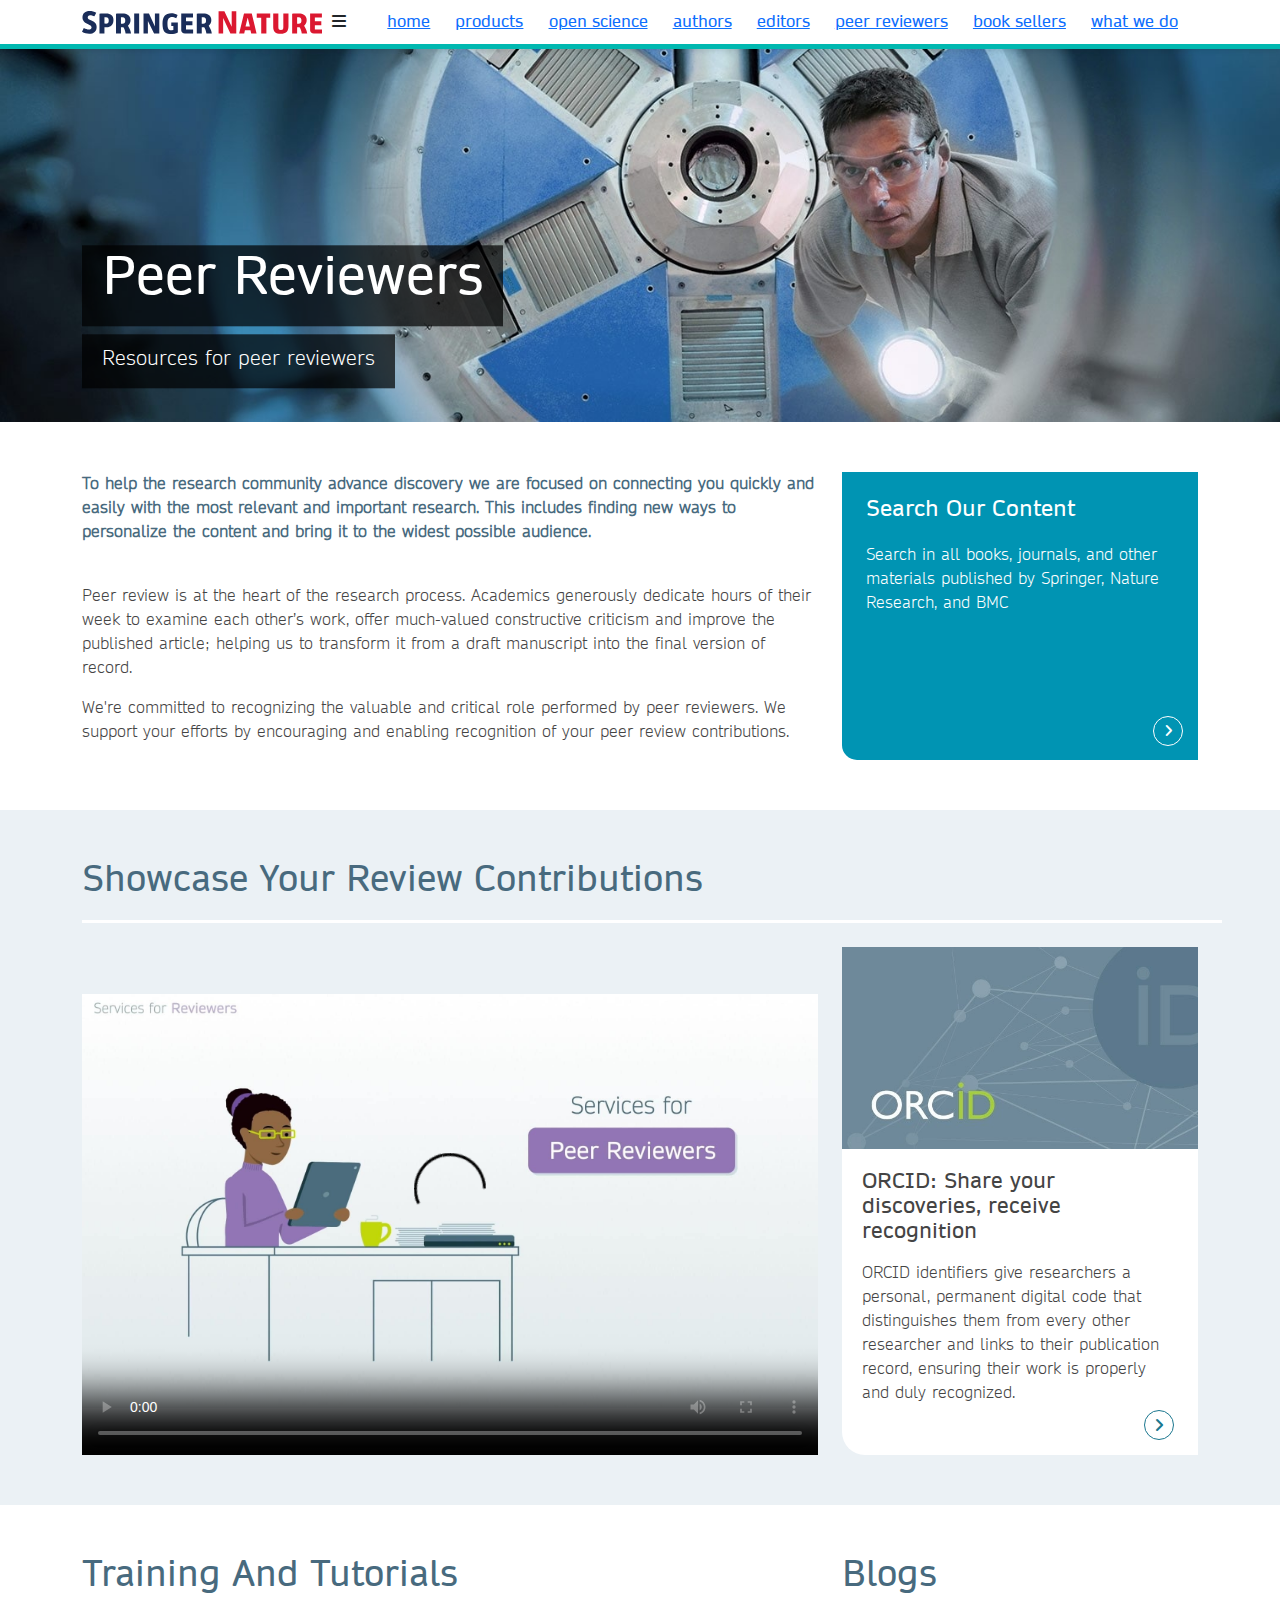
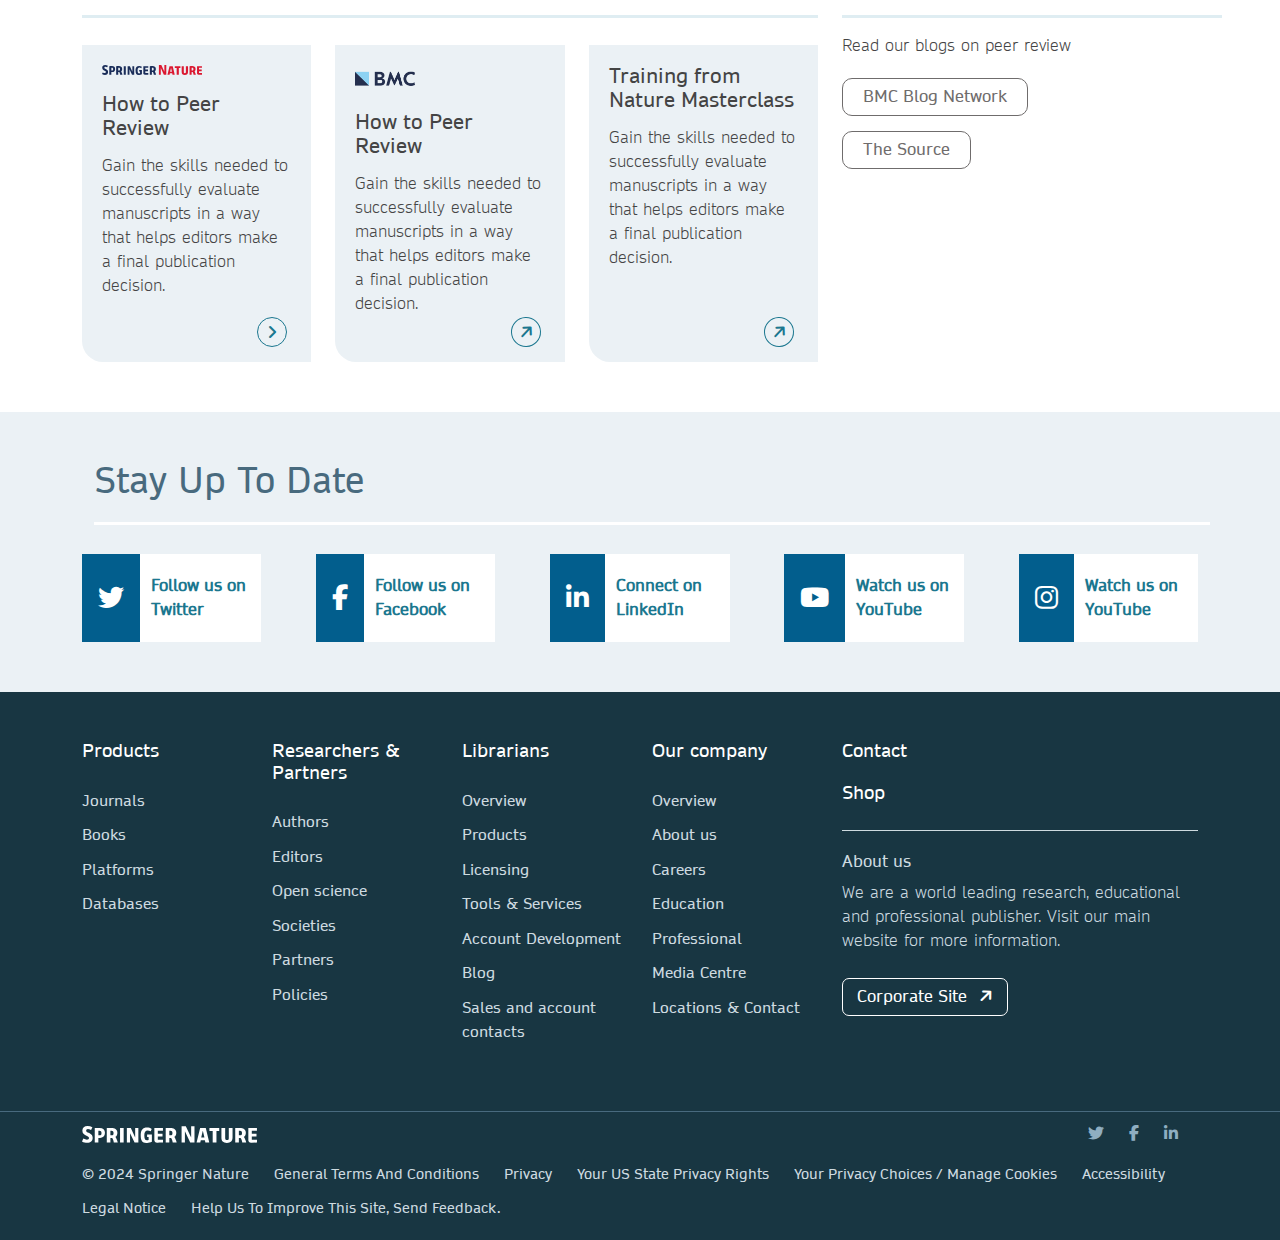
<file: reviewers.html>
<!DOCTYPE html>
<html lang="en">
<head>
    <meta charset="UTF-8">
    <meta name="viewport" content="width=device-width, initial-scale=1.0">
    <title>Reviewers | Springer Nature</title>
    <link rel="stylesheet" href="assets/css/bootstrap.min.css">
    <link href="https://vjs.zencdn.net/8.16.1/video-js.css" rel="stylesheet" />
    <link rel="stylesheet" href="https://cdnjs.cloudflare.com/ajax/libs/font-awesome/6.7.1/css/all.min.css">
    <link rel="stylesheet" href="assets/css/owl.carousel.min.css">
    <link rel="stylesheet" type="text/css" href="assets/css/style.css">
    <link rel="stylesheet" type="text/css" href="assets/css/responsive.css">
</head>
<body>

    <header class="desktop-menu desktop-menu2">
        <div class="container">
            <nav>

                <a href="index.html" class="logo"> <img src="assets/images/logo.svg" class="img-fluid"/> </a>
                
                <div class="toggle4">
                    <i class="fa-solid fa-bars"></i>
                </div>

                <div class="collapse-menu"> 
                    <ul>
                        <!-- <li>
                            <div class="search-menu">
                                <i class="fa-solid fa-magnifying-glass"></i>
                                <p>search</p>
                            </div>
                        </li> -->

                        <li><a href="index.html">home</a></li>
                        <li><a href="products.html">products</a></li>
                        <li><a href="open-science.html">open science</a></li>
                        <li><a href="authors.html">authors</a></li>
                        <li><a href="editors.html">editors</a></li>
                        <li><a href="reviewers.html">peer reviewers</a></li>
                        <li><a href="booksellers.html">book sellers</a></li>
                        <li><a href="advancing-discovery.html">what we do</a></li>
                    </ul>
                </div>

                <!-- <div class="toggle-menu">
                    <div class="toggle">
                        <i class="fa-solid fa-bars"></i> <p>menu</p>
                        <div class="menu-list">
                            <ul>
                                <li><a href="index.html">home</a></li>
                                <li><a href="products.html">products</a></li>
                                <li><a href="open-science.html">open science</a></li>
                                <li><a href="authors.html">authors</a></li>
                                <li><a href="editors.html">editors</a></li>
                                <li><a href="reviewers.html">peer reviewers</a></li>
                                <li><a href="#">policies</a></li>
                                <li><a href="#">librarians</a></li>
                                <li><a href="booksellers.html">booksellers</a></li>
                                <li><a href="#">societies</a></li>
                                <li><a href="#">partners</a></li>
                                <li><a href="#">shop</a></li>
                                <li><a href="#">what we do</a></li>
                                <li><a href="#">contact</a></li>
                            </ul>

                            <div class="seperator1"></div>
    
                            <ul>
                                <li><a href="#">corporate site</a> <i class="fa-solid fa-arrow-right"></i></li>
                                <li><a href="#">media center</a> <i class="fa-solid fa-arrow-right"></i></li>
                            </ul>
                        </div>
                    </div>

                    <div class="menu2">
                        <ul>
                            <li><a href="#">journals</a></li>
                            <li><a href="#">books</a></li>
                            <li><a href="#">databases</a></li>
                            <li><a href="#">research management</a></li>
                            <li><a href="#">corporate & health</a></li>
                            <li><a href="#">platforms</a></li>
                        </ul>
                    </div>
                </div> -->
            </nav>
        </div>
    </header>

    <div class="mobile-menu">
        <nav>
            <a href="index.html" class="logo"> <img src="assets/images/logo.svg" class="img-fluid"/> </a>
        <div class="toggle2">
            <i class="fa-solid fa-bars"></i>            
        </div>
            <div class="core-menu">

                <div class="toggle3">
                   <div class="toggle3-list"> <a href="#">products </a> <div class="angledown"><i class="fa-solid fa-angle-down"></i></div></div>
                </div>

                <div class="menu-list2">
                    <ul>
                        <li><a href="index.html">home</a></li>
                        <li><a href="products.html">products</a></li>
                        <li><a href="open-science.html">open science</a></li>
                        <li><a href="authors.html">authors</a></li>
                        <li><a href="editors.html">editors</a></li>
                        <li><a href="reviewers.html">peer reviewers</a></li>
                        <li><a href="#">policies</a></li>
                        <li><a href="#">librarians</a></li>
                        <li><a href="booksellers.html">booksellers</a></li>
                        <li><a href="#">societies</a></li>
                        <li><a href="#">partners</a></li>
                        <li><a href="#">shop</a></li>
                        <li><a href="#">what we do</a></li>
                        <li><a href="#">contact</a></li>
                    </ul>
        
                    <div class="seperator1"></div>
        
                    <ul>
                        <li><a href="#">corporate site</a> <i class="fa-solid fa-arrow-right"></i></li>
                        <li><a href="#">media center</a> <i class="fa-solid fa-arrow-right"></i></li>
                    </ul>
                </div>
            </div>
            <div class="collapse-menu2">
                <ul>
                    <li><a href="#">journals</a></li>
                    <li><a href="#">books</a></li>
                    <li><a href="#">databases</a></li>
                    <li><a href="#">research management</a></li>
                    <li><a href="#">corporate & health</a></li>
                    <li><a href="#">platforms</a></li>
                </ul>
            </div>
        </nav>
    </div>
    
    <section class="commonbanner commonbanner5">
        <div class="container absolute-center">
            <div class="row">
                <div class="col-lg-12 col-md-12 col-12">
                    <div class="banner-content">
                        <h1>Peer Reviewers</h1>
                        <p>Resources for peer reviewers</p>
                    </div>
                </div>
            </div>
        </div>
    </section>

    <section class="white-section">
        <div class="container">
            <div class="row">

                <div class="col-lg-8 col-md-8  col-12">
                    <p class="textinfo pb-4">To help the research community advance discovery we are focused on connecting you quickly and easily with the most relevant and important research. This includes finding new ways to personalize the content and bring it to the widest possible audience. 
                    </p>

                    <div class="row">
                        <p>Peer review is at the heart of the research process. Academics generously dedicate hours of their week to examine each other’s work, offer much-valued constructive criticism and improve the published article; helping us to transform it from a draft manuscript into the final version of record.
                        </p>

                        <p>We're committed to recognizing the valuable and critical role performed by peer reviewers. We support your efforts by encouraging and enabling recognition of your peer review contributions. 
                        </p>
                    </div>
                </div>
                <div class="col-lg-4 col-md-4  col-12">
                    <div class="column background-blue">
                        <h3>search our content</h3>
                        <p>Search in all books, journals, and other materials published by Springer, Nature Research, and BMC</p>
                        <div class="icon">
                            <i class="fa-solid fa-angle-right"></i>
                        </div>
                    </div>
                </div>              
            </div>
        </div>
    </section>

    <section class="gray-section review-contributors">
        <div class="container">
            <div class="row mb-4">
                <h3 class="subheading">Showcase your review contributions</h3>
            </div>
            <div class="row">
                <div class="col-lg-8 col-md-8 col-12">
                    <video
                        id="my-video"
                        class="video-js"
                        controls
                        preload="auto"
                        poster="assets/images/review/2.jpg"
                        data-setup="{}">
                        <source src="https://cdn.plyr.io/static/demo/View_From_A_Blue_Moon_Trailer-576p.mp4" type="video/mp4" />
                    </video>
                </div>
                <div class="col-lg-4 col-md-4 col-12">
                   <div class="contributors-wrapper">
                        <a href="#">
                            <div class="contributors-column">
                                <div class="contributors-header">
                                    <img src="assets/images/review/1.jpg" class="img-fluid" alt="">
                                </div>
                                <div class="contributors-body">
                                    <h3>ORCID: Share your discoveries, receive recognition</h3>
                                    <p>ORCID identifiers give researchers a personal, permanent digital code that distinguishes them from every other researcher and links to their publication record, ensuring their work is properly and duly recognized.</p>
                                </div>
                            </div>
                        </a>

                        <div class="right-icon">
                            <i class="fa-solid fa-angle-right"></i>
                        </div>
                   </div>
                </div>
            </div>
        </div>
    </section>

    <section class="white-section trainingtutorial-section">
        <div class="container">
            <div class="row">
                <div class="col-lg-8 col-md-8 col-12">
                    <div class="row mb-4">
                        <div class="trainingtutorial-div">
                            <h3 class="subheading">Training and tutorials</h3>
                        </div>
                    </div>

                    <div class="row">
                        <div class="col-lg-4 col-md-6 col-12 m20">
                            <div class="trainingtutorial-wrapper">
                                <a href="#">
                                    <div class="trainingtutorial-column">
                                        <img src="assets/images/logo.svg" class="img-fluid" alt="">
                                        <h4>How to Peer Review</h4>
                                        <p>Gain the skills needed to successfully evaluate manuscripts in a way that helps editors make a final publication decision. </p>
                                    </div>
                                </a>
                                <div class="right-icon">
                                    <i class="fa-solid fa-angle-right"></i>
                                </div>
                            </div>
                        </div>
                        <div class="col-lg-4 col-md-6 col-12 m20">
                            <div class="trainingtutorial-wrapper">
                                <a href="#">
                                    <div class="trainingtutorial-column">
                                        <img src="assets/images/brands/3.png" class="img-fluid trainingtutorial-img2" alt="">
                                        <h4>How to Peer Review</h4>
                                        <p>Gain the skills needed to successfully evaluate manuscripts in a way that helps editors make a final publication decision. </p>
                                    </div>
                                </a>

                                <div class="right-icon">
                                    <i class="fa-solid fa-arrow-right arrowrotate"></i>
                                </div>
                            </div>
                        </div>
                        <div class="col-lg-4 col-md-6 col-12 m20">
                            <div class="trainingtutorial-wrapper">
                                <a href="#">
                                    <div class="trainingtutorial-column">
                                        <h4>Training from Nature Masterclass</h4>
                                        <p>Gain the skills needed to successfully evaluate manuscripts in a way that helps editors make a final publication decision. </p>
                                    </div>
                                </a>
                                <div class="right-icon">
                                    <i class="fa-solid fa-arrow-right arrowrotate"></i>
                                </div>
                            </div>
                        </div>
                    </div>
                </div>
                <div class="col-lg-4 col-md-4 col-12">
                    <div class="row mb-4">
                        <h3 class="subheading">Blogs</h3>
                        <p class="mt-3">Read our blogs on peer review</p>

                        <div class="bloglist">
                            <ul>
                                <li><a href="#">BMC Blog Network</a></li>
                                <li><a href="#">The Source</a></li>
                            </ul>
                        </div>
                    </div>
                </div>
            </div>
        </div>
    </section>

    <section class="social-background">
        <div class="container">
            <div class="row">
                <div class="col-12">
                    <h3 class="subheading">Stay up to date</h3>
                </div>
            </div>
            <div class="row justify-content-between gx-2">
                <div class="col-lg-2 col-md-3 col-12 m20">
                    <div class="sc-links">
                        <a href="#">
                            <div class="socialbg-icon">
                                <div class="social-icon1">
                                    <i class="fa-brands fa-twitter"></i>
                                </div>
                                <div class="social-icon1txt">
                                    <p>Follow us on Twitter</p>
                                </div>
                            </div>
                        </a>
                    </div>
                </div>
                <div class="col-lg-2 col-md-3 col-12 m20">
                    <div class="sc-links">
                        <a href="#">
                            <div class="socialbg-icon">
                                <div class="social-icon1">
                                    <i class="fa-brands fa-facebook-f"></i>
                                </div>
                                <div class="social-icon1txt">
                                    <p>Follow us on Facebook</p>
                                </div>
                            </div>
                        </a>
                    </div>
                </div>
                <div class="col-lg-2 col-md-3 col-12 m20">
                    <div class="sc-links">
                        <a href="#">
                            <div class="socialbg-icon">
                                <div class="social-icon1">
                                    <i class="fa-brands fa-linkedin-in"></i>
                                </div>
                                <div class="social-icon1txt">
                                    <p>Connect on LinkedIn</p>
                                </div>
                            </div>
                        </a>
                    </div>
                </div>
                <div class="col-lg-2 col-md-3 col-12 m20">
                    <div class="sc-links">
                        <a href="#">
                            <div class="socialbg-icon">
                                <div class="social-icon1">
                                    <i class="fa-brands fa-youtube"></i>
                                </div>
                                <div class="social-icon1txt">
                                    <p>Watch us on YouTube</p>
                                </div>
                            </div>
                        </a>
                    </div>
                </div>
                <div class="col-lg-2 col-md-3 col-12 m20">
                    <div class="sc-links">
                        <a href="#">
                            <div class="socialbg-icon">
                                <div class="social-icon1">
                                    <i class="fa-brands fa-instagram"></i>
                                </div>
                                <div class="social-icon1txt">
                                    <p>Watch us on YouTube</p>
                                </div>
                            </div>
                        </a>
                    </div>
                </div>
            </div>
        </div>
    </section>

    <footer>
        <div class="container">
            <div class="row upper-footer">
                <div class="col-lg-8 col-md-12 col-12">
                    <div class="row">
                        <div class="col-lg-3 col-md-3 col-12">
                            <div class="footer-widget">
                                <h5>Products</h5>
                            </div>
                            <div class="footer-menu">
                                <ul>
                                    <li><a href="#"> Journals </a></li>
                                    <li><a href="#"> Books </a></li>
                                    <li><a href="#"> Platforms </a></li>
                                    <li><a href="#"> Databases </a></li>
                                </ul>
                            </div>
                        </div>
                        <div class="col-lg-3 col-md-3 col-12">
                            <div class="footer-widget">
                                <h5>Researchers & Partners</h5>
                            </div>
                            <div class="footer-menu">
                                <ul>
                                    <li><a href="#">Authors</a></li>
                                    <li><a href="#">Editors</a></li>
                                    <li><a href="#">Open science</a></li>
                                    <li><a href="#">Societies</a></li>
                                    <li><a href="#">Partners</a></li>
                                    <li><a href="#">Policies</a></li>
                                </ul>
                            </div>
                        </div>
                        <div class="col-lg-3 col-md-3 col-12">
                            <div class="footer-widget">
                                <h5>Librarians</h5>
                            </div>
                            <div class="footer-menu">
                                <ul>
                                    <li><a href="#">Overview</a></li>
                                    <li><a href="#">Products</a></li>
                                    <li><a href="#">Licensing</a></li>
                                    <li><a href="#">Tools & Services</a></li>
                                    <li><a href="#">Account Development</a></li>
                                    <li><a href="#">Blog</a></li>
                                    <li><a href="#">Sales and account contacts</a></li>
                                </ul>
                            </div>
                        </div>
                        <div class="col-lg-3 col-md-3 col-12">
                            <div class="footer-widget">
                                <h5>Our company</h5>
                            </div>
                            <div class="footer-menu">
                                <ul>
                                    <li><a href="#">Overview</a></li>
                                    <li><a href="#">About us</a></li>
                                    <li><a href="#">Careers</a></li>
                                    <li><a href="#">Education</a></li>
                                    <li><a href="#">Professional</a></li>
                                    <li><a href="#">Media Centre</a></li>
                                    <li><a href="#">Locations & Contact</a></li>
                                </ul>
                            </div>
                        </div>
                    </div>
                </div>
                <div class="col-lg-4 col-md-4 col-12">
                    <div class="footer-widget">
                        <h5 class="contact"><a href="contact.html">Contact</a></h5>
                        <h5 class="shop"><a href="#">Shop</a></h5>
                    </div>
                    <div class="seperator"></div>
                    <div class="footer-details">
                        <h6>About us</h6>
                        <p>We are a world leading research, educational and professional publisher. Visit our main website for more information.</p>
                    </div>
                    <div class="corporate-button">
                         <a href="#">corporate site <i class="fa-solid fa-arrow-right"></i> </a> 
                    </div>
                </div>
            </div>
        </div>
        <div class="bottom-footer">
            <div class="container">
                <div class="row">
                    <div class="col-lg-6 col-md-6 col-12">
                        <div class="footer-logo">
                            <img src="assets/images/white-logo.svg" class="img-fluid" alt="">
                        </div>
                    </div>
                    <div class="col-lg-6 col-md-6 col-12">
                        <div class="social-icon">
                            <ul>
                                <li><i class="fa-brands fa-twitter"></i></li>
                                <li><i class="fa-brands fa-facebook-f"></i></li>
                                <li><i class="fa-brands fa-linkedin-in"></i></li>
                            </ul>
                        </div>
                    </div>
                </div>
                <div class="row">
                    <div class="footerbottom-links">
                        <ul>
                            <li><a href="#">© 2024 Springer Nature</a></li>
                            <li><a href="#">General terms and conditions</a></li>
                            <li><a href="#">privacy</a></li>
                            <li><a href="#">Your US State Privacy Rights</a></li>
                            <li><a href="#">Your Privacy Choices / Manage Cookies</a></li>
                            <li><a href="#">Accessibility</a></li>
                            <li><a href="#">Legal notice</a></li>
                            <li><a href="#">Help us to improve this site, send feedback.</a></li>
                        </ul>
                    </div>
                </div>
            </div>
        </div>
    </footer>

    <script src="assets/js/jquery-3.7.1.min.js"></script>
    <script src="assets/js/bootstrap.bundle.min.js"></script>
    <script src="assets/js/owl.carousel.min.js"></script>
    <script src="https://vjs.zencdn.net/8.16.1/video.min.js"></script>
    <script src="assets/js/main.js"></script>

</body>
</html>
</file>
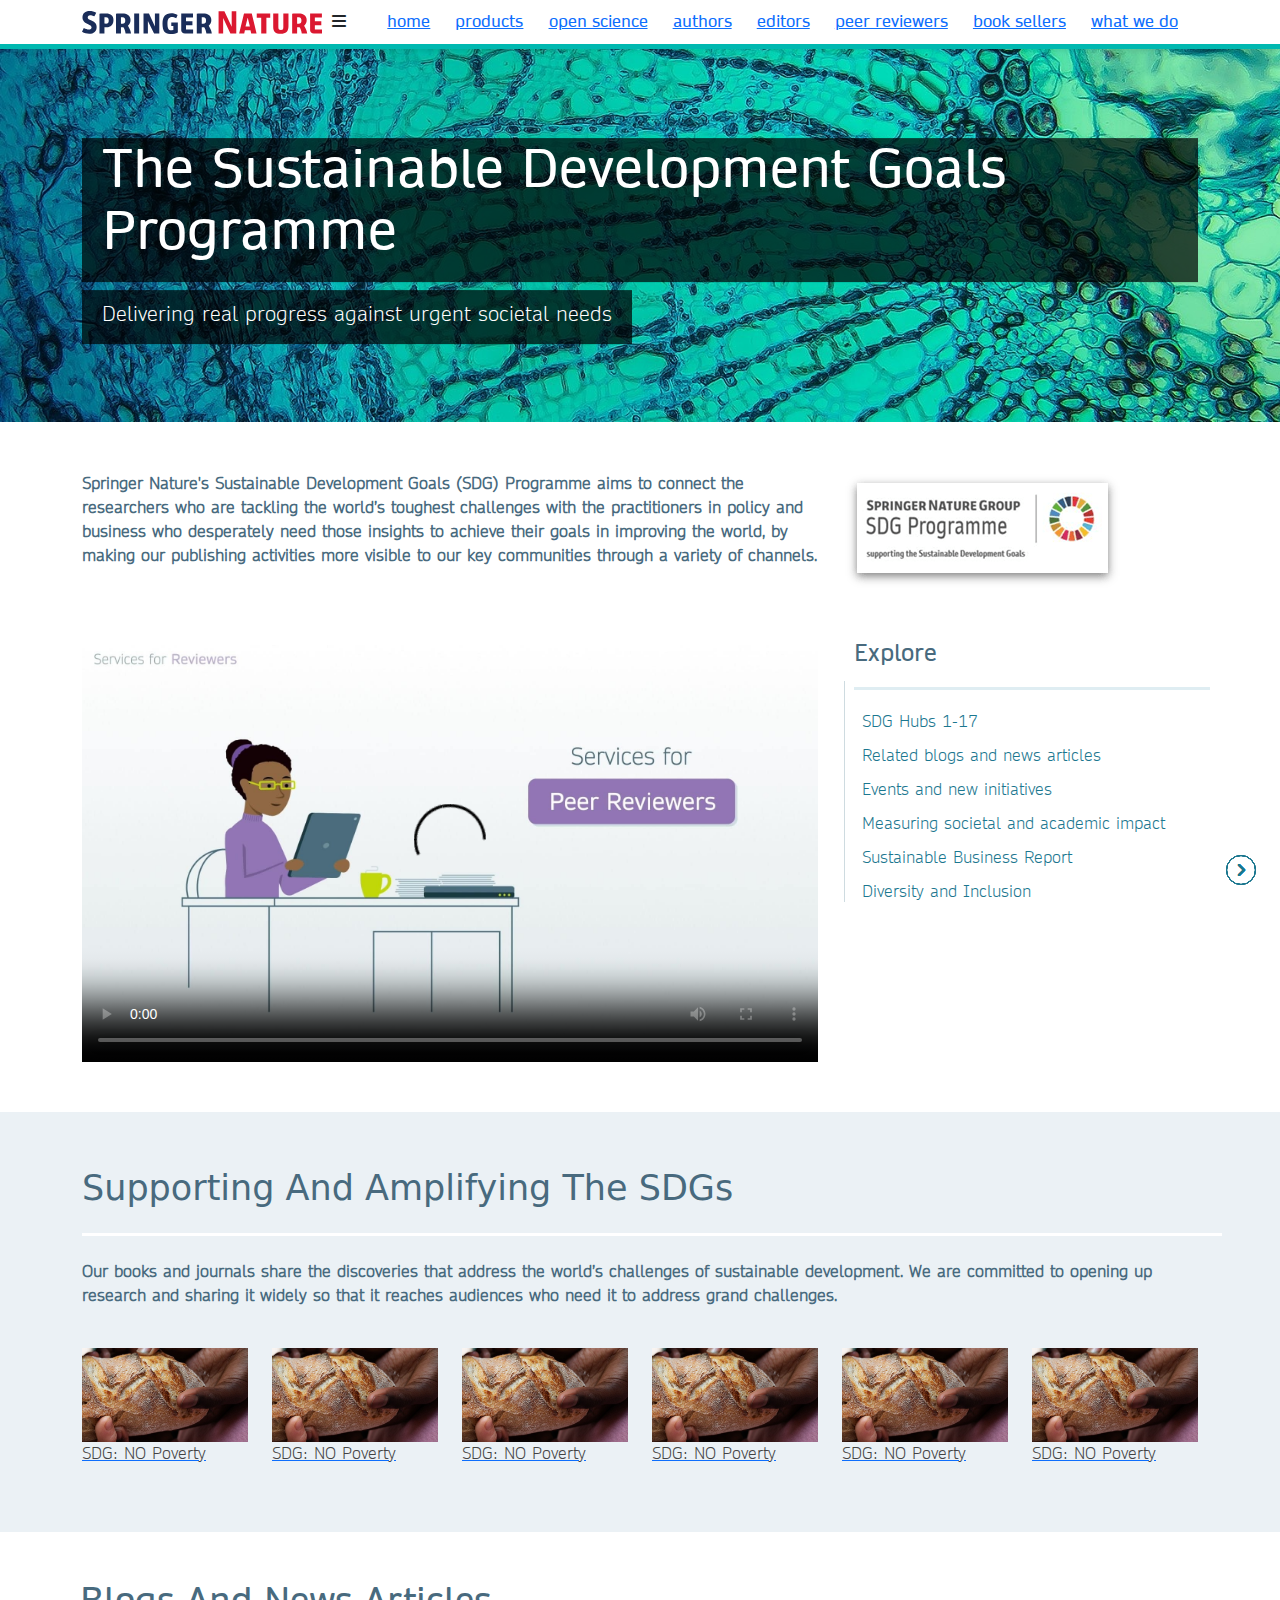
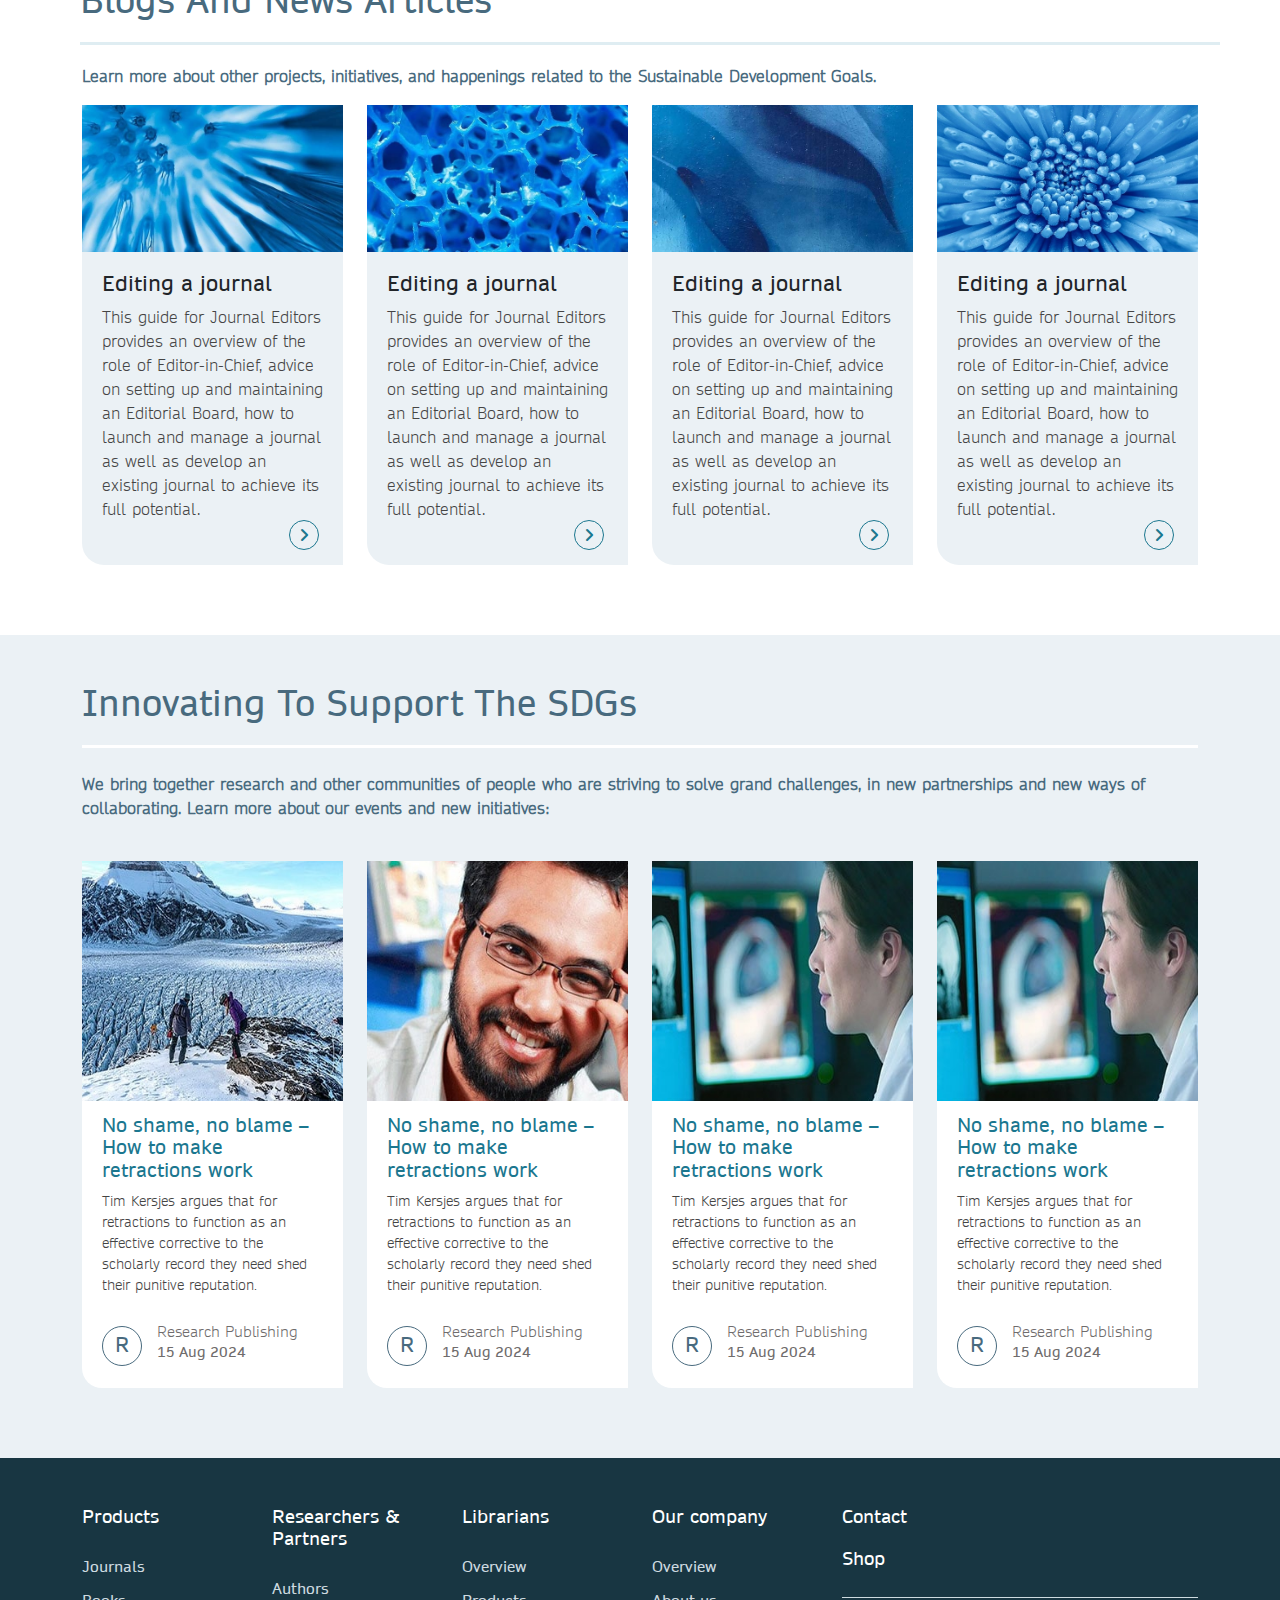
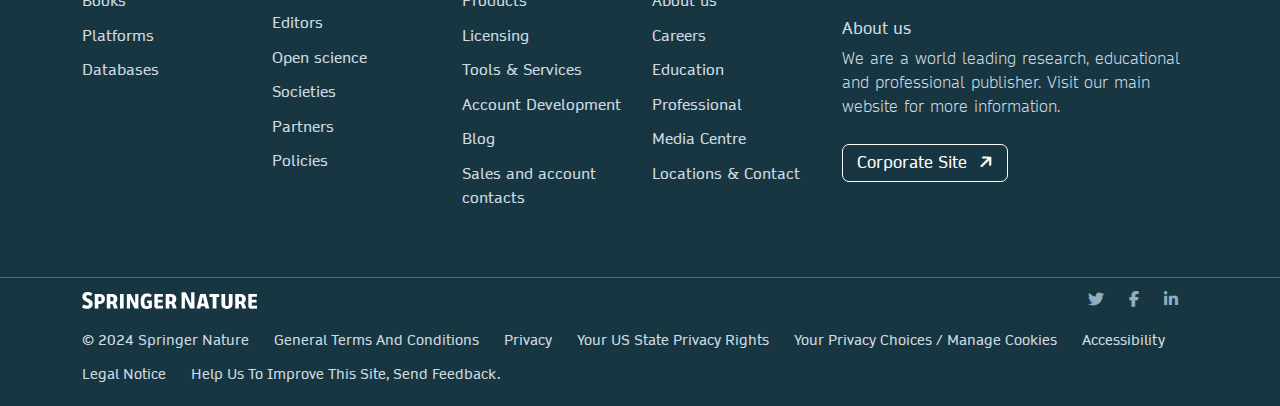
<file: sdg-programme.html>
<!DOCTYPE html>
<html lang="en">
<head>
    <meta charset="UTF-8">
    <meta name="viewport" content="width=device-width, initial-scale=1.0">
    <title>Springer Nature SDG Programme</title>
    <link rel="stylesheet" href="assets/css/bootstrap.min.css">
    <link href="https://vjs.zencdn.net/8.16.1/video-js.css" rel="stylesheet" />
    <link rel="stylesheet" href="https://cdnjs.cloudflare.com/ajax/libs/font-awesome/6.7.1/css/all.min.css">
    <link rel="stylesheet" href="assets/css/owl.carousel.min.css">
    <link rel="stylesheet" type="text/css" href="assets/css/style.css">
    <link rel="stylesheet" type="text/css" href="assets/css/responsive.css">
</head>
<body>

    <header class="desktop-menu desktop-menu2">
        <div class="container">
            <nav>

                <a href="index.html" class="logo"> <img src="assets/images/logo.svg" class="img-fluid"/> </a>
                
                <div class="toggle4">
                    <i class="fa-solid fa-bars"></i>
                </div>

                <div class="collapse-menu"> 
                    <ul>
                        <!-- <li>
                            <div class="search-menu">
                                <i class="fa-solid fa-magnifying-glass"></i>
                                <p>search</p>
                            </div>
                        </li> -->

                        <li><a href="index.html">home</a></li>
                        <li><a href="products.html">products</a></li>
                        <li><a href="open-science.html">open science</a></li>
                        <li><a href="authors.html">authors</a></li>
                        <li><a href="editors.html">editors</a></li>
                        <li><a href="reviewers.html">peer reviewers</a></li>
                        <li><a href="booksellers.html">book sellers</a></li>
                        <li><a href="advancing-discovery.html">what we do</a></li>
                    </ul>
                </div>

                <!-- <div class="toggle-menu">
                    <div class="toggle">
                        <i class="fa-solid fa-bars"></i> <p>menu</p>
                        <div class="menu-list">
                            <ul>
                                <li><a href="index.html">home</a></li>
                                <li><a href="products.html">products</a></li>
                                <li><a href="open-science.html">open science</a></li>
                                <li><a href="authors.html">authors</a></li>
                                <li><a href="editors.html">editors</a></li>
                                <li><a href="reviewers.html">peer reviewers</a></li>
                                <li><a href="#">policies</a></li>
                                <li><a href="#">librarians</a></li>
                                <li><a href="booksellers.html">booksellers</a></li>
                                <li><a href="#">societies</a></li>
                                <li><a href="#">partners</a></li>
                                <li><a href="#">shop</a></li>
                                <li><a href="#">what we do</a></li>
                                <li><a href="#">contact</a></li>
                            </ul>

                            <div class="seperator1"></div>
    
                            <ul>
                                <li><a href="#">corporate site</a> <i class="fa-solid fa-arrow-right"></i></li>
                                <li><a href="#">media center</a> <i class="fa-solid fa-arrow-right"></i></li>
                            </ul>
                        </div>
                    </div>

                    <div class="menu2">
                        <ul>
                            <li><a href="#">journals</a></li>
                            <li><a href="#">books</a></li>
                            <li><a href="#">databases</a></li>
                            <li><a href="#">research management</a></li>
                            <li><a href="#">corporate & health</a></li>
                            <li><a href="#">platforms</a></li>
                        </ul>
                    </div>
                </div> -->
            </nav>
        </div>
    </header>

    <section class="commonbanner commonbanner10">
        <div class="container absolute-center">
            <div class="row">
                <div class="col-lg-12 col-md-12 col-12">
                    <div class="banner-content">
                        <h1>The Sustainable Development Goals Programme</h1>
                        <p>Delivering real progress against urgent societal needs</p>
                    </div>
                </div>
            </div>
        </div>
    </section>

    <section class="white-section">
        <div class="container">
            <div class="row">
                <div class="col-lg-8 col-md-8 col-12">
                    <p class="textinfo">Springer Nature's Sustainable Development Goals (SDG) Programme aims to connect the researchers who are tackling the world’s toughest challenges with the practitioners in policy and business who desperately need those insights to achieve their goals in improving the world, by making our publishing activities more visible to our key communities through a variety of channels.
                    </p>
                </div>
                <div class="col-lg-4 col-md-4 col-12">
                    <img src="assets/images/cms/1.png" class="img-fluid" alt="">
                </div>
            </div>
        </div>
    </section>

    <section class="white-section  pt-0">
        <div class="container">
            <div class="row">
                <div class="col-lg-8 colmd-8 col-12">
                    <video
                        id="my-video"
                        class="video-js"
                        controls
                        preload="auto"
                        poster="assets/images/review/2.jpg"
                        data-setup="{}">
                        <source src="https://cdn.plyr.io/static/demo/View_From_A_Blue_Moon_Trailer-576p.mp4" type="video/mp4" />
                    </video>
                </div>
                <div class="col-lg-4 colmd-4 col-12">
                    <div class="coreist coreist2">

                        <h3 class="subheading">Explore</h3>
                        <ul>
                            <li><a href="#">SDG Hubs 1-17</a></li>
                            <li><a href="#">Related blogs and news articles</a></li>
                            <li><a href="#">Events and new initiatives</a></li>
                            <li><a href="#">Measuring societal and academic impact</a></li>
                            <li><a href="#">Sustainable Business Report</a></li>
                            <li><a href="#">Diversity and Inclusion</a></li>
                        </ul>
                    </div>
                </div>
            </div>
        </div>
    </section>

    <section class="gray-section">
        <div class="container">
            <div class="row mb-4">
                <div class="subheading border-white mb-4">Supporting and amplifying the SDGs</div>
                <p class="textinfo">Our books and journals share the discoveries that address the world’s challenges of sustainable development. We are committed to opening up research and sharing it widely so that it reaches audiences who need it to address grand challenges.
                </p>
            </div>
            <div class="row">
                <div class="col-2 m20">
                    <div class="sdg-wrapper">
                        <a href="#">
                            <div class="sdg-column">
                                <div class="sdg-header">
                                    <img src="assets/images/cms/2.jpg" class="img-fluid" alt="">
                                </div>
                                <div class="sdg-body">
                                    <p>SDG: NO Poverty</p>
                                </div>  
                            </div>
                        </a>
                        <div class="right-icon">
                            <i class="fa-solid fa-angle-right"></i>
                        </div>
                    </div>
                </div>
                <div class="col-2 m20">
                    <div class="sdg-wrapper">
                        <a href="#">
                            <div class="sdg-column">
                                <div class="sdg-header">
                                    <img src="assets/images/cms/2.jpg" class="img-fluid" alt="">
                                </div>
                                <div class="sdg-body">
                                    <p>SDG: NO Poverty</p>
                                </div>  
                            </div>
                        </a>
                        <div class="right-icon">
                            <i class="fa-solid fa-angle-right"></i>
                        </div>
                    </div>
                </div>
                <div class="col-2 m20">
                    <div class="sdg-wrapper">
                        <a href="#">
                            <div class="sdg-column">
                                <div class="sdg-header">
                                    <img src="assets/images/cms/2.jpg" class="img-fluid" alt="">
                                </div>
                                <div class="sdg-body">
                                    <p>SDG: NO Poverty</p>
                                </div>  
                            </div>
                        </a>
                        <div class="right-icon">
                            <i class="fa-solid fa-angle-right"></i>
                        </div>
                    </div>
                </div>
                <div class="col-2 m20">
                    <div class="sdg-wrapper">
                        <a href="#">
                            <div class="sdg-column">
                                <div class="sdg-header">
                                    <img src="assets/images/cms/2.jpg" class="img-fluid" alt="">
                                </div>
                                <div class="sdg-body">
                                    <p>SDG: NO Poverty</p>
                                </div>  
                            </div>
                        </a>
                        <div class="right-icon">
                            <i class="fa-solid fa-angle-right"></i>
                        </div>
                    </div>
                </div>
                <div class="col-2 m20">
                    <div class="sdg-wrapper">
                        <a href="#">
                            <div class="sdg-column">
                                <div class="sdg-header">
                                    <img src="assets/images/cms/2.jpg" class="img-fluid" alt="">
                                </div>
                                <div class="sdg-body">
                                    <p>SDG: NO Poverty</p>
                                </div>  
                            </div>
                        </a>
                        <div class="right-icon">
                            <i class="fa-solid fa-angle-right"></i>
                        </div>
                    </div>
                </div>
                <div class="col-2 m20">
                    <div class="sdg-wrapper">
                        <a href="#">
                            <div class="sdg-column">
                                <div class="sdg-header">
                                    <img src="assets/images/cms/2.jpg" class="img-fluid" alt="">
                                </div>
                                <div class="sdg-body">
                                    <p>SDG: NO Poverty</p>
                                </div>  
                            </div>
                        </a>
                        <div class="right-icon">
                            <i class="fa-solid fa-angle-right"></i>
                        </div>
                    </div>
                </div>
            </div>
        </div>
    </section>

    <section class="white-section editorcources-section">
        <div class="container">
            <div class="row">
                <h3 class="subheading">Blogs and news articles</h3>
                <p class="textinfo">Learn more about other projects, initiatives, and happenings related to the Sustainable Development Goals.
                </p>
            </div>           
            <div class="row">
                <div class="col-lg-3 col-md-6 col-12 m20">
                    <div class="editors-column">
                        <div class="editors-header"> 
                            <img src="assets/images/editors/5.jpg" class="img-fluid" alt="">
                        </div>
                        <div class="editors-body">
                            <h4>Editing a journal</h4>
                            <p>This guide for Journal Editors provides an overview of the role of Editor-in-Chief, advice on setting up and maintaining an Editorial Board, how to launch and manage a journal as well as develop an existing journal to achieve its full potential.</p>

                            <div class="right-icon">
                                <i class="fa-solid fa-angle-right"></i>
                            </div>
                        </div>
                    </div>
                </div>
                <div class="col-lg-3 col-md-6 col-12 m20">
                    <div class="editors-column">
                        <div class="editors-header"> 
                            <img src="assets/images/editors/6.jpg" class="img-fluid" alt="">
                        </div>
                        <div class="editors-body">
                            <h4>Editing a journal</h4>
                            <p>This guide for Journal Editors provides an overview of the role of Editor-in-Chief, advice on setting up and maintaining an Editorial Board, how to launch and manage a journal as well as develop an existing journal to achieve its full potential.</p>

                            <div class="right-icon">
                                <i class="fa-solid fa-angle-right"></i>
                            </div>
                        </div>
                    </div>
                </div>
                <div class="col-lg-3 col-md-6 col-12 m20">
                    <div class="editors-column">
                        <div class="editors-header"> 
                            <img src="assets/images/editors/7.jpg" class="img-fluid" alt="">
                        </div>
                        <div class="editors-body">
                            <h4>Editing a journal</h4>
                            <p>This guide for Journal Editors provides an overview of the role of Editor-in-Chief, advice on setting up and maintaining an Editorial Board, how to launch and manage a journal as well as develop an existing journal to achieve its full potential.</p>

                            <div class="right-icon">
                                <i class="fa-solid fa-angle-right"></i>
                            </div>
                        </div>
                    </div>
                </div>
                <div class="col-lg-3 col-md-6 col-12 m20">
                    <div class="editors-column">
                        <div class="editors-header"> 
                            <img src="assets/images/editors/8.jpg" class="img-fluid" alt="">
                        </div>
                        <div class="editors-body">
                            <h4>Editing a journal</h4>
                            <p>This guide for Journal Editors provides an overview of the role of Editor-in-Chief, advice on setting up and maintaining an Editorial Board, how to launch and manage a journal as well as develop an existing journal to achieve its full potential.</p>

                            <div class="right-icon">
                                <i class="fa-solid fa-angle-right"></i>
                            </div>
                        </div>
                    </div>
                </div>
            </div>
        </div>
    </section>

    <section class="gray-section blog-section learnmore-section">
        <div class="container">
            <div class="row justify-content-between mb-4">
                <div class="col-12">
                    <h3 class="subheading">Innovating to support the SDGs</h3>
                    <p class="textinfo">We bring together research and other communities of people who are striving to solve grand challenges, in new partnerships and new ways of collaborating. Learn more about our events and new initiatives:
                    </p>
                </div>
            </div>
            <div class="row">
               <div class="col-lg-3 col-md-6 col-12 m20">
                <div class="blog-column">
                    <div class="blog-header">
                        <img src="assets/images/blog/13.jpg" class="img-fluid" alt="">
                    </div>
                    <div class="blog-body">
                        <h3 class="blog-heading">No shame, no blame – How to make retractions work</h3>
                        <p>Tim Kersjes argues that for retractions to function as an effective corrective to the scholarly record they need shed their punitive reputation.</p>
                    </div>
                    <div class="blog-footer">
                        <div class="blog-icon">
                            <h3>r</h3>
                        </div>
                        <div class="blog-text">
                            <p>research publishing</p>
                            <h5>15 aug 2024</h5>
                        </div>
                    </div>
                </div>
               </div>
               <div class="col-lg-3 col-md-6 col-12 m20">
                <div class="blog-column">
                    <div class="blog-header">
                        <img src="assets/images/blog/14.jpg" class="img-fluid" alt="">
                    </div>
                    <div class="blog-body">
                        <h3 class="blog-heading">No shame, no blame – How to make retractions work</h3>
                        <p>Tim Kersjes argues that for retractions to function as an effective corrective to the scholarly record they need shed their punitive reputation.</p>
                    </div>
                    <div class="blog-footer">
                        <div class="blog-icon">
                            <h3>r</h3>
                        </div>
                        <div class="blog-text">
                            <p>research publishing</p>
                            <h5>15 aug 2024</h5>
                        </div>
                    </div>
                </div>
               </div>
               <div class="col-lg-3 col-md-6 col-12 m20">
                <div class="blog-column">
                    <div class="blog-header">
                        <img src="assets/images/blog/15.jpg" class="img-fluid" alt="">
                    </div>
                    <div class="blog-body">
                        <h3 class="blog-heading">No shame, no blame – How to make retractions work</h3>
                        <p>Tim Kersjes argues that for retractions to function as an effective corrective to the scholarly record they need shed their punitive reputation.</p>
                    </div>
                    <div class="blog-footer">
                        <div class="blog-icon">
                            <h3>r</h3>
                        </div>
                        <div class="blog-text">
                            <p>research publishing</p>
                            <h5>15 aug 2024</h5>
                        </div>
                    </div>
                </div>
               </div>
               <div class="col-lg-3 col-md-6 col-12 m20">
                <div class="blog-column">
                    <div class="blog-header">
                        <img src="assets/images/blog/15.jpg" class="img-fluid" alt="">
                    </div>
                    <div class="blog-body">
                        <h3 class="blog-heading">No shame, no blame – How to make retractions work</h3>
                        <p>Tim Kersjes argues that for retractions to function as an effective corrective to the scholarly record they need shed their punitive reputation.</p>
                    </div>
                    <div class="blog-footer">
                        <div class="blog-icon">
                            <h3>r</h3>
                        </div>
                        <div class="blog-text">
                            <p>research publishing</p>
                            <h5>15 aug 2024</h5>
                        </div>
                    </div>
                </div>
               </div>              
            </div>
        </div>
    </section>

    <footer>
        <div class="container">
            <div class="row upper-footer">
                <div class="col-lg-8 col-md-12 col-12">
                    <div class="row">
                        <div class="col-lg-3 col-md-3 col-12">
                            <div class="footer-widget">
                                <h5>Products</h5>
                            </div>
                            <div class="footer-menu">
                                <ul>
                                    <li><a href="#"> Journals </a></li>
                                    <li><a href="#"> Books </a></li>
                                    <li><a href="#"> Platforms </a></li>
                                    <li><a href="#"> Databases </a></li>
                                </ul>
                            </div>
                        </div>
                        <div class="col-lg-3 col-md-3 col-12">
                            <div class="footer-widget">
                                <h5>Researchers & Partners</h5>
                            </div>
                            <div class="footer-menu">
                                <ul>
                                    <li><a href="#">Authors</a></li>
                                    <li><a href="#">Editors</a></li>
                                    <li><a href="#">Open science</a></li>
                                    <li><a href="#">Societies</a></li>
                                    <li><a href="#">Partners</a></li>
                                    <li><a href="#">Policies</a></li>
                                </ul>
                            </div>
                        </div>
                        <div class="col-lg-3 col-md-3 col-12">
                            <div class="footer-widget">
                                <h5>Librarians</h5>
                            </div>
                            <div class="footer-menu">
                                <ul>
                                    <li><a href="#">Overview</a></li>
                                    <li><a href="#">Products</a></li>
                                    <li><a href="#">Licensing</a></li>
                                    <li><a href="#">Tools & Services</a></li>
                                    <li><a href="#">Account Development</a></li>
                                    <li><a href="#">Blog</a></li>
                                    <li><a href="#">Sales and account contacts</a></li>
                                </ul>
                            </div>
                        </div>
                        <div class="col-lg-3 col-md-3 col-12">
                            <div class="footer-widget">
                                <h5>Our company</h5>
                            </div>
                            <div class="footer-menu">
                                <ul>
                                    <li><a href="#">Overview</a></li>
                                    <li><a href="#">About us</a></li>
                                    <li><a href="#">Careers</a></li>
                                    <li><a href="#">Education</a></li>
                                    <li><a href="#">Professional</a></li>
                                    <li><a href="#">Media Centre</a></li>
                                    <li><a href="#">Locations & Contact</a></li>
                                </ul>
                            </div>
                        </div>
                    </div>
                </div>
                <div class="col-lg-4 col-md-4 col-12">
                    <div class="footer-widget">
                        <h5 class="contact"><a href="contact.html">Contact</a></h5>
                        <h5 class="shop"><a href="#">Shop</a></h5>
                    </div>
                    <div class="seperator"></div>
                    <div class="footer-details">
                        <h6>About us</h6>
                        <p>We are a world leading research, educational and professional publisher. Visit our main website for more information.</p>
                    </div>
                    <div class="corporate-button">
                         <a href="group.html">corporate site <i class="fa-solid fa-arrow-right"></i> </a> 
                    </div>
                </div>
            </div>
        </div>
        <div class="bottom-footer">
            <div class="container">
                <div class="row">
                    <div class="col-lg-6 col-md-6 col-12">
                        <div class="footer-logo">
                            <img src="assets/images/white-logo.svg" class="img-fluid" alt="">
                        </div>
                    </div>
                    <div class="col-lg-6 col-md-6 col-12">
                        <div class="social-icon">
                            <ul>
                                <li><i class="fa-brands fa-twitter"></i></li>
                                <li><i class="fa-brands fa-facebook-f"></i></li>
                                <li><i class="fa-brands fa-linkedin-in"></i></li>
                            </ul>
                        </div>
                    </div>
                </div>
                <div class="row">
                    <div class="footerbottom-links">
                        <ul>
                            <li><a href="#">© 2024 Springer Nature</a></li>
                            <li><a href="#">General terms and conditions</a></li>
                            <li><a href="#">privacy</a></li>
                            <li><a href="#">Your US State Privacy Rights</a></li>
                            <li><a href="#">Your Privacy Choices / Manage Cookies</a></li>
                            <li><a href="#">Accessibility</a></li>
                            <li><a href="#">Legal notice</a></li>
                            <li><a href="#">Help us to improve this site, send feedback.</a></li>
                        </ul>
                    </div>
                </div>
            </div>
        </div>
    </footer>
    
    <script src="assets/js/jquery-3.7.1.min.js"></script>
    <script src="assets/js/bootstrap.bundle.min.js"></script>
    <script src="assets/js/owl.carousel.min.js"></script>
    <script src="https://vjs.zencdn.net/8.16.1/video.min.js"></script>
    <script src="assets/js/main.js"></script>

</body>
</html>
</file>
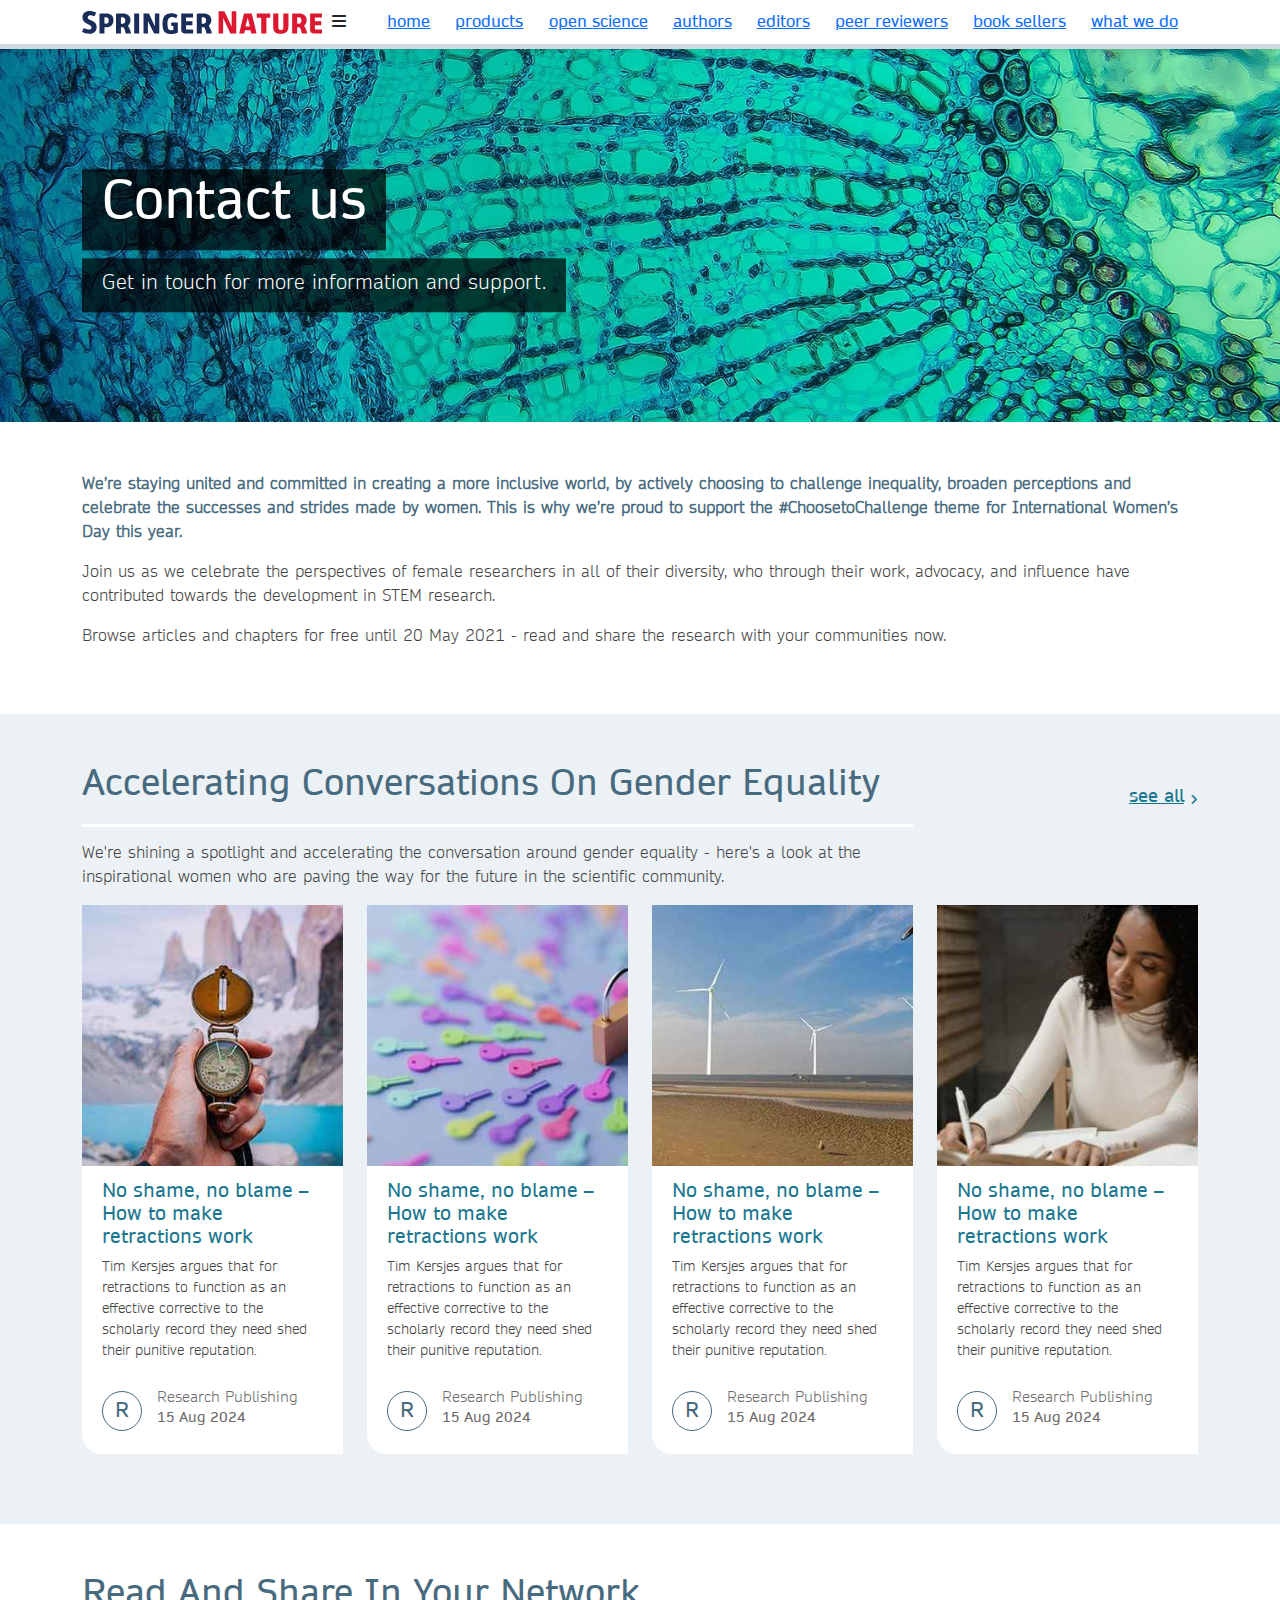
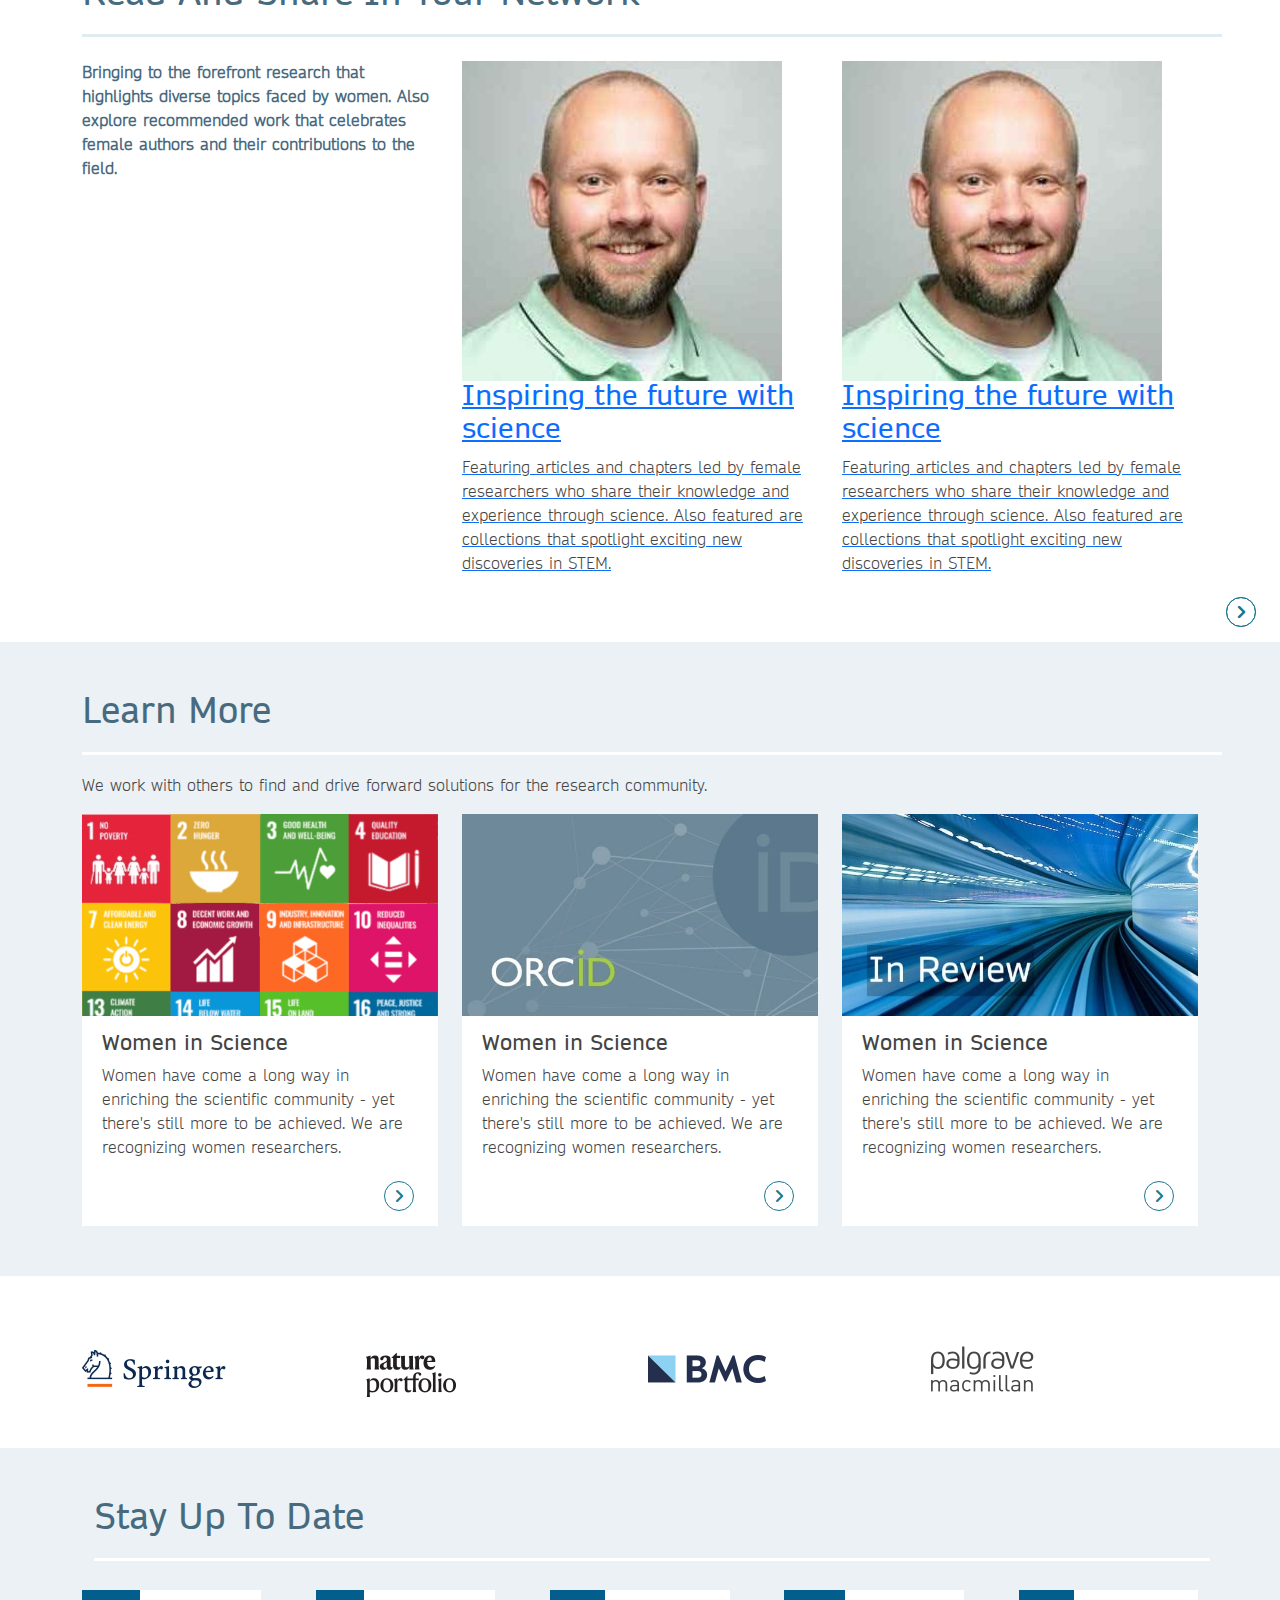
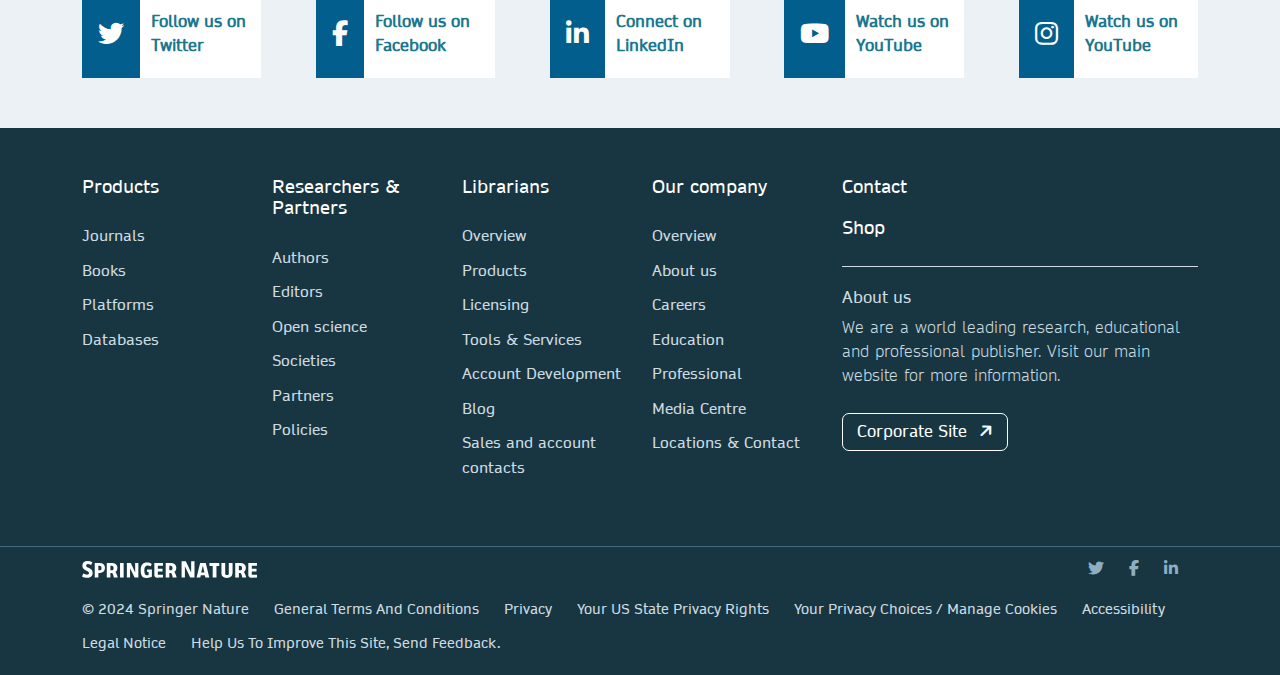
<file: women-in-science.html>
<!DOCTYPE html>
<html lang="en">
<head>
    <meta charset="UTF-8">
    <meta name="viewport" content="width=device-width, initial-scale=1.0">
    <title>Women in science | Springer Nature</title>
    <link rel="stylesheet" href="assets/css/bootstrap.min.css">
    <link rel="stylesheet" href="https://cdnjs.cloudflare.com/ajax/libs/font-awesome/6.7.1/css/all.min.css">
    <link rel="stylesheet" href="assets/css/owl.carousel.min.css">
    <link rel="stylesheet" type="text/css" href="assets/css/style.css">
    <link rel="stylesheet" type="text/css" href="assets/css/responsive.css">
</head>
<body>

    <header class="desktop-menu">
        <div class="container">
            <nav>
                
                <a href="index.html" class="logo"> <img src="assets/images/logo.svg" class="img-fluid"/> </a>

                <div class="toggle4">
                    <i class="fa-solid fa-bars"></i>
                </div>

                <div class="collapse-menu"> 
                    <ul>
                        <!-- <li>
                            <div class="search-menu">
                                <i class="fa-solid fa-magnifying-glass"></i>
                                <p>search</p>
                            </div>
                        </li> -->

                        <li><a href="index.html">home</a></li>
                        <li><a href="products.html">products</a></li>
                        <li><a href="open-science.html">open science</a></li>
                        <li><a href="authors.html">authors</a></li>
                        <li><a href="editors.html">editors</a></li>
                        <li><a href="reviewers.html">peer reviewers</a></li>
                        <li><a href="booksellers.html">book sellers</a></li>
                        <li><a href="advancing-discovery.html">what we do</a></li>

                    </ul>
                </div>

                <!-- <div class="toggle-menu">
                    <div class="toggle">
                        <i class="fa-solid fa-bars"></i> <p>menu</p>
                        <div class="menu-list">
                            <ul>
                                <li><a href="index.html">home</a></li>
                                <li><a href="products.html">products</a></li>
                                <li><a href="open-science.html">open science</a></li>
                                <li><a href="authors.html">authors</a></li>
                                <li><a href="editors.html">editors</a></li>
                                <li><a href="reviewers.html">peer reviewers</a></li>
                                <li><a href="#">policies</a></li>
                                <li><a href="#">librarians</a></li>
                                <li><a href="booksellers.html">booksellers</a></li>
                                <li><a href="#">societies</a></li>
                                <li><a href="#">partners</a></li>
                                <li><a href="#">shop</a></li>
                                <li><a href="#">what we do</a></li>
                                <li><a href="#">contact</a></li>
                            </ul>

                            <div class="seperator1"></div>
    
                            <ul>
                                <li><a href="#">corporate site</a> <i class="fa-solid fa-arrow-right"></i></li>
                                <li><a href="#">media center</a> <i class="fa-solid fa-arrow-right"></i></li>
                            </ul>
                        </div>
                    </div>
                </div> -->
            </nav>
        </div>
    </header>

    <section class="commonbanner commonbanner9">
        <div class="container absolute-center">
            <div class="row">
                <div class="col-lg-12 col-md-12 col-12">
                    <div class="banner-content">
                        <h1>Contact us</h1>
                        <p>Get in touch for more information and support.</p>
                    </div>
                </div>
            </div>
        </div>
    </section>

    <section class="white-section">
        <div class="container">
            <div class="row">
                <p class="textinfo">We’re staying united and committed in creating a more inclusive world, by actively choosing to challenge inequality, broaden perceptions and celebrate the successes and strides made by women. This is why we’re proud to support the #ChoosetoChallenge theme for International Women’s Day this year.</p>
                <p>Join us as we celebrate the perspectives of female researchers in all of their diversity, who through their work, advocacy, and influence have contributed towards the development in STEM research.</p>
                <p>Browse articles and chapters for free until 20 May 2021 - read and share the research with your communities now.</p>
            </div>
        </div>
    </section>

    <section class="blog-section blog-section2 gray-section">
        <div class="container">
            <div class="row justify-content-between">
                <div class="col-lg-9 col-md-9 col-12">
                    <h3 class="subheading">Accelerating conversations on Gender Equality</h3>
                    <p>We're shining a spotlight and accelerating the conversation around gender equality - here's a look at the inspirational women who are paving the way for the future in the scientific community.</p>
                </div>
                <div class="col-lg-3 col-md-3 col-12">
                    <div class="view-search">
                        <a href="#">see all</a> <i class="fa-solid fa-angle-right"></i>
                    </div>
                </div>
            </div>
            <div class="row">
               <div class="col-lg-3 col-md-6 col-12 m20">
                <div class="blog-column bg-white">
                    <div class="blog-header">
                        <img src="assets/images/blog/05.jpg" class="img-fluid" alt="">
                    </div>
                    <div class="blog-body">
                        <h3 class="blog-heading">No shame, no blame – How to make retractions work</h3>
                        <p>Tim Kersjes argues that for retractions to function as an effective corrective to the scholarly record they need shed their punitive reputation.</p>
                    </div>
                    <div class="blog-footer">
                        <div class="blog-icon">
                            <h3>r</h3>
                        </div>
                        <div class="blog-text">
                            <p>research publishing</p>
                            <h5>15 aug 2024</h5>
                        </div>
                    </div>
                </div>
               </div>
               <div class="col-lg-3 col-md-6 col-12 m20">
                <div class="blog-column bg-white">
                    <div class="blog-header">
                        <img src="assets/images/blog/06.jpg" class="img-fluid" alt="">
                    </div>
                    <div class="blog-body">
                        <h3 class="blog-heading">No shame, no blame – How to make retractions work</h3>
                        <p>Tim Kersjes argues that for retractions to function as an effective corrective to the scholarly record they need shed their punitive reputation.</p>
                    </div>
                    <div class="blog-footer">
                        <div class="blog-icon">
                            <h3>r</h3>
                        </div>
                        <div class="blog-text">
                            <p>research publishing</p>
                            <h5>15 aug 2024</h5>
                        </div>
                    </div>
                </div>
               </div>
               <div class="col-lg-3 col-md-6 col-12 m20">
                <div class="blog-column bg-white">
                    <div class="blog-header">
                        <img src="assets/images/blog/08.jpg" class="img-fluid" alt="">
                    </div>
                    <div class="blog-body">
                        <h3 class="blog-heading">No shame, no blame – How to make retractions work</h3>
                        <p>Tim Kersjes argues that for retractions to function as an effective corrective to the scholarly record they need shed their punitive reputation.</p>
                    </div>
                    <div class="blog-footer">
                        <div class="blog-icon">
                            <h3>r</h3>
                        </div>
                        <div class="blog-text">
                            <p>research publishing</p>
                            <h5>15 aug 2024</h5>
                        </div>
                    </div>
                </div>
               </div>
               <div class="col-lg-3 col-md-6 col-12 m20">
                <div class="blog-column bg-white">
                    <div class="blog-header">
                        <img src="assets/images/blog/07.jpg" class="img-fluid" alt="">
                    </div>
                    <div class="blog-body">
                        <h3 class="blog-heading">No shame, no blame – How to make retractions work</h3>
                        <p>Tim Kersjes argues that for retractions to function as an effective corrective to the scholarly record they need shed their punitive reputation.</p>
                    </div>
                    <div class="blog-footer">
                        <div class="blog-icon">
                            <h3>r</h3>
                        </div>
                        <div class="blog-text">
                            <p>research publishing</p>
                            <h5>15 aug 2024</h5>
                        </div>
                    </div>
                </div>
               </div>
            </div>
        </div>
    </section>

    <section class="white-section">
        <div class="container">
            <div class="row mb-4">
                <h3 class="subheading">Read and share in your network</h3>
            </div>
            <div class="row">
                <div class="col-lg-4 col-md-4 col-12">
                    <p class="textinfo textbig">Bringing to the forefront research that highlights diverse topics faced by women. Also explore recommended work that celebrates female authors and their contributions to the field.  
                    </p>
                </div>
                <div class="col-lg-8 col-md-8 col-12">
                    <div class="row">
                        <div class="col-lg-6 col-md-6 col-12">   
                            <div class="rdynetwork-wrapper">
                                <a href="#">
                                    <div class="rdynetwork-column">
                                        <div class="rdynetwork-header">
                                            <img src="assets/images/blog/01.jpg" class="img-fluid" alt="">
                                        </div>
                                        <div class="rdynetwork-body">
                                            <h3>Inspiring the future with science</h3>
                                            <p>Featuring articles and chapters led by female researchers who share their knowledge and experience through science. Also featured are collections that spotlight exciting new discoveries in STEM. </p>
                                        </div>
                                    </div>
                                </a>

                                <div class="right-icon">
                                    <i class="fa-solid fa-angle-right"></i>
                                </div>
                            </div>
                        </div>
                        <div class="col-lg-6 col-md-6 col-12">   
                            <div class="rdynetwork-wrapper">
                                <a href="#">
                                    <div class="rdynetwork-column">
                                        <div class="rdynetwork-header">
                                            <img src="assets/images/blog/01.jpg" class="img-fluid" alt="">
                                        </div>
                                        <div class="rdynetwork-body">
                                            <h3>Inspiring the future with science</h3>
                                            <p >Featuring articles and chapters led by female researchers who share their knowledge and experience through science. Also featured are collections that spotlight exciting new discoveries in STEM. </p>
                                        </div>
                                    </div>
                                </a>

                                <div class="right-icon">
                                    <i class="fa-solid fa-angle-right"></i>
                                </div>
                            </div>
                        </div>
                    </div>
                </div>
            </div>
        </div>
    </section>

    <section class="partnership-section gray-section">
        <div class="container">
            <div class="row">
                <h3 class="subheading">Learn more</h3>
                <p class="blue-text">We work with others to find and drive forward solutions for the research community.</p>
            </div>
            <div class="row mt-3">
            
                <div class="col-lg-4 col-md-6 col-12 m20">
                    <div class="partnership-column">
                        <div class="partnership-header">
                            <img src="assets/images/partnership/1.png" class="img-fluid" alt="">
                        </div>
                        <div class="partnership-body">
                            <h3 class="initiative-heading">Women in Science </h3>
                            <p>Women have come a long way in enriching the scientific community - yet there's still more to be achieved. We are recognizing women researchers.</p>

                            <div class="right-icon">
                                <i class="fa-solid fa-angle-right"></i>
                            </div>
                        </div>
                    </div>
                </div>
                <div class="col-lg-4 col-md-6 col-12 m20">
                    <div class="partnership-column">
                        <div class="partnership-header">
                            <img src="assets/images/partnership/2.jpg" class="img-fluid" alt="">
                        </div>
                        <div class="partnership-body">
                            <h3 class="partnership-heading">Women in Science </h3>
                            <p>Women have come a long way in enriching the scientific community - yet there's still more to be achieved. We are recognizing women researchers.</p>

                            <div class="right-icon">
                                <i class="fa-solid fa-angle-right"></i>
                            </div>
                        </div>
                    </div>
                </div>
                <div class="col-lg-4 col-md-6 col-12 m20">
                    <div class="partnership-column">
                        <div class="partnership-header">
                            <img src="assets/images/partnership/3.jpg" class="img-fluid" alt="">
                        </div>
                        <div class="partnership-body">
                            <h3 class="partnership-heading">Women in Science </h3>
                            <p>Women have come a long way in enriching the scientific community - yet there's still more to be achieved. We are recognizing women researchers.</p>

                            <div class="right-icon">
                                <i class="fa-solid fa-angle-right"></i>
                            </div>
                        </div>
                    </div>
                </div>
            </div>
        </div>
    </section>

    <section class="explorebrands-section">
        <div class="container">
            <div class="row gx-3 py-3">
                <div class="col-lg-3 col-md-3 col-6">
                    <div class="explorebrands-column">
                        <img src="assets/images/brands/1.png" class="img-fluid" alt="">
                    </div>
                </div>
                <div class="col-lg-3 col-md-3 col-6">
                    <div class="explorebrands-column">
                        <img src="assets/images/brands/2.png" class="img-fluid" alt="">
                    </div>
                </div>
                <div class="col-lg-3 col-md-3 col-6">
                    <div class="explorebrands-column">
                        <img src="assets/images/brands/3.png" class="img-fluid" alt="">
                    </div>
                </div>
                <div class="col-lg-3 col-md-3 col-6">
                    <div class="explorebrands-column">
                        <img src="assets/images/brands/4.png" class="img-fluid" alt="">
                    </div>
                </div>
            </div>
        </div>
    </section>

    <section class="social-background">
        <div class="container">
            <div class="row">
                <div class="col-12">
                    <h3 class="subheading border-white">Stay up to date</h3>
                </div>
            </div>
            <div class="row justify-content-between gx-2">
                <div class="col-lg-2 col-md-3 col-12 m20">
                    <div class="sc-links">
                        <a href="#">
                            <div class="socialbg-icon">
                                <div class="social-icon1">
                                    <i class="fa-brands fa-twitter"></i>
                                </div>
                                <div class="social-icon1txt">
                                    <p>Follow us on Twitter</p>
                                </div>
                            </div>
                        </a>
                    </div>
                </div>
                <div class="col-lg-2 col-md-3 col-12 m20">
                    <div class="sc-links">
                        <a href="#">
                            <div class="socialbg-icon">
                                <div class="social-icon1">
                                    <i class="fa-brands fa-facebook-f"></i>
                                </div>
                                <div class="social-icon1txt">
                                    <p>Follow us on Facebook</p>
                                </div>
                            </div>
                        </a>
                    </div>
                </div>
                <div class="col-lg-2 col-md-3 col-12 m20">
                    <div class="sc-links">
                        <a href="#">
                            <div class="socialbg-icon">
                                <div class="social-icon1">
                                    <i class="fa-brands fa-linkedin-in"></i>
                                </div>
                                <div class="social-icon1txt">
                                    <p>Connect on LinkedIn</p>
                                </div>
                            </div>
                        </a>
                    </div>
                </div>
                <div class="col-lg-2 col-md-3 col-12 m20">
                    <div class="sc-links">
                        <a href="#">
                            <div class="socialbg-icon">
                                <div class="social-icon1">
                                    <i class="fa-brands fa-youtube"></i>
                                </div>
                                <div class="social-icon1txt">
                                    <p>Watch us on YouTube</p>
                                </div>
                            </div>
                        </a>
                    </div>
                </div>
                <div class="col-lg-2 col-md-3 col-12 m20">
                    <div class="sc-links">
                        <a href="#">
                            <div class="socialbg-icon">
                                <div class="social-icon1">
                                    <i class="fa-brands fa-instagram"></i>
                                </div>
                                <div class="social-icon1txt">
                                    <p>Watch us on YouTube</p>
                                </div>
                            </div>
                        </a>
                    </div>
                </div>
            </div>
        </div>
    </section>

    <footer>
        <div class="container">
            <div class="row upper-footer">
                <div class="col-lg-8 col-md-12 col-12">
                    <div class="row">
                        <div class="col-lg-3 col-md-3 col-12">
                            <div class="footer-widget">
                                <h5>Products</h5>
                            </div>
                            <div class="footer-menu">
                                <ul>
                                    <li><a href="#"> Journals </a></li>
                                    <li><a href="#"> Books </a></li>
                                    <li><a href="#"> Platforms </a></li>
                                    <li><a href="#"> Databases </a></li>
                                </ul>
                            </div>
                        </div>
                        <div class="col-lg-3 col-md-3 col-12">
                            <div class="footer-widget">
                                <h5>Researchers & Partners</h5>
                            </div>
                            <div class="footer-menu">
                                <ul>
                                    <li><a href="#">Authors</a></li>
                                    <li><a href="#">Editors</a></li>
                                    <li><a href="#">Open science</a></li>
                                    <li><a href="#">Societies</a></li>
                                    <li><a href="#">Partners</a></li>
                                    <li><a href="#">Policies</a></li>
                                </ul>
                            </div>
                        </div>
                        <div class="col-lg-3 col-md-3 col-12">
                            <div class="footer-widget">
                                <h5>Librarians</h5>
                            </div>
                            <div class="footer-menu">
                                <ul>
                                    <li><a href="#">Overview</a></li>
                                    <li><a href="#">Products</a></li>
                                    <li><a href="#">Licensing</a></li>
                                    <li><a href="#">Tools & Services</a></li>
                                    <li><a href="#">Account Development</a></li>
                                    <li><a href="#">Blog</a></li>
                                    <li><a href="#">Sales and account contacts</a></li>
                                </ul>
                            </div>
                        </div>
                        <div class="col-lg-3 col-md-3 col-12">
                            <div class="footer-widget">
                                <h5>Our company</h5>
                            </div>
                            <div class="footer-menu">
                                <ul>
                                    <li><a href="#">Overview</a></li>
                                    <li><a href="#">About us</a></li>
                                    <li><a href="#">Careers</a></li>
                                    <li><a href="#">Education</a></li>
                                    <li><a href="#">Professional</a></li>
                                    <li><a href="#">Media Centre</a></li>
                                    <li><a href="#">Locations & Contact</a></li>
                                </ul>
                            </div>
                        </div>
                    </div>
                </div>
                <div class="col-lg-4 col-md-4 col-12">
                    <div class="footer-widget">
                        <h5 class="contact"><a href="contact.html">Contact</a></h5>
                        <h5 class="shop"><a href="#">Shop</a></h5>
                    </div>
                    <div class="seperator"></div>
                    <div class="footer-details">
                        <h6>About us</h6>
                        <p>We are a world leading research, educational and professional publisher. Visit our main website for more information.</p>
                    </div>
                    <div class="corporate-button">
                         <a href="group.html">corporate site <i class="fa-solid fa-arrow-right"></i> </a> 
                    </div>
                </div>
            </div>
        </div>
        <div class="bottom-footer">
            <div class="container">
                <div class="row">
                    <div class="col-lg-6 col-md-6 col-12">
                        <div class="footer-logo">
                            <img src="assets/images/white-logo.svg" class="img-fluid" alt="">
                        </div>
                    </div>
                    <div class="col-lg-6 col-md-6 col-12">
                        <div class="social-icon">
                            <ul>
                                <li><i class="fa-brands fa-twitter"></i></li>
                                <li><i class="fa-brands fa-facebook-f"></i></li>
                                <li><i class="fa-brands fa-linkedin-in"></i></li>
                            </ul>
                        </div>
                    </div>
                </div>
                <div class="row">
                    <div class="footerbottom-links">
                        <ul>
                            <li><a href="#">© 2024 Springer Nature</a></li>
                            <li><a href="#">General terms and conditions</a></li>
                            <li><a href="#">privacy</a></li>
                            <li><a href="#">Your US State Privacy Rights</a></li>
                            <li><a href="#">Your Privacy Choices / Manage Cookies</a></li>
                            <li><a href="#">Accessibility</a></li>
                            <li><a href="#">Legal notice</a></li>
                            <li><a href="#">Help us to improve this site, send feedback.</a></li>
                        </ul>
                    </div>
                </div>
            </div>
        </div>
    </footer>


    <script src="assets/js/jquery-3.7.1.min.js"></script>
    <script src="assets/js/bootstrap.bundle.min.js"></script>
    <script src="assets/js/owl.carousel.min.js"></script>
    <script src="assets/js/main.js"></script>
    
</body>
</html>
</file>
<file: assets/css/style.css>
*
{
    margin:0px;
    padding:0px;
}
@font-face 
{
    font-family: 'DaytonaPro-Regular';
    src: url('../font/Daytona/DaytonaPro-Regular.ttf') format('truetype');
}
@font-face 
{
    font-family: 'DaytonaPro-Light';
    src: url('../font/Daytona/DaytonaPro-Light.ttf') format('truetype');
}
h1,h2,h3,h4,h5,h6
{
    font-family: 'DaytonaPro-Regular';
    font-weight: 500;
}
p
{
    font-family: 'DaytonaPro-Light';
    color:#444;
}
a
{
    font-family: 'DaytonaPro-Regular';
}
section
{
    padding:50px 0;
}

/*menu*/

a.logo img
{
    width: 240px;
}
header.desktop-menu
{
    position: absolute;
    left:0;
    top:0;
    width: 100%;
    z-index: 100;
    padding:10px 0;
    box-shadow: 0 0.125rem 0.3125rem 0 rgba(0, 0, 0, 0.1);
    border-bottom: 0.3125rem solid #cedbe0;
    background: #fff;
}
header.desktop-menu nav
{
    display: flex;
    flex-wrap: wrap;
    width: 100%;
    justify-content: space-between;
}
header.desktop-menu nav ul
{
    margin:0px;
}
header.desktop-menu nav ul li
{
    display: inline-block;
    margin-right:20px;
}
header.desktop-menu nav ul li a
{
    list-style: none;
}
.search-menu
{
    position: relative;
    width: fit-content;
    display: flex;
    align-items: center;
}
.search-menu p
{
    margin-bottom:0px;
    margin-left:7px;
    color: #6F6C6C;
    text-transform: capitalize;
    font-size: 15px;
}
.toggle-menu
{
    width: 100%;
    margin-top: 23px;
}
.toggle
{
    position: relative;
    width: fit-content;
    display: flex;
    align-items: center;
    border-radius: 7px;
    border: 1px solid #444;
    padding: 5px 15px;
    cursor: pointer;
}
.toggle i
{
    color:#6F6C6C;
    margin-right:7px;
}
.toggle p
{
    margin-bottom:0px;
    color:#6F6C6C;
    text-transform: capitalize;
    font-size: 14px;
}
.toggle-menu
{
    position: relative;
    display: flex;
    align-items: center;
}
.toggle .menu-list
{
    position: absolute;
    left:0;
    top: 32px;
    width: 210px;
    height: 0;
    overflow: hidden;
    background: #fff;
    transition: 0.3s;
    display: none;
    box-shadow: 0 0.1875rem 0.1875rem 0 rgba(0, 0, 0, 0.04), 0 6.25rem 3.125rem 0 rgba(0, 0, 0, 0.03);
}
.toggle .menu-list.show
{
    height:537px;
}
.toggle .menu-list::-webkit-scrollbar
{
    width: 7px;
}
.toggle .menu-list ul li
{
    position: relative;
    display: block;
    padding-left: 12px;
    margin-bottom: 7px;
}
.toggle .menu-list ul li i
{
    color:#444;
    transform: rotate(313deg);
    margin-left:7px;
    font-size: 13px;
}
.toggle .menu-list ul li:before
{
    content:'';
    position: absolute;
    left:0;
    top: 56%;
    transform: translateY(-50%);
    width: 5px;
    height: 15px;
    background: #000;
}
.toggle .menu-list ul li a
{
    text-decoration: none;
    color:#444;
    text-transform: capitalize;
    font-size: 13px;
}
.toggle:hover .menu-list
{
    display: block;
}
.toggle:hover
{
    background:#6F6C6C;
}
.toggle:hover p
{
    color:#fff;
}
.toggle:hover i
{
    color: #dbdbdb;
}
.toggle .menu-list ul
{
    padding-left: 18px;
}
.toggle .menu-list ul:first-child
{
    margin-top: 15px;
}
.seperator1
{
    border-top: 1px dashed;
    width: 50px;
    margin: 14px 18px 10px;
}
.toggle-menu .menu2 ul li
{
    margin-right: 8px;
}
.toggle-menu .menu2 ul li a
{
    text-decoration: none;
    text-transform: capitalize;
    color:#183642;
    font-family: 'DaytonaPro-Light';
    padding: 12px 13px 17px;
    font-size: 15px;
}
.toggle-menu .menu2 ul li a:hover
{
    background: #00b8b0;
    color: #fff;
}
header.desktop-menu.desktop-menu2
{
    border-color:#00b8b0;
}
.toggle2
{
    display: none;
}
.mobile-menu
{
    display: none;
}
.menu-list2
{
    display: none;
}

/*home banner*/

section.homebanner
{
    position: relative;
    height:500px;
    background: url('../images/banner/1.jpg') no-repeat;
    background-size: cover;
}
.banner-content h1
{
    background: rgba(0, 0, 0, 0.7);
    padding: 3px 20px 16px;
    color:#fff;
    font-size: 52px;
    width: fit-content;
}
.banner-content p
{
    background: rgba(0, 0, 0, 0.7);
    padding: 10px 20px 14px;
    font-weight: 500;
    font-size: 20px;
    color:#fff;
    width: fit-content;
    max-width: 750px;
}
.absolute-center
{
    position: absolute;
    left:50%;
    top: 59%;
    transform: translate(-50%,-50%);
}
.button1 a
{
    background:#025e8d;
    color:#fff;
    border-radius: 6px;
    padding:13px 20px;
    text-decoration: none;
}

/*white-section*/

section.white-section
{
    position: relative;
}
.column
{
    position: relative;
    display: flex;
    flex-direction: column;
    height:100%;
    padding: 25px 24px 32px;
    flex-direction: column;
    border-bottom-left-radius: 15px;
}
.column h3
{
    color:#fff;
    text-transform: capitalize;
    font-size: 22px;
    margin-bottom:20px;
}
.column p
{
    color:#fff;
}
.background-red
{
    background:rgb(190, 24, 24)
}
.background-yellow
{
    background:rgb(199, 83, 1);
}
.background-lightblue
{
    background:rgb(0, 112, 168);
}
.background-darkblue
{
    background:rgb(1, 50, 75);
}
.background-blue
{
    background:#0094b3;
}
.column .icon
{
    position: absolute;
    bottom: 14px;
    right: 15px;
}
.column .icon i
{
    color:#fff;
    display: flex;
    align-items: center;
    justify-content: center;
    width:30px;
    height:30px;
    border: 1px solid #fff;
    border-radius: 100px;
    font-size: 14px;
}
.column .icon.icon1 i
{
    color:#fff;
    display: flex;
    align-items: center;
    justify-content: center;
    width:30px;
    height:30px;
    border: 1px solid #fff;
    border-radius: 100px;
    font-size: 14px;
    transform: rotate(313deg);
}
.gray-section
{
    background:#ebf1f5;
}
.links-buttonflex
{
    display: flex;
    flex-wrap: wrap;
    align-items: center;
    justify-content: spa;
}
.links-button
{
    width: fit-content;
    margin-right: 10px;
}
.links-button a
{
    display: flex;
    align-items: center;
    justify-content: space-between;
    border:1px solid #6F6C6C;
    padding: 10px 18px;
    border-radius: 6px;
    text-decoration: none;
    text-transform: capitalize;
    color:#6F6C6C;
    transition: all 0.3s ease;
    font-size: 15px;
}
.links-button a:hover
{
    background:#6F6C6C;
    color:#fff;
}
.links-button a i
{
    margin-left: 7px;
    transform: rotate(-44deg);
}

/*cta-banner1*/

section.cta-banner1
{
    position: relative;
    background:url('../images/banner/cta-banner.jpg') no-repeat;
    background-size: cover;
}
.cta-banner-content .title
{
    background: rgba(0, 0, 0, 0.6);
    padding: 3px 20px 16px;
    color:#fff;
    font-size: 52px;
    width: fit-content;
    font-weight: 400;
}
.cta-banner-content p
{
    background: rgba(0, 0, 0, 0.6);
    padding: 10px 20px 14px;
    font-weight: 500;
    font-size: 20px;
    color:#fff;
    width: fit-content;
    max-width: 750px;
}
.button2 a
{
    transition: all 0.3s ease;
}
.button2 a:hover
{
    background: #fff;
    color:#025e8d;
}

/*initiative-section*/

section.initiative-section
{
    position: relative;
    overflow: hidden;
}
.initiative-column
{
    display: flex;
    flex-direction: column;
    height: 100%;
    background: #ebf1f5;
}
.initiative-body
{
    padding:15px 20px;
}
.initiative-body p
{
    font-family: 'DaytonaPro-Light';
    color:#444;
}
.subheading
{
    font-weight: normal;
    color:#486a7e;
    font-size: 35px;
    text-transform: capitalize;
    border-bottom:0.1875rem solid #dfedf2;
    padding: 0 0 18px;
    width: 1115px;
    margin: 0 auto 10px;
}
.initiative-heading
{
    font-family: 'DaytonaPro-Regular';
    color:#444;
    font-size: 21px;
}

/*partnership-section*/

section.partnership-section
{
    position: relative;
    overflow: hidden;
}
section.partnership-section .subheading
{
    border-bottom: 0.1875rem solid #fff;
    margin-bottom:19px;
}
section.partnership-section .blue-text
{
    margin-bottom:0px;
}
.partnership-column
{
    display: flex;
    flex-direction: column;
    height: 100%;
    background: #fff;
    position: relative;
}
.partnership-body
{
    padding: 15px 20px 50px;
}
.initiative-body p
{
    font-family: 'DaytonaPro-Light';
    color:#444;
}
.partnership-heading
{
    font-family: 'DaytonaPro-Regular';
    color:#444;
    font-size: 21px;
}
.right-icon
{
    position: absolute;
    right: 24px;
    bottom: 15px;
}
.right-icon i
{
    width: 30px;
    height: 30px;
    border:1px solid #1B778F;
    color:#1B778F;
    border-radius: 100px;
    display: flex;
    justify-content: center;
    align-items: center;
    transition: all 0.3s ease;
}
.partnership-column:hover .right-icon i
{
    background:#1B778F;
    color:#fff;
}

/*blog section*/

section.blog-section
{
    position: relative;
    overflow: hidden;
}
section.blog-section .m20
{
    margin:0 0 20px;
}
section.blog-section .mt20
{
    margin:20px 0 0;
}
.blog-column
{
    display: flex;
    flex-direction: column;
    height: 100%;
    background: #ebf1f5;
    padding: 0 0 19px;
    border-bottom-left-radius: 20px;
}
.blog-body
{
    padding:15px 20px;
}
.blog-body p
{
    font-family: 'DaytonaPro-Light';
    color:#444;
    font-size: 14px;
    margin-bottom: 10px;
}
.blog-heading
{
    font-family: 'DaytonaPro-Regular';
    color:#1B778F;
    font-size: 19px;
}
.blog-footer
{
    display: flex;
    align-items: center;
    padding: 0px 20px;
}
.blog-icon
{
    border:1px solid #486a7e;
    border-radius: 100px;
    height: 40px;
    width: 40px;
    display: flex;
    align-items: center;
    justify-content: center;
}
section.blog-section.blog-section2 .subheading
{
    border-bottom: 0.1875rem solid #fff;
}
.blog-icon h3
{
    color:#486a7e;
    text-transform: capitalize;
    margin-bottom:0px;
    font-size: 20px;
}
.blog-text
{
    margin-left:15px;
}
.blog-text p
{
    color:#6F6C6C;
    text-transform: capitalize;
    margin-bottom:0px;
    font-size: 15px;
}
.blog-text h5
{
    color:#6F6C6C;
    text-transform: capitalize;
    font-size: 14px;
}
.view-search
{
    margin-top:20px;
    float: right;
    display: flex;
    align-items: center;
}
.view-search a
{
    color:#1B778F;
    font-size: 18px;
}
.view-search i
{
    color:#1B778F;
    margin-left: 6px;
    font-size: 12px;
    margin-top: 4px;
}
.blog-header img 
{
    width: 100%;
}

/*social-background*/

section.social-background
{
    position: relative;
    background:#ebf1f5;
    overflow: hidden;
}
section.social-background .subheading
{
    border-color: #fff;
    margin-bottom: 29px;
}
.socialbg-icon
{
    display: flex;
    align-items: center;
    justify-content: center;
    height:100%;
    background:#fff;
}
.socialbg-icon i
{
    color:#fff;
    padding: 0 16px;
    font-size: 26px;
}
.social-icon1
{
    background:#025e8d;
    display: flex;
    height: 100%;
    align-items: center;
    justify-content: center;
    text-align: center;
}
.social-icon1txt
{
    padding: 20px 11px;
}
.social-icon1txt p
{
    margin:0px;
    font-size: 16px;
    font-family: 'DaytonaPro-Regular';
    font-weight: 600;
    color: #1B778F;
}
.sc-links a
{
    text-decoration: none;
    color:#1B778F;
}
.sc-links a:hover .social-icon1txt p
{
    text-decoration: underline;
}
.sc-links a:hover .social-icon1
{
    background:#013c5b;
}
.sc-links 
{
    display: flex;
    flex-direction: column;
    height: 100%;
}
.corporate-button a
{
    border-radius:7px;
    border:1px solid #fff;
    padding:10px 14px;
    color:#fff;
    text-decoration: none;
    text-transform: capitalize;
    transition: 0.3s ease;
}
.corporate-button a:hover
{
    background:#fff;
    color:#1B778F;
}
.corporate-button a i 
{
    margin-left: 7px;
    transform: rotate(-44deg);
    color: #fff;
}
.corporate-button a:hover i
{
    color:#1B778F;
}

/*footer*/

footer
{
    position: relative;
    background:#183642;
}
.upper-footer
{
    padding:50px 0;
}
.footer-widget
{
    margin-bottom:25px;
}
.footer-widget h5
{
    color:#fff;
    font-size: 18px;
}
.footer-widget h5 a
{
    text-decoration: none;
    color:#fff;
}
.footer-widget h5.shop
{
    margin-top:20px;
}
.footer-menu ul
{
    padding:0px;
}
.footer-menu ul li
{
    list-style: none;
    margin-bottom: 10px;
}
.footer-menu ul li a
{
    text-decoration: none;
    color:#cedbe0;
    font-size: 15px;
}
.social-icon 
{
    float: right;
}
.social-icon ul
{
    padding:0px;
}
.social-icon ul li
{
    list-style: none;
    display: inline;
    margin-right:20px;
}
.social-icon ul li i
{
    color:#8faec1;
}
.footer-details h6
{
    color:#cedbe0;
}
.footer-details p
{
    color:#cedbe0;
}
.seperator
{
    border-top:1px solid #cedbe0;   
    margin-bottom:22px;
}
.bottom-footer
{
    border-top:1px solid #486a7e;   
    padding:10px 0;
}
.footerbottom-links ul
{
    padding:0px;
    margin:0px;
}
.footerbottom-links ul li
{
    display: inline-block;
    margin-right:20px;
    margin-bottom: 10px;
}
.footerbottom-links ul li:last-child
{
    margin-right:0px;
}
.footerbottom-links ul li a
{
    text-decoration: none;
    color:#cedbe0;
    transition: 0.3s;
    font-size: 14px;
    text-transform: capitalize;
}
.footerbottom-links ul li a:hover
{
    text-decoration:underline;
    color:#fff;
}
.footerbottom-links ul li:last-child
{
    margin-right:0px;
}
.footer-details
{
    margin-bottom: 32px;
}

/*commonbanner*/

section.commonbanner
{
    position: relative;
    height: 422px;
    background:url('../images/banner/2.jpg') no-repeat;
    background-size: cover;
}

/*explorebrands-section*/

section.explorebrands-section
{
    position: relative;
    padding-bottom: 15px;
}
.explorebrands-column
{
    margin-bottom:20px;
}
section.explorebrands-section .subheading
{
    margin: 0 0 10px 0;
}

/*product-section*/

section.product-section
{
    position: relative;
    background:#ebf1f5;
}
section.product-section .subheading
{
    border-color: #fff;
    margin: 0 0;
}
section.product-section .m20
{
    margin:0 0 20px;
}
.product-column
{
    display: flex;
    flex-direction: column;
    align-items: center;
    height:100%;
    background:#fff;
    padding-top: 14px;
    border-bottom-left-radius: 20px;
}
.product-column a
{
    display: flex;
    flex-direction: column;
    align-items: center;
    width: 100%;
    height:100%;
    background:#fff;
    padding-bottom: 37px;
    padding-top: 37px;
    border-bottom-left-radius: 20px;
}
.product-column svg
{
    max-height: 6.25rem;
    max-width: 6.25rem;
}
.product-column svg path 
{
    fill: #1B778F;
}
.product-column a .product-footer
{
    display: flex;
    width: 100%;
    justify-content: space-between;
    padding: 0 20px;
    margin-top: 37px;
}
.product-column:hover a .product-icon
{
    background:#1B778F;
}
.product-column:hover a .product-icon i
{
    color:#fff;
}
.product-column a
{
    transition: 0.3s ease;
    text-decoration: none;
    color:#1B778F;
}
.product-column a .product-footer .product-icon
{
    width: 30px;
    height: 30px;
    border: 1px solid #1B778F;
    color: #1B778F;
    border-radius: 100px;
    display: flex;
    justify-content: center;
    align-items: center;
    transition: all 0.3s ease;
}
.load-button
{
    width: fit-content;
    display: block;
    margin: auto;
}
.load-button a
{
    border: 1px solid #1B778F;
    border-radius: 6px;
    text-decoration: none;
    padding: 13px 55px;
    transition: 0.3s ease;
    display: flex;
    align-items: center;
    justify-content: center;
}
.load-button a:hover
{
    background:#1B778F;
    color:#fff;
}
.plusicon
{
    font-size: 20px;
}
.load-button a i
{
    margin-right:5px;
}
.mlist ul
{
    padding:0px;
}
.mlist ul li
{
    display: flex;
    align-items:center;
    list-style: none;
    margin-bottom:10px;
}
.mlist ul li i
{
    background:#ebf1f5;
    border-radius: 100px;
    width:30px;
    max-width:30px;
    min-width:30px;
    height:30px;
    display:flex;
    align-items: center;
    justify-content: center;
    margin-right:10px;
    color:#486a7e;
}
.textinfo
{
    color:#486a7e;
    font-weight: 600;
}

/*commonbanner2*/

section.commonbanner.commonbanner2
{
    position: relative;
    height: 422px;
    background:url('../images/banner/3.jpg') no-repeat;
    background-size: cover;
}
.coreist
{
    position: relative;
}
.coreist h3
{
    margin-bottom:20px;
    font-size: 23px;
}
.coreist:before
{
    content:'';
    position: absolute;
    left: 2px;
    top: 40px;
    width:1px;
    height: 84%;
    background:#cedbe0;
}
.coreist ul
{
    padding: 0px 20px;
}
.coreist ul li
{
    margin-bottom: 10px;
    list-style: none;
}
.coreist ul li a
{
    text-decoration: none;
    color:#1B778F;
    font-family: 'DaytonaPro-Light';
}

/*openaccess-section*/

section.openaccess-section
{
    position: relative;
}
section.openaccess-section .subheading
{
    border-color:#fff;
    margin-bottom: 15px;
}
.openaccess-column
{
    position: relative;
    display: flex;
    flex-direction: column;
    height:100%;
    background:#025e8d;
    padding: 20px 20px 30px;
    border-bottom-left-radius: 20px;
    transition: 0.3s;
}
.openaccess-column h3
{
    color:#fff;
    font-size: 23px;
}
.openaccess-column p
{
    color:#fff;
    margin-top: 8px;
    margin-bottom: 46px;
}
section.blog-section .m20
{
    margin:0 0 20px;
}
.openaccess-column .right-icon i
{
    color:#fff;
    border-color: #fff;
}
.openaccess-column:hover .right-icon i
{
    background:#fff;
    color:#1b778f;
}
.openaccess-wrapper
{
    display: flex;
    flex-direction: column;
    height:100%;
}
.openaccess-wrapper a
{
    text-decoration: none;
    height:100%;
}

/*researchinitiative-section*/

section.researchinitiative-section
{
    position: relative;
}
.researchinitiative-wrapper
{
    position: relative;
    display: flex;
    flex-direction: column;
    height:100%;
    background:#ebf1f5;
    padding: 20px 20px 30px;
}
.researchinitiative-wrapper a
{ 
    text-decoration: none;
    height:100%;
}
.researchinitiative-column
{
    display: flex;
    flex-direction: column;
    height:100%;
}
.researchinitiative-column h3
{
    color:#444;
    font-size: 20px;
}
.researchinitiative-column p
{
    margin-top: 8px;
    margin-bottom: 46px;
}
.researchinitiative-column:hover .right-icon i
{
    background:#fff;
    color:#1b778f;
}

/*whitepapers-section*/

section.whitepapers-section
{
    position: relative;
}
.whitepapers-slider .owl-stage
{
    display: flex;
    height:100%;
}
.whitepapers-slider .item
{
    display: flex;
    height:100%;
}
.whitepapers-column
{
    background:#ebf1f5;
    padding: 20px 20px 30px;
    display: flex;
    flex-direction: column;
    height:100%;
}
.whitepapers-column h3
{
    font-size: 20px;
}
.whitepapers-column p
{
    margin-top: 8px;
    margin-bottom: 46px;
}
.whitepapers-slider .owl-dots 
{
    display: flex !important;
    align-items: center;
    justify-content: center;
    margin-top: 20px;
}
.whitepapers-slider .owl-dot
{
    border:1px solid #486a7e !important;
    width: 10px;
    height: 10px;
    border-radius: 100px;
    margin-right: 10px;
}
.whitepapers-slider .owl-dot.active 
{
    position: relative;
    width: 10px;
    height: 10px;
    border-radius: 100px;
    display: flex;
    justify-content: center;
    align-items: center;
    background: #486a7e !important;
}

/*readypublish-section*/

section.readypublish-section
{
    position: relative;
    background:#ebf1f5;
}
section.readypublish-section .subheading
{
    border-color: #fff;
}
.readypublish-column p
{
    margin-top: 8px;
    margin-bottom: 46px;
}
.readypublish-slider .owl-stage
{
    display: flex;
    height:100%;
}
.readypublish-slider .item
{
    display: flex;
    height:100%;
}
.readypublish-column
{
    background:#fff;
    padding: 20px 20px 30px;
    display: flex;
    flex-direction: column;
    border-bottom-left-radius: 24px;
    transition: 0.3s;
}
.readypublish-column:hover .right-icon i
{
    background:#1B778F;
    color:#fff;
}
.readypublish-slider .owl-dots 
{
    display: flex !important;
    align-items: center;
    justify-content: center;
    margin-top: 20px;
}
.readypublish-slider .owl-dot
{
    border:1px solid #486a7e !important;
    width: 10px;
    height: 10px;
    border-radius: 100px;
    margin-right: 10px;
}
.readypublish-slider .owl-dot.active 
{
    position: relative;
    width: 10px;
    height: 10px;
    border-radius: 100px;
    display: flex;
    justify-content: center;
    align-items: center;
    background: #486a7e !important;
}
.readypublish-slider .right-icon i
{
    transform: rotate(313deg);
}
.readypublish-logos
{
    padding: 5px 0 0;
}
.readypublish-logos img
{
    max-width: 110px;
    margin: auto;
}
section.bg-white.social-background .socialbg-icon
{
    background:#ebf1f5;
}

/*learnmore-section*/

section.learnmore-section
{
    position: relative;
}
section.learnmore-section .blog-header img
{
    height: 240px;
    object-fit: cover;
}
section.learnmore-section .blog-column
{
    background: #fff;
}
section.gray-section.blog-section.learnmore-section .subheading
{
    border-color: #fff;
    margin: 0 0 25px;
}

/*commonbanner3*/

section.commonbanner3
{
    position: relative;
    height: 422px;
    background:url('../images/banner/4.jpg') no-repeat;
    background-size: cover;
}
section.commonbanner3 .absolute-center
{
    top:84%;
}
.publish-wrapper
{
    position: relative;
    display: flex;
    flex-direction: column;
    height:100%;
    padding: 19px 0px 34px;
}
.publish-wrapper a
{
    display: flex;
    flex-direction: column;
    height:100%;
    text-decoration: none;
}
.publish-column
{
    display: flex;
    flex-direction: column;
    height:100%;
    border-bottom-left-radius: 21px;
    padding: 50px 20px 34px;
    transition: 0.3s;
}
.publish-column .right-icon
{
    right: 37px;
    bottom: 50px;
}
.publish-column .right-icon i
{
    border-color:#fff;
    color:#fff;
}
.publish-column:hover .right-icon i
{
    background:#fff;
    color:#025e8d;
}
.publish-column p
{
    color:#fff;
    font-weight: 600;
    font-size: 20px;
    margin-bottom:0px;
}
.backgrdound-green
{
    background:#84bd00;
}
.backgrdound-lightblue
{
    background: #0094b3;
}
.backgrdound-darkblue
{
    background: #025e8d;
}

/*learnpublishing-section*/

section.learnpublishing-section
{
    position: relative;
}
.learnpublishing-column
{
    position: relative;
    display: flex;
    flex-direction: column;
    height:100%;
    padding:20px;
    background:#fff;
    border-bottom-left-radius: 25px;
    transition: 0.3s;
}
.learnpublishing-column p
{
    font-family: 'DaytonaPro-Regular';
    color: #444;
    font-size: 21px;
}
.learnpublishing-wrapper a
{
    text-decoration: none;
    height:100%;
}
.learnpublishing-column:hover .right-icon i
{
    color:#fff;
    background:#025e8d;
}
.learnpublishing-column .right-icon .arrowright
{
    transform: rotate(313deg);
}
section.learnpublishing-section .subheading
{
    border-color: #fff;
    margin-bottom: 25px;
}
.learnpublishing-wrapper 
{
    display: flex;
    flex-direction: column;
    height: 100%;
}

/*commonbanner4*/

section.commonbanner4
{
    position: relative;
    height: 422px;
    background:url('../images/banner/5.jpg') no-repeat;
    background-size: cover;
}
section.commonbanner4 .absolute-center
{
    top: 77%;
}

/*editorpublishing-section*/

section.editorpublishing-section
{
    position: relative;
}
.editors-row .subheading
{
    font-size: 23px;
    color:#444;
    border-bottom: 0px;
    margin:0px;
}
.editors-column
{
    position: relative;
    display:flex;
    flex-direction: column;
    height: 100%;
    background:#ebf1f5;
    border-bottom-left-radius: 22px;
}
.editors-column:hover
{
    transition:0.3s;
}
.editors-column:hover .right-icon i
{
    color:#fff;
    background:#013c5b;
}
.editors-body
{
    padding:20px;
}
.editors-body h4
{
    font-size: 21px;
}
.editors-body p
{
    margin-bottom: 40px;
}
.elist
{
    padding:0px;
}
.elist li
{
    display: flex;
    list-style: none;
    margin-bottom:10px;
    align-items: center;
    font-family: 'DaytonaPro-Light';
}
.elist li i
{
    margin-right:10px;
    color: #486a7e;
}

/*editorsbrands-section*/

section.editorsbrands-section .subheading
{
    border-color:#fff;
}
.editorsbrands-column
{
    display: flex;
    flex-direction: column;
    align-items: center;
    padding:20px 0;
    background: #fff;
}
.editorsbrands-column .m20
{
    margin:0 0 20px;
}

/*editorcources-section*/

section.editorcources-section
{
    position: relative;
}
section.editorcources-section .m20
{
    margin:0 0 20px;
}
section.editorcources-section .subheading
{
    margin: 0 0 20px 10px;
}
.editors-column
{
    position: relative;
    display:flex;
    flex-direction: column;
    height: 100%;
    background:#ebf1f5;
    border-bottom-left-radius: 22px;
}
.editors-column:hover
{
    transition:0.3s;
}
.editors-column:hover .right-icon i
{
    color:#fff;
    background:#013c5b;
}
.editors-body
{
    padding:20px;
}
.editors-body h4
{
    font-size: 21px;
}
.editors-body p
{
    margin-bottom: 23px;
}
section.editorcources-section .editors-column.editors-column2
{
    background:#025e8d;
}
section.editorcources-section .editors-column.editors-column2 h4
{
    color:#fff;
}
section.editorcources-section .editors-column.editors-column2 p
{
    color:#fff;
    margin-top: 20px;
}
section.editorcources-section .lasticon
{
    color:#fff;
    border-color:#fff;
}

/*commonbanner5*/

section.commonbanner5
{
    position: relative;
    height: 422px;
    background:url('../images/banner/6.jpg') no-repeat;
    background-size: cover;
}

section.commonbanner5 .absolute-center 
{
    top: 77%;
}
.bloglist
{
    margin-top: 11px;
}
.bloglist ul
{
    padding:0px;
}
.bloglist ul li
{
    list-style: none;
    margin-bottom: 29px;
}
.bloglist ul li a
{
    border-radius: 10px;
    border: 1px solid;
    border-color: #6F6C6C;
    color: #6F6C6C;
    padding:10px 20px;
    text-decoration: none;
    transition: 0.3s;
}
.bloglist ul li a:hover
{
    border:1px solid transparent;
    background:#6F6C6C;
    color:#fff;
}

/*trainingtutorial-section*/

section.trainingtutorial-section
{
    position: relative;
}
.trainingtutorial-wrapper
{
    position: relative;
    display: flex;
    flex-direction: column;
    height: 100%;
    background:#ebf1f5;
    padding: 20px 20px 30px;
    border-bottom-left-radius: 21px;
    transition: 0.3s;
}
.trainingtutorial-wrapper a
{
    text-decoration: none;
    height:100%;
}
.trainingtutorial-column
{
    position: relative;
    display: flex;
    flex-direction: column;
    height: 100%;
    transition: 0.3s;
}
.trainingtutorial-wrapper:hover .right-icon i
{
    background:#1B778F;
    color:#fff;
}
.arrowrotate
{
    transform: rotate(313deg);
}
.trainingtutorial-column h4
{
    color:#444;
    font-size: 20px;
    margin-bottom: 13px;
}
.trainingtutorial-column img
{
    max-width:100px;
    margin-bottom: 18px;
}
.trainingtutorial-column .trainingtutorial-img2
{
    max-width: 60px;
}
.trainingtutorial-div .subheading
{
    margin:0 0px 3px;
}

/*review-contributors*/

section.review-contributors
{
    position: relative;
}
section.review-contributors .subheading
{
    border-color: #fff;
}
.contributors-column
{
    position: relative;
    display: flex;
    flex-direction: column;
    height:100%;
    background: #fff;
}
.contributors-column h3
{
    color:#444;
    font-size: 21px;
    margin-bottom: 17px;
}
.contributors-column .contributors-body
{
    padding: 20px 20px 50px;
}
.contributors-column .contributors-body p
{
    margin-bottom:0px;
}
.contributors-wrapper a
{
    height:100%;
    text-decoration: none;
}
.contributors-wrapper 
{
    position: relative;
    display: flex;
    flex-direction: column;
    height:100%;
    transition: 0.3s;
    border-bottom-left-radius: 23px;
    overflow: hidden;
    margin-top: 0px;
}
.contributors-wrapper:hover .right-icon i
{
    background:#013c5b;
    color:#fff;
}
.video-js
{
    height: 100% !important;
    width: 100% !important;
    overflow: hidden;
    background: transparent;
}
.vjs-poster img 
{
    object-fit: cover;
}
.video-js .vjs-big-play-button
{
    border-radius: 100px;
    height:70px;
    width: 70px;
    display: flex;
    align-items: center;
    justify-content: center;
    position: relative;
}
.vjs-icon-placeholder:before
{
    display: flex;
    align-items: center;
    justify-content: center;
}
</file>
<file: assets/css/responsive.css>
@media(max-width:1900px)
{
    .subheading
    {
        width: 100%;
        margin: 0 12px 0px;
    }
    section.blog-section .subheading
    {
        margin: 0 0 14px;
    }
}
@media(max-width:1600px)
{
    .subheading
    {
        width: 100%;
        margin: 0 12px 0px;
    }
    section.blog-section .subheading
    {
        margin: 0 0 14px;
    }
}
@media(max-width:1536px)
{
    .subheading
    {
        width: 100%;
        margin: 0 12px 0px;
    }
    section.blog-section .subheading
    {
        margin: 0 0 14px;
    }
}
@media(max-width:1024px)
{
    header.desktop-menu nav ul li a
    {
        font-size: 14px;
        padding: 7px 7px;
    }
    a.logo img 
    {
        width: 160px;
    }
    section.commonbanner2 .absolute-center 
    {
        top: 82%;
    }
    .vjs-poster
    {
        width: fit-content;
    }
    .vjs-big-play-button
    {
        width: 50px !important;
        height: 50px !important;     
    }
    .vjs-big-play-button:before
    {
        width: 50px;
        height: 50px;
        font-size: 20px;
    }
    .video-js
    {
        height: fit-content;
    }
    .video-js .vjs-control-bar 
    {
        bottom: -2px;
    }
    .social-icon1txt p
    {
        font-size: 13px;
    }
    .trainingtutorial-column h4
    {
        font-size: 16px;
    }
    .trainingtutorial-column p
    {
        font-size: 13px;
    }
    .bloglist ul li a
    {
        font-size: 13px;
    }
    section.learnpublishing-section .col-md-6
    {
        width:50%;
    }
    section.learnpublishing-section .m20
    {
        margin-bottom: 20px;
    }
}
@media(max-width:768px)
{
    header.desktop-menu nav ul
    {
        padding:0px;
        margin-top:10px;
    }
    header.desktop-menu nav ul li
    {
        width: 100%;
        margin-bottom:10px;
    }
    header.desktop-menu nav ul li a
    {
        padding:0px;
    }
    header.desktop-menu nav .collapse-menu
    {
        height:0;
        transition: 0.3s;
        overflow: hidden;
    }
    header.desktop-menu nav .collapse-menu.show4
    {
        height:200px;
    }
    header.desktop-menu nav ul li a:hover
    {
        /* display: none; */
        background: transparent;
        color: #444;
    }
    .toggle4
    {
        display:block;
    }
    section.homebanner .banner-content h1
    {
        font-size: 40px;
    }
    .subheading
    {
        width:100%;
        font-size: 24px;
        margin:0px;
        padding-left: 15px;
    }
    .links-button
    {
        margin-bottom:20px;
    }
    .m20
    {
        margin-bottom:20px;
    }
    .cta-banner-content .title
    {
        font-size: 30px;
    }
    .explorebrands-column img
    {
        max-width: 100px;
    }
    .banner-content h1
    {
        font-size: 30px;
    }
    .banner-content p
    {
        font-size: 18px;
    }
    .subheading
    {
        font-size: 19px;
    }
    section.learnpublishing-section .m20
    {
        margin:0 0 20px 0;
    }
    .advancediscovery-details p
    {
        font-size: 20px;
    }
    .social-icon1txt p
    {
        font-size: 14px;
    }
    .editors-row .subheading
    {
        padding-left:0px;
    }
    .contributors-column h3
    {
        font-size: 18px;
    }
    .vjs-poster
    {
        width: fit-content;
    }
    .vjs-big-play-button
    {
        width: 50px !important;
        height: 50px !important;     
    }
    .vjs-big-play-button:before
    {
        width: 50px;
        height: 50px;
        font-size: 20px;
    }
    .video-js
    {
        height: fit-content;
    }
    .video-js .vjs-control-bar 
    {
        bottom: -2px;
    }
    .bloglist ul li a
    {
        font-size: 13px;
    }
    section.learnpublishing-section .m20
    {
        margin-bottom: 20px;
    }
}
@media(max-width:576px)
{
    header.desktop-menu nav ul
    {
        padding:0px;
        margin-top:10px;
    }
    header.desktop-menu nav ul li
    {
        width: 100%;
        margin-bottom:10px;
    }
    header.desktop-menu nav ul li a
    {
        padding:0px;
    }
    header.desktop-menu nav ul li a:hover
    {
        /* display: none; */
        background: transparent;
        color: #444;
    }
    header.desktop-menu nav .collapse-menu
    {
        height:0;
        transition: 0.3s;
        overflow: hidden;
    }
    header.desktop-menu nav .collapse-menu.show4
    {
        height:200px;
    }
    .toggle4
    {
        display:block;
    }
    /* .core-menu 
    {
        width: 100%;
    }
    .toggle3 
    {
        display: flex;
        justify-content: space-between;
        padding: 20px 3px 16px;
        border-bottom: 2px solid #00b8b0;
        display: none;
    }
    .toggle3 a
    {
        text-decoration: none;
        text-transform: capitalize;
        color:#183642;
    }
    .toggle3.show4
    {
        display: block !important;
    }
    .toggle3-list
    {
        display: flex;
        align-items: center;
        justify-content: space-between;
        width: 100%;
    }
    .menu-list2
    {
        display: block;
        height:0;
        overflow: hidden;
        transition:0.3s;
    }
    .menu-list2.show2
    {
        height:600px;
    }
    .mobile-menu
    {
        position: absolute;
        left:0;
        top:0;
        width:100%;
        background:#fff;
        z-index: 100;
        padding: 10px 14px;
        display: block;
    }
    .mobile-menu nav
    {
        display: flex;
        flex-wrap: wrap;
        justify-content: space-between;
    }
    .mobile-menu nav ul
    {
        margin-top:20px;
        padding:0px;
    }
    .mobile-menu nav ul li
    {
        list-style: none;
        margin-bottom:10px;
    }
    .mobile-menu nav ul li a
    {
        font-family: 'DaytonaPro-Light';
        color:#183642;
        text-decoration: none;
        text-transform: capitalize;
        font-size: 14px;
    }
    .desktop-menu2
    {
        display: none;
    }
    .collapse-menu2
    {
        display: block;
        width: 100%;
        height: 0;
        overflow: hidden;
    }
    .collapse-menu2.show
    {
        display: block;
        width: 100%;
        height: 100%;
    }
    .fixed-menu
    {
        background-color: #fff;
        overflow-y: auto;
        position: fixed;
        top: 0;
        left: 0;
        bottom: 0;
        right: 0;
        z-index: 1;
    }
    a.logo img 
    {
        width: 200px;
    }
    .toggle2 
    {
        display: block;
    }
    .menu-list2
    {
        position: relative;
        width: 100%;
        display: block;
        height: 0;
        overflow: hidden;
    } */
    section.homebanner
    {
        height: 550px;
        padding: 0px;
    }
    section.homebanner .banner-content h1
    {
        font-size: 31px;
    }
    section.commonbanner2 .absolute-center {
        top: 78%;
    }
    .pt0
    {
        padding-top:0;
    }
    .subheading
    {
        width:100%;
        font-size: 20px;
        margin: 0px;
        padding-left: 15px;
    }
    .m20
    {
        margin-bottom:20px;
    }
    .links-button
    {
        margin-bottom:20px;
    }
    .cta-banner-content .title
    {
        font-size: 36px;
    }
    section.initiative-section .subheading
    {
        padding: 0 16px;
    }
    .view-search
    {
        float: left;
        margin-bottom:20px;
    }
    .view-search a
    {
        font-size: 20px;
    }
    .socialbg-icon
    {
        justify-content: left;
    }
    .social-icon1
    {
        max-width: 60px;
        width: 60px;
    }
    section.learnpublishing-section .m20
    {
        margin:0 0 20px 0;
    }
    section.booksale-section .m20
    {
        margin:0 0 20px 0;
    }
    .advancediscovery-details p
    {
        font-size: 16px;
    }
    section.learnpublishing-section .m20
    {
        margin-bottom: 20px;
    }
    .learnpublishing-column
    {
        padding: 20px 20px 55px 20px;
    }
    .learnpublishing-column p
    {
        font-size: 16px;
    }
    .subheading
    {
        font-size: 17px;
    }
}
</file>
